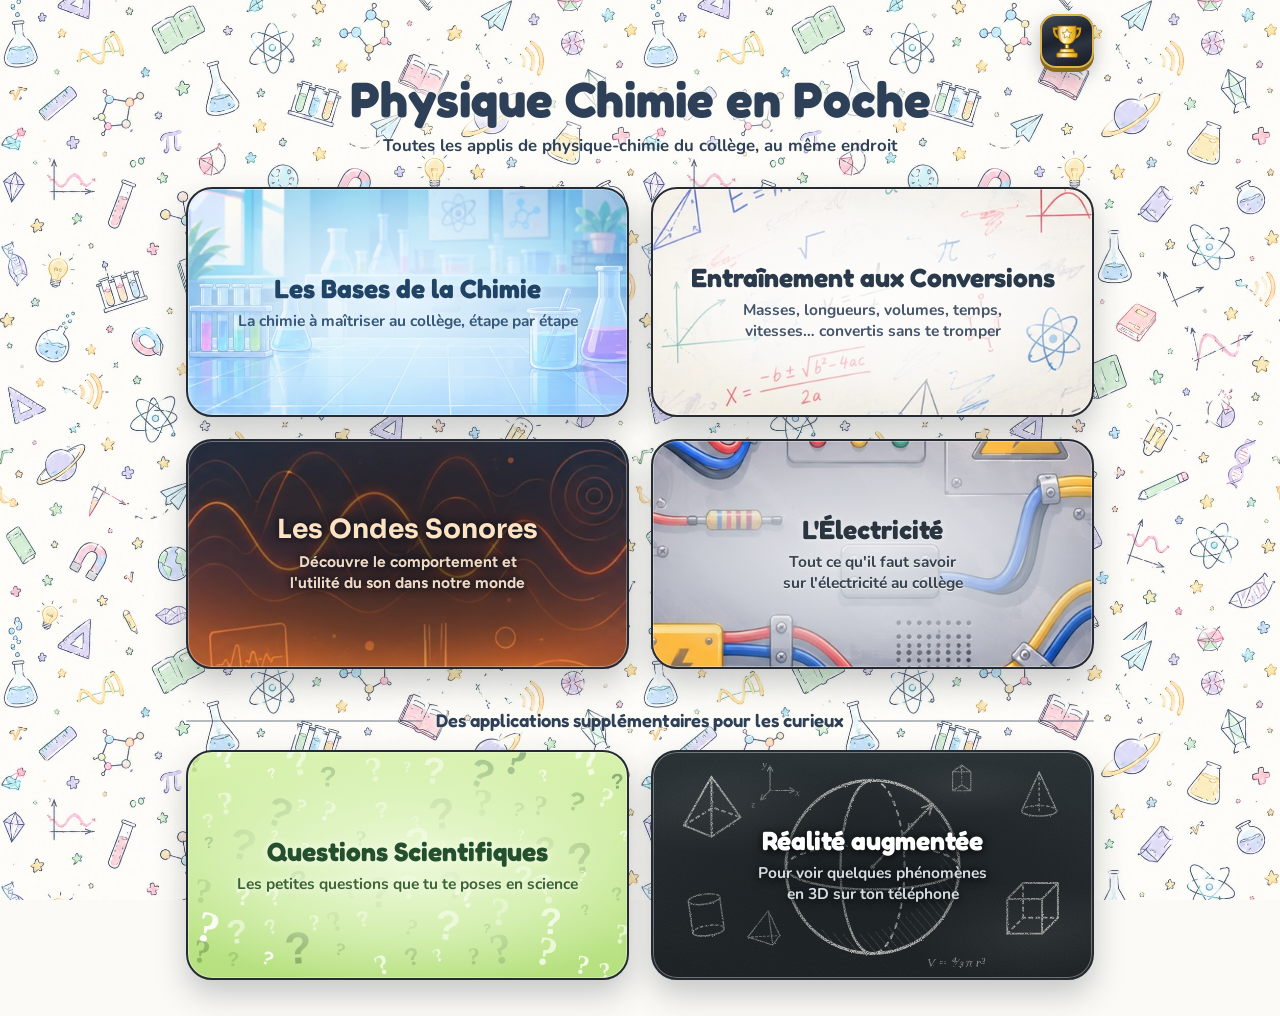
<file: index.html>
<!DOCTYPE html>
<html lang="fr">
<head>
<meta charset="UTF-8">
<meta name="viewport" content="width=device-width, initial-scale=1, viewport-fit=cover">
<meta name="theme-color" content="#FBFAF6">
<title>Physique Chimie en Poche</title>
<!-- Icône et nom quand l'appli est ajoutée à l'écran d'accueil du téléphone -->
<link rel="manifest" href="manifest.webmanifest">
<link rel="icon" href="portail/icone-32.png" type="image/png" sizes="32x32">
<link rel="apple-touch-icon" href="portail/icone-180.png">
<meta name="apple-mobile-web-app-capable" content="yes">
<meta name="mobile-web-app-capable" content="yes">
<meta name="apple-mobile-web-app-title" content="PC en Poche">
<meta name="apple-mobile-web-app-status-bar-style" content="default">
<link rel="stylesheet" href="portail/polices/polices.css">
<link rel="stylesheet" href="portail/style.css">
</head>
<body>
  <main class="portail">
    <!-- Bouton des trophées (accomplissements dans toutes les applis) : portail/trophees.js et portail/trophees-page.js -->
    <div class="barre">
      <button type="button" class="trophees-btn" id="trophees-btn" aria-label="Mes trophées" aria-controls="trophees"></button>
    </div>
    <header class="titre">
      <h1>Physique Chimie en Poche</h1>
      <p>Toutes les applis de physique-chimie du collège, au même endroit</p>
    </header>

    <!-- Chaque encadré a pour fond l'illustration de son appli (portail/encadre-*.jpg) et reprend sa police -->
    <nav class="applis" aria-label="Modules de cours">
      <a class="appli appli--chimie" href="apps/chimie/index.html?v=202610311205">
        <span class="appli__titre">Les Bases de la Chimie</span>
        <span class="appli__texte">La chimie à maîtriser au collège, étape par étape</span>
      </a>
      <a class="appli appli--conversions" href="apps/conversions/index.html?v=202610311205">
        <span class="appli__titre">Entraînement aux Conversions</span>
        <span class="appli__texte">Masses, longueurs, volumes, temps, vitesses… convertis sans te tromper</span>
      </a>
      <a class="appli appli--ondes" href="apps/ondes/index.html?v=202611101731">
        <span class="appli__titre">Les Ondes Sonores</span>
        <span class="appli__texte">Découvre le comportement et l'utilité du son dans notre monde</span>
      </a>
      <a class="appli appli--electricite" href="apps/electricite/index.html?v=202610311205">
        <span class="appli__titre">L'Électricité</span>
        <span class="appli__texte">Tout ce qu'il faut savoir sur l'électricité au collège</span>
      </a>
    </nav>

    <!-- Modules supplémentaires : toujours SOUS les modules de cours (ajouter les nouvelles applis de cours dans la liste au-dessus) -->
    <section class="bonus">
      <h2 class="bonus__titre">Des applications supplémentaires pour les curieux</h2>
      <nav class="applis" aria-label="Applications supplémentaires">
        <a class="appli appli--questions" href="apps/questions/index.html?v=202610311205">
          <span class="appli__titre">Questions Scientifiques</span>
          <span class="appli__texte">Les petites questions que tu te poses en science</span>
        </a>
        <a class="appli appli--realite" href="apps/realite/index.html?v=202610311205">
          <span class="appli__titre">Réalité augmentée</span>
          <span class="appli__texte">Pour voir quelques phénomènes en 3D sur ton téléphone</span>
        </a>
      </nav>
    </section>
  </main>

  <!-- Liste des trophées -->
  <div class="trophees" id="trophees" hidden role="dialog" aria-modal="true" aria-labelledby="trophees-titre">
    <div class="trophees__boite">
      <div class="trophees__tete">
        <div>
          <h2 id="trophees-titre">Mes trophées</h2>
          <p id="trophees-compte"></p>
        </div>
        <button type="button" class="trophees__fermer" id="trophees-fermer" aria-label="Fermer">✕</button>
      </div>
      <ul class="trophees__liste" id="trophees-liste"></ul>
    </div>
  </div>

  <script src="portail/stockage.js"></script>
  <script src="portail/trophees.js"></script>
  <script src="portail/trophees-page.js"></script>
</body>
</html>
</file>
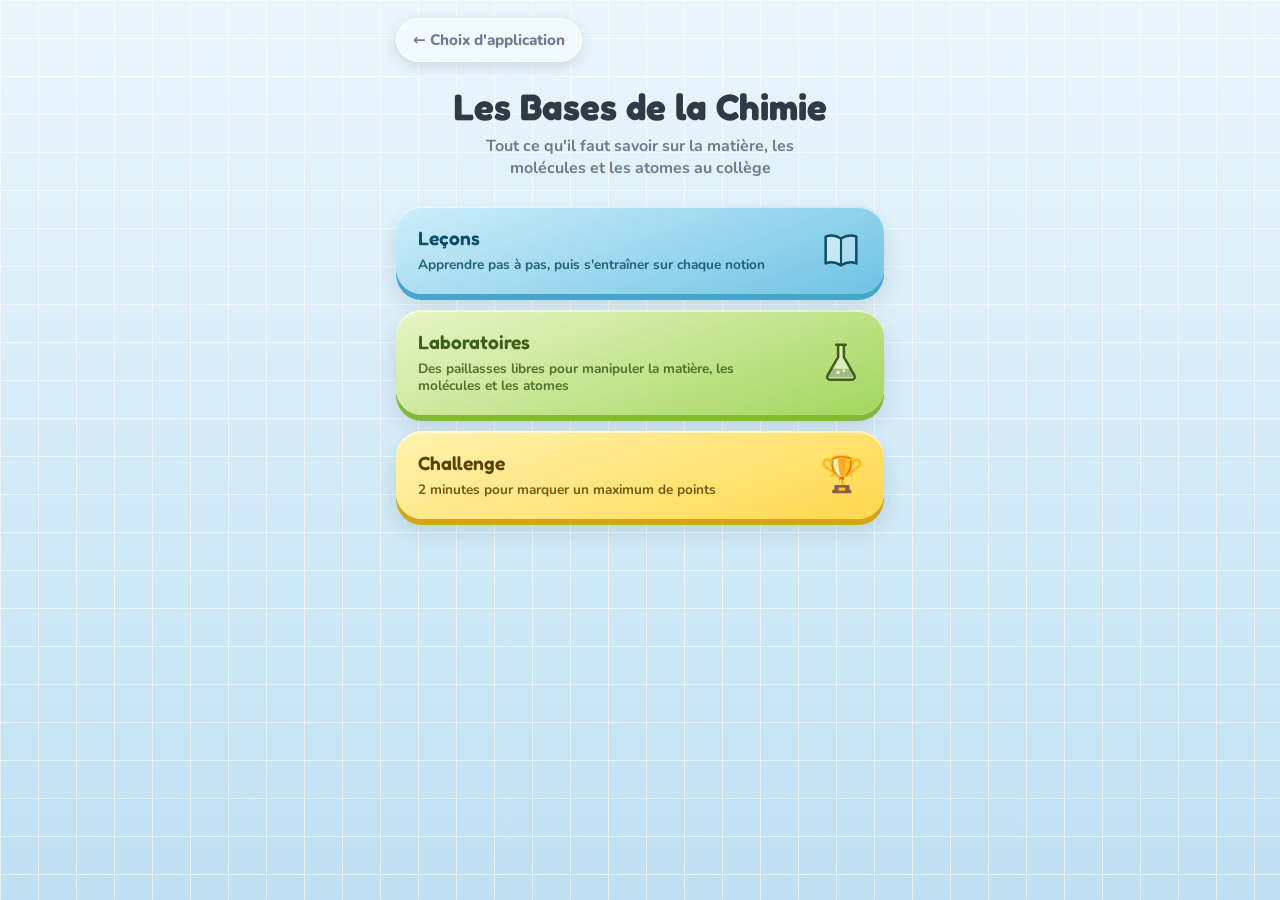
<file: apps/chimie/index.html>
<!DOCTYPE html>
<html lang="fr">
<head>
<meta charset="UTF-8">
<meta name="viewport" content="width=device-width, initial-scale=1, viewport-fit=cover">
<title>Les Bases de la Chimie</title>
<link rel="stylesheet" href="../../portail/polices/polices.css">
<link rel="stylesheet" href="style.css">
</head>
<body data-theme="home">

  <!-- ÉCRAN : ACCUEIL -->
  <section id="screen-home" class="screen active">
    <h1 class="app-title">Les Bases de la Chimie</h1>
    <p class="app-subtitle">Tout ce qu'il faut savoir sur la matière, les molécules et les atomes au collège</p>

    <div class="mode-list">
      <button type="button" id="btn-lessons" class="mode-btn mode-btn--blue mode-btn--icon">
        <span class="mode-btn__title">Leçons</span>
        <span class="mode-btn__subtitle">Apprendre pas à pas, puis s'entraîner sur chaque notion</span>
        <svg class="mode-btn__ico" viewBox="0 0 48 48" aria-hidden="true"><path d="M8 10q8-3 16 2v28q-8-5-16-2z" fill="#fff" fill-opacity=".55"/><path d="M40 10q-8-3-16 2v28q8-5 16-2z" fill="#fff" fill-opacity=".35"/><path d="M8 10q8-3 16 2 8-5 16-2v28q-8-3-16 2-8-5-16-2z" fill="none" stroke="currentColor" stroke-width="2.6" stroke-linejoin="round"/><path d="M24 12v28" stroke="currentColor" stroke-width="2.2"/></svg>
      </button>
      <button type="button" id="btn-labo" class="mode-btn mode-btn--green mode-btn--icon">
        <span class="mode-btn__title">Laboratoires</span>
        <span class="mode-btn__subtitle">Des paillasses libres pour manipuler la matière, les molécules et les atomes</span>
        <svg class="mode-btn__ico" viewBox="0 0 48 48" aria-hidden="true"><path d="M19 6h10M21 6v13L10 38a3 3 0 0 0 2.6 4.5h22.8A3 3 0 0 0 38 38L27 19V6" fill="#fff" fill-opacity=".5" stroke="currentColor" stroke-width="2.6" stroke-linejoin="round" stroke-linecap="round"/><path d="M14.5 31h19l3.3 6a2 2 0 0 1-1.8 3H13a2 2 0 0 1-1.8-3z" fill="currentColor" fill-opacity=".35"/><circle cx="21" cy="35" r="1.8" fill="#fff"/><circle cx="27" cy="33" r="1.3" fill="#fff"/></svg>
      </button>
      <button type="button" id="btn-challenge" class="mode-btn mode-btn--yellow mode-btn--trophy">
        <span class="mode-btn__title">Challenge</span>
        <span class="mode-btn__subtitle">2 minutes pour marquer un maximum de points</span>
        <span class="mode-btn__best" id="home-best" hidden></span>
        <span class="mode-btn__trophy" aria-hidden="true">🏆</span>
      </button>
    </div>
  </section>

  <!-- ÉCRAN : MENU DES LEÇONS (cartes générées par lessons.js) -->
  <section id="screen-lessons" class="screen">
    <button type="button" class="btn-back" id="btn-back-lessons">← Retour</button>
    <h1 class="app-title">Leçons</h1>
    <p class="app-subtitle">Choisis une leçon : suis-la pas à pas ou entraîne-toi</p>
    <div id="lessons-list"></div>
  </section>

  <!-- ÉCRAN : LABORATOIRE (choix d'une paillasse) -->
  <section id="screen-labo" class="screen">
    <button type="button" class="btn-back" id="btn-back-labo">← Retour</button>
    <h1 class="app-title">Laboratoires</h1>
    <p class="app-subtitle">Choisis une paillasse et manipule librement</p>
    <div class="mode-list" id="labo-list"></div>
  </section>

  <!-- ÉCRAN : LEÇON SUR LE pH (bécher des ions, puis labo du papier pH) -->
  <section id="screen-ph" class="screen screen--sandbox screen--k4">
    <button type="button" class="btn-back" id="btn-back-ph">← Retour</button>
    <h1 class="app-title app-title--small">Acides et bases</h1>
    <div class="ph-card" id="ph-ions-view">
      <div class="ph-ions">
        <div class="ph-beaker" id="ph-beaker"></div>
        <div class="ph-readout">
          <div class="ph-value"><span>pH =</span><b id="ph-num">7</b></div>
          <p class="ph-kind" id="ph-kind">Solution neutre</p>
        </div>
      </div>
      <div class="ph-scale" aria-hidden="true">
        <div class="ph-bar"></div>
        <div class="ph-ticks"><span>0</span><span>7</span><span>14</span></div>
        <div class="ph-zones"><span class="ph-z--acid">Acide</span><span class="ph-z--neutral">Neutre</span><span class="ph-z--base">Basique</span></div>
      </div>
      <input type="range" id="ph-range" class="ph-range" min="0" max="14" step="1" value="7" aria-label="Valeur du pH">
    </div>
    <div id="ph-lab-host"></div>
  </section>

  <!-- ÉCRANS : LABO DU PAPIER pH (paillasse, entraînement, question du Challenge ; générés par ph-lab.js) -->
  <section id="screen-phlab" class="screen screen--sandbox screen--k4"></section>
  <section id="screen-phlab-test" class="screen screen--sandbox screen--k4"></section>
  <section id="screen-phlab-ch" class="screen screen--sandbox screen--k4"></section>

  <!-- ÉCRAN : ENTRAÎNEMENT À CHOIX MULTIPLES (questions générées par qcm.js) -->
  <section id="screen-qcm" class="screen screen--sandbox">
    <button type="button" class="btn-back" id="btn-back-qcm">← Retour</button>
    <h1 class="app-title app-title--small" id="qcm-title">Entraînement</h1>
    <div class="exercise-topbar"><span class="ex-score" id="qcm-score">Score : 0 / 0</span></div>
    <div id="qcm-host"></div>
    <div class="ex-actions"><button type="button" class="btn-primary" id="btn-qcm-next" style="display:none;">Question suivante</button></div>
  </section>

  <!-- ÉCRAN : CHALLENGE (règles, meilleurs scores) -->
  <section id="screen-challenge" class="screen">
    <button type="button" class="btn-back" id="btn-back-challenge">← Retour</button>
    <h1 class="app-title">Challenge</h1>
    <p class="app-subtitle">2 minutes pour marquer un maximum de points !</p>
    <div class="ch-rules">
      <div class="ch-rule"><b>1 pt</b><span>Question à choix</span></div>
      <div class="ch-rule"><b>3 pts</b><span>Construire ou identifier un atome, un ion, une molécule</span></div>
      <div class="ch-rule"><b>5 pts</b><span>Expérience : équation, ion ou substance à trouver</span></div>
    </div>
    <p class="ch-rules__more">Chaque erreur fait perdre 1 point à la question en cours. Passer une question coûte 5 secondes.</p>
    <div class="ch-bests" id="ch-bests"></div>
    <!-- Solo : une silhouette ; Duel : deux silhouettes séparées par un éclair -->
    <div class="ch-modes">
      <button type="button" class="mode-btn mode-btn--yellow ch-mode" id="btn-ch-solo">
        <svg class="ch-mode__ico" viewBox="0 0 120 56" aria-hidden="true"><circle cx="60" cy="15" r="9" fill="currentColor"/><path d="M44 54v-8a16 16 0 0 1 32 0v8z" fill="currentColor"/></svg>
        <span class="mode-btn__title">Mode Solo</span>
        <span class="mode-btn__subtitle">Bats ton meilleur score</span>
      </button>
      <button type="button" class="mode-btn mode-btn--orange ch-mode" id="btn-ch-duel">
        <svg class="ch-mode__ico" viewBox="0 0 120 56" aria-hidden="true"><circle cx="24" cy="15" r="9" fill="currentColor"/><path d="M8 54v-8a16 16 0 0 1 32 0v8z" fill="currentColor"/><path d="M64 4L50 30h10l-6 22 18-30H61l7-18z" fill="#FFD84D" stroke="#B8860B" stroke-width="2" stroke-linejoin="round"/><circle cx="96" cy="15" r="9" fill="currentColor"/><path d="M80 54v-8a16 16 0 0 1 32 0v8z" fill="currentColor"/></svg>
        <span class="mode-btn__title">Mode Duel</span>
        <span class="mode-btn__subtitle">Les mêmes questions que ton adversaire</span>
      </button>
    </div>
  </section>

  <!-- ÉCRAN : QUESTION À CHOIX DU CHALLENGE -->
  <section id="screen-ch-qcm" class="screen screen--sandbox">
    <div id="ch-qcm-host"></div>
  </section>

  <!-- ÉCRAN : RÉSULTATS DU CHALLENGE -->
  <section id="screen-ch-results" class="screen">
    <div id="ch-results"></div>
  </section>

  <!-- ÉCRAN : MODE 1-1-COURS (bac à sable de construction moléculaire) -->
  <section id="screen-mode1-1" class="screen screen--sandbox screen--b1">
    <button type="button" class="btn-back" id="btn-back-to-mode1">← Retour</button>
    <h1 class="app-title app-title--small">Construire une molécule</h1>
    <p class="app-subtitle">Construis ta molécule atome par atome et trouve sa formule chimique</p>

    <div class="sandbox-layout">
      <div class="atoms-panel" id="atoms-panel" aria-label="Tableau des 20 premiers atomes"></div>
      <div class="drop-zone-wrapper">
        <div class="drop-zone" id="drop-zone" aria-label="Zone de dépôt"></div>
        <button type="button" class="btn-clear" id="btn-clear">Effacer</button>
      </div>
    </div>

    <div class="formula-display">
      <div class="formula-brute" id="formula-brute"></div>
      <div class="formula-name" id="formula-name"></div>
    </div>
  </section>

  <!-- ÉCRAN : MODE 1-1-EXERCICE (identifier / construire) -->
  <section id="screen-exercise1-2" class="screen screen--sandbox screen--b2">
    <button type="button" class="btn-back" id="btn-back-to-mode1-ex">← Retour</button>
    <h1 class="app-title app-title--small">S'exercer avec les formules</h1>

    <div class="exercise-topbar">
      <span class="ex-score" id="ex-score">Score : 0 / 0</span>
    </div>

    <div id="ex-identify-panel" class="ex-subpanel">
      <p class="app-subtitle">Quelle est la formule chimique de cette molécule ?</p>
      <div class="ex-preview-zone drop-zone" id="ex-preview-zone" aria-label="Molécule à identifier"></div>
      <div class="ex-formula-preview" id="ex-formula-preview"></div>
      <input type="text" id="ex-formula-input" class="ex-formula-input"
        autocomplete="off" autocapitalize="off" autocorrect="off" spellcheck="false" placeholder="Ex : H₂O">
    </div>

    <div id="ex-build-panel" class="ex-subpanel ex-build-panel">
      <p class="app-subtitle">Construis la molécule suivante</p>
      <div class="ex-target-formula" id="ex-target-formula"></div>
      <div class="ex-formula-preview ex-build-name" id="ex-build-name"></div>
      <div class="sandbox-layout sandbox-layout--compact">
        <div class="atoms-panel" id="atoms-panel-ex" aria-label="Tableau des 20 premiers atomes"></div>
        <div class="drop-zone-wrapper">
          <div class="drop-zone" id="drop-zone-ex" aria-label="Zone de dépôt"></div>
          <button type="button" class="btn-clear" id="btn-clear-ex">Effacer</button>
        </div>
      </div>
    </div>

    <p class="ex-feedback" id="ex-feedback"></p>

    <div class="ex-actions">
      <button type="button" class="btn-primary" id="btn-ex-validate">Valider</button>
      <button type="button" class="btn-primary btn-primary--alt" id="btn-ex-skip">Molécule suivante</button>
    </div>
  </section>

  <!-- ÉCRAN : MODE 1-2-COURS (Décrire une transformation chimique) -->
  <section id="screen-equations-cours" class="screen screen--sandbox screen--b3">
    <button type="button" class="btn-back" id="btn-back-to-mode1-eqc">← Retour</button>
    <h1 class="app-title app-title--small">Décrire une transformation</h1>
    <p class="eq-instruction-main" id="eqc-instruction-main"></p>
    <p class="eq-instruction-sub" id="eqc-instruction-sub"></p>

    <div class="eq-phrase" id="eqc-phrase"></div>
    <div class="eq-equation" id="eqc-equation" style="display:none;"></div>

    <p class="ex-feedback" id="eqc-feedback"></p>

    <div class="ex-actions">
      <button type="button" class="btn-secondary" id="btn-eqc-catalog">Voir le catalogue</button>
      <button type="button" class="btn-primary" id="btn-eqc-next-step" style="display:none;">Suivant</button>
      <button type="button" class="btn-primary" id="btn-eqc-validate" style="display:none;">Valider</button>
      <button type="button" class="btn-primary btn-primary--alt" id="btn-eqc-new" style="display:none;">Nouvelle transformation</button>
    </div>

    <div class="eq-catalog-overlay" id="eqc-catalog-overlay">
      <div class="eq-catalog-panel">
        <h2 class="eq-catalog-title">Catalogue des substances</h2>
        <input type="text" id="eqc-catalog-search" class="eq-catalog-search" placeholder="Rechercher un nom ou une formule…">
        <div class="eq-catalog-list" id="eqc-catalog-list"></div>
        <button type="button" class="btn-primary" id="btn-eqc-catalog-close">Fermer</button>
      </div>
    </div>
  </section>

  <!-- ÉCRAN : MODE 1-2-EXERCICE (équations à compléter) -->
  <section id="screen-equations-exercice" class="screen screen--sandbox screen--yellow">
    <button type="button" class="btn-back" id="btn-back-to-mode1-eqx">← Retour</button>
    <h1 class="app-title app-title--small">Écrire une équation chimique</h1>

    <div class="exercise-topbar">
      <span class="ex-score" id="eqx-score">Score : 0 / 0</span>
    </div>

    <div class="eq-phrase" id="eqx-phrase"></div>
    <div class="eq-equation" id="eqx-equation"></div>

    <p class="ex-feedback" id="eqx-feedback"></p>

    <div class="ex-actions">
      <button type="button" class="btn-secondary" id="btn-eqx-catalog">Voir le catalogue</button>
      <button type="button" class="btn-primary" id="btn-eqx-validate">Valider</button>
      <button type="button" class="btn-primary btn-primary--alt" id="btn-eqx-skip">Résoudre et passer</button>
    </div>

    <div class="eq-catalog-overlay" id="eqx-catalog-overlay">
      <div class="eq-catalog-panel">
        <h2 class="eq-catalog-title">Catalogue des substances</h2>
        <input type="text" id="eqx-catalog-search" class="eq-catalog-search" placeholder="Rechercher un nom ou une formule…">
        <div class="eq-catalog-list" id="eqx-catalog-list"></div>
        <button type="button" class="btn-primary" id="btn-eqx-catalog-close">Fermer</button>
      </div>
    </div>
  </section>

  <!-- ÉCRAN : ENTRAÎNEMENT « Équilibrer une équation » -->
  <section id="screen-balance-exercice" class="screen screen--sandbox screen--orange">
    <button type="button" class="btn-back" id="btn-back-to-practice-bx">← Retour</button>
    <h1 class="app-title app-title--small">Équilibrer une équation</h1>
    <div class="exercise-topbar">
      <span class="ex-score" id="bx-score">Score : 0 / 0</span>
    </div>
    <p class="app-subtitle">Équilibre l'équation chimique pour la rendre correcte</p>

    <div class="bal-scene">
      <div class="bal-row" id="bx-row"></div>
      <div class="bal-chips" id="bx-chips"></div>
    </div>
    <div class="bal-equation bal-equation--fit" id="bx-equation"></div>

    <p class="ex-feedback" id="bx-feedback"></p>

    <div class="ex-actions">
      <button type="button" class="btn-primary" id="btn-bx-validate">Valider</button>
      <button type="button" class="btn-primary btn-primary--alt" id="btn-bx-skip" style="display:none;">Résoudre et passer</button>
    </div>
  </section>

  <!-- ÉCRAN : QUESTION D'ÉQUATION DU CHALLENGE (écrire ou équilibrer, géré par expert-app.js) -->
  <section id="screen-expert" class="screen screen--sandbox screen--red">
    <h1 class="exp-instruction" id="exp-instruction"></h1>

    <div id="exp-run">
      <div class="eq-phrase" id="exp-phrase"></div>

      <div class="bal-scene" id="exp-scene">
        <div class="bal-row" id="exp-row"></div>
        <div class="exp-scene-foot" id="exp-scene-foot"></div>
      </div>

      <div class="eq-equation" id="exp-equation"></div>
      <div class="exp-cat-q1" id="exp-cat-q1">
        <button type="button" class="btn-secondary" id="btn-exp-catalog">Voir le catalogue</button>
      </div>

      <p class="ex-feedback" id="exp-feedback"></p>

      <div class="ex-actions">
        <button type="button" class="btn-primary" id="btn-exp-validate">Valider</button>
      </div>
    </div>

    <div class="eq-catalog-overlay" id="exp-catalog-overlay">
      <div class="eq-catalog-panel">
        <h2 class="eq-catalog-title">Catalogue des substances</h2>
        <input type="text" id="exp-catalog-search" class="eq-catalog-search" placeholder="Rechercher un nom ou une formule…">
        <div class="eq-catalog-list" id="exp-catalog-list"></div>
        <button type="button" class="btn-primary" id="btn-exp-catalog-close">Fermer</button>
      </div>
    </div>
  </section>

  <!-- ÉCRAN : MODE 1-2-ÉQUILIBRER (tuto pas à pas) -->
  <section id="screen-balance" class="screen screen--sandbox screen--b4">
    <button type="button" class="btn-back" id="btn-back-to-mode1-bal">← Retour</button>
    <h1 class="app-title app-title--small">Équilibrer une équation chimique</h1>
    <p class="bal-text" id="bal-text"></p>

    <div class="bal-scene">
      <div class="bal-row" id="bal-row"></div>
      <div class="bal-chips" id="bal-chips"></div>
    </div>
    <div class="bal-equation" id="bal-equation"></div>

    <p class="ex-feedback" id="bal-feedback"></p>

    <div class="ex-actions">
      <button type="button" class="btn-secondary" id="btn-bal-prev">Précédent</button>
      <button type="button" class="btn-primary" id="btn-bal-next">Suivant</button>
      <button type="button" class="btn-primary btn-primary--alt" id="btn-bal-redo" style="display:none;">Refaire le tuto</button>
      <button type="button" class="btn-primary" id="btn-bal-menu" style="display:none;">Retour aux leçons</button>
    </div>
  </section>

  <!-- ÉCRAN : MODE 2-1-COURS (Construis ton atome) -->
  <section id="screen-atom-cours" class="screen screen--sandbox screen--g1">
    <button type="button" class="btn-back" id="btn-back-to-mode2">← Retour</button>
    <h1 class="app-title app-title--small">Construire un atome</h1>
    <p class="app-subtitle">Clique sur des protons, neutrons et électrons pour construire ton atome.</p>

    <div class="atom-layout">
      <div class="atom-schema">
        <div class="atom-spin">
          <div class="atom-nucleus-wrap" id="atom-nucleus-wrap"></div>
          <div class="atom-electrons-wrap" id="atom-electrons-wrap"></div>
        </div>
      </div>
      <div class="atom-info">
        <div class="atom-cell" id="atom-cell">
          <span class="element-mass" id="atom-info-mass"></span>
          <span class="element-number" id="atom-info-number"></span>
          <span class="element-symbol" id="atom-info-symbol">?</span>
          <span class="element-name" id="atom-info-name"></span>
        </div>
        <p class="atom-proton-msg" id="atom-proton-msg"></p>
        <p class="atom-neutral-msg" id="atom-neutral-msg"></p>
      </div>
    </div>

    <p class="atom-limit-msg" id="atom-limit-msg"></p>

    <div class="atom-particle-bar">
      <button type="button" class="atom-particle-btn atom-particle-btn--proton" id="btn-add-proton">+ Proton (0)</button>
      <button type="button" class="atom-particle-btn atom-particle-btn--neutron" id="btn-add-neutron">+ Neutron (0)</button>
      <button type="button" class="atom-particle-btn atom-particle-btn--electron" id="btn-add-electron">+ Électron (0)</button>
    </div>

    <div class="ex-actions">
      <button type="button" class="btn-secondary" id="btn-atom-select">Sélectionner un atome</button>
      <button type="button" class="btn-clear btn-clear--static" id="btn-atom-clear">Effacer</button>
    </div>

    <div class="eq-catalog-overlay" id="atom-picker-overlay">
      <div class="eq-catalog-panel atom-picker-panel">
        <h2 class="eq-catalog-title">Choisis un atome</h2>
        <div class="atoms-panel atom-picker-grid" id="atom-picker-grid"></div>
        <button type="button" class="btn-primary" id="btn-atom-picker-close">Fermer</button>
      </div>
    </div>
  </section>

  <!-- ÉCRAN : S'EXERCER AVEC LES ATOMES (contenu généré par ions-app.js) -->
  <section id="screen-atom-exercice" class="screen screen--sandbox screen--g2"></section>

  <!-- ÉCRAN : TUTO DES IONS (Découvrir les ions) -->
  <section id="screen-ion-cours" class="screen screen--sandbox screen--g3">
    <button type="button" class="btn-back" id="btn-back-to-mode2-ion">← Retour</button>
    <h1 class="app-title app-title--small">Découvrir les ions</h1>

    <div id="ionc-main">
      <p class="ion-text" id="ionc-text"></p>
      <p class="ion-instruction" id="ionc-instruction"></p>
      <p class="ion-tip" id="ionc-tip"></p>
      <div class="atom-cell atom-cell--target" id="ionc-target"></div>

      <div class="atom-layout">
        <div class="atom-schema">
          <div class="atom-spin">
            <div class="atom-nucleus-wrap" id="ionc-nucleus-wrap"></div>
            <div class="atom-electrons-wrap" id="ionc-electrons-wrap"></div>
          </div>
        </div>
        <div class="atom-info">
          <div class="atom-cell">
            <span class="element-mass" id="ionc-info-mass"></span>
            <span class="element-number" id="ionc-info-number"></span>
            <span class="element-symbol" id="ionc-info-symbol">?</span>
            <span class="element-name" id="ionc-info-name"></span>
          </div>
          <p class="atom-neutral-msg" id="ionc-neutral"></p>
        </div>
      </div>
      <p class="atom-limit-msg" id="ionc-limit"></p>

      <div class="atom-particle-bar">
        <button type="button" class="atom-particle-btn atom-particle-btn--proton" id="btn-ionc-add-proton">+ Proton (0)</button>
        <button type="button" class="atom-particle-btn atom-particle-btn--neutron" id="btn-ionc-add-neutron">+ Neutron (0)</button>
        <button type="button" class="atom-particle-btn atom-particle-btn--electron" id="btn-ionc-add-electron">+ Électron (0)</button>
      </div>

      <p class="ex-feedback" id="ionc-feedback"></p>

      <div class="ex-actions">
        <button type="button" class="btn-clear btn-clear--static" id="btn-ionc-clear">Effacer</button>
        <button type="button" class="btn-secondary" id="btn-ionc-prev">Précédent</button>
        <button type="button" class="btn-primary" id="btn-ionc-next">Suivant</button>
      </div>
    </div>

    <div id="ionc-recap" style="display:none;">
      <div class="ion-recap-card">
        <h2 class="ion-recap-title">À retenir</h2>
        <p class="ion-text">Un ion est un atome qui a gagné ou perdu des électrons, on indique ce changement par un signe et un chiffre en haut du symbole</p>
        <p class="ion-recap-bold">Il y a deux cas possibles</p>
        <div class="ion-cases">
          <div class="ion-case">
            <p>Un ion avec un « <span class="ion-pos">+</span> » est <span class="ion-pos">positif</span>, il a <span class="ion-pos">perdu</span> 1, 2, 3… électrons.</p>
            <div class="ion-examples ion-pos"><span>Na<sup class="ion-charge">+</sup></span><span>Fe<sup class="ion-charge">2+</sup></span><span>Al<sup class="ion-charge">3+</sup></span></div>
          </div>
          <div class="ion-case ion-case--right">
            <p>Un ion avec un « <span class="ion-neg">&minus;</span> » est <span class="ion-neg">négatif</span>, il a <span class="ion-neg">gagné</span> 1, 2, 3… électrons.</p>
            <div class="ion-examples ion-neg"><span>Cl<sup class="ion-charge">&minus;</sup></span><span>O<sup class="ion-charge">2&minus;</sup></span><span>N<sup class="ion-charge">3&minus;</sup></span></div>
          </div>
        </div>
        <div class="ex-actions">
          <button type="button" class="btn-primary btn-primary--alt" id="btn-ionc-again">Essayer un autre ion</button>
          <button type="button" class="btn-primary" id="btn-ionc-menu">Retour aux leçons</button>
        </div>
      </div>
    </div>
  </section>

  <!-- ÉCRAN : exercice ions (contenu généré par ions-app.js) -->
  <section id="screen-ion-exercice" class="screen screen--sandbox screen--g4"></section>

  <!-- ÉCRANS : LABO D'IDENTIFICATION DES IONS (contenu généré par lab-app.js) -->
  <section id="screen-lab" class="screen screen--sandbox screen--g5"></section>
  <section id="screen-lab-test" class="screen screen--sandbox screen--g5"></section>

  <!-- ÉCRANS : QUESTIONS ATOMES, IONS ET LABO DU CHALLENGE (générés par ions-app.js / lab-app.js) -->
  <section id="screen-atom-expert-q" class="screen screen--sandbox screen--g2"></section>
  <section id="screen-atom-expert-lab" class="screen screen--sandbox screen--g5"></section>

  <!-- ÉCRAN : CHANGEMENTS D'ÉTATS (laboratoire : l'eau) -->
  <section id="screen-states" class="screen screen--sandbox screen--r1">
    <button type="button" class="btn-back" id="btn-back-to-mode3">← Retour</button>
    <h1 class="app-title app-title--small">Changements d'états</h1>

    <div class="st-name" id="st-name" aria-live="polite"></div>

    <div class="st-stagewrap">
    <div class="st-stage">
      <svg viewBox="0 0 300 300" class="st-svg" id="st-svg" role="img" aria-label="Un bécher d'eau posé sur un réchaud à gaz">
        <defs>
          <clipPath id="st-clip"><rect x="92" y="38" width="116" height="146"/></clipPath>
          <linearGradient id="st-wg" x1="0" y1="0" x2="0" y2="1"><stop offset="0" stop-color="#8ED3F5"/><stop offset="1" stop-color="#4FA9DC"/></linearGradient>
          <radialGradient id="st-gg"><stop offset="0" stop-color="#fff" stop-opacity=".95"/><stop offset="1" stop-color="#fff" stop-opacity="0"/></radialGradient>
          <linearGradient id="st-fg" x1="0" y1="1" x2="0" y2="0"><stop offset="0" stop-color="#FF9F1C"/><stop offset="1" stop-color="#FFE066"/></linearGradient>
          <filter id="st-blur"><feGaussianBlur stdDeviation="2.5"/></filter>
        </defs>

        <!-- Réchaud -->
        <path d="M126 262h48l8 18h-64z" fill="#6B7886"/>
        <rect x="142" y="250" width="16" height="14" fill="#8996A3"/>
        <rect x="122" y="240" width="56" height="11" rx="5" fill="#59656F" id="st-head"/>
        <path d="M178 272h40q12 0 12-12" fill="none" stroke="#59656F" stroke-width="4" stroke-linecap="round"/>
        <!-- Trépied -->
        <path d="M100 190h100M106 190l-6 52M194 190l6 52" stroke="#7A8794" stroke-width="4" stroke-linecap="round" fill="none"/>

        <!-- Flamme -->
        <g id="st-flame" class="st-flame">
          <path class="st-f f1" d="M132 240c-8-8-7-18 0-30 7 12 8 22 0 30z" fill="url(#st-fg)"/>
          <path class="st-f f2" d="M150 240c-10-10-9-24 0-42 9 18 10 32 0 42z" fill="url(#st-fg)"/>
          <path class="st-f f3" d="M168 240c-8-8-7-18 0-30 7 12 8 22 0 30z" fill="url(#st-fg)"/>
          <path class="st-f f4" d="M141 240c-4-5-3-10 0-17 3 7 4 12 0 17z" fill="#FFF3B0"/>
          <path class="st-f f5" d="M159 240c-4-5-3-10 0-17 3 7 4 12 0 17z" fill="#FFF3B0"/>
        </g>

        <!-- Fond du bécher -->
        <rect x="92" y="38" width="116" height="146" fill="rgba(215,235,247,.35)"/>

        <!-- Contenu -->
        <g clip-path="url(#st-clip)">
          <g id="st-water" class="st-item" style="display:none">
            <path d="M92 139q14-8 29 0t29 0 29 0 29 0V184H92z" fill="url(#st-wg)" opacity=".9"/>
            <path d="M92 139q14-8 29 0t29 0 29 0 29 0" fill="none" stroke="#fff" stroke-width="2" opacity=".6"/>
          </g>
          <g id="st-gas" class="st-item" style="display:none" filter="url(#st-blur)">
            <circle class="st-g g1" cx="125" cy="150" r="22" fill="url(#st-gg)"/>
            <circle class="st-g g2" cx="170" cy="130" r="26" fill="url(#st-gg)"/>
            <circle class="st-g g3" cx="140" cy="95" r="22" fill="url(#st-gg)"/>
            <circle class="st-g g4" cx="180" cy="168" r="18" fill="url(#st-gg)"/>
            <circle class="st-g g5" cx="115" cy="68" r="16" fill="url(#st-gg)"/>
            <circle class="st-g g6" cx="165" cy="70" r="20" fill="url(#st-gg)"/>
          </g>
        </g>
        <rect id="st-stream" x="146" y="0" width="8" height="120" rx="4" fill="#6FC0EC" style="display:none"/>
        <g id="st-ice" class="st-item" style="display:none">
          <rect x="121" y="122" width="58" height="62" rx="9" fill="#D4F0FF" stroke="#8CC7E6" stroke-width="2.5" opacity=".95"/>
          <path d="M130 133h14M130 133v16" stroke="#fff" stroke-width="4" stroke-linecap="round"/>
        </g>
        <!-- Représentation microscopique -->
        <g id="st-micro"></g>

        <!-- Verre -->
        <path d="M86 38h10M204 38h10M92 38V176q0 8 8 8h100q8 0 8-8V38" fill="none" stroke="#7F9DB3" stroke-width="4" stroke-linecap="round" stroke-linejoin="round"/>
        <path d="M188 80h16M194 105h10M188 130h16M194 155h10" stroke="#7F9DB3" stroke-width="2" stroke-linecap="round" opacity=".7"/>
      </svg>
    </div>
    <div class="st-side" id="st-side" style="visibility:hidden">
      <div class="st-lens" id="st-lens">
        <svg id="st-ico-lens" viewBox="0 0 24 24" fill="none" stroke="#8A2A20" stroke-width="2.4" stroke-linecap="round"><circle cx="10" cy="10" r="6.5" fill="#fff" fill-opacity=".6"/><path d="M15 15l6 6"/></svg>
        <svg id="st-ico-eye" viewBox="0 0 24 24" fill="none" stroke="#8A2A20" stroke-width="2.2" stroke-linecap="round" stroke-linejoin="round" style="display:none"><path d="M2 12c3-5 6-7 10-7s7 2 10 7c-3 5-6 7-10 7s-7-2-10-7z" fill="#fff" fill-opacity=".6"/><circle cx="12" cy="12" r="3" fill="#8A2A20"/></svg>
      </div>
      <button type="button" class="st-micro-btn" id="btn-st-micro">Mode Microscopique</button>
      <p class="st-legend" id="st-legend" style="display:none"><svg viewBox="0 0 24 22" aria-hidden="true"><polygon points="12,2 2,19 22,19" class="st-tri"/></svg><span>Un triangle : une molécule</span></p>
    </div>
    </div>

    <p class="st-prompt" id="st-prompt">Dans quel état veux-tu mettre l'eau ?</p>
    <div class="st-row" id="st-picks">
      <button type="button" class="st-btn st-pick st-pick--solid" data-state="solid">Solide</button>
      <button type="button" class="st-btn st-pick st-pick--liquid" data-state="liquid">Liquide</button>
      <button type="button" class="st-btn st-pick st-pick--gas" data-state="gas">Gaz</button>
    </div>

    <div class="st-row" id="st-actions" style="display:none">
      <button type="button" class="st-btn st-heat" id="btn-st-heat"><svg class="st-ico" viewBox="0 0 24 24" aria-hidden="true"><path d="M12 2c1 4 6 6 6 12a6 6 0 0 1-12 0c0-3 2-4 3-7 1 1 1 2 2 3 1-2 1-5 1-8z" fill="#E8590C" stroke="#B3400A" stroke-width="1" stroke-linejoin="round"/><path d="M12 22a3 3 0 0 1-3-3c0-2 2-3 3-5 1 2 3 3 3 5a3 3 0 0 1-3 3z" fill="#FFD43B"/></svg> Chauffer</button>
      <button type="button" class="st-btn st-cool" id="btn-st-cool"><svg class="st-ico" viewBox="0 0 24 24" aria-hidden="true" fill="none" stroke="#fff" stroke-width="2" stroke-linecap="round"><g id="sf"><path d="M12 2v20M9 4l3 3 3-3M9 20l3-3 3 3"/></g><use href="#sf" transform="rotate(60 12 12)"/><use href="#sf" transform="rotate(120 12 12)"/></svg> Refroidir</button>
    </div>

    <div class="st-retenir-wrap" id="st-retenir-wrap" style="display:none">
      <button type="button" class="mode-btn mode-btn--r st-retenir" id="btn-st-retenir"><span class="mode-btn__title">À retenir</span></button>
    </div>

    <div class="eq-catalog-overlay" id="st-overlay">
      <div class="eq-catalog-panel">
        <h2 class="eq-catalog-title">À retenir</h2>
        <div class="st-memo">
          <h3 class="st-memo__h">Les changements d'état</h3>
          <p>La <b class="st-red">fusion</b> est le passage de l'état solide à l'état liquide (la température augmente).</p>
          <p>La <b class="st-red">vaporisation</b> est le passage de l'état liquide à l'état gazeux (la température augmente).</p>
          <p>La <b class="st-blue">solidification</b> est le passage de l'état liquide à l'état solide (la température diminue).</p>
          <p>La <b class="st-blue">liquéfaction</b> est le passage de l'état gazeux à l'état liquide (la température diminue).</p>
        </div>
        <div class="st-memo">
          <h3 class="st-memo__h">La représentation microscopique</h3>
          <div class="st-micro-row"><svg class="st-illu" viewBox="0 0 100 60" aria-hidden="true"><polygon transform="translate(42.8 52.4) rotate(0)" points="0,-5.2 -4.5,2.6 4.5,2.6" class="st-tri"/><polygon transform="translate(47.6 49.8) rotate(180)" points="0,-5.2 -4.5,2.6 4.5,2.6" class="st-tri"/><polygon transform="translate(52.4 52.4) rotate(0)" points="0,-5.2 -4.5,2.6 4.5,2.6" class="st-tri"/><polygon transform="translate(57.2 49.8) rotate(180)" points="0,-5.2 -4.5,2.6 4.5,2.6" class="st-tri"/><polygon transform="translate(42.8 41.6) rotate(180)" points="0,-5.2 -4.5,2.6 4.5,2.6" class="st-tri"/><polygon transform="translate(47.6 44.2) rotate(0)" points="0,-5.2 -4.5,2.6 4.5,2.6" class="st-tri"/><polygon transform="translate(52.4 41.6) rotate(180)" points="0,-5.2 -4.5,2.6 4.5,2.6" class="st-tri"/><polygon transform="translate(57.2 44.2) rotate(0)" points="0,-5.2 -4.5,2.6 4.5,2.6" class="st-tri"/><polygon transform="translate(42.8 36.0) rotate(0)" points="0,-5.2 -4.5,2.6 4.5,2.6" class="st-tri"/><polygon transform="translate(47.6 33.4) rotate(180)" points="0,-5.2 -4.5,2.6 4.5,2.6" class="st-tri"/><polygon transform="translate(52.4 36.0) rotate(0)" points="0,-5.2 -4.5,2.6 4.5,2.6" class="st-tri"/><polygon transform="translate(57.2 33.4) rotate(180)" points="0,-5.2 -4.5,2.6 4.5,2.6" class="st-tri"/></svg><p><b>État solide :</b> les molécules sont serrées, ordonnées et immobiles.</p></div>
          <div class="st-micro-row"><svg class="st-illu" viewBox="0 0 100 60" aria-hidden="true"><polygon transform="translate(14 50) rotate(40)" points="0,-5.2 -4.5,2.6 4.5,2.6" class="st-tri"/><polygon transform="translate(27 52) rotate(200)" points="0,-5.2 -4.5,2.6 4.5,2.6" class="st-tri"/><polygon transform="translate(40 49) rotate(100)" points="0,-5.2 -4.5,2.6 4.5,2.6" class="st-tri"/><polygon transform="translate(53 52) rotate(300)" points="0,-5.2 -4.5,2.6 4.5,2.6" class="st-tri"/><polygon transform="translate(66 50) rotate(160)" points="0,-5.2 -4.5,2.6 4.5,2.6" class="st-tri"/><polygon transform="translate(79 52) rotate(10)" points="0,-5.2 -4.5,2.6 4.5,2.6" class="st-tri"/><polygon transform="translate(21 41) rotate(250)" points="0,-5.2 -4.5,2.6 4.5,2.6" class="st-tri"/><polygon transform="translate(35 40) rotate(70)" points="0,-5.2 -4.5,2.6 4.5,2.6" class="st-tri"/><polygon transform="translate(48 41) rotate(330)" points="0,-5.2 -4.5,2.6 4.5,2.6" class="st-tri"/><polygon transform="translate(61 40) rotate(120)" points="0,-5.2 -4.5,2.6 4.5,2.6" class="st-tri"/><polygon transform="translate(74 41) rotate(220)" points="0,-5.2 -4.5,2.6 4.5,2.6" class="st-tri"/><polygon transform="translate(88 50) rotate(280)" points="0,-5.2 -4.5,2.6 4.5,2.6" class="st-tri"/></svg><p><b>État liquide :</b> les molécules sont serrées mais désordonnées, elles glissent les unes sur les autres.</p></div>
          <div class="st-micro-row"><svg class="st-illu" viewBox="0 0 100 60" aria-hidden="true"><polygon transform="translate(12 12) rotate(30)" points="0,-5.2 -4.5,2.6 4.5,2.6" class="st-tri"/><polygon transform="translate(40 9) rotate(200)" points="0,-5.2 -4.5,2.6 4.5,2.6" class="st-tri"/><polygon transform="translate(70 14) rotate(110)" points="0,-5.2 -4.5,2.6 4.5,2.6" class="st-tri"/><polygon transform="translate(90 8) rotate(300)" points="0,-5.2 -4.5,2.6 4.5,2.6" class="st-tri"/><polygon transform="translate(25 30) rotate(250)" points="0,-5.2 -4.5,2.6 4.5,2.6" class="st-tri"/><polygon transform="translate(55 27) rotate(60)" points="0,-5.2 -4.5,2.6 4.5,2.6" class="st-tri"/><polygon transform="translate(82 32) rotate(160)" points="0,-5.2 -4.5,2.6 4.5,2.6" class="st-tri"/><polygon transform="translate(10 48) rotate(340)" points="0,-5.2 -4.5,2.6 4.5,2.6" class="st-tri"/><polygon transform="translate(38 44) rotate(90)" points="0,-5.2 -4.5,2.6 4.5,2.6" class="st-tri"/><polygon transform="translate(63 47) rotate(210)" points="0,-5.2 -4.5,2.6 4.5,2.6" class="st-tri"/><polygon transform="translate(88 52) rotate(20)" points="0,-5.2 -4.5,2.6 4.5,2.6" class="st-tri"/><polygon transform="translate(48 18) rotate(140)" points="0,-5.2 -4.5,2.6 4.5,2.6" class="st-tri"/></svg><p><b>État gazeux :</b> les molécules sont très écartées, désordonnées et très agitées.</p></div>
          <p class="st-memo__note">Dans les trois états, le nombre de molécules ne change pas.</p>
        </div>
        <button type="button" class="mode-btn mode-btn--r st-retenir" id="btn-st-close"><span class="mode-btn__title">Fermer</span></button>
      </div>
    </div>
  </section>

  <!-- ÉCRAN : TEMPÉRATURE DE CHANGEMENT D'ÉTAT (labo expérimental) -->
  <section id="screen-temp" class="screen screen--sandbox screen--r2">
    <button type="button" class="btn-back" id="btn-back-to-mode3-tp">← Retour</button>
    <h1 class="app-title app-title--small" id="tp-title">Température de changement d'état</h1>
    <p class="app-subtitle" id="tp-sub">Étudie les changements d'états de différentes substances en manipulant la température.</p>
    <div class="tp-exp-only tp-tablewrap" id="tp-table"></div>
    <div class="tp-toprow">
      <button type="button" class="st-btn tp-choose tp-free-only" id="btn-tp-choose">Choisir une substance</button>
      <button type="button" class="st-btn tp-reset" id="btn-tp-reset">Réinitialiser</button>
    </div>
    <p class="tp-read" id="tp-read"></p>
    <div class="st-stagewrap">
      <div class="st-stage" id="tp-stage"></div>
      <div class="st-side" id="tp-side">
        <div class="st-lens">
          <svg id="tp-ico-lens" viewBox="0 0 24 24" fill="none" stroke="#8A2A20" stroke-width="2.4" stroke-linecap="round"><circle cx="10" cy="10" r="6.5" fill="#fff" fill-opacity=".6"/><path d="M15 15l6 6"/></svg>
          <svg id="tp-ico-eye" viewBox="0 0 24 24" fill="none" stroke="#8A2A20" stroke-width="2.2" stroke-linecap="round" stroke-linejoin="round" style="display:none"><path d="M2 12c3-5 6-7 10-7s7 2 10 7c-3 5-6 7-10 7s-7-2-10-7z" fill="#fff" fill-opacity=".6"/><circle cx="12" cy="12" r="3" fill="#8A2A20"/></svg>
        </div>
        <button type="button" class="st-micro-btn" id="btn-tp-micro">Mode Microscopique</button>
        <p class="st-legend" id="tp-legend" style="display:none"><svg viewBox="0 0 24 22" aria-hidden="true"><polygon points="12,2 2,19 22,19" class="st-tri"/></svg><span id="tp-legend-txt"></span></p>
      </div>
    </div>
    <div class="tp-slider" id="tp-slider" aria-label="Curseur froid / chaud"><div class="tp-thumb" id="tp-thumb"></div></div>
    <p class="tp-hint">Glisse le curseur : côté bleu, on refroidit ; côté rouge, on chauffe ; au centre, on arrête.</p>
    <canvas id="tp-graph" class="tp-graph"></canvas>
    <p class="ex-feedback tp-exp-only" id="tp-msg"></p>
    <div class="st-retenir-wrap tp-exp-only">
      <button type="button" class="mode-btn mode-btn--r st-retenir" id="btn-tp-ident"><span class="mode-btn__title">Identifier la substance</span></button>
      <button type="button" class="st-btn tp-skip" id="btn-tp-skip" style="display:none">Résoudre et passer</button>
      <button type="button" class="mode-btn mode-btn--r st-retenir" id="btn-tp-next" style="display:none"><span class="mode-btn__title">Essayer une autre substance</span></button>
    </div>
    <div class="st-retenir-wrap tp-free-only"><button type="button" class="mode-btn mode-btn--r st-retenir" id="btn-tp-retenir"><span class="mode-btn__title">À retenir</span></button></div>

    <div class="eq-catalog-overlay" id="tp-pick">
      <div class="eq-catalog-panel">
        <h2 class="eq-catalog-title" id="tp-pick-title">Choisis une substance</h2>
        <div id="tp-pick-body">
          <div class="tp-tabs"><button type="button" class="tp-tab on">Corps purs</button><button type="button" class="tp-tab">Mélanges</button></div>
          <div class="tp-cards" id="tp-cards"></div>
          <button type="button" class="mode-btn mode-btn--r st-retenir" id="btn-tp-pick-close"><span class="mode-btn__title">Fermer</span></button>
        </div>
        <div id="tp-fail" style="display:none">
          <p class="tp-failtxt">Ce n'est pas la bonne substance.</p>
          <button type="button" class="mode-btn mode-btn--r st-retenir" id="btn-tp-retry"><span class="mode-btn__title">Réessayer</span></button>
        </div>
      </div>
    </div>
    <div class="eq-catalog-overlay" id="tp-memo">
      <div class="eq-catalog-panel">
        <h2 class="eq-catalog-title">À retenir</h2>
        <div class="st-memo">
          <h3 class="st-memo__h">Corps pur : un palier</h3>
          <div class="st-micro-row"><svg class="st-illu tp-curve" viewBox="0 0 100 60"><path d="M8 52L35 30H65L92 8" fill="none" stroke="#1F2E48" stroke-width="3" stroke-linejoin="round"/></svg>
          <p>Un <b>corps pur</b> change d'état à une <b>température constante</b> : la courbe présente un <b>palier</b> horizontal.</p></div>
        </div>
        <div class="st-memo">
          <h3 class="st-memo__h">Mélange : pas de palier</h3>
          <div class="st-micro-row"><svg class="st-illu tp-curve" viewBox="0 0 100 60"><path d="M8 52L30 34L68 22L92 8" fill="none" stroke="#1F2E48" stroke-width="3" stroke-linejoin="round"/></svg>
          <p>Pendant le changement d'état d'un <b>mélange</b>, la température <b>continue de varier</b> : il n'y a <b>pas de palier</b>.</p></div>
          <p class="st-memo__note">Le palier permet donc de reconnaître un corps pur.</p>
        </div>
        <button type="button" class="mode-btn mode-btn--r st-retenir" id="btn-tp-memo-close"><span class="mode-btn__title">Fermer</span></button>
      </div>
    </div>
  </section>

  <!-- ÉCRAN : PROPRIÉTÉS DE LA MATIÈRE (labo à piston) -->
  <section id="screen-piston" class="screen screen--sandbox screen--r4">
    <button type="button" class="btn-back" id="btn-back-to-mode3-pi">← Retour</button>
    <h1 class="app-title app-title--small">Propriétés de la matière</h1>
    <p class="app-subtitle">Chauffe, refroidis, comprime ou étire : observe comment le volume change selon l'état de la matière.</p>
    <div class="pi-toprow">
      <button type="button" class="st-btn pi-btn st-pick--solid" data-pisub="solid">Solide</button>
      <button type="button" class="st-btn pi-btn st-pick--liquid" data-pisub="liquid">Liquide</button>
      <button type="button" class="st-btn pi-btn st-pick--gas" data-pisub="gas">Gaz</button>
    </div>
    <div class="st-stagewrap pi-wrap">
      <div class="pi-slider" id="pi-slider" aria-label="Curseur chaud en haut, froid en bas"><div class="pi-thumb" id="pi-thumb"></div></div>
      <div class="st-stage" id="pi-stage"></div>
      <div class="st-side" id="pi-side">
        <div class="st-lens">
          <svg id="pi-ico-lens" viewBox="0 0 24 24" fill="none" stroke="#8A2A20" stroke-width="2.4" stroke-linecap="round"><circle cx="10" cy="10" r="6.5" fill="#fff" fill-opacity=".6"/><path d="M15 15l6 6"/></svg>
          <svg id="pi-ico-eye" viewBox="0 0 24 24" fill="none" stroke="#8A2A20" stroke-width="2.2" stroke-linecap="round" stroke-linejoin="round" style="display:none"><path d="M2 12c3-5 6-7 10-7s7 2 10 7c-3 5-6 7-10 7s-7-2-10-7z" fill="#fff" fill-opacity=".6"/><circle cx="12" cy="12" r="3" fill="#8A2A20"/></svg>
        </div>
        <button type="button" class="st-micro-btn" id="btn-pi-micro">Mode Microscopique</button>
        <p class="st-legend" id="pi-legend" style="display:none"><svg viewBox="0 0 24 22" aria-hidden="true"><polygon points="12,2 2,19 22,19" class="st-tri"/></svg><span>Un triangle : une molécule</span></p>
        <button type="button" class="st-micro-btn pi-amb" id="btn-pi-amb">Température ambiante</button>
      </div>
    </div>
    <p class="ex-feedback" id="pi-msg"></p>
    <div class="st-retenir-wrap"><button type="button" class="mode-btn mode-btn--r st-retenir" id="btn-pi-retenir"><span class="mode-btn__title">À retenir</span></button></div>

    <div class="eq-catalog-overlay" id="pi-memo">
      <div class="eq-catalog-panel">
        <h2 class="eq-catalog-title">À retenir</h2>
        <div id="pi-memo-body"></div>
        <button type="button" class="mode-btn mode-btn--r st-retenir" id="btn-pi-memo-close"><span class="mode-btn__title">Fermer</span></button>
      </div>
    </div>
  </section>

  <!-- Ambiance froide (vent et flocons) -->
  <div class="st-cold" id="st-cold" aria-hidden="true"></div>
  <div class="st-cold-tint" id="st-cold-tint" aria-hidden="true"></div>

  <!-- Bandeau du challenge : visible par-dessus l'écran de chaque question -->
  <div class="ch-hud" id="ch-hud" hidden>
    <button type="button" class="ch-hud__quit" id="ch-quit" aria-label="Quitter la partie">✕</button>
    <div class="ch-hud__time" id="ch-time" aria-live="off">3:00</div>
    <div class="ch-hud__score"><small>Score</small><b id="ch-score">0</b></div>
    <div class="ch-hud__stake" id="ch-stake" title="Points en jeu sur cette question"></div>
    <button type="button" class="ch-hud__pass" id="ch-pass">Passer <small>−5 s</small></button>
    <span class="ch-hud__pop" id="ch-pop" aria-hidden="true"></span>
  </div>

  <!-- Fenêtre partagée des leçons et du challenge -->
  <div class="eq-catalog-overlay pop-overlay" id="pop-overlay">
    <div class="eq-catalog-panel pop-card" id="pop-card" role="dialog" aria-modal="true"></div>
  </div>

  <canvas id="confetti-canvas"></canvas>

  <script src="js/units.js"></script>
  <script src="js/molecules.js"></script>
  <script src="js/molecule-builder.js"></script>
  <script src="js/sandbox.js"></script>
  <script src="js/generator.js"></script>
  <script src="js/confetti.js"></script>
  <script src="js/exercise.js"></script>
  <script src="js/equations-data.js"></script>
  <script src="js/equations-app.js"></script>
  <script src="js/balance-app.js"></script>
  <script src="js/balance-exercise.js"></script>
  <script src="js/balance-scene.js"></script>
  <script src="js/expert-app.js"></script>
  <script src="js/periodic-table.js"></script>
  <script src="js/atoms-app.js"></script>
  <script src="js/ions-app.js"></script>
  <script src="js/lab-app.js"></script>
  <script src="js/ph-lab.js"></script>
  <script src="js/states-app.js"></script>
  <script src="js/temp-app.js"></script>
  <script src="js/piston-app.js"></script>
  <script src="js/pop.js"></script>
  <script src="js/qcm.js"></script>
  <script src="js/lessons-data.js"></script>
  <script src="js/lessons.js"></script>
  <script src="js/challenge.js"></script>
  <script src="js/app.js"></script>
<script src="../../portail/clavier.js"></script>
<script src="../../portail/retour.js" data-home="#screen-home" data-class="btn-back"></script>
<script src="../../portail/trophees.js" data-app="chimie"></script>
<script src="../../portail/trophees/chimie.js"></script>
</body>
</html>
</file>
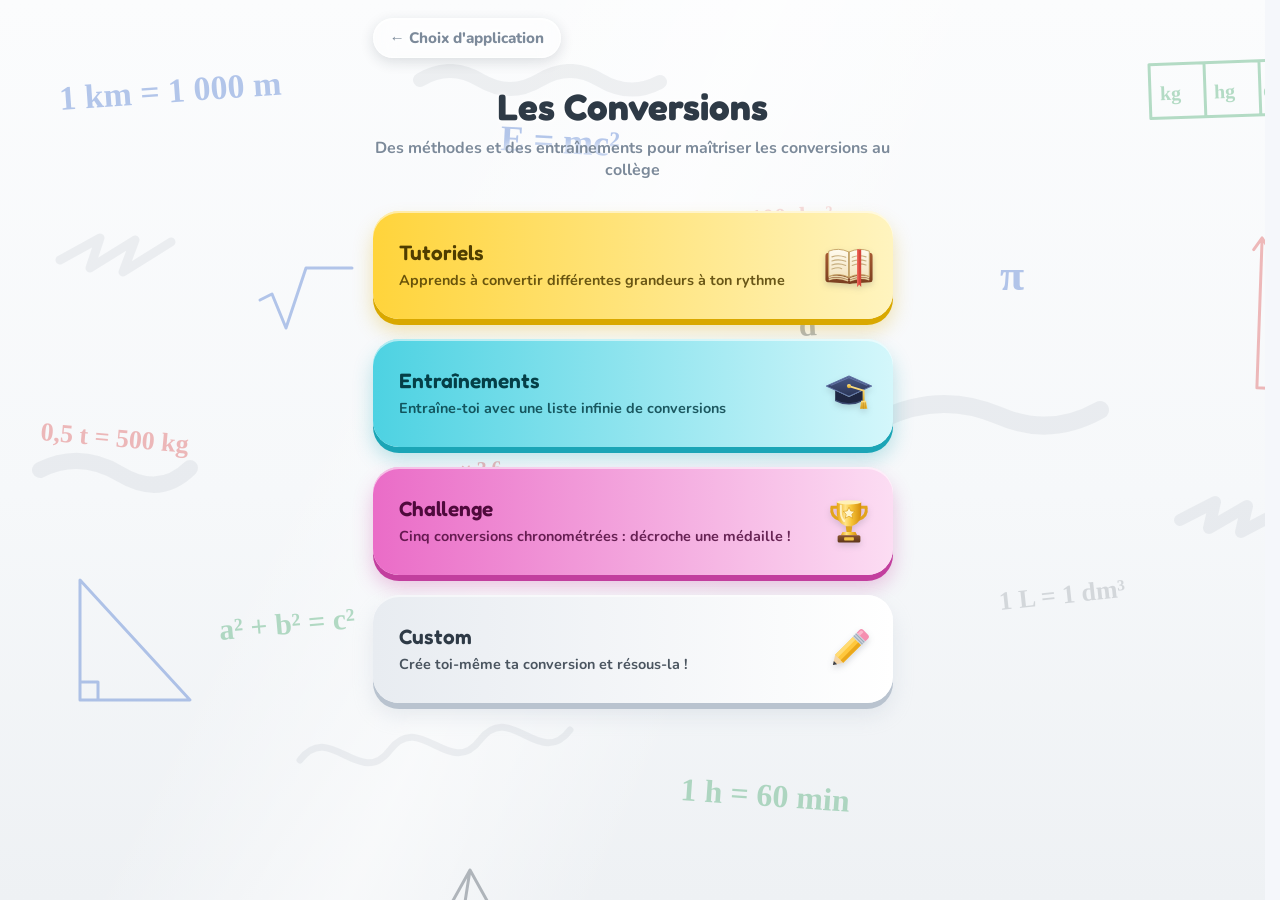
<file: apps/conversions/index.html>
<!doctype html>
<html lang="fr">
<head>
<meta charset="UTF-8" />
<meta name="viewport" content="width=device-width, initial-scale=1.0" />
<title>Les Conversions</title>
<link rel="stylesheet" href="../../portail/polices/polices.css">
<link rel="stylesheet" href="style.css" />
</head>
<body>

  <div class="bg-science" aria-hidden="true"></div>

  <main id="app">

    <section id="screen-home" class="screen active">
      <div class="home-inner">
        <h1>Les Conversions</h1>
        <p class="subtitle">Des méthodes et des entraînements pour maîtriser les conversions au collège</p>

        <div class="menu-list">
          <button class="diff-card diff-card--icon btn-tutoriels" data-nav="tutoMenu" type="button">
            <span class="diff-name">Tutoriels</span>
            <span class="diff-desc">Apprends à convertir différentes grandeurs à ton rythme</span>
            <svg class="diff-ico" viewBox="0 0 64 64" aria-hidden="true">
              <defs>
                <linearGradient id="ico-page" x1="0" y1="0" x2="0" y2="1"><stop offset="0" stop-color="#FFFBEF"/><stop offset="1" stop-color="#F3E3BE"/></linearGradient>
                <linearGradient id="ico-cover" x1="0" y1="0" x2="0" y2="1"><stop offset="0" stop-color="#A65A32"/><stop offset="1" stop-color="#7A3E1F"/></linearGradient>
              </defs>
              <!-- couverture en cuir -->
              <path d="M3 21q0-4 4-4l22 2q3 .6 6 0l22-2q4 0 4 4v29q0 3-3 3.3l-22 1.4q-3 1.2-6 0l-22-1.4Q3 53 3 50z" fill="url(#ico-cover)"/>
              <!-- tranches des pages -->
              <path d="M7 50q12-4 24 1.5M57 50q-12-4-24 1.5" fill="none" stroke="#E2CC9C" stroke-width="2"/>
              <path d="M7 47.5q12-4 24 1.5M57 47.5q-12-4-24 1.5" fill="none" stroke="#EAD8AE" stroke-width="2"/>
              <!-- pages ouvertes -->
              <path d="M7 15q12-5 25 1v31q-13-6-25-1z" fill="url(#ico-page)" stroke="#C9A86A" stroke-width="1.2" stroke-linejoin="round"/>
              <path d="M57 15q-12-5-25 1v31q13-6 25-1z" fill="url(#ico-page)" stroke="#C9A86A" stroke-width="1.2" stroke-linejoin="round"/>
              <!-- lignes d'écriture -->
              <path d="M11 22q8-3 17 .5M11 27q8-3 17 .5M11 32q8-3 17 .5M11 37q8-3 12-.5M36 22.5q8-3.5 17-.5M36 27.5q8-3.5 17-.5M36 32.5q8-3.5 17-.5" fill="none" stroke="#C7AE7E" stroke-width="1.4" stroke-linecap="round"/>
              <!-- pli central -->
              <path d="M32 16v31" stroke="#B89558" stroke-width="1.4"/>
              <!-- marque-page en ruban -->
              <path d="M42 13h5v46l-2.5-3-2.5 3z" fill="#D6453A"/>
              <path d="M42 13h1.6v43.2l-1.6 2z" fill="#F06A5E"/>
            </svg>
          </button>
          <button class="diff-card diff-card--icon btn-entrainements" data-nav="trainMenu" type="button">
            <span class="diff-name">Entraînements</span>
            <span class="diff-desc">Entraîne-toi avec une liste infinie de conversions</span>
            <svg class="diff-ico" viewBox="0 0 64 64" aria-hidden="true">
              <defs>
                <linearGradient id="ico-board" x1="0" y1="0" x2="0" y2="1"><stop offset="0" stop-color="#4A5A86"/><stop offset="1" stop-color="#2A3557"/></linearGradient>
                <linearGradient id="ico-gold" x1="0" y1="0" x2="0" y2="1"><stop offset="0" stop-color="#FFE38A"/><stop offset="1" stop-color="#E0A81E"/></linearGradient>
              </defs>
              <!-- calotte -->
              <path d="M15 29v12q17 9 34 0V29l-17 8z" fill="#1F2742"/>
              <path d="M15 41q17 9 34 0" fill="none" stroke="#3B4870" stroke-width="1.6"/>
              <!-- plateau -->
              <path d="M32 11l28 12.5L32 36 4 23.5z" fill="url(#ico-board)"/>
              <path d="M32 11l28 12.5L32 36 4 23.5z" fill="none" stroke="#5E70A3" stroke-width="1.2" stroke-linejoin="round"/>
              <path d="M10 22.5L32 13l22 9.5" fill="none" stroke="#7184B8" stroke-width="1.3" stroke-linecap="round" opacity=".7"/>
              <!-- pompon -->
              <path d="M32 23.5l18 5.5v13" fill="none" stroke="url(#ico-gold)" stroke-width="2.2" stroke-linecap="round" stroke-linejoin="round"/>
              <circle cx="32" cy="23.5" r="2.6" fill="url(#ico-gold)"/>
              <path d="M47 41.5h6l1.5 10h-9z" fill="url(#ico-gold)"/>
              <path d="M48 43.5v7.5M50 43.5v8M52 43.5v7.5" stroke="#C8901A" stroke-width="1"/>
            </svg>
          </button>
          <button class="diff-card diff-card--icon btn-challenge" data-nav="challenge" type="button">
            <span class="diff-name">Challenge</span>
            <span class="diff-desc">Cinq conversions chronométrées : décroche une médaille !</span>
            <svg class="diff-ico" viewBox="0 0 64 64" aria-hidden="true">
              <defs>
                <linearGradient id="ico-cup" x1="0" y1="0" x2="1" y2="0"><stop offset="0" stop-color="#E9A514"/><stop offset=".35" stop-color="#FFE48A"/><stop offset=".6" stop-color="#F7C437"/><stop offset="1" stop-color="#D48D0C"/></linearGradient>
                <linearGradient id="ico-wood" x1="0" y1="0" x2="0" y2="1"><stop offset="0" stop-color="#8A5530"/><stop offset="1" stop-color="#5E3519"/></linearGradient>
              </defs>
              <!-- anses -->
              <path d="M19 15h-8q-2 11 9 15M45 15h8q2 11-9 15" fill="none" stroke="#E2A41C" stroke-width="3.6" stroke-linecap="round"/>
              <!-- coupe -->
              <path d="M17 9h30v12q0 16-15 18Q17 37 17 21z" fill="url(#ico-cup)"/>
              <ellipse cx="32" cy="9" rx="15" ry="2.6" fill="#FFF0B8"/>
              <path d="M22 13v8q0 7 4 11" fill="none" stroke="#FFF7D6" stroke-width="2.4" stroke-linecap="round" opacity=".85"/>
              <!-- étoile -->
              <path d="M32 15l2.2 4.6 5 .6-3.7 3.4 1 5-4.5-2.5-4.5 2.5 1-5-3.7-3.4 5-.6z" fill="#FFF6CF" stroke="#D99A17" stroke-width=".8" stroke-linejoin="round"/>
              <!-- pied -->
              <path d="M28 38.5h8l-1 7h-6z" fill="#E0A51E"/>
              <path d="M24 45.5h16l2 4H22z" fill="url(#ico-cup)"/>
              <!-- socle -->
              <rect x="18" y="49.5" width="28" height="9" rx="2" fill="url(#ico-wood)"/>
              <rect x="26" y="52" width="12" height="4" rx="1" fill="#F2C445"/>
            </svg>
          </button>
          <button class="diff-card diff-card--icon btn-custom" data-diff="custom" type="button">
            <span class="diff-name">Custom</span>
            <span class="diff-desc">Crée toi-même ta conversion et résous-la !</span>
            <svg class="diff-ico" viewBox="0 0 64 64" aria-hidden="true">
              <g transform="rotate(-45 32 32)">
                <!-- bois taillé et mine -->
                <path d="M4 32l11-7v14z" fill="#F4D5A6"/>
                <path d="M4 32l4.4-2.8v5.6z" fill="#3A3F4A"/>
                <!-- corps à pans -->
                <rect x="15" y="25" width="31" height="14" fill="#FFC83D"/>
                <rect x="15" y="25" width="31" height="4.6" fill="#FFDB73"/>
                <rect x="15" y="34.4" width="31" height="4.6" fill="#EBA81B"/>
                <!-- virole -->
                <rect x="46" y="24.5" width="7" height="15" fill="#C9D2DC"/>
                <path d="M48 24.5v15M51 24.5v15" stroke="#9AA6B4" stroke-width="1.2"/>
                <!-- gomme -->
                <path d="M53 24.5h4.5q3.5 0 3.5 3.5v8q0 3.5-3.5 3.5H53z" fill="#F58FB0"/>
                <path d="M53 26h4q2.4 0 2.4 2.4v1.6H53z" fill="#FBB7CC"/>
              </g>
            </svg>
          </button>
        </div>
      </div>
    </section>

    <section id="screen-tuto-menu" class="screen">
      <div class="home-inner">
        <button class="btn-text home-back" data-back="home" type="button">&larr; Retour</button>
        <h1>Tutoriels</h1>
        <p class="subtitle">Apprends à convertir différentes grandeurs à ton rythme</p>

        <div id="tuto-menu-list" class="menu-list menu-list--braced">
          <button class="diff-card btn-tuto-classique" data-diff="tuto-classique" type="button">
            <span class="diff-name">Conversions classiques</span>
            <span class="diff-desc">Apprends à convertir les mètres, les grammes, les litres... avec un tableau de conversion</span>
          </button>
          <button class="diff-card btn-tuto-temps" data-diff="tuto-temps" type="button">
            <span class="diff-name">Conversions de temps</span>
            <span class="diff-desc">Apprends à convertir le temps : passer des heures aux secondes, et bien d'autres</span>
          </button>
          <button class="diff-card btn-tuto-vitesse" data-diff="tuto-vitesse" type="button">
            <span class="diff-name">Conversions de vitesse</span>
            <span class="diff-desc">La conversion la plus difficile : passer des m/s aux km/h</span>
          </button>
        </div>
      </div>
    </section>

    <section id="screen-train-menu" class="screen">
      <div class="home-inner">
        <button class="btn-text home-back" data-back="home" type="button">&larr; Retour</button>
        <h1>Entraînements</h1>
        <p class="subtitle">Entraîne-toi avec une liste infinie de conversions</p>

        <div id="train-menu-list" class="menu-list menu-list--braced menu-list--braced-2">
          <button class="diff-card btn-train-n1" data-diff="train-n1" type="button">
            <span class="diff-name">Entraînement simple</span>
            <span class="diff-desc">Masse, distance, volume : unités proches, nombres simples, avec indice</span>
          </button>
          <button class="diff-card btn-train-classique" data-diff="train-classique" type="button">
            <span class="diff-name">Entraînement classique</span>
            <span class="diff-desc">Masse, distance, volume, Ampère, Volt, avec décimales</span>
          </button>
          <button class="diff-card btn-train-tv" data-diff="train-tv" type="button">
            <span class="diff-name">Entraînement temps et vitesse</span>
            <span class="diff-desc">Conversions de temps et de vitesse mélangées</span>
          </button>
        </div>
      </div>
    </section>

    <section id="screen-challenge" class="screen">
      <div class="home-inner">
        <button class="btn-text home-back" data-back="home" type="button">&larr; Retour</button>
        <h1>Challenge</h1>
        <p class="subtitle">Réussis 5 conversions le plus vite possible. Passer une conversion te coûte 5 secondes !</p>

        <div class="menu-list">
          <button class="diff-card metal metal--silver" data-diff="eval4e" type="button">
            <span class="diff-name">Évaluation 4e</span>
            <span class="diff-desc">Cinq conversions classiques chronométrées</span>
            <span class="diff-best" hidden></span>
          </button>
          <button class="diff-card marble" data-diff="eval3e" type="button">
            <span class="diff-name">Évaluation 3e</span>
            <span class="diff-desc">Cinq conversions chronométrées parmi toutes les méthodes possibles</span>
            <span class="diff-best" hidden></span>
          </button>
          <!-- Duel : obsidienne bordée d'or, deux silhouettes séparées par un éclair -->
          <button id="btn-duel" class="diff-card diff-card--icon metal metal--obsidian" type="button">
            <span class="diff-name">Duel de conversions</span>
            <span class="diff-desc">Les mêmes conversions que ton adversaire, grâce à un code</span>
            <svg class="diff-ico duel-ico" viewBox="0 0 120 56" aria-hidden="true"><circle cx="24" cy="15" r="9" fill="currentColor"/><path d="M8 54v-8a16 16 0 0 1 32 0v8z" fill="currentColor"/><path d="M64 4L50 30h10l-6 22 18-30H61l7-18z" fill="#FFD84D" stroke="#B8860B" stroke-width="2" stroke-linejoin="round"/><circle cx="96" cy="15" r="9" fill="currentColor"/><path d="M80 54v-8a16 16 0 0 1 32 0v8z" fill="currentColor"/></svg>
          </button>
        </div>
      </div>
    </section>

    <section id="screen-mixed-ready" class="screen">
      <div class="exercise-topbar">
        <button id="btn-back-mixed-ready" class="btn-text" type="button">&larr; Retour</button>
      </div>
      <div class="exercise-card">
        <p class="exercise-label">La calculatrice peut être nécessaire dans ce mode</p>
        <div class="exercise-actions">
          <button id="btn-mixed-ready" class="btn-primary" type="button">Prêt</button>
        </div>
      </div>
    </section>

    <section id="screen-mixed" class="screen">
      <div class="exercise-topbar">
        <button id="btn-back-mixed" class="btn-text" type="button">&larr; Retour</button>
        <div id="mixed-eval-progress" class="chrono hidden">✓ <span id="mixed-eval-progress-value">0/5</span></div>
        <div id="mixed-chrono" class="chrono hidden">⏱ <span id="mixed-chrono-value">0,0 s</span></div>
        <div id="mixed-score-display" class="chrono hidden">Score : <span id="mixed-score-value">0/0</span></div>
      </div>

      <div class="exercise-card">
        <p class="exercise-label">Convertis :</p>
        <div class="conversion-stack">
          <div class="conv-row conv-row-from">
            <span id="mixed-from-value" class="conv-value">12,4</span>
            <span id="mixed-from-unit" class="conv-unit">km</span>
          </div>
          <span class="conv-arrow-down">&darr;</span>
          <div class="conv-row conv-row-to">
            <input id="mixed-answer-input" class="answer-input" type="text" inputmode="decimal" autocomplete="off" spellcheck="false" aria-label="Ta réponse" />
            <span id="mixed-to-unit" class="conv-unit">dm</span>
          </div>
        </div>

        <div id="mixed-time-diagram" class="time-diagram hidden"></div>

        <div id="mixed-speed-diagram" class="speed-diagram hidden">
          <span class="td-unit-static">m/s</span>
          <div class="speed-arrows">
            <span class="speed-arrow-top">× 3,6 &rarr;</span>
            <span class="speed-arrow-bottom">&larr; ÷ 3,6</span>
          </div>
          <span class="td-unit-static">km/h</span>
        </div>

        <div class="exercise-actions">
          <button id="btn-mixed-validate" class="btn-primary" type="button">Valider</button>
          <button id="btn-mixed-next" class="btn-secondary hidden" type="button">Conversion suivante</button>
        </div>

        <div id="mixed-feedback" class="feedback" role="status" aria-live="polite"></div>
      </div>
    </section>

    <section id="screen-tuto-temps" class="screen">
      <div class="exercise-topbar">
        <button id="btn-back-tuto-temps" class="btn-text" type="button">&larr; Retour</button>
      </div>

      <div class="exercise-card tuto-card">
        <div class="conversion-stack">
          <div class="conv-row conv-row-from">
            <span id="tt-from-value" class="conv-value">12</span>
            <span id="tt-from-unit" class="conv-unit">j</span>
          </div>
          <span class="conv-arrow-down">&darr;</span>
          <div class="conv-row conv-row-to">
            <input id="tt-answer-input" class="answer-input hidden" type="text" inputmode="decimal" autocomplete="off" spellcheck="false" aria-label="Ta réponse finale" />
            <span id="tt-to-unit" class="conv-unit">h</span>
          </div>
        </div>

        <div id="tt-step-text" class="tuto-step"></div>

        <div id="tt-diagram" class="time-diagram"></div>

        <div id="tt-keypad" class="tt-keypad hidden">
          <button class="tt-op-btn" data-op="×" data-factor="365" type="button">× 365</button>
          <button class="tt-op-btn" data-op="×" data-factor="24" type="button">× 24</button>
          <button class="tt-op-btn" data-op="×" data-factor="60" type="button">× 60</button>
          <button class="tt-op-btn" data-op="÷" data-factor="365" type="button">÷ 365</button>
          <button class="tt-op-btn" data-op="÷" data-factor="24" type="button">÷ 24</button>
          <button class="tt-op-btn" data-op="÷" data-factor="60" type="button">÷ 60</button>
        </div>
        <p id="tt-expression" class="tt-expression hidden"></p>
        <p id="tt-final-hint" class="tuto-substep hidden">Tape ici la réponse finale</p>

        <div class="exercise-actions">
          <button id="btn-tt-erase" class="btn-text hidden" type="button">Effacer le dernier calcul</button>
        </div>
        <div class="exercise-actions">
          <button id="btn-tt-prev" class="btn-secondary hidden" type="button">Précédent</button>
          <button id="btn-tt-next" class="btn-primary" type="button" disabled>Suivant</button>
          <button id="btn-tt-validate" class="btn-primary hidden" type="button">Valider</button>
        </div>

        <div id="tt-feedback" class="feedback" role="status" aria-live="polite"></div>

        <div id="tt-success" class="tuto-success hidden">
          <p class="tuto-success-message">Bravo, maintenant tu peux réessayer un tuto expliqué ou bien aller t'entraîner dans les Entraînements !</p>
          <div class="recap-actions">
            <button id="btn-tt-retry" class="btn-primary" type="button">Réessayer</button>
            <button id="btn-tt-home" class="btn-secondary" type="button">Autres tutoriels</button>
          </div>
        </div>
      </div>
    </section>

    <section id="screen-tuto-vitesse" class="screen">
      <div class="exercise-topbar">
        <button id="btn-back-tuto-vitesse" class="btn-text" type="button">&larr; Retour</button>
      </div>

      <div class="exercise-card tuto-card">
        <div class="conversion-stack">
          <div class="conv-row conv-row-from">
            <span id="tv-from-value" class="conv-value">12</span>
            <span id="tv-from-unit" class="conv-unit">m/s</span>
          </div>
          <span class="conv-arrow-down">&darr;</span>
          <div class="conv-row conv-row-to">
            <input id="tv-answer-input" class="answer-input hidden" type="text" inputmode="decimal" autocomplete="off" spellcheck="false" aria-label="Ta réponse finale" />
            <span id="tv-to-unit" class="conv-unit">km/h</span>
          </div>
        </div>

        <div id="tv-step-text" class="tuto-step"></div>

        <div id="tv-choice" class="exercise-actions hidden">
          <button id="btn-tv-mult" class="btn-secondary" type="button">× 3,6</button>
          <button id="btn-tv-div" class="btn-secondary" type="button">÷ 3,6</button>
        </div>
        <p id="tv-expression" class="tt-expression hidden"></p>
        <p id="tv-final-hint" class="tuto-substep hidden">Tape ici la réponse finale</p>

        <div class="exercise-actions">
          <button id="btn-tv-prev" class="btn-secondary hidden" type="button">Précédent</button>
          <button id="btn-tv-next" class="btn-primary hidden" type="button">Suivant</button>
          <button id="btn-tv-validate" class="btn-primary hidden" type="button">Valider</button>
        </div>

        <div id="tv-feedback" class="feedback" role="status" aria-live="polite"></div>

        <div id="tv-success" class="tuto-success hidden">
          <p class="tuto-success-message">Bravo, maintenant tu peux réessayer un tuto expliqué ou bien aller t'entraîner dans les Entraînements !</p>
          <div class="recap-actions">
            <button id="btn-tv-retry" class="btn-primary" type="button">Réessayer</button>
            <button id="btn-tv-home" class="btn-secondary" type="button">Autres tutoriels</button>
          </div>
        </div>
      </div>
    </section>

    <section id="screen-exercise" class="screen">
      <div class="exercise-topbar">
        <button id="btn-back" class="btn-text" type="button">&larr; Retour</button>
        <div id="eval-progress" class="chrono hidden">✓ <span id="eval-progress-value">0/5</span></div>
        <div id="chrono" class="chrono hidden">⏱ <span id="chrono-value">0,0 s</span></div>
        <div id="score-display" class="chrono hidden">Score : <span id="score-value">0/0</span></div>
      </div>

      <div class="exercise-card">
        <p class="exercise-label" id="exercise-label">Convertis :</p>
        <div class="conversion-stack">
          <div class="conv-row conv-row-from">
            <span id="from-value" class="conv-value">12,4</span>
            <span id="from-unit" class="conv-unit">km</span>
          </div>
          <span class="conv-arrow-down">&darr;</span>
          <div class="conv-row conv-row-to">
            <input id="answer-input" class="answer-input" type="text" inputmode="decimal" autocomplete="off" spellcheck="false" aria-label="Ta réponse" />
            <span id="to-unit" class="conv-unit">dm</span>
          </div>
        </div>

        <div class="exercise-actions">
          <button id="btn-hint" class="btn-secondary hidden" type="button">Indice</button>
          <button id="btn-validate" class="btn-primary" type="button">Valider</button>
          <button id="btn-next" class="btn-secondary hidden" type="button">Conversion suivante</button>
        </div>

        <div id="feedback" class="feedback" role="status" aria-live="polite"></div>
      </div>
    </section>

    <section id="screen-custom" class="screen">
      <div class="exercise-topbar">
        <button id="btn-back-custom" class="btn-text" type="button">&larr; Retour</button>
      </div>

      <div class="exercise-card custom-card">
        <p class="exercise-label">Crée ta conversion :</p>

        <div class="custom-line">
          <div class="custom-pair">
            <input id="custom-from-value" class="answer-input custom-value-input" type="text" inputmode="decimal" autocomplete="off" spellcheck="false" placeholder="Valeur" aria-label="Valeur de départ" />
            <select id="custom-from-unit" class="custom-select" aria-label="Unité de départ">
              <option value="" disabled selected>Unité...</option>
            </select>
          </div>

          <span class="conv-arrow custom-arrow">&rarr;</span>

          <div class="custom-pair">
            <input id="custom-to-value" class="answer-input custom-value-input" type="text" inputmode="decimal" autocomplete="off" spellcheck="false" placeholder="Résultat" aria-label="Ta réponse" disabled />
            <select id="custom-to-unit" class="custom-select" aria-label="Unité d'arrivée" disabled>
              <option value="" disabled selected>Unité...</option>
            </select>
          </div>
        </div>

        <div class="exercise-actions">
          <button id="btn-custom-validate" class="btn-primary" type="button" disabled>Valider</button>
          <button id="btn-custom-solve" class="btn-secondary" type="button" disabled>Résoudre</button>
        </div>

        <div id="custom-feedback" class="feedback" role="status" aria-live="polite"></div>
      </div>
    </section>

    <section id="screen-tuto" class="screen">
      <div class="exercise-topbar">
        <button id="btn-back-tuto" class="btn-text" type="button">&larr; Retour</button>
      </div>

      <div class="exercise-card tuto-card">
        <div class="conversion-stack">
          <div class="conv-row conv-row-from">
            <span id="tuto-from-value" class="conv-value">12,4</span>
            <span id="tuto-from-unit" class="conv-unit circle-target">mm</span>
          </div>
          <span class="conv-arrow-down">&darr;</span>
          <div class="conv-row conv-row-to">
            <input id="tuto-answer-input" class="answer-input hidden" type="text" inputmode="decimal" autocomplete="off" spellcheck="false" aria-label="Ta réponse finale" />
            <span id="tuto-to-unit" class="conv-unit circle-target">m</span>
          </div>
        </div>

        <div id="tuto-step-text" class="tuto-step"></div>

        <div class="exercise-actions">
          <button id="btn-tuto-prev" class="btn-secondary hidden" type="button">Précédent</button>
          <button id="btn-tuto-next" class="btn-primary" type="button" disabled>Suivant</button>
          <button id="btn-tuto-validate" class="btn-primary hidden" type="button">Valider</button>
        </div>

        <div id="tuto-feedback" class="feedback" role="status" aria-live="polite"></div>

        <div id="tuto-success" class="tuto-success hidden">
          <p class="tuto-success-message">Bravo, maintenant tu peux réessayer un tuto expliqué ou bien aller t'entraîner dans les Entraînements !</p>
          <div class="recap-actions">
            <button id="btn-tuto-retry" class="btn-primary" type="button">Réessayer</button>
            <button id="btn-tuto-home" class="btn-secondary" type="button">Autres tutoriels</button>
          </div>
        </div>
      </div>
    </section>

    <section id="screen-results" class="screen">
      <div id="results" class="results"></div>
    </section>

    <section id="draft-table-wrap" class="draft-wrap hidden">
      <h3 class="draft-title">Brouillon — tableau de conversion</h3>
      <div id="draft-table" class="draft-table"></div>
    </section>

    <!-- Fenêtre du Duel (comme dans Les Bases de la chimie) : créer ou rejoindre, choix 4e / 3e réservé à celui qui crée,
         puis le code. Un code de 4 caractères donne les mêmes conversions aux deux joueurs (il contient le choix 4e / 3e). -->
    <div id="duel-pop" class="duel-pop" hidden role="dialog" aria-modal="true" aria-labelledby="duel-pop-title">
      <div class="duel-pop__card">
        <h2 id="duel-pop-title" class="duel-pop__title">Mode Duel</h2>
        <svg class="duel-pop__duo" viewBox="0 0 120 56" aria-hidden="true"><circle cx="24" cy="15" r="9" fill="currentColor"/><path d="M8 54v-8a16 16 0 0 1 32 0v8z" fill="currentColor"/><path d="M64 4L50 30h10l-6 22 18-30H61l7-18z" fill="#FFD84D" stroke="#B8860B" stroke-width="2" stroke-linejoin="round"/><circle cx="96" cy="15" r="9" fill="currentColor"/><path d="M80 54v-8a16 16 0 0 1 32 0v8z" fill="currentColor"/></svg>

        <div class="duel-step" data-step="choice">
          <p class="duel-pop__text">Un joueur crée le duel et donne le code à l'autre : vous aurez exactement les mêmes conversions. À la fin, comparez vos temps&nbsp;!</p>
          <div class="duel-pop__choices">
          <button class="diff-card metal duel-choice duel-choice--create" data-duel-step="create" type="button">
            <span class="diff-name">Créer un duel</span>
            <span class="diff-desc">Choisis les conversions et obtiens un code</span>
          </button>
          <button class="diff-card metal duel-choice duel-choice--join" data-duel-step="join" type="button">
            <span class="diff-name">Rejoindre un duel</span>
            <span class="diff-desc">Tape le code de ton adversaire</span>
          </button>
          </div>
          <div class="duel-pop__actions"><button class="btn-secondary" data-duel-close type="button">Annuler</button></div>
        </div>

        <div class="duel-step" data-step="create" hidden>
          <p class="duel-pop__text">Choisis les conversions du duel : ton adversaire aura exactement les mêmes.</p>
          <div class="duel-pop__choices">
          <button class="diff-card metal duel-choice duel-choice--eval4e" data-duel-create="eval4e" type="button">
            <span class="diff-name">Évaluation 4e</span>
            <span class="diff-desc">Cinq conversions classiques chronométrées</span>
          </button>
          <button class="diff-card metal duel-choice duel-choice--eval3e" data-duel-create="eval3e" type="button">
            <span class="diff-name">Évaluation 3e</span>
            <span class="diff-desc">Cinq conversions parmi toutes les méthodes possibles</span>
          </button>
          </div>
          <div class="duel-pop__actions"><button class="btn-secondary" data-duel-step="choice" type="button">&larr; Retour</button></div>
        </div>

        <div class="duel-step" data-step="join" hidden>
          <p class="duel-pop__text">Tape le code à 4 caractères de ton adversaire.</p>
          <input id="duel-code-in" class="duel-code-in" maxlength="4" autocomplete="off" autocapitalize="characters" spellcheck="false" aria-label="Code du duel" />
          <p id="duel-err" class="duel-err" hidden>Ce code n'existe pas : vérifie les 4 caractères avec ton adversaire.</p>
          <div class="duel-pop__actions">
            <button class="btn-secondary" data-duel-step="choice" type="button">&larr; Retour</button>
            <button id="duel-join" class="btn-primary" type="button">Valider</button>
          </div>
        </div>

        <div class="duel-step" data-step="ready" hidden>
          <p id="duel-code" class="duel-code"></p>
          <p id="duel-level" class="duel-level"></p>
          <p id="duel-tip" class="duel-pop__text"></p>
          <div class="duel-pop__actions">
            <button class="btn-secondary" data-duel-close type="button">Annuler</button>
            <button id="duel-launch" class="btn-primary" type="button">Lancer le duel</button>
          </div>
        </div>
      </div>
    </div>
  </main>

  <canvas id="confetti-canvas"></canvas>

  <script src="js/units.js"></script>
  <script src="js/generator.js"></script>
  <script src="js/table.js"></script>
  <script src="js/confetti.js"></script>
  <script src="js/app.js"></script>
<script src="../../portail/clavier.js"></script>
<script src="../../portail/retour.js" data-home="#screen-home .home-inner" data-class="btn-text home-back"></script>
<script src="../../portail/trophees.js" data-app="conversions"></script>
<script src="../../portail/trophees/conversions.js"></script>
</body>
</html>
</file>
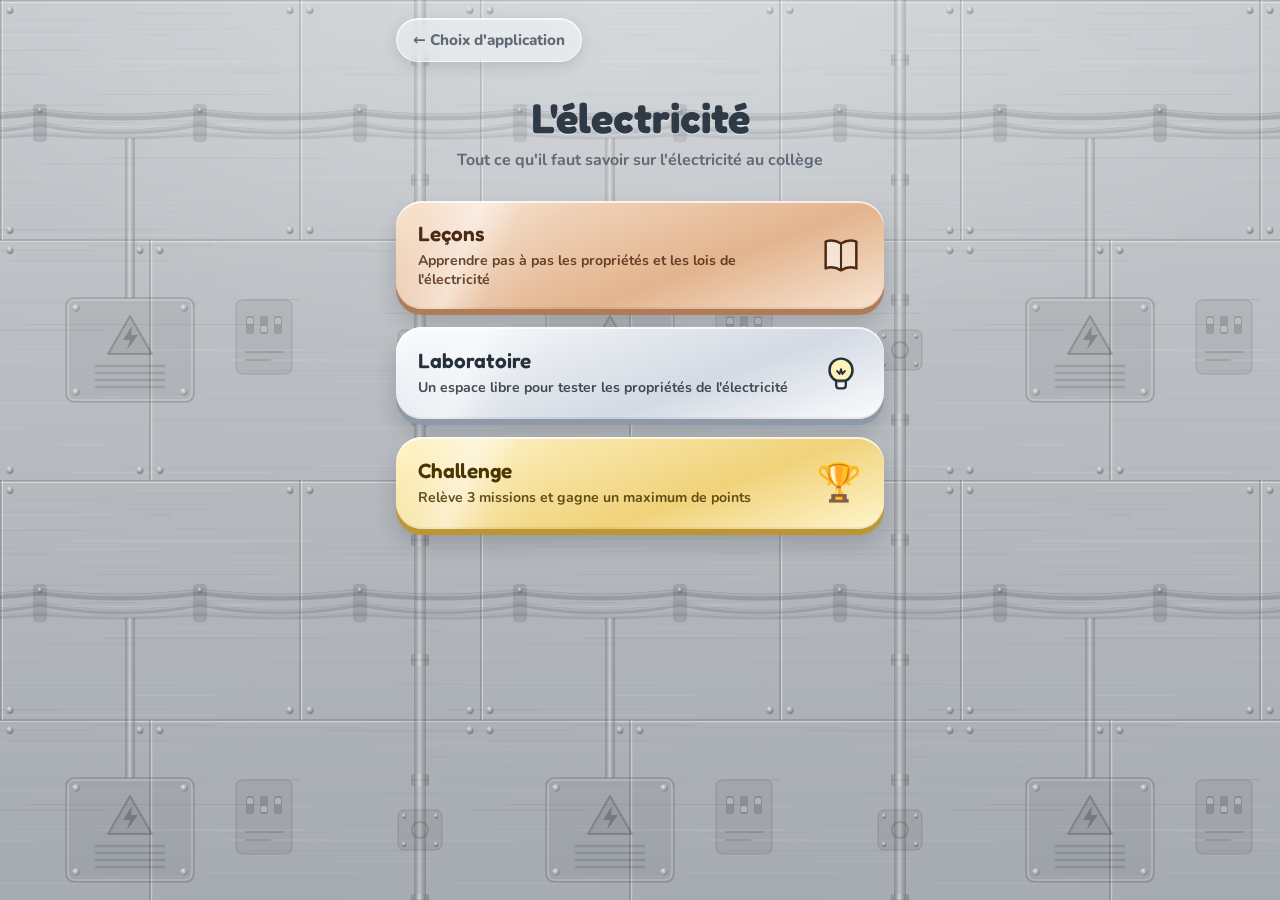
<file: apps/electricite/index.html>
<!DOCTYPE html>
<html lang="fr">
<head>
<meta charset="UTF-8">
<meta name="viewport" content="width=device-width, initial-scale=1, viewport-fit=cover">
<meta name="theme-color" content="#B9BDC2">
<title>L'électricité</title>
<link rel="stylesheet" href="../../portail/polices/polices.css">
<link rel="stylesheet" href="css/style.css">
<link rel="stylesheet" href="css/lessons.css">
<link rel="stylesheet" href="css/oxidation.css">
<link rel="stylesheet" href="css/challenge.css">
</head>
<body data-theme="home">

  <!-- ÉCRAN : ACCUEIL -->
  <section id="screen-home" class="screen active">
    <h1 class="app-title">L'électricité</h1>
    <p class="app-subtitle">Tout ce qu'il faut savoir sur l'électricité au collège</p>

    <div class="mode-list">
      <button type="button" id="btn-lessons" class="mode-btn mode-btn--bronze mode-btn--icon">
        <span class="mode-btn__title">Leçons</span>
        <span class="mode-btn__subtitle">Apprendre pas à pas les propriétés et les lois de l'électricité</span>
        <svg class="mode-btn__ico" viewBox="0 0 48 48" aria-hidden="true"><path d="M8 10q8-3 16 2v28q-8-5-16-2z" fill="#fff" fill-opacity=".55"/><path d="M40 10q-8-3-16 2v28q8-5 16-2z" fill="#fff" fill-opacity=".35"/><path d="M8 10q8-3 16 2 8-5 16-2v28q-8-3-16 2-8-5-16-2z" fill="none" stroke="currentColor" stroke-width="2.6" stroke-linejoin="round"/><path d="M24 12v28" stroke="currentColor" stroke-width="2.2"/></svg>
      </button>
      <button type="button" id="btn-lab" class="mode-btn mode-btn--silver mode-btn--icon">
        <span class="mode-btn__title">Laboratoire</span>
        <span class="mode-btn__subtitle">Un espace libre pour tester les propriétés de l'électricité</span>
        <svg class="mode-btn__ico" viewBox="0 0 48 48" aria-hidden="true"><circle cx="24" cy="21" r="12" fill="#FFF3B8" stroke="currentColor" stroke-width="2.6"/><path d="M19 32h10v5a3 3 0 0 1-3 3h-4a3 3 0 0 1-3-3z" fill="#fff" fill-opacity=".55" stroke="currentColor" stroke-width="2.4" stroke-linejoin="round"/><path d="M20 22l2.5 3 1.5-5 1.5 5 2.5-3" fill="none" stroke="currentColor" stroke-width="2" stroke-linecap="round" stroke-linejoin="round"/></svg>
      </button>
      <button type="button" id="btn-challenge" class="mode-btn mode-btn--gold mode-btn--icon">
        <span class="mode-btn__title">Challenge</span>
        <span class="mode-btn__subtitle">Relève 3 missions et gagne un maximum de points</span>
        <span class="mode-btn__best" hidden></span>
        <span class="mode-btn__trophy" aria-hidden="true">🏆</span>
      </button>
    </div>
  </section>

  <!-- ÉCRAN : MENU DES LEÇONS -->
  <section id="screen-lessons" class="screen">
    <button type="button" class="btn-back" id="btn-back-lessons">← Retour</button>
    <h1 class="app-title">Mode Leçon</h1>
    <p class="app-subtitle">Choisis un cours et suis les instructions</p>
    <div class="mode-list" id="lessons-list"></div>
    <div class="pop-overlay" id="level-modal" hidden>
      <div class="pop-card" id="level-card" role="dialog" aria-modal="true"></div>
    </div>
  </section>

  <!-- ÉCRAN : UNE LEÇON (consignes au-dessus d'un plan de travail) -->
  <section id="screen-lesson" class="screen screen--lab">
    <div class="lab-head">
      <button type="button" class="btn-back btn-quit" id="btn-quit-lesson">✕ Quitter</button>
      <div class="lab-head__titles">
        <p class="lesson-kicker" id="lesson-kicker"></p>
        <h1 class="app-title app-title--small" id="lesson-title"></h1>
      </div>
    </div>
    <div class="lesson-bar" id="lesson-bar">
      <button type="button" class="lesson-bar__step" id="lesson-step" aria-haspopup="true" aria-expanded="false" aria-label="Liste des étapes"></button>
      <button type="button" class="lesson-bar__goal" id="lesson-goal" aria-label="Revoir la consigne">
        <span class="lesson-bar__text" id="lesson-task"></span>
      </button>
      <div class="lesson-steps" id="lesson-steps" hidden></div>
      <button type="button" class="btn-primary lesson-bar__next" id="lesson-next" hidden>Consigne suivante</button>
    </div>
    <div class="lesson-work">
      <div id="lesson-host"></div>
      <!-- Fenêtre de travail : schéma à réaliser ou mesures à noter -->
      <div class="lesson-panel" id="lesson-panel" hidden></div>
    </div>
    <div class="pop-overlay lesson-modal" id="lesson-modal" hidden>
      <div class="pop-card" id="lesson-card" role="dialog" aria-modal="true"></div>
    </div>
    <div class="lesson-badge" id="lesson-badge" hidden aria-hidden="true">
      <svg viewBox="0 0 64 64"><circle cx="32" cy="32" r="30" fill="#3FAE6B"/><circle cx="32" cy="32" r="30" fill="none" stroke="#fff" stroke-opacity=".5" stroke-width="3"/><path d="M19 33l9 9 17-19" fill="none" stroke="#fff" stroke-width="6" stroke-linecap="round" stroke-linejoin="round"/></svg>
    </div>
  </section>

  <!-- ÉCRAN : CHOIX DES MISSIONS DU CHALLENGE -->
  <section id="screen-challenge" class="screen screen--challenge">
    <button type="button" class="btn-back" id="btn-back-challenge">← Retour</button>
    <h1 class="app-title">Challenge</h1>
    <p class="app-subtitle ch-intro">Choisis 3 missions à réaliser pour totaliser un maximum de points, attention les échecs t'en coûteront</p>
    <p class="ch-best" id="ch-best" hidden></p>
    <div id="ch-groups"></div>
    <div class="pop-overlay lesson-modal" id="chp-modal" hidden>
      <div class="pop-card" id="chp-card" role="dialog" aria-modal="true"></div>
    </div>
  </section>

  <!-- ÉCRAN : UNE MISSION DU CHALLENGE -->
  <section id="screen-mission" class="screen screen--lab">
    <div class="lab-head lab-head--3">
      <button type="button" class="btn-back btn-quit" id="btn-quit-ch">✕ Quitter</button>
      <div class="lab-head__titles">
        <p class="lesson-kicker" id="ch-kicker"></p>
        <h1 class="app-title app-title--small" id="ch-title"></h1>
      </div>
      <div class="ch-score" id="ch-score" aria-live="polite"></div>
    </div>
    <div class="lesson-bar ch-bar" id="ch-bar">
      <span class="lesson-bar__step ch-bar__n" id="ch-n"></span>
      <button type="button" class="lesson-bar__goal" id="ch-goal" aria-label="Revoir la mission">
        <span class="lesson-bar__text" id="ch-task"></span>
      </button>
      <span class="ch-stake" id="ch-stake" title="Points en jeu"></span>
      <button type="button" class="btn-clear ch-switch-btn" id="ch-switch" aria-label="Changer de mission"><svg viewBox="0 0 24 24" aria-hidden="true"><path d="M4 8h13l-3-3M20 16H7l3 3" fill="none" stroke="currentColor" stroke-width="2" stroke-linecap="round" stroke-linejoin="round"/></svg><span>Changer</span></button>
      <button type="button" class="btn-primary ch-verify" id="ch-verify">Vérifier<span class="ch-verify__more"> la réponse</span></button>
      <button type="button" class="btn-primary lesson-bar__next" id="ch-next" hidden>Mission suivante</button>
    </div>
    <div class="lesson-work">
      <div id="ch-host"></div>
      <!-- Fenêtre de travail : schéma, cahier des charges ou tableau de valeurs -->
      <div class="lesson-panel" id="ch-panel" hidden></div>
    </div>
    <div class="pop-overlay lesson-modal" id="ch-modal" hidden>
      <div class="pop-card" id="ch-card" role="dialog" aria-modal="true"></div>
    </div>
    <div class="lesson-badge" id="ch-badge" hidden aria-hidden="true">
      <svg viewBox="0 0 64 64"><circle cx="32" cy="32" r="30" fill="#3FAE6B"/><circle cx="32" cy="32" r="30" fill="none" stroke="#fff" stroke-opacity=".5" stroke-width="3"/><path d="M19 33l9 9 17-19" fill="none" stroke="#fff" stroke-width="6" stroke-linecap="round" stroke-linejoin="round"/></svg>
    </div>
  </section>

  <!-- ÉCRAN : RÉSULTATS DU CHALLENGE -->
  <section id="screen-ch-results" class="screen screen--challenge">
    <div id="ch-results"></div>
  </section>

  <!-- ÉCRAN : LABORATOIRE -->
  <section id="screen-lab" class="screen screen--lab">
    <div class="lab-head">
      <button type="button" class="btn-back" id="btn-back-lab">← Retour</button>
      <div class="lab-head__titles">
        <h1 class="app-title app-title--small">Laboratoire</h1>
        <p class="app-subtitle app-subtitle--tight">Un espace libre pour tester les propriétés de l'électricité</p>
      </div>
    </div>

    <!-- Plan de travail construit par Lab.create (js/lab.js) -->
    <div id="lab-host"></div>
  </section>

  <script src="js/components.js"></script>
  <script src="js/solver.js"></script>
  <script src="js/lab.js"></script>
<script src="../../portail/trophees.js" data-app="electricite"></script>
<script src="../../portail/trophees/electricite.js"></script>
  <script src="js/confetti.js"></script>
  <script src="js/ohm-anim.js"></script>
  <script src="js/lessons-data.js"></script>
  <script src="js/lessons.js"></script>
  <script src="js/challenge-data.js"></script>
  <script src="js/challenge.js"></script>
  <script src="js/app.js"></script>
<script src="../../portail/clavier.js"></script>
<script src="../../portail/retour.js" data-home="#screen-home" data-class="btn-back"></script>
</body>
</html>
</file>
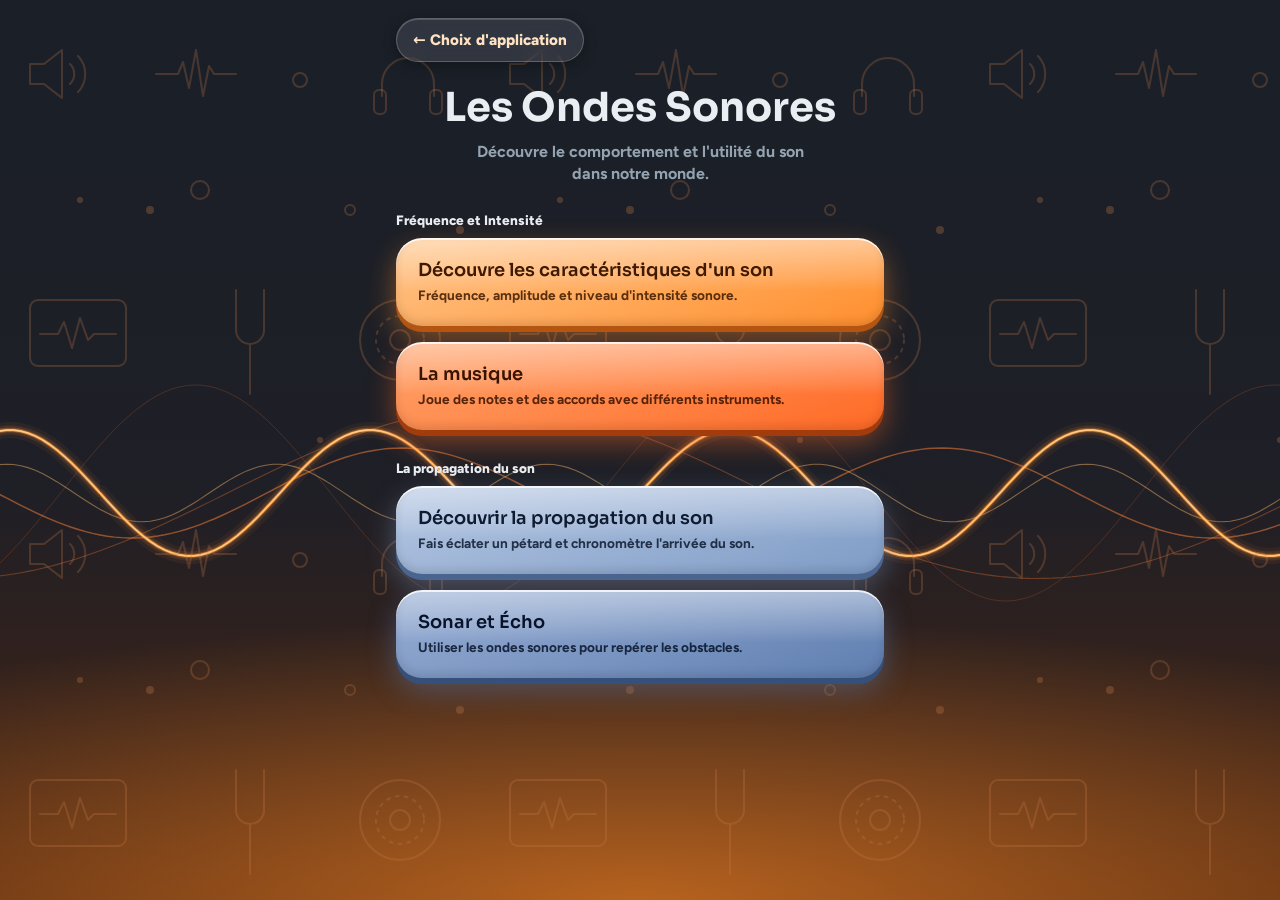
<file: apps/ondes/index.html>
<!DOCTYPE html>
<html lang="fr">
<head>
<meta charset="utf-8">
<meta name="viewport" content="width=device-width, initial-scale=1, viewport-fit=cover">
<meta name="color-scheme" content="dark">
<meta name="theme-color" content="#1A1F28">
<meta name="mobile-web-app-capable" content="yes">
<title>Les Ondes Sonores</title>
<link rel="stylesheet" href="../../portail/polices/polices.css">
<link rel="stylesheet" href="css/style.css">
<link rel="stylesheet" href="css/sonar.css">
</head>
<body data-theme="home">

<section class="screen active" id="screen-home">
  <h1 class="app-title">Les Ondes Sonores</h1>
  <p class="app-subtitle">Découvre le comportement et l'utilité du son dans notre monde.</p>
  <div class="mode-caption">Fréquence et Intensité</div>
  <div class="mode-list">
    <button class="mode-btn mode-btn--orange" id="go-freq" aria-label="Découvre les caractéristiques d'un son"><span class="mode-btn__title">Découvre les caractéristiques d'un son</span><span class="mode-btn__subtitle">Fréquence, amplitude et niveau d'intensité sonore.</span></button>
    <button class="mode-btn mode-btn--music" id="go-music" aria-label="La musique"><span class="mode-btn__title">La musique</span><span class="mode-btn__subtitle">Joue des notes et des accords avec différents instruments.</span></button>
  </div>
  <div class="mode-caption" style="margin-top:30px">La propagation du son</div>
  <div class="mode-list">
    <button class="mode-btn mode-btn--blue" id="go-prop" aria-label="Découvrir la propagation du son"><span class="mode-btn__title">Découvrir la propagation du son</span><span class="mode-btn__subtitle">Fais éclater un pétard et chronomètre l'arrivée du son.</span></button>
    <button class="mode-btn mode-btn--sonar" id="go-sonar" aria-label="Sonar et Écho"><span class="mode-btn__title">Sonar et Écho</span><span class="mode-btn__subtitle">Utiliser les ondes sonores pour repérer les obstacles.</span></button>
  </div>

</section>

<section class="screen screen--wide screen--blue" id="screen-prop">
  <button class="btn-back" data-go="screen-home" aria-label="Retour au menu">← Retour</button>
  <h2 class="app-title app-title--small">La propagation du son</h2>
  <p class="app-subtitle" style="margin-bottom:14px">Règle la distance et le milieu, puis déclenche le pétard.</p>
  <div id="lab-free"></div>
  <div class="mode-list" id="calc-wrap" style="margin-top:16px"><button class="mode-btn mode-btn--blue" id="go-calc" aria-label="Calculer la vitesse du son"><span class="mode-btn__title">Calculer la vitesse du son</span><span class="mode-btn__subtitle">Même expérience, guidée pas à pas.</span></button></div>
</section>

<section class="screen screen--wide screen--blue" id="screen-calc">
  <button class="btn-back" data-go="screen-prop" aria-label="Retour au bac à sable">← Retour</button>
  <h2 class="app-title app-title--small">Calculer la vitesse du son</h2>
  <div class="exp-progress" id="g-prog"></div>
  <p class="exp-instruction" id="g-instr"></p>
  <div id="lab-guided"></div>
  <div class="ex-actions" id="g-s1"><button class="btn-primary" id="g-next1" disabled>Suivant</button></div>
  <div class="card pop" id="g-s3" style="margin-top:12px">
    <p class="panel-text">Pour connaître la vitesse de l'onde sonore, on utilise la formule de la vitesse <b>v = d / t</b></p>
    <p class="small">Complète la fraction avec la distance et le temps mesurés.</p>
    <div class="eqn">v =<span class="frac"><input class="field" id="f-d" inputmode="decimal" autocomplete="off" aria-label="Distance"><hr><input class="field" id="f-t" inputmode="decimal" autocomplete="off" aria-label="Temps"></span></div>
    <div class="ex-feedback" id="f-hint" style="min-height:1.6em"></div>
    <div class="ex-actions" style="margin-top:4px"><button class="btn-primary" id="f-go" disabled>Calculer</button></div>
  </div>
  <div class="card pop" id="g-space" style="margin-top:12px">
    <p class="result">Pas de matière, pas de son : il n'y a donc aucune vitesse à calculer ici.</p>
    <div class="ex-actions"><button class="btn-primary" id="sp-other">Essayer un autre milieu de propagation</button></div>
  </div>
  <div class="card pop" id="g-s4" style="margin-top:12px">
    <p class="result" id="g-res"></p><p class="small" id="g-calc"></p>
    <table id="g-table"></table>
    <div class="ex-actions"><button class="btn-primary" id="g-retry"></button><button class="btn-secondary" id="g-other">Essayer un autre milieu de propagation</button><button class="btn-secondary" id="g-retain">À retenir</button></div>
  </div>
</section>

<!-- Sonar et Écho : repris de l'appli Sonar (js/sonar/, css/sonar.css). data-milieu : décor (eau / air) ;
     data-scen : mode libre ou n° du scénario (mis à jour par js/sonar/sonar-app.js) -->
<section class="screen screen--sonar" id="screen-sonar" data-milieu="eau" data-scen="libre">
  <div class="app">
    <header class="top">
      <button class="btn" data-go="screen-home" aria-label="Retour au menu">← Retour</button>
      <h1 class="titre" id="titre">Sonar <span>et Écho</span></h1>
      <div class="infos">
        <span class="pastille" id="i-milieu"></span>
        <span class="pastille" id="i-portee"></span>
        <span class="pastille pastille-scen" id="i-scen"></span>
        <span class="pastille pastille-prof" id="i-prof" hidden>Mode professeur</span>
      </div>
      <div class="outils">
        <button class="btn" id="b-scen" title="Choisir l'un des scénarios préparés">Scénarios</button>
        <button class="btn btn-icone" id="b-son" title="Couper le son" aria-label="Son" aria-pressed="true"></button>
        <button class="btn" id="b-reset" title="Efface l'historique et remet tout en place">Réinitialiser</button>
        <button class="btn btn-icone bascule" id="b-admin" title="Réglages" aria-label="Réglages" aria-pressed="false">
          <svg viewBox="0 0 24 24" fill="none" stroke="currentColor" stroke-width="2" stroke-linecap="round" stroke-linejoin="round"><circle cx="12" cy="12" r="3"/><path d="M19.4 15a1.65 1.65 0 0 0 .33 1.82l.06.06a2 2 0 1 1-2.83 2.83l-.06-.06a1.65 1.65 0 0 0-1.82-.33 1.65 1.65 0 0 0-1 1.51V21a2 2 0 1 1-4 0v-.09A1.65 1.65 0 0 0 9 19.4a1.65 1.65 0 0 0-1.82.33l-.06.06a2 2 0 1 1-2.83-2.83l.06-.06A1.65 1.65 0 0 0 4.68 15a1.65 1.65 0 0 0-1.51-1H3a2 2 0 1 1 0-4h.09A1.65 1.65 0 0 0 4.6 9a1.65 1.65 0 0 0-.33-1.82l-.06-.06a2 2 0 1 1 2.83-2.83l.06.06A1.65 1.65 0 0 0 9 4.68a1.65 1.65 0 0 0 1-1.51V3a2 2 0 1 1 4 0v.09a1.65 1.65 0 0 0 1 1.51 1.65 1.65 0 0 0 1.82-.33l.06-.06a2 2 0 1 1 2.83 2.83l-.06.06A1.65 1.65 0 0 0 19.4 9a1.65 1.65 0 0 0 1.51 1H21a2 2 0 1 1 0 4h-.09a1.65 1.65 0 0 0-1.51 1z"/></svg>
        </button>
      </div>
    </header>

    <!-- Identifier les obstacles : un bouton par obstacle placé, qui ouvre la fenêtre de réponse -->
    <div class="ident" id="ident" hidden>
      <span class="ident__lbl">Identifier :</span>
      <div class="ident__btns" id="ident-btns"></div>
    </div>

    <main class="corps">
      <section class="scene" aria-label="Sonar">
        <canvas id="c-sonar"></canvas>
        <div class="etat" id="etat"></div>
        <div class="badge-admin" id="badge-admin" hidden>Réglages : obstacles visibles</div>
      </section>

      <aside class="cote">
        <div class="carte chrono-carte">
          <div class="chrono-bloc">
            <div class="etiquette">Chronomètre</div>
            <div class="chrono" id="chrono">0,000 s</div>
            <div class="progression"><i id="prog"></i></div>
          </div>
          <button class="btn-emettre" id="b-emettre">Émettre</button>
        </div>

        <div class="carte graphe-carte" id="p-graphe">
          <div class="carte-tete">
            <h2>Signal reçu par le sonar</h2>
            <button class="btn btn-mini" id="b-zoom" disabled>Zoom sur les échos</button>
          </div>
          <div class="zone"><canvas id="c-graphe"></canvas></div>
        </div>

        <div class="carte panneau" id="p-histo">
          <h2>Historique des émissions</h2>
          <p class="aide" id="histo-aide" hidden>Vitesse d'un obstacle : compare deux échos de la même lettre. La durée indiquée est celle du déplacement de l'obstacle : elle se compte à partir des instants où l'onde <b>touche l'obstacle</b>, ni entre les deux émissions, ni entre les deux réceptions.</p>
          <ol id="histo"></ol>
        </div>

        <div class="carte panneau admin" id="p-admin" hidden>
          <div class="carte-tete">
            <h2>Réglages</h2>
            <button class="btn btn-mini" id="a-fermer">Fermer</button>
          </div>
          <p class="aide">Clique dans la zone du sonar pour placer un obstacle, puis glisse-le pour le déplacer sur son arc. Une fois les réglages fermés, les obstacles sont invisibles.</p>
          <div class="sel" id="a-sel"></div>
          <div class="champ"><span>Milieu</span>
            <div class="segment" id="a-milieu">
              <button data-m="air">Air · 340 m/s</button><button data-m="eau">Eau · 1 500 m/s</button>
            </div>
          </div>
          <label class="champ"><span>Portée maximale (m)</span><input type="number" id="a-portee" min="10" max="100000" step="10"></label>
          <label class="champ"><span>Ouverture du cône (°)</span><input type="number" id="a-angle" min="10" max="180" step="5"></label>
          <label class="champ"><span>Distances affichées sur le sonar</span><input type="checkbox" id="a-grad"></label>
          <label class="champ"><span>Durées de déplacement dans l'historique</span><input type="checkbox" id="a-duree"></label>
          <div class="rangee">
            <button class="btn btn-mini btn-danger" id="a-vider">Supprimer tous les obstacles</button>
          </div>

          <div id="a-prof" hidden>
          <h3 class="sous-titre">Emplacements des scénarios (mode professeur)</h3>
          <p class="aide">« Enregistrer » range les réglages actuels dans l'emplacement, « Charger » les reprend. Les emplacements sont gardés dans ce navigateur (jusqu'à la publication de nouveaux scénarios dans l'appli) ; « Exporter » crée le fichier <b>sonar-scenarios.json</b> (dans Téléchargements) qui sert à en faire les scénarios de l'appli pour tous les élèves.</p>
          <div id="a-empl" class="empl-liste"></div>
          <div class="rangee">
            <button class="btn btn-mini" id="a-exporter">Exporter les emplacements</button>
            <button class="btn btn-mini" id="a-qr">QR code de l'appli</button>
          </div>
          </div>
        </div>
      </aside>
    </main>
  </div>

  <div class="voile" id="sc-voile" hidden>
    <div class="qr-boite sc-boite" role="dialog" aria-label="Choisir un scénario">
      <h2>Choisir un scénario</h2>
      <div class="sc-liste" id="sc-liste"></div>
      <button class="btn" id="sc-fermer">Fermer</button>
    </div>
  </div>

  <div class="voile" id="qr-voile" hidden>
    <div class="qr-boite" role="dialog" aria-label="QR code de l'appli">
      <h2>Scanne pour ouvrir l'appli</h2>
      <canvas id="qr"></canvas>
      <p class="aide" id="qr-alerte">Attention : l'appli est ouverte depuis cet ordinateur. Ce QR code ne fonctionnera sur les téléphones qu'une fois l'appli mise en ligne.</p>
      <p class="qr-url" id="qr-url"></p>
      <button class="btn" id="qr-fermer">Fermer</button>
    </div>
  </div>

  <div class="voile" id="id-voile" hidden>
    <div class="qr-boite id-boite" role="dialog" aria-labelledby="id-titre">
      <h2 id="id-titre"></h2>
      <p class="aide" id="id-consigne"></p>
      <label class="id-champ"><span id="id-label"></span>
        <input type="text" id="id-val" inputmode="decimal" autocomplete="off" spellcheck="false"></label>
      <button class="btn-emettre id-valider" id="id-valider">Valider</button>
      <p class="id-res" id="id-res" role="status" hidden></p>
      <button class="btn" id="id-fermer">Fermer</button>
    </div>
  </div>

  <div class="toast" id="toast" role="status" aria-live="polite"></div>
</section>

<section class="screen screen--wide screen--orange" id="screen-freq">
  <button class="btn-back" data-go="screen-home" aria-label="Retour au menu">← Retour</button>
  <h2 class="app-title app-title--small">Les caractéristiques d'un son</h2>
  <p class="app-subtitle" style="margin-bottom:14px;max-width:44ch">Teste les différents paramètres d'un son, sa fréquence, son amplitude et son niveau d'intensité sonore. Pour plus d'informations, chaque grandeur peut être détaillée, tu n'as qu'à cliquer sur les <span class="qbtn qbtn--inline" aria-hidden="true">?</span></p>
  <div class="rd-row">
    <div class="card rd" id="fq-box"><div class="rd__head"><span>Fréquence</span><button class="qbtn" data-help="freq" aria-label="Explication : la fréquence">?</button></div><div class="rd__val" id="fq-val">440 Hz</div><div class="rd__tag" id="fq-tag"></div></div>
    <div class="card rd rd--ok" id="db-box"><div class="rd__head"><span>Niveau d'intensité sonore</span><button class="qbtn" data-help="db" aria-label="Explication : le niveau d'intensité sonore">?</button></div><div class="rd__val" id="db-val">≈ 60 dB</div><div class="rd__tag" id="db-tag"></div></div>
  </div>
  <div class="card">
    <div class="scene-row">
      <canvas id="fq-scene" role="img" aria-label="Molécules d'air traversées par une onde sonore"></canvas>
      <div class="vs-col"><div class="vs" id="amp-sl" role="slider" tabindex="0" aria-label="Amplitude" aria-orientation="vertical" aria-valuemin="0" aria-valuemax="120" aria-valuenow="60"><div class="vs__track"><div class="vs__fill" id="amp-fill"></div></div><div class="vs__thumb" id="amp-thumb"></div></div><div class="vs-cap">Amplitude</div></div>
    </div>
    <div class="fq-ctl">
      <input type="range" class="thin" id="fq-range" min="0" max="1000" aria-label="Fréquence">
      <div class="fq-scale"><span style="left:8.7%">20 Hz</span><span style="left:94.9%;transform:translateX(-82%)">20 000 Hz</span></div>
      <div class="fq-fine"><button class="btn-secondary btn-mini" id="fq-minus" aria-label="Fréquence moins">−</button><label class="fq-field"><input class="field" id="fq-input" inputmode="numeric" autocomplete="off" aria-label="Fréquence en hertz">Hz</label><button class="btn-secondary btn-mini" id="fq-plus" aria-label="Fréquence plus">+</button></div>
      <div class="tune" id="fq-tune" style="display:none">
        <div class="tune__row">
          <div class="tune__cell"><small>Fréquence captée</small><b id="tn-f">— Hz</b></div>
          <div class="tune__cell"><small>Note la plus proche</small><b id="tn-n">—</b></div>
        </div>
        <div class="tg" id="tn-g" role="img" aria-label="Écart avec la note la plus proche"><div class="tg__ok" id="tn-ok"></div><div class="tg__mid"></div><div class="tg__needle" id="tn-nd"></div></div>
        <div class="tg__lab"><span>plus grave</span><b id="tn-s">—</b><span>plus aigu</span></div>
      </div>
    </div>
  </div>
  <div class="card graph-card"><div class="rd__head"><span>Graphique des molécules</span><button class="qbtn" data-help="graph" aria-label="Explication : le graphique">?</button></div><canvas id="fq-graph" role="img" aria-label="Graphique sinusoïdal"></canvas><p class="small" style="margin:6px 0 0">Nombre de vagues non réel : seule la tendance compte.</p></div>
  <div class="ex-actions"><button class="btn-primary" id="fq-analyze" aria-pressed="false">Analyser</button><button class="btn-primary btn-primary--alt" id="fq-audio" aria-pressed="false">Écouter</button></div>
  <div class="mu-sel" id="fq-meas" style="display:none;margin-top:8px"></div>
  <div class="ex-feedback" id="fq-msg" aria-live="polite"></div>
</section>

<section class="screen screen--wide screen--music" id="screen-music">
  <button class="btn-back" data-go="screen-home" aria-label="Retour au menu">← Retour</button>
  <h2 class="app-title app-title--small">La musique</h2>
  <p class="app-subtitle" style="margin-bottom:12px;max-width:44ch">Choisis un instrument, puis touche le clavier ou un accord.</p>
  <div class="seg seg3" id="mu-inst" style="margin-bottom:10px"><button data-i="piano" aria-pressed="true">Piano</button><button data-i="organ" aria-pressed="false">Orgue</button><button data-i="xylo" aria-pressed="false">Xylophone</button></div>
  <div class="mu-song"><select id="mu-song" aria-label="Choisir un morceau"><option value="">Choisir un morceau…</option></select><select id="mu-spd" aria-label="Vitesse"><option value="slow">Lent</option><option value="normal" selected>Normal</option><option value="fast">Rapide</option></select><button class="btn-secondary btn-mini" id="mu-go" disabled aria-label="Rejouer le morceau">▶</button></div>
  <div class="card" style="padding:8px"><div class="kb kb--piano" id="kb" role="group" aria-label="Clavier"></div></div>
  <div class="card" style="margin-top:10px;padding:10px 12px">
    <div class="row-label" id="mu-wtitle" style="font-size:.9rem;margin-bottom:4px">La forme de l'onde (piano)</div>
    <canvas id="mu-wave" class="wv" role="img" aria-label="Forme de l'onde des notes qui sonnent"></canvas>
    <p class="small mu-cap" id="mu-wcap" style="margin:6px 0 0;min-height:2.6em"></p>
  </div>
  <div class="card ch-card">
    <div class="ch-wrap">
      <div><div class="row-label t-joy">Joyeux</div><div class="ch-grid" id="ch-maj"></div></div>
      <div class="ch-right"><div class="row-label t-sad">Triste</div><div class="ch-grid" id="ch-min"></div></div>
    </div>
  </div>
</section>

<section class="screen screen--blue" id="screen-retain">
  <button class="btn-back" data-go="screen-calc" aria-label="Retour">← Retour</button>
  <h2 class="app-title app-title--small">À retenir</h2>
  <div class="card pop" style="padding:24px 16px">
    <p class="key">Le son est une onde qui se propage de molécule en molécule</p>
    <div class="cases"><div class="case">Il n'y a pas de matière dans l'espace, donc pas de son !</div>
    <div class="case case--right">La vitesse de l'onde dépend de la nature de l'environnement traversé. En calculant, on peut trouver la vitesse du son <span class="c-air">dans l'air : 340&nbsp;m/s</span>, <span class="c-water">dans l'eau : 1&nbsp;500&nbsp;m/s</span> ou <span class="c-rock">dans la roche : 5&nbsp;000&nbsp;m/s</span>.</div></div>
  </div>
  <div class="ex-actions"><button class="btn-primary" data-go="screen-home">Menu principal</button></div>
</section>

<div class="ov" id="modal" role="dialog" aria-modal="true" aria-labelledby="md-t"><div class="ov-panel screen--orange"><h3 id="md-t"></h3><div id="md-b"></div><div class="ex-actions" style="margin:6px 0 0"><button class="btn-primary" id="md-x">Compris</button></div></div></div>

<script src="js/utils.js"></script>
<script src="js/sound.js"></script>
<script src="js/tone.js"></script>
<script src="js/mic.js"></script>
<script src="js/sprites.js"></script>
<script src="js/backgrounds.js"></script>
<script src="js/lab.js"></script>
<script src="js/guided.js"></script>
<script src="js/frequency.js"></script>
<script src="js/songs.js"></script>
<script src="js/instruments.js"></script>
<script src="js/music.js"></script>
<script src="js/sonar/qrcode.min.js"></script>
<script src="js/sonar/outils.js"></script>
<script src="js/sonar/scenarios.js"></script>
<script src="js/sonar/simulation.js"></script>
<script src="js/sonar/sonar.js"></script>
<script src="js/sonar/graphe.js"></script>
<script src="js/sonar/sonar-app.js"></script>
<script src="js/app.js"></script>
<script src="../../portail/clavier.js"></script>
<script src="../../portail/retour.js" data-home="#screen-home" data-class="btn-back" data-style="color:#FFE2C2;background:rgba(255,255,255,.1);border-color:rgba(255,255,255,.22);box-shadow:0 4px 14px rgba(0,0,0,.3),inset 0 1px 0 rgba(255,255,255,.18)"></script>
<script src="../../portail/trophees.js" data-app="ondes"></script>
<script src="../../portail/trophees/ondes.js"></script>
</body>
</html>
</file>
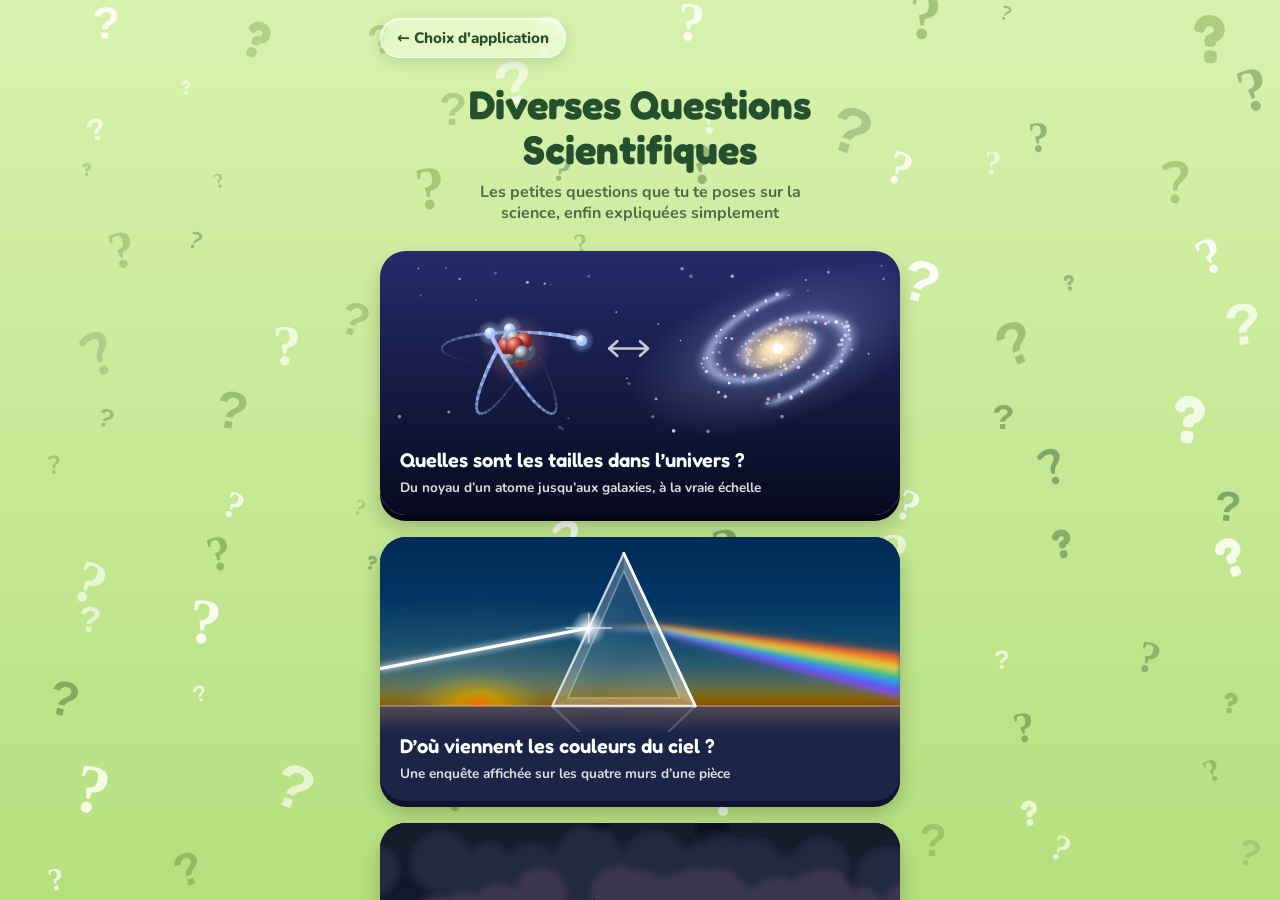
<file: apps/questions/index.html>
<!DOCTYPE html>
<html lang="fr"><head><meta charset="utf-8">
<meta name="viewport" content="width=device-width,initial-scale=1,viewport-fit=cover">
<title>Diverses Questions Scientifiques</title>
<link rel="stylesheet" href="../../portail/polices/polices.css">
<link rel="stylesheet" href="css/style.css">
<link rel="stylesheet" href="css/room.css">
<link rel="stylesheet" href="css/theatre.css">
</head><body>
<canvas id="c"></canvas>

<section id="start">
  <div id="qbg" aria-hidden="true"></div>
  <div class="start-in">
    <h1 class="app-title">Diverses Questions Scientifiques</h1>
    <p class="app-subtitle">Les petites questions que tu te poses sur la science, enfin expliquées simplement</p>

    <button type="button" id="go" class="q-card q-card--sizes">
      <svg class="q-card__art" viewBox="0 0 320 120" aria-hidden="true">
        <defs>
          <radialGradient id="g-p" cx=".35" cy=".3"><stop offset="0" stop-color="#f6b3a6"/><stop offset=".55" stop-color="#d1564a"/><stop offset="1" stop-color="#7d2a26"/></radialGradient>
          <radialGradient id="g-n" cx=".35" cy=".3"><stop offset="0" stop-color="#eef1f6"/><stop offset=".55" stop-color="#9aa6b8"/><stop offset="1" stop-color="#4b5568"/></radialGradient>
          <radialGradient id="g-e" cx=".35" cy=".3"><stop offset="0" stop-color="#fff"/><stop offset="1" stop-color="#9fc2ff"/></radialGradient>
          <radialGradient id="g-eh"><stop offset="0" stop-color="#bcd4ff" stop-opacity=".7"/><stop offset="1" stop-color="#bcd4ff" stop-opacity="0"/></radialGradient>
          <radialGradient id="g-nh"><stop offset="0" stop-color="#ff9c84" stop-opacity=".35"/><stop offset="1" stop-color="#ff9c84" stop-opacity="0"/></radialGradient>
          <radialGradient id="g-bulge"><stop offset="0" stop-color="#fffaf0"/><stop offset=".3" stop-color="#ffe7b0" stop-opacity=".9"/><stop offset=".7" stop-color="#e8b878" stop-opacity=".3"/><stop offset="1" stop-color="#e8b878" stop-opacity="0"/></radialGradient>
          <radialGradient id="g-disk"><stop offset="0" stop-color="#b9c6ff" stop-opacity=".35"/><stop offset="1" stop-color="#b9c6ff" stop-opacity="0"/></radialGradient>
          <filter id="f-soft" x="-20%" y="-20%" width="140%" height="140%"><feGaussianBlur stdDeviation="2"/></filter>
        </defs>
        <g fill="#fff"><circle cx="105" cy="20.9" r="0.5" fill-opacity="0.29"/><circle cx="171.2" cy="45" r="0.5" fill-opacity="0.75"/><circle cx="71" cy="13.6" r="0.9" fill-opacity="0.29"/><circle cx="262" cy="17.9" r="0.6" fill-opacity="0.60"/><circle cx="185.9" cy="10.9" r="1.1" fill-opacity="0.47"/><circle cx="308.6" cy="9.2" r="0.6" fill-opacity="0.41"/><circle cx="49" cy="17.2" r="0.7" fill-opacity="0.56"/><circle cx="216.8" cy="15.5" r="1.1" fill-opacity="0.60"/><circle cx="23.6" cy="10.7" r="0.6" fill-opacity="0.52"/><circle cx="169.9" cy="91" r="0.9" fill-opacity="0.57"/><circle cx="145.4" cy="37.6" r="0.6" fill-opacity="0.63"/><circle cx="167.9" cy="102" r="0.9" fill-opacity="0.41"/><circle cx="309.8" cy="17.2" r="0.9" fill-opacity="0.34"/><circle cx="110.7" cy="108.5" r="0.9" fill-opacity="0.27"/><circle cx="212.5" cy="89.6" r="1.1" fill-opacity="0.68"/><circle cx="259.3" cy="42.1" r="0.7" fill-opacity="0.58"/><circle cx="184.9" cy="55.1" r="0.5" fill-opacity="0.77"/><circle cx="151.9" cy="78.4" r="0.5" fill-opacity="0.65"/><circle cx="216.5" cy="53.9" r="0.9" fill-opacity="0.74"/><circle cx="112.3" cy="109.4" r="0.7" fill-opacity="0.34"/><circle cx="40.5" cy="10.6" r="0.7" fill-opacity="0.32"/><circle cx="275.9" cy="13" r="0.9" fill-opacity="0.47"/><circle cx="90.7" cy="19.3" r="0.9" fill-opacity="0.73"/><circle cx="115.9" cy="103" r="0.6" fill-opacity="0.33"/><circle cx="59" cy="30" r="0.6" fill-opacity="0.26"/><circle cx="263.3" cy="24.4" r="0.7" fill-opacity="0.25"/><circle cx="180.7" cy="110.7" r="1.1" fill-opacity="0.77"/><circle cx="208.3" cy="86.9" r="0.9" fill-opacity="0.74"/><circle cx="247.4" cy="101.9" r="1.1" fill-opacity="0.47"/><circle cx="128.5" cy="15.6" r="0.9" fill-opacity="0.28"/><circle cx="25" cy="27.4" r="0.6" fill-opacity="0.31"/><circle cx="191.4" cy="15.5" r="1.1" fill-opacity="0.33"/><circle cx="12" cy="101.9" r="1.1" fill-opacity="0.46"/><circle cx="201.9" cy="111" r="1.1" fill-opacity="0.45"/><circle cx="42.3" cy="99.1" r="0.9" fill-opacity="0.51"/><circle cx="101.3" cy="20.1" r="0.7" fill-opacity="0.66"/><circle cx="153.3" cy="81.5" r="1.1" fill-opacity="0.26"/><circle cx="300.7" cy="63.2" r="0.6" fill-opacity="0.63"/></g>
        <circle cx="84" cy="60" r="22" fill="url(#g-nh)"/>
        <g id="orb-back" fill="none" stroke="#a9c6ff" stroke-linecap="round"></g>
        <g id="el-back"></g>
        <g><circle cx="90.2" cy="61.7" r="5.4" fill="url(#g-n)"/><circle cx="85.7" cy="66.2" r="5.4" fill="url(#g-p)"/><circle cx="79.5" cy="64.5" r="5.4" fill="url(#g-n)"/><circle cx="77.8" cy="58.3" r="5.4" fill="url(#g-p)"/><circle cx="82.3" cy="53.8" r="5.4" fill="url(#g-n)"/><circle cx="88.5" cy="55.5" r="5.4" fill="url(#g-p)"/><circle cx="83" cy="58.5" r="5.8" fill="url(#g-p)"/><circle cx="87.6" cy="63.2" r="5" fill="url(#g-n)"/></g>
        <g id="orb-front" fill="none" stroke="#a9c6ff" stroke-linecap="round"></g>
        <g id="el-front"></g>
        <path d="M141 60h24M146 55.5l-5 4.5 5 4.5M160 55.5l5 4.5-5 4.5" fill="none" stroke="#fff" stroke-opacity=".75" stroke-width="1.6" stroke-linecap="round" stroke-linejoin="round"/>
        <g transform="translate(245 60) rotate(-20) scale(1 .48)"><g id="gx-spin">
          <circle r="96" fill="url(#g-disk)"/>
          <g fill="none" stroke="#c4d0ff" stroke-linecap="round" stroke-linejoin="round" filter="url(#f-soft)"><path d="M9 0L9.2 1.1L9.3 2.2L9.2 3.4L9 4.6L8.6 5.8L8.1 7L7.4 8.1L6.6 9.2L5.6 10.2L4.5 11.1L3.3 11.9L1.9 12.5L0.4 13L-1.2 13.3L-2.8 13.5L-4.5 13.4L-6.2 13.2L-8 12.7L-9.7 12L-11.4 11.1L-13 10L-14.4 8.6L-15.8 7L-17 5.3L-18 3.3L-18.8 1.2L-19.4 -1.1L-19.6 -3.4L-19.6 -5.9L-19.4 -8.4L-18.8 -10.9L-17.8 -13.5L-16.6 -15.9L-15 -18.3L-13.1 -20.5L-10.9 -22.5L-8.4 -24.3L-5.6 -25.9L-2.6 -27.1L0.6 -28L4.1 -28.6L7.6 -28.7L11.3 -28.4L15 -27.6L18.6 -26.4L22.3 -24.7L25.7 -22.5L29 -19.9L32.1 -16.8L34.8 -13.3L37.2 -9.3L39.1 -5L40.6 -0.4L41.5 4.6L41.8 9.7L41.6 15L40.6 20.4L39 25.7L36.8 31L33.8 36.2L30.1 41.1L25.8 45.6L20.8 49.7L15.2 53.3L9.1 56.3L2.4 58.6L-4.7 60.2L-12.1 60.9L-19.8 60.8" stroke-width="15" stroke-opacity="0.16"/><path d="M9 0L9.2 1.1L9.3 2.2L9.2 3.4L9 4.6L8.6 5.8L8.1 7L7.4 8.1L6.6 9.2L5.6 10.2L4.5 11.1L3.3 11.9L1.9 12.5L0.4 13L-1.2 13.3L-2.8 13.5L-4.5 13.4L-6.2 13.2L-8 12.7L-9.7 12L-11.4 11.1L-13 10L-14.4 8.6L-15.8 7L-17 5.3L-18 3.3L-18.8 1.2L-19.4 -1.1L-19.6 -3.4L-19.6 -5.9L-19.4 -8.4L-18.8 -10.9L-17.8 -13.5L-16.6 -15.9L-15 -18.3L-13.1 -20.5L-10.9 -22.5L-8.4 -24.3L-5.6 -25.9L-2.6 -27.1L0.6 -28L4.1 -28.6L7.6 -28.7L11.3 -28.4L15 -27.6L18.6 -26.4L22.3 -24.7L25.7 -22.5L29 -19.9L32.1 -16.8L34.8 -13.3L37.2 -9.3L39.1 -5L40.6 -0.4L41.5 4.6L41.8 9.7L41.6 15L40.6 20.4L39 25.7L36.8 31L33.8 36.2L30.1 41.1L25.8 45.6L20.8 49.7L15.2 53.3L9.1 56.3L2.4 58.6L-4.7 60.2L-12.1 60.9L-19.8 60.8" stroke-width="7.5" stroke-opacity="0.32"/><path d="M9 0L9.2 1.1L9.3 2.2L9.2 3.4L9 4.6L8.6 5.8L8.1 7L7.4 8.1L6.6 9.2L5.6 10.2L4.5 11.1L3.3 11.9L1.9 12.5L0.4 13L-1.2 13.3L-2.8 13.5L-4.5 13.4L-6.2 13.2L-8 12.7L-9.7 12L-11.4 11.1L-13 10L-14.4 8.6L-15.8 7L-17 5.3L-18 3.3L-18.8 1.2L-19.4 -1.1L-19.6 -3.4L-19.6 -5.9L-19.4 -8.4L-18.8 -10.9L-17.8 -13.5L-16.6 -15.9L-15 -18.3L-13.1 -20.5L-10.9 -22.5L-8.4 -24.3L-5.6 -25.9L-2.6 -27.1L0.6 -28L4.1 -28.6L7.6 -28.7L11.3 -28.4L15 -27.6L18.6 -26.4L22.3 -24.7L25.7 -22.5L29 -19.9L32.1 -16.8L34.8 -13.3L37.2 -9.3L39.1 -5L40.6 -0.4L41.5 4.6L41.8 9.7L41.6 15L40.6 20.4L39 25.7L36.8 31L33.8 36.2L30.1 41.1L25.8 45.6L20.8 49.7L15.2 53.3L9.1 56.3L2.4 58.6L-4.7 60.2L-12.1 60.9L-19.8 60.8" stroke-width="2.8" stroke-opacity="0.6"/><path d="M-9 0L-9.2 -1.1L-9.3 -2.2L-9.2 -3.4L-9 -4.6L-8.6 -5.8L-8.1 -7L-7.4 -8.1L-6.6 -9.2L-5.6 -10.2L-4.5 -11.1L-3.3 -11.9L-1.9 -12.5L-0.4 -13L1.2 -13.3L2.8 -13.5L4.5 -13.4L6.2 -13.2L8 -12.7L9.7 -12L11.4 -11.1L13 -10L14.4 -8.6L15.8 -7L17 -5.3L18 -3.3L18.8 -1.2L19.4 1.1L19.6 3.4L19.6 5.9L19.4 8.4L18.8 10.9L17.8 13.5L16.6 15.9L15 18.3L13.1 20.5L10.9 22.5L8.4 24.3L5.6 25.9L2.6 27.1L-0.6 28L-4.1 28.6L-7.6 28.7L-11.3 28.4L-15 27.6L-18.6 26.4L-22.3 24.7L-25.7 22.5L-29 19.9L-32.1 16.8L-34.8 13.3L-37.2 9.3L-39.1 5L-40.6 0.4L-41.5 -4.6L-41.8 -9.7L-41.6 -15L-40.6 -20.4L-39 -25.7L-36.8 -31L-33.8 -36.2L-30.1 -41.1L-25.8 -45.6L-20.8 -49.7L-15.2 -53.3L-9.1 -56.3L-2.4 -58.6L4.7 -60.2L12.1 -60.9L19.8 -60.8" stroke-width="15" stroke-opacity="0.16"/><path d="M-9 0L-9.2 -1.1L-9.3 -2.2L-9.2 -3.4L-9 -4.6L-8.6 -5.8L-8.1 -7L-7.4 -8.1L-6.6 -9.2L-5.6 -10.2L-4.5 -11.1L-3.3 -11.9L-1.9 -12.5L-0.4 -13L1.2 -13.3L2.8 -13.5L4.5 -13.4L6.2 -13.2L8 -12.7L9.7 -12L11.4 -11.1L13 -10L14.4 -8.6L15.8 -7L17 -5.3L18 -3.3L18.8 -1.2L19.4 1.1L19.6 3.4L19.6 5.9L19.4 8.4L18.8 10.9L17.8 13.5L16.6 15.9L15 18.3L13.1 20.5L10.9 22.5L8.4 24.3L5.6 25.9L2.6 27.1L-0.6 28L-4.1 28.6L-7.6 28.7L-11.3 28.4L-15 27.6L-18.6 26.4L-22.3 24.7L-25.7 22.5L-29 19.9L-32.1 16.8L-34.8 13.3L-37.2 9.3L-39.1 5L-40.6 0.4L-41.5 -4.6L-41.8 -9.7L-41.6 -15L-40.6 -20.4L-39 -25.7L-36.8 -31L-33.8 -36.2L-30.1 -41.1L-25.8 -45.6L-20.8 -49.7L-15.2 -53.3L-9.1 -56.3L-2.4 -58.6L4.7 -60.2L12.1 -60.9L19.8 -60.8" stroke-width="7.5" stroke-opacity="0.32"/><path d="M-9 0L-9.2 -1.1L-9.3 -2.2L-9.2 -3.4L-9 -4.6L-8.6 -5.8L-8.1 -7L-7.4 -8.1L-6.6 -9.2L-5.6 -10.2L-4.5 -11.1L-3.3 -11.9L-1.9 -12.5L-0.4 -13L1.2 -13.3L2.8 -13.5L4.5 -13.4L6.2 -13.2L8 -12.7L9.7 -12L11.4 -11.1L13 -10L14.4 -8.6L15.8 -7L17 -5.3L18 -3.3L18.8 -1.2L19.4 1.1L19.6 3.4L19.6 5.9L19.4 8.4L18.8 10.9L17.8 13.5L16.6 15.9L15 18.3L13.1 20.5L10.9 22.5L8.4 24.3L5.6 25.9L2.6 27.1L-0.6 28L-4.1 28.6L-7.6 28.7L-11.3 28.4L-15 27.6L-18.6 26.4L-22.3 24.7L-25.7 22.5L-29 19.9L-32.1 16.8L-34.8 13.3L-37.2 9.3L-39.1 5L-40.6 0.4L-41.5 -4.6L-41.8 -9.7L-41.6 -15L-40.6 -20.4L-39 -25.7L-36.8 -31L-33.8 -36.2L-30.1 -41.1L-25.8 -45.6L-20.8 -49.7L-15.2 -53.3L-9.1 -56.3L-2.4 -58.6L4.7 -60.2L12.1 -60.9L19.8 -60.8" stroke-width="2.8" stroke-opacity="0.6"/></g>
        </g></g>
        <g id="gx-dots"><circle data-p="6.7 11.1" cx="253.2" cy="62.7" r="0.6" fill="#cfdcff" fill-opacity="0.73"/><circle data-p="3.4 7.6" cx="249.5" cy="62.2" r="1.1" fill="#cfdcff" fill-opacity="0.79"/><circle data-p="6.2 13.7" cx="253.1" cy="64.1" r="0.6" fill="#dfe8ff" fill-opacity="0.87"/><circle data-p="3.7 11.6" cx="250.4" cy="64" r="0.8" fill="#fff" fill-opacity="0.95"/><circle data-p="1.6 8.5" cx="247.9" cy="63.3" r="1.1" fill="#cfdcff" fill-opacity="0.70"/><circle data-p="-0.5 9.7" cx="246.1" cy="64.5" r="0.6" fill="#ffc6dc" fill-opacity="0.59"/><circle data-p="-2.5 14.7" cx="245.1" cy="67.5" r="1.1" fill="#fff" fill-opacity="0.72"/><circle data-p="-2.8 16.8" cx="245.1" cy="68.5" r="0.6" fill="#fff" fill-opacity="0.91"/><circle data-p="-4.1 9.5" cx="242.8" cy="65.7" r="1.1" fill="#cfdcff" fill-opacity="0.54"/><circle data-p="-8.7 15.2" cx="239.3" cy="69.8" r="0.6" fill="#dfe8ff" fill-opacity="0.58"/><circle data-p="-6.5 8.7" cx="240.4" cy="66.1" r="0.8" fill="#dfe8ff" fill-opacity="0.78"/><circle data-p="-8.8 11.8" cx="238.7" cy="68.3" r="0.8" fill="#dfe8ff" fill-opacity="0.75"/><circle data-p="-6.6 7" cx="239.9" cy="65.4" r="1.1" fill="#fff" fill-opacity="0.74"/><circle data-p="-15.6 13" cx="232.4" cy="71.2" r="0.6" fill="#fff" fill-opacity="0.61"/><circle data-p="-9.8 8.2" cx="237.1" cy="67" r="1.1" fill="#cfdcff" fill-opacity="0.62"/><circle data-p="-10 6.5" cx="236.7" cy="66.3" r="1.1" fill="#cfdcff" fill-opacity="0.90"/><circle data-p="-16.9 11" cx="230.9" cy="70.7" r="1.1" fill="#ffc6dc" fill-opacity="0.87"/><circle data-p="-11.3 5.6" cx="235.3" cy="66.4" r="1.1" fill="#fff" fill-opacity="0.89"/><circle data-p="-19.4 6.9" cx="227.9" cy="69.7" r="0.6" fill="#dfe8ff" fill-opacity="0.56"/><circle data-p="-12.9 2.9" cx="233.3" cy="65.7" r="0.6" fill="#cfdcff" fill-opacity="0.81"/><circle data-p="-17.2 3.8" cx="229.5" cy="67.6" r="0.6" fill="#fff" fill-opacity="0.61"/><circle data-p="-21.5 2.2" cx="225.2" cy="68.3" r="1.1" fill="#ffc6dc" fill-opacity="0.75"/><circle data-p="-20.2 -0.3" cx="226" cy="66.8" r="1.1" fill="#dfe8ff" fill-opacity="0.81"/><circle data-p="-19.6 -2.7" cx="226.1" cy="65.5" r="0.8" fill="#dfe8ff" fill-opacity="0.81"/><circle data-p="-20 -5.2" cx="225.4" cy="64.5" r="0.6" fill="#ffc6dc" fill-opacity="0.56"/><circle data-p="-18.5 -7.2" cx="226.5" cy="63.1" r="0.6" fill="#dfe8ff" fill-opacity="0.69"/><circle data-p="-16.9 -6.6" cx="228" cy="62.8" r="0.6" fill="#dfe8ff" fill-opacity="0.92"/><circle data-p="-17.2 -9.2" cx="227.3" cy="61.7" r="0.8" fill="#dfe8ff" fill-opacity="0.94"/><circle data-p="-23.4 -12.5" cx="220.9" cy="62.4" r="0.8" fill="#ffc6dc" fill-opacity="0.57"/><circle data-p="-15.1 -10.5" cx="229.1" cy="60.4" r="1.1" fill="#ffc6dc" fill-opacity="0.95"/><circle data-p="-17 -11.9" cx="227" cy="60.5" r="0.8" fill="#cfdcff" fill-opacity="0.54"/><circle data-p="-15.2 -13.5" cx="228.4" cy="59.1" r="0.8" fill="#ffc6dc" fill-opacity="0.82"/><circle data-p="-16.9 -15" cx="226.7" cy="59" r="0.8" fill="#fff" fill-opacity="0.55"/><circle data-p="-18.3 -20.6" cx="224.5" cy="57" r="0.6" fill="#cfdcff" fill-opacity="0.62"/><circle data-p="-15.2 -21.9" cx="227.1" cy="55.3" r="0.8" fill="#cfdcff" fill-opacity="0.68"/><circle data-p="-11.5 -21.6" cx="230.6" cy="54.2" r="0.8" fill="#cfdcff" fill-opacity="0.54"/><circle data-p="-12.5 -23.5" cx="229.4" cy="53.7" r="0.8" fill="#fff" fill-opacity="0.62"/><circle data-p="-7.3 -18.7" cx="235.1" cy="54" r="0.8" fill="#fff" fill-opacity="0.77"/><circle data-p="-8 -20.7" cx="234" cy="53.4" r="0.6" fill="#ffc6dc" fill-opacity="0.51"/><circle data-p="-7.7 -29.8" cx="232.9" cy="49.2" r="1.1" fill="#dfe8ff" fill-opacity="0.52"/><circle data-p="-0.4 -23.4" cx="240.8" cy="49.6" r="0.8" fill="#cfdcff" fill-opacity="0.74"/><circle data-p="2.8 -27.2" cx="243.2" cy="46.8" r="1.1" fill="#dfe8ff" fill-opacity="0.62"/><circle data-p="5.1 -22.5" cx="246.1" cy="48.1" r="1.1" fill="#dfe8ff" fill-opacity="0.73"/><circle data-p="9.7 -27.4" cx="249.6" cy="44.3" r="1.1" fill="#ffc6dc" fill-opacity="0.80"/><circle data-p="11.4 -32.4" cx="250.4" cy="41.5" r="1.1" fill="#cfdcff" fill-opacity="0.81"/><circle data-p="15.3 -31" cx="254.3" cy="40.8" r="1.1" fill="#dfe8ff" fill-opacity="0.68"/><circle data-p="14.2 -21.9" cx="254.8" cy="45.3" r="0.6" fill="#fff" fill-opacity="0.53"/><circle data-p="18.1 -21.7" cx="258.4" cy="44" r="0.6" fill="#ffc6dc" fill-opacity="0.89"/><circle data-p="19 -22.8" cx="259.1" cy="43.2" r="0.6" fill="#cfdcff" fill-opacity="0.52"/><circle data-p="22.1 -20.9" cx="262.4" cy="43" r="0.6" fill="#cfdcff" fill-opacity="0.66"/><circle data-p="28.4 -26.9" cx="267.3" cy="38.2" r="0.8" fill="#dfe8ff" fill-opacity="0.52"/><circle data-p="24.4 -18.1" cx="264.9" cy="43.5" r="0.8" fill="#ffc6dc" fill-opacity="0.54"/><circle data-p="32.2 -18.5" cx="272.2" cy="40.7" r="0.6" fill="#fff" fill-opacity="0.54"/><circle data-p="34.3 -14.6" cx="274.8" cy="41.7" r="0.8" fill="#fff" fill-opacity="0.63"/><circle data-p="28.7 -12.2" cx="270" cy="44.7" r="1.1" fill="#dfe8ff" fill-opacity="0.80"/><circle data-p="35.7 -6" cx="277.6" cy="45.1" r="0.8" fill="#dfe8ff" fill-opacity="0.63"/><circle data-p="33.6 -5.6" cx="275.6" cy="46" r="1.1" fill="#ffc6dc" fill-opacity="0.83"/><circle data-p="39.7 -1.9" cx="282" cy="45.6" r="1.1" fill="#fff" fill-opacity="0.87"/><circle data-p="45.2 3.2" cx="288" cy="46" r="1.1" fill="#dfe8ff" fill-opacity="0.54"/><circle data-p="42.1 3" cx="285.1" cy="46.9" r="0.6" fill="#ffc6dc" fill-opacity="0.88"/><circle data-p="42.5 8.1" cx="286.3" cy="49.1" r="1.1" fill="#dfe8ff" fill-opacity="0.72"/><circle data-p="44.5 8.5" cx="288.2" cy="48.6" r="1.1" fill="#fff" fill-opacity="0.80"/><circle data-p="43.6 13.9" cx="288.3" cy="51.3" r="0.8" fill="#fff" fill-opacity="0.88"/><circle data-p="43.9 13.9" cx="288.5" cy="51.3" r="0.6" fill="#ffc6dc" fill-opacity="0.72"/><circle data-p="40 18.2" cx="285.6" cy="54.5" r="1.1" fill="#cfdcff" fill-opacity="0.85"/><circle data-p="41.8 19" cx="287.4" cy="54.3" r="0.6" fill="#dfe8ff" fill-opacity="0.65"/><circle data-p="40.9 24.7" cx="287.5" cy="57.2" r="1.1" fill="#dfe8ff" fill-opacity="0.51"/><circle data-p="36.5 22.1" cx="282.9" cy="57.5" r="1.1" fill="#fff" fill-opacity="0.81"/><circle data-p="34.9 27.2" cx="282.2" cy="60.4" r="1.1" fill="#cfdcff" fill-opacity="0.71"/><circle data-p="33.3 26" cx="280.5" cy="60.3" r="1.1" fill="#dfe8ff" fill-opacity="0.64"/><circle data-p="33.9 33.6" cx="282.4" cy="63.6" r="0.8" fill="#ffc6dc" fill-opacity="0.53"/><circle data-p="38.4 38.1" cx="287.3" cy="64" r="0.8" fill="#ffc6dc" fill-opacity="0.59"/><circle data-p="31.4 39.5" cx="281" cy="67.1" r="0.6" fill="#cfdcff" fill-opacity="0.93"/><circle data-p="28.8 46.6" cx="279.7" cy="71.2" r="1.1" fill="#cfdcff" fill-opacity="0.90"/><circle data-p="24.1 51.9" cx="276.1" cy="75.2" r="0.8" fill="#ffc6dc" fill-opacity="0.51"/><circle data-p="22 47.4" cx="273.5" cy="73.9" r="0.8" fill="#ffc6dc" fill-opacity="0.64"/><circle data-p="16.2 49.4" cx="268.3" cy="76.8" r="0.8" fill="#fff" fill-opacity="0.88"/><circle data-p="17.7 54.1" cx="270.5" cy="78.3" r="0.8" fill="#fff" fill-opacity="0.92"/><circle data-p="9.7 48.6" cx="262.1" cy="78.6" r="1.1" fill="#cfdcff" fill-opacity="0.61"/><circle data-p="10.6 53.1" cx="263.7" cy="80.3" r="1.1" fill="#fff" fill-opacity="0.66"/><circle data-p="4.3 54.2" cx="257.9" cy="83" r="0.6" fill="#cfdcff" fill-opacity="0.55"/><circle data-p="-2.5 63.9" cx="253.1" cy="89.7" r="0.6" fill="#cfdcff" fill-opacity="0.70"/><circle data-p="-2.4 61.9" cx="252.9" cy="88.8" r="0.8" fill="#fff" fill-opacity="0.87"/><circle data-p="-10.2 64.5" cx="246" cy="92.6" r="1.1" fill="#dfe8ff" fill-opacity="0.82"/><circle data-p="-9.9 62.4" cx="245.9" cy="91.5" r="0.8" fill="#dfe8ff" fill-opacity="0.79"/><circle data-p="-15.4 54.6" cx="239.4" cy="89.9" r="1.1" fill="#dfe8ff" fill-opacity="0.58"/><circle data-p="-16.2 57.3" cx="239.2" cy="91.4" r="0.8" fill="#cfdcff" fill-opacity="0.68"/><circle data-p="-24.5 58.8" cx="231.7" cy="94.9" r="1.1" fill="#ffc6dc" fill-opacity="0.55"/><circle data-p="-22.6 54.3" cx="232.7" cy="92.2" r="1.1" fill="#ffc6dc" fill-opacity="0.75"/><circle data-p="-5.5 -7.1" cx="238.7" cy="58.7" r="0.8" fill="#ffc6dc" fill-opacity="0.56"/><circle data-p="-3.7 -4.8" cx="240.7" cy="59.1" r="0.8" fill="#fff" fill-opacity="0.64"/><circle data-p="-7.8 -12.8" cx="235.6" cy="56.9" r="0.6" fill="#fff" fill-opacity="0.84"/><circle data-p="-5.3 -8.8" cx="238.6" cy="57.9" r="1.1" fill="#dfe8ff" fill-opacity="0.67"/><circle data-p="-2.6 -5.8" cx="241.6" cy="58.3" r="0.8" fill="#cfdcff" fill-opacity="0.56"/><circle data-p="-5.4 -12" cx="237.9" cy="56.4" r="0.6" fill="#fff" fill-opacity="0.62"/><circle data-p="-3.3 -10.3" cx="240.3" cy="56.5" r="0.8" fill="#ffc6dc" fill-opacity="0.93"/><circle data-p="-1.3 -6.6" cx="242.7" cy="57.5" r="1.1" fill="#ffc6dc" fill-opacity="0.94"/><circle data-p="-0.5 -7.5" cx="243.3" cy="56.8" r="1.1" fill="#ffc6dc" fill-opacity="0.94"/><circle data-p="-0.6 -7.9" cx="243.2" cy="56.6" r="0.6" fill="#dfe8ff" fill-opacity="0.74"/><circle data-p="0.9 -18.3" cx="242.8" cy="51.4" r="1.1" fill="#ffc6dc" fill-opacity="0.54"/><circle data-p="1.5 -8.8" cx="244.9" cy="55.5" r="1.1" fill="#fff" fill-opacity="0.79"/><circle data-p="1.5 -8.8" cx="244.9" cy="55.5" r="0.8" fill="#ffc6dc" fill-opacity="0.81"/><circle data-p="2.4 -8.3" cx="245.9" cy="55.4" r="1.1" fill="#dfe8ff" fill-opacity="0.67"/><circle data-p="4.2 -14.4" cx="246.6" cy="52.1" r="0.6" fill="#cfdcff" fill-opacity="0.95"/><circle data-p="4.7 -11" cx="247.6" cy="53.4" r="0.6" fill="#ffc6dc" fill-opacity="0.74"/><circle data-p="3.3 -7.8" cx="246.9" cy="55.3" r="0.8" fill="#cfdcff" fill-opacity="0.52"/><circle data-p="9.6 -16.7" cx="251.3" cy="49.2" r="1.1" fill="#ffc6dc" fill-opacity="0.54"/><circle data-p="6.8 -11.9" cx="249.5" cy="52.3" r="0.8" fill="#dfe8ff" fill-opacity="0.72"/><circle data-p="10.5 -14.1" cx="252.6" cy="50" r="0.8" fill="#ffc6dc" fill-opacity="0.59"/><circle data-p="8.2 -8.6" cx="251.3" cy="53.3" r="0.6" fill="#cfdcff" fill-opacity="0.84"/><circle data-p="11.9 -9.9" cx="254.5" cy="51.5" r="0.8" fill="#cfdcff" fill-opacity="0.55"/><circle data-p="13.2 -11" cx="255.6" cy="50.5" r="0.6" fill="#ffc6dc" fill-opacity="0.69"/><circle data-p="18.2 -11.8" cx="260.2" cy="48.4" r="0.6" fill="#ffc6dc" fill-opacity="0.52"/><circle data-p="14.7 -9.5" cx="257.2" cy="50.7" r="0.8" fill="#fff" fill-opacity="0.82"/><circle data-p="14.5 -7.2" cx="257.5" cy="51.8" r="1.1" fill="#cfdcff" fill-opacity="0.83"/><circle data-p="12.8 -4.5" cx="256.2" cy="53.6" r="1.1" fill="#ffc6dc" fill-opacity="0.51"/><circle data-p="15.9 -3.6" cx="259.4" cy="52.9" r="0.8" fill="#cfdcff" fill-opacity="0.70"/><circle data-p="12.4 -2.8" cx="256.2" cy="54.5" r="0.6" fill="#cfdcff" fill-opacity="0.69"/><circle data-p="21.3 -2.2" cx="264.7" cy="51.7" r="0.8" fill="#cfdcff" fill-opacity="0.85"/><circle data-p="22.5 0.4" cx="266.2" cy="52.5" r="0.6" fill="#fff" fill-opacity="0.82"/><circle data-p="19.3 0.3" cx="263.2" cy="53.5" r="0.8" fill="#dfe8ff" fill-opacity="0.65"/><circle data-p="20.8 2.8" cx="265" cy="54.2" r="0.6" fill="#ffc6dc" fill-opacity="0.52"/><circle data-p="14.2 3.7" cx="259" cy="56.8" r="0.6" fill="#cfdcff" fill-opacity="0.59"/><circle data-p="20.5 5.3" cx="265.2" cy="55.4" r="0.8" fill="#cfdcff" fill-opacity="0.65"/><circle data-p="21.9 8.5" cx="267" cy="56.4" r="1.1" fill="#cfdcff" fill-opacity="0.92"/><circle data-p="21 11.2" cx="266.5" cy="57.9" r="1.1" fill="#fff" fill-opacity="0.51"/><circle data-p="18.4 9.8" cx="263.9" cy="58.1" r="0.8" fill="#ffc6dc" fill-opacity="0.86"/><circle data-p="16.7 14.8" cx="263.1" cy="61" r="0.6" fill="#cfdcff" fill-opacity="0.87"/><circle data-p="13.9 15.6" cx="260.6" cy="62.3" r="0.8" fill="#ffc6dc" fill-opacity="0.66"/><circle data-p="11.4 16.4" cx="258.4" cy="63.5" r="0.6" fill="#dfe8ff" fill-opacity="0.68"/><circle data-p="13.4 19.2" cx="260.7" cy="64.1" r="1.1" fill="#cfdcff" fill-opacity="0.57"/><circle data-p="9.2 17.3" cx="256.5" cy="64.7" r="0.6" fill="#cfdcff" fill-opacity="0.78"/><circle data-p="11 20.6" cx="258.7" cy="65.6" r="1.1" fill="#ffc6dc" fill-opacity="0.58"/><circle data-p="8.9 22.9" cx="257.1" cy="67.3" r="1.1" fill="#dfe8ff" fill-opacity="0.84"/><circle data-p="5.3 20.5" cx="253.3" cy="67.5" r="0.8" fill="#cfdcff" fill-opacity="0.63"/><circle data-p="5.7 22.1" cx="254" cy="68" r="0.8" fill="#dfe8ff" fill-opacity="0.70"/><circle data-p="3.1 23.1" cx="251.7" cy="69.4" r="0.8" fill="#dfe8ff" fill-opacity="0.65"/><circle data-p="4.3 32.1" cx="254.3" cy="73" r="1.1" fill="#dfe8ff" fill-opacity="0.79"/><circle data-p="0.4 26.8" cx="249.8" cy="72" r="0.6" fill="#fff" fill-opacity="0.50"/><circle data-p="-2.8 27.3" cx="246.8" cy="73.3" r="0.8" fill="#fff" fill-opacity="0.89"/><circle data-p="-2.3 22.5" cx="246.5" cy="71" r="1.1" fill="#dfe8ff" fill-opacity="0.92"/><circle data-p="-7.3 32.4" cx="243.5" cy="77.1" r="0.8" fill="#cfdcff" fill-opacity="0.85"/><circle data-p="-5 22.4" cx="243.9" cy="71.8" r="1.1" fill="#cfdcff" fill-opacity="0.60"/><circle data-p="-8.5 23.9" cx="241" cy="73.7" r="0.6" fill="#cfdcff" fill-opacity="0.52"/><circle data-p="-16.3 25.1" cx="233.8" cy="76.9" r="1.1" fill="#cfdcff" fill-opacity="0.54"/><circle data-p="-20.7 24.8" cx="229.7" cy="78.2" r="0.8" fill="#fff" fill-opacity="0.68"/><circle data-p="-21.1 20" cx="228.4" cy="76.3" r="1.1" fill="#fff" fill-opacity="0.79"/><circle data-p="-22.2 21" cx="227.6" cy="77" r="0.8" fill="#cfdcff" fill-opacity="0.69"/><circle data-p="-29.8 22.2" cx="220.6" cy="80.2" r="0.8" fill="#ffc6dc" fill-opacity="0.69"/><circle data-p="-27.4 15.7" cx="221.9" cy="76.4" r="1.1" fill="#ffc6dc" fill-opacity="0.59"/><circle data-p="-37.7 16.1" cx="212.2" cy="80.2" r="0.8" fill="#fff" fill-opacity="0.87"/><circle data-p="-37.5 16" cx="212.3" cy="80.1" r="0.8" fill="#dfe8ff" fill-opacity="0.56"/><circle data-p="-31.6 9.2" cx="216.8" cy="75" r="0.8" fill="#fff" fill-opacity="0.76"/><circle data-p="-36 6" cx="212.2" cy="75" r="0.6" fill="#dfe8ff" fill-opacity="0.92"/><circle data-p="-39.3 1.9" cx="208.4" cy="74.3" r="0.6" fill="#cfdcff" fill-opacity="0.56"/><circle data-p="-35.1 -2.5" cx="211.6" cy="70.9" r="1.1" fill="#ffc6dc" fill-opacity="0.54"/><circle data-p="-45.6 -8.7" cx="200.7" cy="71.7" r="1.1" fill="#dfe8ff" fill-opacity="0.78"/><circle data-p="-37.4 -11.9" cx="207.9" cy="67.4" r="0.8" fill="#dfe8ff" fill-opacity="0.75"/><circle data-p="-45.9 -14.6" cx="199.4" cy="69.1" r="0.6" fill="#ffc6dc" fill-opacity="0.66"/><circle data-p="-45.4 -20.6" cx="199" cy="66.2" r="0.6" fill="#fff" fill-opacity="0.90"/><circle data-p="-40.6 -24.6" cx="202.8" cy="62.8" r="0.8" fill="#fff" fill-opacity="0.68"/><circle data-p="-42.5 -25.7" cx="200.9" cy="62.9" r="0.8" fill="#ffc6dc" fill-opacity="0.64"/><circle data-p="-35.8 -28" cx="206.8" cy="59.6" r="0.8" fill="#ffc6dc" fill-opacity="0.73"/><circle data-p="-32.2 -25.1" cx="210.7" cy="59.7" r="0.8" fill="#ffc6dc" fill-opacity="0.61"/><circle data-p="-28.4 -35.7" cx="212.5" cy="53.6" r="0.8" fill="#ffc6dc" fill-opacity="0.55"/><circle data-p="-30.3 -38.1" cx="210.3" cy="53.2" r="0.6" fill="#ffc6dc" fill-opacity="0.73"/><circle data-p="-23.8 -38.6" cx="216.2" cy="50.7" r="0.6" fill="#fff" fill-opacity="0.91"/><circle data-p="-28.1 -45.6" cx="211.1" cy="49.1" r="0.6" fill="#fff" fill-opacity="0.84"/><circle data-p="-23.5 -50.6" cx="214.6" cy="45.2" r="0.6" fill="#fff" fill-opacity="0.95"/><circle data-p="-12 -60" cx="223.8" cy="37" r="0.8" fill="#cfdcff" fill-opacity="0.93"/><circle data-p="-4.8 -60.3" cx="230.6" cy="34.4" r="0.6" fill="#fff" fill-opacity="0.87"/><circle data-p="-4.3 -53.9" cx="232.1" cy="37.2" r="0.8" fill="#cfdcff" fill-opacity="0.91"/><circle data-p="2.2 -55.7" cx="237.9" cy="34.1" r="0.8" fill="#dfe8ff" fill-opacity="0.77"/><circle data-p="2.2 -55.5" cx="237.9" cy="34.2" r="0.8" fill="#fff" fill-opacity="0.59"/><circle data-p="9.7 -61.3" cx="244.1" cy="29" r="0.8" fill="#cfdcff" fill-opacity="0.90"/><circle data-p="10 -63" cx="244.1" cy="28.2" r="0.6" fill="#fff" fill-opacity="0.79"/><circle data-p="18.1 -64.1" cx="251.5" cy="24.9" r="1.1" fill="#fff" fill-opacity="0.61"/><circle data-p="18.1 -63.9" cx="251.5" cy="25" r="1.1" fill="#cfdcff" fill-opacity="0.62"/><circle data-p="23.9 -57.5" cx="258" cy="25.9" r="0.6" fill="#ffc6dc" fill-opacity="0.60"/></g>
        <ellipse cx="245" cy="60" rx="27" ry="17" transform="rotate(-20 245 60)" fill="url(#g-bulge)"/>
        <circle cx="245" cy="60" r="3.4" fill="#fffdf6"/>
      </svg>
      <span class="q-card__title">Quelles sont les tailles dans l’univers ?</span>
      <span class="q-card__sub">Du noyau d’un atome jusqu’aux galaxies, à la vraie échelle</span>
    </button>

    <button type="button" id="go-sky" class="q-card q-card--sky">
      <svg class="q-card__art" viewBox="0 0 320 120" aria-hidden="true">
        <defs>
          <linearGradient id="g-sky" x1="0" y1="0" x2="0" y2="1"><stop offset="0" stop-color="#44587a"/><stop offset="0.378" stop-color="#55687d"/><stop offset="0.616" stop-color="#6b797e"/><stop offset="0.756" stop-color="#85866f"/><stop offset="0.852" stop-color="#a28c48"/><stop offset="0.919" stop-color="#bf8500"/><stop offset="0.96" stop-color="#cd7200"/><stop offset="1" stop-color="#c95900"/></linearGradient>
          <radialGradient id="g-sun" gradientUnits="userSpaceOnUse" cx="60" cy="104" r="130" gradientTransform="translate(0 104) scale(1 .55) translate(0 -104)"><stop offset="0" stop-color="#ff6800" stop-opacity="0.9"/><stop offset="0.12" stop-color="#efa900" stop-opacity="0.6"/><stop offset="0.33" stop-color="#b0a87b" stop-opacity="0.22"/><stop offset="0.6" stop-color="#b0a87b" stop-opacity="0.08"/><stop offset="1" stop-color="#b0a87b" stop-opacity="0"/></radialGradient>
          <radialGradient id="g-rays" gradientUnits="userSpaceOnUse" cx="60" cy="110" r="170"><stop offset="0" stop-color="#ffd27a" stop-opacity=".9"/><stop offset=".45" stop-color="#ffd27a" stop-opacity=".3"/><stop offset="1" stop-color="#ffd27a" stop-opacity="0"/></radialGradient>
          <linearGradient id="g-floor" x1="0" y1="0" x2="0" y2="1"><stop offset="0" stop-color="#3b4777"/><stop offset="1" stop-color="#1c2547"/></linearGradient>
          <linearGradient id="g-glass" x1="0" y1="0" x2="1" y2="1"><stop offset="0" stop-color="#fff" stop-opacity=".22"/><stop offset=".6" stop-color="#dff1ff" stop-opacity=".07"/><stop offset="1" stop-color="#fff" stop-opacity=".16"/></linearGradient>
          <radialGradient id="g-flare"><stop offset="0" stop-color="#fff"/><stop offset=".25" stop-color="#fff" stop-opacity=".7"/><stop offset="1" stop-color="#fff" stop-opacity="0"/></radialGradient>
          <filter id="f-beam" x="-10%" y="-60%" width="120%" height="220%"><feGaussianBlur stdDeviation="1.6"/></filter>
          <filter id="f-rays" x="-20%" y="-20%" width="140%" height="140%"><feGaussianBlur stdDeviation="3"/></filter>
          <filter id="f-glow" x="-10%" y="-60%" width="120%" height="220%"><feGaussianBlur stdDeviation="4"/></filter>
        </defs>
        <rect width="320" height="104" fill="url(#g-sky)"/>
        <rect width="320" height="104" fill="url(#g-sun)"/>
        <g id="sun-rays" fill="url(#g-rays)" opacity=".05" filter="url(#f-rays)"><path d="M60 110L245.6 69.2L243 58.9Z"/><path d="M60 110L231.6 28.5L226.8 19Z"/><path d="M60 110L204.7 -13.1L197.6 -21Z"/><path d="M60 110L165.1 -48.3L156.1 -53.9Z"/><path d="M60 110L111.1 -73L100.8 -75.6Z"/><path d="M60 110L42.1 -79.2L31.6 -77.9Z"/><path d="M60 110L-33.3 -55.5L-42.4 -50.1Z"/><path d="M60 110L-94.5 -0.6L-100.4 8.2Z"/></g>
        <rect y="104" width="320" height="16" fill="url(#g-floor)"/>
        <path d="M0 104H320" stroke="#fff" stroke-opacity=".35" stroke-width="1"/>
        <path d="M0 81L128.5 56" stroke="#fff" stroke-opacity=".45" stroke-width="5" filter="url(#f-beam)"/>
        <path d="M0 81L128.5 56" stroke="#fff" stroke-width="2" stroke-linecap="round"/>
        <g opacity=".5" filter="url(#f-glow)"><path d="M170.5 53.8L320 72.2L320 73.1L170.6 54Z" fill="#ff432e"/><path d="M170.6 54L320 73.1L320 74.1L170.7 54.2Z" fill="#ff542a"/><path d="M170.7 54.2L320 74.1L320 75L170.8 54.4Z" fill="#ff6526"/><path d="M170.8 54.4L320 75L320 76L170.9 54.6Z" fill="#ff7622"/><path d="M170.9 54.6L320 76L320 76.9L171 54.8Z" fill="#ff871f"/><path d="M171 54.8L320 76.9L320 77.9L171.1 55Z" fill="#ff9a23"/><path d="M171.1 55L320 77.9L320 78.8L171.2 55.2Z" fill="#ffad29"/><path d="M171.2 55.2L320 78.8L320 79.8L171.3 55.5Z" fill="#ffbf2f"/><path d="M171.3 55.5L320 79.8L320 80.8L171.4 55.7Z" fill="#ffd235"/><path d="M171.4 55.7L320 80.8L320 81.7L171.5 55.9Z" fill="#f8e13c"/><path d="M171.5 55.9L320 81.7L320 82.7L171.6 56.1Z" fill="#cfde46"/><path d="M171.6 56.1L320 82.7L320 83.6L171.7 56.3Z" fill="#a6da50"/><path d="M171.7 56.3L320 83.6L320 84.6L171.8 56.5Z" fill="#7dd65b"/><path d="M171.8 56.5L320 84.6L320 85.5L171.9 56.7Z" fill="#54d265"/><path d="M171.9 56.7L320 85.5L320 86.5L172 56.9Z" fill="#3dca7a"/><path d="M172 56.9L320 86.5L320 87.5L172.1 57.1Z" fill="#3abf9a"/><path d="M172.1 57.1L320 87.5L320 88.4L172.2 57.3Z" fill="#36b4ba"/><path d="M172.2 57.3L320 88.4L320 89.4L172.2 57.5Z" fill="#33a8da"/><path d="M172.2 57.5L320 89.4L320 90.3L172.3 57.7Z" fill="#309dfa"/><path d="M172.3 57.7L320 90.3L320 91.3L172.4 57.9Z" fill="#378dff"/><path d="M172.4 57.9L320 91.3L320 92.2L172.5 58.1Z" fill="#407cff"/><path d="M172.5 58.1L320 92.2L320 93.2L172.6 58.4Z" fill="#496aff"/><path d="M172.6 58.4L320 93.2L320 94.1L172.7 58.6Z" fill="#5259ff"/><path d="M172.7 58.6L320 94.1L320 95.1L172.8 58.8Z" fill="#5d4bff"/><path d="M172.8 58.8L320 95.1L320 96.1L172.9 59Z" fill="#6c4bff"/><path d="M172.9 59L320 96.1L320 97L173 59.2Z" fill="#7b4bff"/><path d="M173 59.2L320 97L320 98L173.1 59.4Z" fill="#8b4bff"/><path d="M173.1 59.4L320 98L320 98.9L173.2 59.6Z" fill="#9a4bff"/></g>
        <g opacity=".85" filter="url(#f-beam)" shape-rendering="crispEdges"><path d="M170.5 53.8L320 72.2L320 73.1L170.6 54Z" fill="#ff432e"/><path d="M170.6 54L320 73.1L320 74.1L170.7 54.2Z" fill="#ff542a"/><path d="M170.7 54.2L320 74.1L320 75L170.8 54.4Z" fill="#ff6526"/><path d="M170.8 54.4L320 75L320 76L170.9 54.6Z" fill="#ff7622"/><path d="M170.9 54.6L320 76L320 76.9L171 54.8Z" fill="#ff871f"/><path d="M171 54.8L320 76.9L320 77.9L171.1 55Z" fill="#ff9a23"/><path d="M171.1 55L320 77.9L320 78.8L171.2 55.2Z" fill="#ffad29"/><path d="M171.2 55.2L320 78.8L320 79.8L171.3 55.5Z" fill="#ffbf2f"/><path d="M171.3 55.5L320 79.8L320 80.8L171.4 55.7Z" fill="#ffd235"/><path d="M171.4 55.7L320 80.8L320 81.7L171.5 55.9Z" fill="#f8e13c"/><path d="M171.5 55.9L320 81.7L320 82.7L171.6 56.1Z" fill="#cfde46"/><path d="M171.6 56.1L320 82.7L320 83.6L171.7 56.3Z" fill="#a6da50"/><path d="M171.7 56.3L320 83.6L320 84.6L171.8 56.5Z" fill="#7dd65b"/><path d="M171.8 56.5L320 84.6L320 85.5L171.9 56.7Z" fill="#54d265"/><path d="M171.9 56.7L320 85.5L320 86.5L172 56.9Z" fill="#3dca7a"/><path d="M172 56.9L320 86.5L320 87.5L172.1 57.1Z" fill="#3abf9a"/><path d="M172.1 57.1L320 87.5L320 88.4L172.2 57.3Z" fill="#36b4ba"/><path d="M172.2 57.3L320 88.4L320 89.4L172.2 57.5Z" fill="#33a8da"/><path d="M172.2 57.5L320 89.4L320 90.3L172.3 57.7Z" fill="#309dfa"/><path d="M172.3 57.7L320 90.3L320 91.3L172.4 57.9Z" fill="#378dff"/><path d="M172.4 57.9L320 91.3L320 92.2L172.5 58.1Z" fill="#407cff"/><path d="M172.5 58.1L320 92.2L320 93.2L172.6 58.4Z" fill="#496aff"/><path d="M172.6 58.4L320 93.2L320 94.1L172.7 58.6Z" fill="#5259ff"/><path d="M172.7 58.6L320 94.1L320 95.1L172.8 58.8Z" fill="#5d4bff"/><path d="M172.8 58.8L320 95.1L320 96.1L172.9 59Z" fill="#6c4bff"/><path d="M172.9 59L320 96.1L320 97L173 59.2Z" fill="#7b4bff"/><path d="M173 59.2L320 97L320 98L173.1 59.4Z" fill="#8b4bff"/><path d="M173.1 59.4L320 98L320 98.9L173.2 59.6Z" fill="#9a4bff"/></g>
        <g transform="matrix(1 0 0 -.45 0 150.8)" opacity=".18"><path d="M150 10L194 104L106 104Z" fill="url(#g-glass)" stroke="#fff" stroke-width="2"/></g>
        <path d="M150 10L194 104L106 104Z" fill="url(#g-glass)"/>
        <g opacity=".7" filter="url(#f-beam)"><path d="M128.5 55.7L170.5 53.8L170.7 54.2L128.5 55.7Z" fill="#ff4c2c"/><path d="M128.5 55.7L170.7 54.2L170.9 54.6L128.5 55.8Z" fill="#ff6e24"/><path d="M128.5 55.8L170.9 54.6L171.1 55L128.5 55.8Z" fill="#ff9020"/><path d="M128.5 55.8L171.1 55L171.3 55.5L128.5 55.9Z" fill="#ffb62c"/><path d="M128.5 55.9L171.3 55.5L171.5 55.9L128.5 55.9Z" fill="#ffdc38"/><path d="M128.5 55.9L171.5 55.9L171.7 56.3L128.5 56Z" fill="#badc4b"/><path d="M128.5 56L171.7 56.3L171.9 56.7L128.5 56Z" fill="#68d460"/><path d="M128.5 56L171.9 56.7L172.1 57.1L128.5 56Z" fill="#3cc58a"/><path d="M128.5 56L172.1 57.1L172.2 57.5L128.5 56.1Z" fill="#35aeca"/><path d="M128.5 56.1L172.2 57.5L172.4 57.9L128.5 56.1Z" fill="#3295ff"/><path d="M128.5 56.1L172.4 57.9L172.6 58.4L128.5 56.2Z" fill="#4473ff"/><path d="M128.5 56.2L172.6 58.4L172.8 58.8L128.5 56.2Z" fill="#5751ff"/><path d="M128.5 56.2L172.8 58.8L173 59.2L128.5 56.3Z" fill="#744bff"/><path d="M128.5 56.3L173 59.2L173.2 59.6L128.5 56.3Z" fill="#934bff"/></g>
        <path d="M150 10L194 104L184.4 99L150 21Z" fill="#fff" fill-opacity=".28"/>
        <path d="M150 10L106 104L115.6 99L150 21Z" fill="#fff" fill-opacity=".12"/>
        <path d="M106 104L194 104L184.4 99L115.6 99Z" fill="#fff" fill-opacity=".2"/>
        <path d="M150 21L184.4 99L115.6 99Z" fill="none" stroke="#fff" stroke-opacity=".35" stroke-width=".8" stroke-linejoin="round"/>
        <path d="M150 10L194 104L106 104Z" fill="none" stroke="#fff" stroke-opacity=".75" stroke-width="1.4" stroke-linejoin="round"/>
        <path d="M150 10L194 104" stroke="#fff" stroke-opacity=".9" stroke-width="1.8" stroke-linecap="round"/>
        <circle cx="128.5" cy="56" r="11" fill="url(#g-flare)"/>
        <path d="M114.5 56h28M128.5 47v18" stroke="#fff" stroke-opacity=".7" stroke-width=".8" stroke-linecap="round"/>
      </svg>
      <span class="q-card__title">D’où viennent les couleurs du ciel ?</span>
      <span class="q-card__sub">Une enquête affichée sur les quatre murs d’une pièce</span>
    </button>
    <button type="button" id="go-storm" class="q-card q-card--storm">
      <svg class="q-card__art storm" viewBox="0 0 320 120" aria-hidden="true">
        <defs><linearGradient id="st-sky" x1="0" y1="0" x2="0" y2="1"><stop offset="0" stop-color="#0b0f1f"/><stop offset=".6" stop-color="#1a2038"/><stop offset="1" stop-color="#3a3350"/></linearGradient>
          <radialGradient id="st-gl"><stop offset="0" stop-color="#e6ecff" stop-opacity=".75"/><stop offset=".3" stop-color="#c2ceff" stop-opacity=".45"/><stop offset=".65" stop-color="#9eb0ff" stop-opacity=".15"/><stop offset="1" stop-color="#9eb0ff" stop-opacity="0"/></radialGradient>
          <linearGradient id="st-city" x1="0" y1="0" x2="0" y2="1"><stop offset="0" stop-color="#ffb35c" stop-opacity="0"/><stop offset="1" stop-color="#ffb35c" stop-opacity=".35"/></linearGradient>
          <filter id="st-soft" x="-10%" y="-30%" width="120%" height="160%"><feGaussianBlur stdDeviation="2.4"/></filter>
          <filter id="st-glow" x="-60%" y="-120%" width="220%" height="340%"><feGaussianBlur stdDeviation="9"/></filter>
          <filter id="st-bolt" x="-50%" y="-20%" width="200%" height="140%"><feGaussianBlur stdDeviation="2.5"/></filter></defs>
        <rect width="320" height="120" fill="url(#st-sky)"/><rect y="70" width="320" height="50" fill="url(#st-city)"/>
        <g filter="url(#st-soft)"><g fill="#151a2c"><circle cx="319.7" cy="3.2" r="17.7"/><circle cx="29" cy="15" r="23.3"/><circle cx="51" cy="3.2" r="19.5"/><circle cx="188.6" cy="20.2" r="14.4"/><circle cx="26.9" cy="5.7" r="16.6"/><circle cx="70" cy="16.3" r="21.1"/><circle cx="66.1" cy="5.7" r="17.4"/><circle cx="48.7" cy="17.2" r="17.7"/><circle cx="176.4" cy="18.3" r="19.8"/><circle cx="78.6" cy="19.7" r="25"/><circle cx="106.3" cy="12.9" r="25.5"/><circle cx="154.1" cy="6.4" r="14.6"/><circle cx="312.2" cy="18" r="18.6"/><circle cx="169.4" cy="12.3" r="17.3"/><circle cx="326.7" cy="15.2" r="16.9"/><circle cx="-6.3" cy="11.5" r="18.5"/><circle cx="260.9" cy="16.3" r="21.3"/><circle cx="43.5" cy="5.1" r="17.9"/><circle cx="78.2" cy="19.4" r="20.2"/><circle cx="206.6" cy="21.9" r="17.2"/><circle cx="171.8" cy="5" r="23.2"/><circle cx="-9.5" cy="18.4" r="24.2"/><circle cx="269.5" cy="3.6" r="17.2"/><circle cx="233.6" cy="3.9" r="19.8"/><circle cx="149.3" cy="21.1" r="21"/><circle cx="281.5" cy="8.1" r="23.5"/></g><g fill="#232a42"><circle cx="131.8" cy="42.2" r="12.9"/><circle cx="271" cy="26.6" r="17.4"/><circle cx="168.7" cy="25.5" r="20.3"/><circle cx="95.9" cy="28.8" r="12.8"/><circle cx="93.9" cy="32.3" r="19.2"/><circle cx="112.3" cy="37.1" r="13.1"/><circle cx="124" cy="32.2" r="21.7"/><circle cx="272.1" cy="36.4" r="12.1"/><circle cx="118.2" cy="37.6" r="14.4"/><circle cx="181.8" cy="32.1" r="12.1"/><circle cx="327.2" cy="39.6" r="14.1"/><circle cx="199.5" cy="28.4" r="15.8"/><circle cx="173.5" cy="28.6" r="15.4"/><circle cx="123.3" cy="36.7" r="14.6"/><circle cx="58" cy="38.1" r="15.3"/><circle cx="311.3" cy="34.4" r="19.2"/><circle cx="102.8" cy="40.2" r="12.9"/><circle cx="37.9" cy="24.1" r="18.8"/><circle cx="230.8" cy="26" r="16"/><circle cx="274.6" cy="35" r="12.9"/><circle cx="67" cy="25.5" r="13.2"/><circle cx="128.3" cy="23.6" r="21.2"/><circle cx="135.2" cy="33.3" r="18.5"/><circle cx="250.7" cy="40.1" r="15.9"/><circle cx="102.7" cy="31.1" r="12.2"/><circle cx="126.2" cy="37.4" r="21.8"/><circle cx="258.5" cy="36.5" r="18.1"/><circle cx="-3.7" cy="29.3" r="15.4"/><circle cx="211.2" cy="24.3" r="15.8"/><circle cx="163.2" cy="39.3" r="20.3"/></g><g fill="#3a3550"><circle cx="197.9" cy="44.9" r="15.9"/><circle cx="297" cy="51.9" r="12.2"/><circle cx="160.1" cy="44.6" r="15.4"/><circle cx="325.5" cy="51.3" r="15.4"/><circle cx="274.1" cy="45.5" r="17.5"/><circle cx="203.2" cy="45.6" r="9.7"/><circle cx="73.2" cy="52.4" r="15.3"/><circle cx="101.9" cy="58.7" r="12.3"/><circle cx="147.4" cy="44.2" r="17.8"/><circle cx="36.1" cy="58.3" r="13.9"/><circle cx="180.6" cy="52.1" r="11.4"/><circle cx="299.2" cy="59.9" r="16.4"/><circle cx="194.5" cy="44.2" r="16.4"/><circle cx="88.1" cy="58.1" r="11.2"/><circle cx="185" cy="57" r="10.7"/><circle cx="176.3" cy="43.4" r="9.3"/><circle cx="51.2" cy="59.8" r="17.5"/><circle cx="213.8" cy="47.5" r="15"/><circle cx="240.8" cy="48.9" r="14.3"/><circle cx="263.3" cy="42.3" r="10.8"/><circle cx="149.1" cy="44.6" r="12.5"/><circle cx="183.6" cy="45.1" r="13.7"/><circle cx="79.6" cy="52.2" r="12"/><circle cx="208.2" cy="42.7" r="15"/><circle cx="39.2" cy="59.3" r="14.4"/><circle cx="149.8" cy="49.4" r="14.6"/><circle cx="224.4" cy="55.6" r="15.8"/><circle cx="155.2" cy="59.9" r="16.5"/><circle cx="280.7" cy="49.4" r="12.9"/><circle cx="182.4" cy="58.3" r="13.7"/><circle cx="168.5" cy="49.8" r="17.1"/><circle cx="99" cy="43" r="15.5"/><circle cx="296" cy="55.2" r="14.4"/><circle cx="245.6" cy="47.5" r="14.3"/></g></g>
        <g filter="url(#st-glow)"><ellipse class="gl" cx="70" cy="30" rx="60" ry="22" fill="url(#st-gl)" style="animation-duration:3.7s;animation-delay:-0s"/><ellipse class="gl" cx="210" cy="22" rx="70" ry="24" fill="url(#st-gl)" style="animation-duration:5.3s;animation-delay:-1.6s"/><ellipse class="gl" cx="150" cy="46" rx="55" ry="18" fill="url(#st-gl)" style="animation-duration:4.4s;animation-delay:-3.1s"/><ellipse class="gl" cx="270" cy="40" rx="50" ry="20" fill="url(#st-gl)" style="animation-duration:6.1s;animation-delay:-2.2s"/><ellipse class="gl" cx="30" cy="48" rx="45" ry="16" fill="url(#st-gl)" style="animation-duration:5.8s;animation-delay:-4.4s"/><ellipse class="gl" cx="120" cy="16" rx="50" ry="18" fill="url(#st-gl)" style="animation-duration:6.7s;animation-delay:-0.8s"/></g>
        <rect class="flash" width="320" height="120" fill="#eef2ff"/>
        <g class="bolt bolt1"><path d="M58 48L50 62L60 65L47 80L57 83L44 104M50 62L38 70L33 80M57 83L68 92L72 99" stroke="#cdd8ff" stroke-width="7" fill="none" filter="url(#st-bolt)"/><path d="M58 48L50 62L60 65L47 80L57 83L44 104M50 62L38 70L33 80M57 83L68 92L72 99" stroke="#fff" stroke-width="2" fill="none" stroke-linejoin="round"/></g>
        <g class="bolt bolt2"><path d="M262 44L271 60L261 64L274 79L264 82L277 104M271 60L285 68L290 76M264 82L252 92L249 100" stroke="#cdd8ff" stroke-width="7" fill="none" filter="url(#st-bolt)"/><path d="M262 44L271 60L261 64L274 79L264 82L277 104M271 60L285 68L290 76M264 82L252 92L249 100" stroke="#fff" stroke-width="2" fill="none" stroke-linejoin="round"/></g>
        <g fill="#0a0d18"><rect x="0" y="80" width="22" height="40"/><rect x="23" y="80" width="16" height="40"/><rect x="41" y="86" width="22" height="34"/><rect x="64" y="100" width="18" height="20"/><rect x="83" y="86" width="14" height="34"/><rect x="98" y="86" width="26" height="34"/><rect x="125" y="54" width="14" height="66"/><rect x="131.4" y="47" width="1.2" height="7"/><rect x="140" y="96" width="22" height="24"/><rect x="163" y="64" width="26" height="56"/><rect x="175.4" y="57" width="1.2" height="7"/><rect x="191" y="72" width="14" height="48"/><rect x="206" y="64" width="26" height="56"/><rect x="218.4" y="57" width="1.2" height="7"/><rect x="232" y="96" width="18" height="24"/><rect x="250" y="96" width="14" height="24"/><rect x="264" y="86" width="22" height="34"/><rect x="286" y="92" width="18" height="28"/><rect x="304" y="86" width="14" height="34"/><rect x="318" y="100" width="22" height="20"/></g><g><rect x="19" y="84" width="1.8" height="2.2" fill="#fff2cf" style="animation-delay:-4.8s"/><rect x="3" y="89" width="1.8" height="2.2" fill="#ffcf6e" style="animation-delay:-3.2s"/><rect x="3" y="99" width="1.8" height="2.2" fill="#ffd98a" style="animation-delay:-1.5s"/><rect x="7" y="99" width="1.8" height="2.2" fill="#fff2cf" style="animation-delay:-3.5s"/><rect x="11" y="99" width="1.8" height="2.2" fill="#ffe9b0" style="animation-delay:-3.0s"/><rect x="3" y="104" width="1.8" height="2.2" fill="#ffd98a" style="animation-delay:-1.9s"/><rect class="tw" x="7" y="104" width="1.8" height="2.2" fill="#ffcf6e" style="animation-delay:-3.4s"/><rect x="11" y="104" width="1.8" height="2.2" fill="#ffd98a" style="animation-delay:-2.3s"/><rect x="3" y="109" width="1.8" height="2.2" fill="#ffe9b0" style="animation-delay:-0.3s"/><rect x="7" y="109" width="1.8" height="2.2" fill="#fff2cf" style="animation-delay:-3.4s"/><rect x="11" y="109" width="1.8" height="2.2" fill="#ffcf6e" style="animation-delay:-1.9s"/><rect x="15" y="109" width="1.8" height="2.2" fill="#fff2cf" style="animation-delay:-0.7s"/><rect class="tw" x="19" y="109" width="1.8" height="2.2" fill="#ffd98a" style="animation-delay:-2.8s"/><rect x="26" y="84" width="1.8" height="2.2" fill="#ffe9b0" style="animation-delay:-4.6s"/><rect x="34" y="89" width="1.8" height="2.2" fill="#ffcf6e" style="animation-delay:-0.1s"/><rect class="tw" x="26" y="94" width="1.8" height="2.2" fill="#ffd98a" style="animation-delay:-0.9s"/><rect x="34" y="94" width="1.8" height="2.2" fill="#ffcf6e" style="animation-delay:-2.3s"/><rect x="26" y="99" width="1.8" height="2.2" fill="#ffe9b0" style="animation-delay:-1.5s"/><rect x="34" y="99" width="1.8" height="2.2" fill="#fff2cf" style="animation-delay:-3.5s"/><rect x="30" y="104" width="1.8" height="2.2" fill="#fff2cf" style="animation-delay:-0.9s"/><rect x="30" y="109" width="1.8" height="2.2" fill="#ffe9b0" style="animation-delay:-3.8s"/><rect x="52" y="90" width="1.8" height="2.2" fill="#ffd98a" style="animation-delay:-1.5s"/><rect x="48" y="100" width="1.8" height="2.2" fill="#fff2cf" style="animation-delay:-5.1s"/><rect x="56" y="100" width="1.8" height="2.2" fill="#ffe9b0" style="animation-delay:-0.4s"/><rect x="44" y="105" width="1.8" height="2.2" fill="#ffd98a" style="animation-delay:-2.2s"/><rect x="52" y="105" width="1.8" height="2.2" fill="#ffcf6e" style="animation-delay:-2.7s"/><rect x="56" y="105" width="1.8" height="2.2" fill="#ffe9b0" style="animation-delay:-5.5s"/><rect x="67" y="104" width="1.8" height="2.2" fill="#ffd98a" style="animation-delay:-4.4s"/><rect x="71" y="104" width="1.8" height="2.2" fill="#ffd98a" style="animation-delay:-3.3s"/><rect x="90" y="105" width="1.8" height="2.2" fill="#ffd98a" style="animation-delay:-5.3s"/><rect x="109" y="90" width="1.8" height="2.2" fill="#ffd98a" style="animation-delay:-0.5s"/><rect x="113" y="90" width="1.8" height="2.2" fill="#ffd98a" style="animation-delay:-3.7s"/><rect x="121" y="90" width="1.8" height="2.2" fill="#ffd98a" style="animation-delay:-0.9s"/><rect x="113" y="95" width="1.8" height="2.2" fill="#fff2cf" style="animation-delay:-1.4s"/><rect x="121" y="95" width="1.8" height="2.2" fill="#fff2cf" style="animation-delay:-4.5s"/><rect x="101" y="100" width="1.8" height="2.2" fill="#ffe9b0" style="animation-delay:-3.5s"/><rect x="105" y="100" width="1.8" height="2.2" fill="#ffe9b0" style="animation-delay:-2.1s"/><rect x="113" y="100" width="1.8" height="2.2" fill="#ffd98a" style="animation-delay:-1.7s"/><rect x="117" y="100" width="1.8" height="2.2" fill="#fff2cf" style="animation-delay:-5.6s"/><rect x="132" y="58" width="1.8" height="2.2" fill="#ffcf6e" style="animation-delay:-1.9s"/><rect x="128" y="63" width="1.8" height="2.2" fill="#ffe9b0" style="animation-delay:-1.1s"/><rect x="136" y="63" width="1.8" height="2.2" fill="#ffe9b0" style="animation-delay:-5.9s"/><rect x="128" y="68" width="1.8" height="2.2" fill="#ffd98a" style="animation-delay:-3.9s"/><rect x="132" y="73" width="1.8" height="2.2" fill="#fff2cf" style="animation-delay:-4.3s"/><rect x="132" y="78" width="1.8" height="2.2" fill="#ffe9b0" style="animation-delay:-2.1s"/><rect x="128" y="93" width="1.8" height="2.2" fill="#fff2cf" style="animation-delay:-2.7s"/><rect x="128" y="98" width="1.8" height="2.2" fill="#ffcf6e" style="animation-delay:-3.9s"/><rect x="132" y="98" width="1.8" height="2.2" fill="#ffd98a" style="animation-delay:-5.4s"/><rect x="128" y="108" width="1.8" height="2.2" fill="#ffd98a" style="animation-delay:-0.5s"/><rect x="143" y="100" width="1.8" height="2.2" fill="#ffd98a" style="animation-delay:-0.2s"/><rect x="166" y="68" width="1.8" height="2.2" fill="#ffcf6e" style="animation-delay:-3.4s"/><rect x="170" y="68" width="1.8" height="2.2" fill="#ffcf6e" style="animation-delay:-2.3s"/><rect x="182" y="68" width="1.8" height="2.2" fill="#ffe9b0" style="animation-delay:-3.1s"/><rect x="166" y="73" width="1.8" height="2.2" fill="#ffd98a" style="animation-delay:-3.6s"/><rect x="170" y="73" width="1.8" height="2.2" fill="#ffd98a" style="animation-delay:-2.4s"/><rect x="166" y="78" width="1.8" height="2.2" fill="#fff2cf" style="animation-delay:-5.7s"/><rect x="174" y="78" width="1.8" height="2.2" fill="#fff2cf" style="animation-delay:-2.0s"/><rect x="170" y="83" width="1.8" height="2.2" fill="#fff2cf" style="animation-delay:-5.6s"/><rect class="tw" x="174" y="83" width="1.8" height="2.2" fill="#ffd98a" style="animation-delay:-0.9s"/><rect x="178" y="83" width="1.8" height="2.2" fill="#ffcf6e" style="animation-delay:-2.1s"/><rect x="186" y="83" width="1.8" height="2.2" fill="#ffd98a" style="animation-delay:-3.7s"/><rect x="178" y="88" width="1.8" height="2.2" fill="#fff2cf" style="animation-delay:-3.7s"/><rect x="170" y="93" width="1.8" height="2.2" fill="#ffe9b0" style="animation-delay:-3.7s"/><rect x="178" y="93" width="1.8" height="2.2" fill="#ffcf6e" style="animation-delay:-1.9s"/><rect x="182" y="93" width="1.8" height="2.2" fill="#ffe9b0" style="animation-delay:-6.0s"/><rect x="166" y="98" width="1.8" height="2.2" fill="#ffe9b0" style="animation-delay:-0.5s"/><rect x="166" y="103" width="1.8" height="2.2" fill="#ffd98a" style="animation-delay:-3.4s"/><rect x="170" y="103" width="1.8" height="2.2" fill="#ffcf6e" style="animation-delay:-3.0s"/><rect x="186" y="103" width="1.8" height="2.2" fill="#ffd98a" style="animation-delay:-0.1s"/><rect x="182" y="108" width="1.8" height="2.2" fill="#ffd98a" style="animation-delay:-5.0s"/><rect x="194" y="76" width="1.8" height="2.2" fill="#fff2cf" style="animation-delay:-0.6s"/><rect x="194" y="81" width="1.8" height="2.2" fill="#ffe9b0" style="animation-delay:-0.1s"/><rect x="194" y="86" width="1.8" height="2.2" fill="#fff2cf" style="animation-delay:-2.2s"/><rect x="194" y="91" width="1.8" height="2.2" fill="#ffd98a" style="animation-delay:-0.5s"/><rect x="194" y="101" width="1.8" height="2.2" fill="#ffcf6e" style="animation-delay:-1.5s"/><rect x="213" y="68" width="1.8" height="2.2" fill="#ffe9b0" style="animation-delay:-0.4s"/><rect x="217" y="68" width="1.8" height="2.2" fill="#fff2cf" style="animation-delay:-5.3s"/><rect x="229" y="68" width="1.8" height="2.2" fill="#ffcf6e" style="animation-delay:-4.0s"/><rect x="209" y="73" width="1.8" height="2.2" fill="#fff2cf" style="animation-delay:-3.2s"/><rect x="213" y="78" width="1.8" height="2.2" fill="#ffd98a" style="animation-delay:-1.5s"/><rect x="221" y="78" width="1.8" height="2.2" fill="#ffe9b0" style="animation-delay:-0.1s"/><rect x="225" y="78" width="1.8" height="2.2" fill="#ffcf6e" style="animation-delay:-3.3s"/><rect x="229" y="83" width="1.8" height="2.2" fill="#ffd98a" style="animation-delay:-5.6s"/><rect x="213" y="93" width="1.8" height="2.2" fill="#fff2cf" style="animation-delay:-2.2s"/><rect x="217" y="93" width="1.8" height="2.2" fill="#ffcf6e" style="animation-delay:-1.7s"/><rect x="225" y="93" width="1.8" height="2.2" fill="#ffd98a" style="animation-delay:-3.5s"/><rect x="217" y="98" width="1.8" height="2.2" fill="#ffcf6e" style="animation-delay:-0.3s"/><rect x="229" y="98" width="1.8" height="2.2" fill="#ffe9b0" style="animation-delay:-2.9s"/><rect x="213" y="103" width="1.8" height="2.2" fill="#ffd98a" style="animation-delay:-4.3s"/><rect x="209" y="108" width="1.8" height="2.2" fill="#fff2cf" style="animation-delay:-1.2s"/><rect x="213" y="108" width="1.8" height="2.2" fill="#ffe9b0" style="animation-delay:-2.7s"/><rect x="225" y="108" width="1.8" height="2.2" fill="#fff2cf" style="animation-delay:-4.5s"/><rect x="235" y="100" width="1.8" height="2.2" fill="#ffd98a" style="animation-delay:-1.9s"/><rect x="247" y="100" width="1.8" height="2.2" fill="#ffe9b0" style="animation-delay:-4.5s"/><rect x="235" y="105" width="1.8" height="2.2" fill="#ffe9b0" style="animation-delay:-3.9s"/><rect x="239" y="105" width="1.8" height="2.2" fill="#ffd98a" style="animation-delay:-0.1s"/><rect x="243" y="105" width="1.8" height="2.2" fill="#ffd98a" style="animation-delay:-0.6s"/><rect x="261" y="100" width="1.8" height="2.2" fill="#fff2cf" style="animation-delay:-2.0s"/><rect x="257" y="105" width="1.8" height="2.2" fill="#ffd98a" style="animation-delay:-2.7s"/><rect x="275" y="90" width="1.8" height="2.2" fill="#ffe9b0" style="animation-delay:-5.9s"/><rect x="279" y="90" width="1.8" height="2.2" fill="#ffe9b0" style="animation-delay:-2.2s"/><rect x="283" y="90" width="1.8" height="2.2" fill="#ffcf6e" style="animation-delay:-0.5s"/><rect x="279" y="95" width="1.8" height="2.2" fill="#ffd98a" style="animation-delay:-1.3s"/><rect x="267" y="100" width="1.8" height="2.2" fill="#ffcf6e" style="animation-delay:-4.6s"/><rect x="271" y="100" width="1.8" height="2.2" fill="#ffe9b0" style="animation-delay:-3.9s"/><rect x="275" y="100" width="1.8" height="2.2" fill="#ffd98a" style="animation-delay:-2.6s"/><rect x="271" y="105" width="1.8" height="2.2" fill="#ffcf6e" style="animation-delay:-1.3s"/><rect x="289" y="96" width="1.8" height="2.2" fill="#fff2cf" style="animation-delay:-4.8s"/><rect x="297" y="96" width="1.8" height="2.2" fill="#fff2cf" style="animation-delay:-5.0s"/><rect x="289" y="101" width="1.8" height="2.2" fill="#fff2cf" style="animation-delay:-1.7s"/><rect x="293" y="101" width="1.8" height="2.2" fill="#ffd98a" style="animation-delay:-3.4s"/><rect x="293" y="106" width="1.8" height="2.2" fill="#ffcf6e" style="animation-delay:-0.5s"/><rect x="297" y="106" width="1.8" height="2.2" fill="#ffd98a" style="animation-delay:-0.5s"/><rect x="307" y="90" width="1.8" height="2.2" fill="#ffe9b0" style="animation-delay:-5.4s"/><rect x="311" y="90" width="1.8" height="2.2" fill="#fff2cf" style="animation-delay:-2.0s"/><rect x="333" y="109" width="1.8" height="2.2" fill="#ffe9b0" style="animation-delay:-2.3s"/><rect x="337" y="109" width="1.8" height="2.2" fill="#ffe9b0" style="animation-delay:-3.2s"/></g>
      </svg>
      <span class="q-card__title">C’est quoi l’orage ?</span>
      <span class="q-card__sub">Regarde la pièce de théâtre explicative</span>
    </button>
  </div>
</section>

<div id="ui" hidden>
  <button type="button" id="quit" aria-label="Revenir au menu">✕</button>
  <div id="lvl" aria-live="polite"></div>
  <nav id="gauge" aria-label="Échelles"></nav>
  <div id="legend" aria-label="Légende"></div>
  <div id="scale" aria-label="Échelle"><span id="scale-v"></span><i></i><span id="scale-ly" hidden><span id="scale-ly-v"></span><button type="button" id="ly-q" class="q-badge" aria-label="Qu’est-ce qu’une année-lumière ?">?</button></span></div>
  <p id="hint">Glisse vers le haut, pince l’écran ou utilise la molette pour dézoomer · touche une étape sur la droite pour y voyager</p>
  <div id="load" hidden>Préparation du voyage…</div>
</div>

<div class="pop-overlay" id="ly-pop" hidden>
  <div class="pop-card" role="dialog" aria-modal="true" aria-labelledby="ly-title">
    <div class="pop-head">
      <svg class="pop-ico" viewBox="0 0 84 70" aria-hidden="true">
        <defs><radialGradient id="ly-sun"><stop offset="0" stop-color="#fff6c8"/><stop offset=".5" stop-color="#ffc23a"/><stop offset="1" stop-color="#f06a10"/></radialGradient></defs>
        <circle cx="16" cy="35" r="10" fill="url(#ly-sun)"/>
        <path d="M30 35h36" stroke="#f2b33a" stroke-width="3" stroke-dasharray="5 4" stroke-linecap="round"/><path d="M62 29l7 6-7 6" fill="none" stroke="#f2b33a" stroke-width="3" stroke-linecap="round" stroke-linejoin="round"/>
        <text x="48" y="24" font-size="11" font-weight="800" text-anchor="middle" fill="#4E5A66">1 an</text>
        <circle cx="74" cy="35" r="4" fill="#cfd6f5"/>
      </svg>
      <h2 class="pop-title" id="ly-title">Qu’est-ce qu’une année-lumière ?</h2>
    </div>
    <div class="pop-body">
      <p>Rien ne va plus vite que la lumière : elle parcourt <b>300&nbsp;000&nbsp;km chaque seconde</b>. En une seule seconde, elle pourrait faire 7 fois le tour de la Terre !</p>
      <p>Une <b>année-lumière</b>, c’est la distance que parcourt la lumière en un an : environ <b>9&nbsp;500&nbsp;milliards de km</b>. Attention, malgré son nom, ce n’est pas une durée : c’est une <b>distance</b>.</p>
      <p>Temps que met la lumière pour nous arriver :</p>
      <dl class="fiche">
        <dt>de la Lune</dt><dd>1,3 seconde</dd>
        <dt>du Soleil</dt><dd>8 minutes</dd>
        <dt>de Proxima du Centaure</dt><dd>4,2 ans : elle est à 4,2 années-lumière</dd>
        <dt>d’Andromède</dt><dd>2,5 millions d’années</dd>
      </dl>
      <p>Regarder loin, c’est donc regarder dans le passé : on voit Andromède telle qu’elle était il y a 2,5 millions d’années !</p>
      <button type="button" class="pop-btn" id="ly-ok">J’ai compris</button>
    </div>
  </div>
</div>

<section id="room" hidden aria-label="D’où viennent les couleurs du ciel ?">
  <div id="room-scene"><div class="room" id="room-box"></div></div>
  <button type="button" id="room-quit" aria-label="Revenir au menu">✕</button>
  <button type="button" id="room-back" hidden>Vue du mur entier</button>
  <button type="button" id="room-prev" class="room-arrow" aria-label="Mur précédent"><svg viewBox="0 0 24 24" aria-hidden="true"><path d="M15 4L7 12L15 20"/></svg></button>
  <button type="button" id="room-next" class="room-arrow" aria-label="Mur suivant"><svg viewBox="0 0 24 24" aria-hidden="true"><path d="M9 4L17 12L9 20"/></svg></button>
  <div id="room-rot" hidden>
    <svg viewBox="0 0 100 100" aria-hidden="true"><rect x="32" y="12" width="36" height="66" rx="7" fill="none" stroke="#fff" stroke-width="4"/><circle cx="50" cy="70" r="3" fill="#fff"/><path d="M26 22Q6 44 24 68" fill="none" stroke="#FFD84D" stroke-width="4" stroke-linecap="round"/><path d="M14 64l10 4 1-10" fill="none" stroke="#FFD84D" stroke-width="4" stroke-linecap="round" stroke-linejoin="round"/></svg>
    <p>Tourne ton téléphone en mode paysage pour mieux lire l’enquête.</p>
  </div>
</section>

<div class="pop-overlay" id="note-pop" hidden>
  <div class="pop-card note-card" role="dialog" aria-modal="true" aria-labelledby="note-title">
    <h2 class="pop-title" id="note-title"></h2>
    <div class="pop-body" id="note-body"></div>
    <button type="button" class="pop-btn" id="note-ok">J’ai compris</button>
  </div>
</div>

<section id="theatre" hidden aria-label="C’est quoi l’orage ?">
  <div id="th-stage"></div>
  <button type="button" id="th-quit" aria-label="Revenir au menu">✕</button>
  <button type="button" id="th-snd" aria-label="Couper le son" aria-pressed="false">🔊</button>
  <button type="button" id="th-next" hidden>Compris</button>
  <div id="th-end" hidden>
    <p class="th-end-t">Fin de la représentation</p>
    <button type="button" id="th-again">Reprendre depuis le début</button>
    <button type="button" id="th-out">Quitter</button>
  </div>
  <div id="th-rot" hidden>
    <svg viewBox="0 0 100 100" aria-hidden="true"><rect x="32" y="12" width="36" height="66" rx="7" fill="none" stroke="#fff" stroke-width="4"/><circle cx="50" cy="70" r="3" fill="#fff"/><path d="M26 22Q6 44 24 68" fill="none" stroke="#FFD84D" stroke-width="4" stroke-linecap="round"/><path d="M14 64l10 4 1-10" fill="none" stroke="#FFD84D" stroke-width="4" stroke-linecap="round" stroke-linejoin="round"/></svg>
    <p>Tourne ton téléphone en mode paysage pour mieux voir le spectacle.</p>
  </div>
</section>

<script src="js/home.js"></script>
<script src="js/land.js"></script>
<script src="js/core2d.js"></script>
<script src="js/levels-micro2d.js"></script>
<script src="js/levels-macro2d.js"></script>
<script src="js/app2d.js"></script>
<script src="js/room.js"></script>
<script src="js/theatre-audio.js"></script>
<script src="js/theatre.js"></script>
<script src="../../portail/clavier.js"></script>
<script src="../../portail/retour.js" data-home="#start .start-in" data-class="" data-style="color:#24502E"></script>
<script src="../../portail/trophees.js" data-app="questions"></script>
<script src="../../portail/trophees/questions.js"></script>
</body></html>
</file>
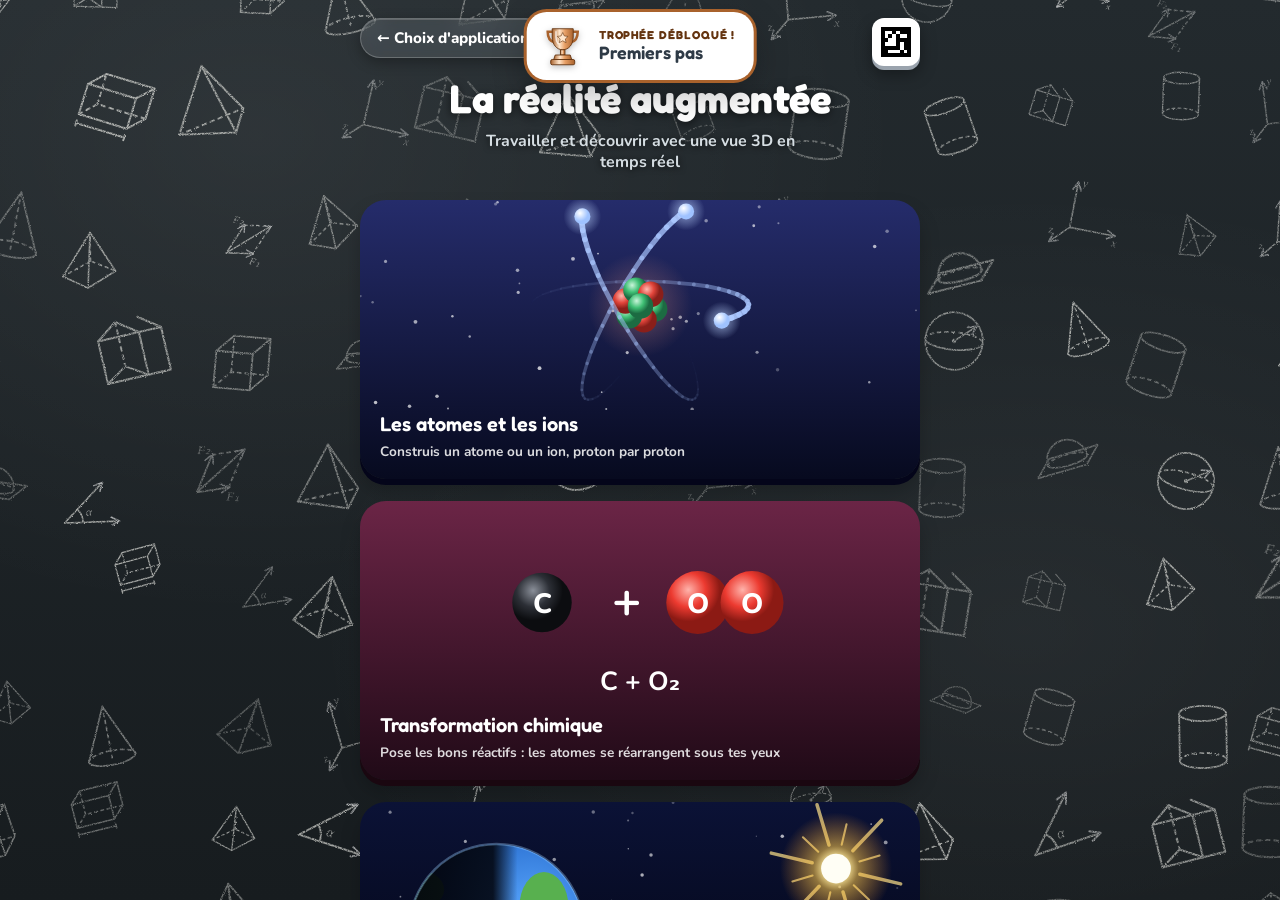
<file: apps/realite/index.html>
<!DOCTYPE html>
<html lang="fr">
<head>
  <meta charset="UTF-8">
  <meta name="viewport" content="width=device-width, initial-scale=1, maximum-scale=1, user-scalable=no, viewport-fit=cover">
  <meta name="theme-color" content="#1c2226">
  <title>La réalité augmentée</title>
<link rel="stylesheet" href="../../portail/polices/polices.css">
  <!-- ?v= : à changer après une modification, pour que les téléphones ne gardent pas l'ancienne version en cache -->
  <link rel="stylesheet" href="css/style.css?v=3">
  <script type="importmap">{ "imports": { "three": "./lib/three.module.min.js" } }</script>
  <script src="lib/aruco/cv.js"></script>
  <script src="lib/aruco/svd.js"></script>
  <script src="lib/aruco/posit1.js"></script>
  <script src="lib/aruco/aruco.js"></script>
  <script type="module" src="js/app.js?v=3"></script>
  <script src="js/home.js" defer></script>
</head>
<body>

  <!-- Repère universel (ArUco MIP_36h12, id 0), dessiné case par case d'après repere/repere.png : 8 × 8 cases noires
       dans une marge blanche d'une case. En SVG plutôt qu'en image : sur iPhone, l'image PNG disparaissait ou ne s'affichait pas. -->
  <svg width="0" height="0" style="position:absolute" aria-hidden="true">
    <symbol id="repere-0" viewBox="0 0 10 10">
      <rect width="10" height="10" fill="#fff"/>
      <path fill="#000" shape-rendering="crispEdges" d="M1 1h8v1h-8zM1 2h1v7h-1zM8 2h1v7h-1zM2 8h6v1h-6zM4 2h1v1h-1zM6 2h2v1h-2zM3 3h1v1h-1zM5 3h1v1h-1zM2 4h1v1h-1zM5 4h3v1h-3zM5 5h1v1h-1zM7 5h1v1h-1zM2 6h4v1h-4zM7 6h1v1h-1zM2 7h1v1h-1zM6 7h1v1h-1z"/>
    </symbol>
  </svg>

  <!-- ===== Accueil : choix du module ===== -->
  <section class="screen screen--home screen--active" id="screen-home">
    <div id="home-bg" aria-hidden="true"></div>
    <div class="home-in">
      <!-- Bouton du repère : l'afficher en grand (à viser avec un autre appareil) ou télécharger le PDF à imprimer -->
      <div class="home-top">
        <button type="button" class="marker-btn" id="marker-btn" aria-label="Le repère : l'afficher ou l'imprimer" aria-expanded="false" aria-controls="marker-menu">
          <svg width="38" height="38" viewBox="0 0 10 10" aria-hidden="true"><use href="#repere-0"/></svg>
        </button>
        <div class="marker-menu" id="marker-menu" hidden>
          <button type="button" class="marker-menu__item" id="marker-show-open">
            <b>Afficher le repère</b>
            <span>En grand sur cet écran, pour le viser avec la caméra d'un autre appareil</span>
          </button>
          <button type="button" class="marker-menu__item" data-pdf="repere/repere-a-imprimer.pdf" data-name="Repère de réalité augmentée.pdf">
            <b>Imprimer le repère</b>
            <span>Télécharge le PDF : atomes, Soleil/Terre/Lune, chronophotographie</span>
          </button>
          <button type="button" class="marker-menu__item" data-pdf="repere/reperes-reactifs.pdf" data-name="Repères des réactifs.pdf">
            <b>Imprimer les repères des réactifs</b>
            <span>Télécharge le PDF à découper : transformation chimique</span>
          </button>
        </div>
      </div>
      <h1 class="app-title">La réalité augmentée</h1>
      <p class="app-subtitle">Travailler et découvrir avec une vue 3D en temps réel</p>

      <div class="module">
      <!-- Module 1 : atome de lithium animé (repris de la carte « tailles » de Diverses Questions Scientifiques) -->
      <button type="button" class="q-card q-card--atom" data-view="atom">
        <svg class="q-card__art" viewBox="0 0 320 120" aria-hidden="true">
          <defs>
            <radialGradient id="g-p" cx=".35" cy=".3"><stop offset="0" stop-color="#ffb9b0"/><stop offset=".55" stop-color="#e2453b"/><stop offset="1" stop-color="#8a1f1a"/></radialGradient>
            <radialGradient id="g-n" cx=".35" cy=".3"><stop offset="0" stop-color="#c9f5da"/><stop offset=".55" stop-color="#3fbf74"/><stop offset="1" stop-color="#1c6b42"/></radialGradient>
            <radialGradient id="g-e" cx=".35" cy=".3"><stop offset="0" stop-color="#fff"/><stop offset="1" stop-color="#9fc2ff"/></radialGradient>
            <radialGradient id="g-eh"><stop offset="0" stop-color="#bcd4ff" stop-opacity=".7"/><stop offset="1" stop-color="#bcd4ff" stop-opacity="0"/></radialGradient>
            <radialGradient id="g-nh"><stop offset="0" stop-color="#ff9c84" stop-opacity=".35"/><stop offset="1" stop-color="#ff9c84" stop-opacity="0"/></radialGradient>
          </defs>
          <g id="atom-stars" fill="#fff"></g>
          <g transform="translate(160 60) scale(1.35) translate(-84 -60)">
            <circle cx="84" cy="60" r="22" fill="url(#g-nh)"/>
            <g id="orb-back" fill="none" stroke="#a9c6ff" stroke-linecap="round"></g>
            <g id="el-back"></g>
            <g><circle cx="90.2" cy="61.7" r="5.4" fill="url(#g-n)"/><circle cx="85.7" cy="66.2" r="5.4" fill="url(#g-p)"/><circle cx="79.5" cy="64.5" r="5.4" fill="url(#g-n)"/><circle cx="77.8" cy="58.3" r="5.4" fill="url(#g-p)"/><circle cx="82.3" cy="53.8" r="5.4" fill="url(#g-n)"/><circle cx="88.5" cy="55.5" r="5.4" fill="url(#g-p)"/><circle cx="84.2" cy="60.4" r="5.4" fill="url(#g-n)"/></g>
            <g id="orb-front" fill="none" stroke="#a9c6ff" stroke-linecap="round"></g>
            <g id="el-front"></g>
          </g>
        </svg>
        <span class="q-card__title">Les atomes et les ions</span>
        <span class="q-card__sub">Construis un atome ou un ion, proton par proton</span>
      </button>
      </div>


      <div class="module">
      <!-- Module 2 : CO₂ qui se défait en C + O₂, puis se refait (3 s dans chaque sens) -->
      <button type="button" class="q-card q-card--reaction" data-view="reaction">
        <svg class="q-card__art" viewBox="0 0 320 120" aria-hidden="true">
          <defs>
            <radialGradient id="g-c" cx=".35" cy=".3"><stop offset="0" stop-color="#8a8f99"/><stop offset=".55" stop-color="#2c2f36"/><stop offset="1" stop-color="#0c0d10"/></radialGradient>
            <radialGradient id="g-o" cx=".35" cy=".3"><stop offset="0" stop-color="#ffb3ab"/><stop offset=".55" stop-color="#ec3a30"/><stop offset="1" stop-color="#8c1a14"/></radialGradient>
            <radialGradient id="g-glow"><stop offset="0" stop-color="#ffe2a8" stop-opacity=".45"/><stop offset="1" stop-color="#ffe2a8" stop-opacity="0"/></radialGradient>
          </defs>
          <circle id="rx-glow" cx="160" cy="58" r="70" fill="url(#g-glow)" opacity="0"/>
          <text id="rx-plus" x="152" y="66" fill="#fff" font-size="28" font-weight="700" text-anchor="middle" opacity="0">+</text>
          <g id="rx-atoms">
            <g id="rx-c"><circle r="17" fill="url(#g-c)"/><text y="6" fill="#fff" font-size="16" font-weight="800" text-anchor="middle">C</text></g>
            <g id="rx-o1"><circle r="18" fill="url(#g-o)"/><text y="6" fill="#fff" font-size="16" font-weight="800" text-anchor="middle">O</text></g>
            <g id="rx-o2"><circle r="18" fill="url(#g-o)"/><text y="6" fill="#fff" font-size="16" font-weight="800" text-anchor="middle">O</text></g>
          </g>
          <text id="rx-left" x="160" y="108" fill="#fff" font-size="15" font-weight="700" text-anchor="middle">CO₂</text>
          <text id="rx-right" x="160" y="108" fill="#fff" font-size="15" font-weight="700" text-anchor="middle" opacity="0">C + O₂</text>
        </svg>
        <span class="q-card__title">Transformation chimique</span>
        <span class="q-card__sub">Pose les bons réactifs : les atomes se réarrangent sous tes yeux</span>
      </button>
      </div>

      <!-- Module 3 : la Terre au premier plan, éclairée seulement côté Soleil ; le Soleil brille au loin à droite -->
      <div class="module">
      <button type="button" class="q-card q-card--sky" data-view="sky">
        <svg class="q-card__art" viewBox="0 0 320 120" aria-hidden="true">
          <defs>
            <radialGradient id="g-sun" cx=".5" cy=".5" r=".5"><stop offset="0" stop-color="#fffdf0"/><stop offset=".18" stop-color="#fff2b0"/><stop offset=".4" stop-color="#ffc94d" stop-opacity=".55"/><stop offset="1" stop-color="#ff9a1f" stop-opacity="0"/></radialGradient>
            <radialGradient id="g-ocean" cx=".7" cy=".4" r=".8"><stop offset="0" stop-color="#5aa8ff"/><stop offset=".6" stop-color="#2a6fd0"/><stop offset="1" stop-color="#143c80"/></radialGradient>
            <linearGradient id="g-night" x1="0" y1="0" x2="1" y2="0"><stop offset="0" stop-color="#02040c" stop-opacity=".96"/><stop offset=".48" stop-color="#02040c" stop-opacity=".9"/><stop offset=".62" stop-color="#02040c" stop-opacity="0"/></linearGradient>
            <clipPath id="c-earth"><circle cx="78" cy="74" r="50"/></clipPath>
          </defs>
          <g id="sky-stars" fill="#fff"></g>
          <g id="sun-rays" transform="translate(272 38)" stroke="#ffe38a" stroke-linecap="round" opacity=".7"></g>
          <circle id="sun-glow" cx="272" cy="38" r="34" fill="url(#g-sun)"/>
          <circle cx="272" cy="38" r="8.5" fill="#fffef5"/>
          <g clip-path="url(#c-earth)">
            <circle cx="78" cy="74" r="50" fill="url(#g-ocean)"/>
            <g id="earth-land" fill="#58b04f"></g>
            <circle cx="78" cy="74" r="50" fill="url(#g-night)"/>
          </g>
          <circle cx="78" cy="74" r="50" fill="none" stroke="#9fd0ff" stroke-opacity=".35" stroke-width="1.5"/>
        </svg>
        <span class="q-card__title">Système Soleil/Terre/Lune</span>
        <span class="q-card__sub">Les phases de la Lune et les éclipses</span>
      </button>
      </div>

      <!-- Module 4 : voiture vue de dessus qui laisse ses clichés derrière elle, puis tout s'efface en fondu -->
      <div class="module">
      <button type="button" class="q-card q-card--chrono" data-view="chrono">
        <svg class="q-card__art" viewBox="0 0 320 120" aria-hidden="true">
          <rect x="0" y="40" width="320" height="44" fill="#3a4148"/>
          <path d="M0 41H320M0 83H320" stroke="#e8e8e8" stroke-width="2"/>
          <path d="M0 62H320" stroke="#f2d84b" stroke-width="2" stroke-dasharray="14 10"/>
          <g id="chrono-ghosts"></g>
          <g id="chrono-car"></g>
        </svg>
        <span class="q-card__title">Chronophotographie</span>
        <span class="q-card__sub">Les positions d'un objet à intervalles de temps réguliers</span>
      </button>
      </div>
    </div>
  </section>

  <!-- ===== Caméra indisponible ===== -->
  <section class="screen" id="screen-camera-error">
    <div class="panel">
      <h2>Caméra indisponible</h2>
      <p id="camera-error-text"></p>
      <div class="panel__actions">
        <button class="btn btn--main" id="camera-retry">Réessayer</button>
        <button class="btn btn--ghost" data-go="home">Retour à l'accueil</button>
      </div>
    </div>
  </section>

  <!-- ===== Vue en réalité augmentée ===== -->
  <section class="screen screen--ar" id="screen-ar">
    <video class="ar-video" id="ar-video" playsinline muted></video>
    <div class="ar-layer is-hidden" id="ar-layer">
      <canvas class="ar-canvas" id="ar-canvas"></canvas>
      <div class="card" id="ar-card"></div>
    </div>
    <div class="ar-search" id="ar-search">
      <img id="ar-search-img" src="repere/repere.png" alt="">
      <span id="ar-search-text">Montre le repère à la caméra</span>
      <button type="button" class="ar-search__link" id="ar-search-link">Pas de repère ? Affiche-le ici</button>
    </div>
    <div class="ar-top">
      <button class="chip" data-go="home">← Accueil</button>
      <button class="chip" id="camera-switch" hidden>Changer de caméra</button>
    </div>
    <div class="ar-controls" id="ar-controls"></div>
  </section>

  <!-- Repère affiché en grand (menu du repère > Afficher) -->
  <div class="marker-show" id="marker-show" hidden>
    <svg width="300" height="300" viewBox="0 0 10 10" role="img" aria-label="Repère de réalité augmentée"><use href="#repere-0"/></svg>
    <p>Vise ce repère avec la caméra d'un autre appareil</p>
    <button type="button" class="marker-show__close" id="marker-show-close">✕ Fermer</button>
  </div>

<script src="../../portail/clavier.js"></script>
<script src="../../portail/retour.js" data-home="#screen-home .home-top" data-class="" data-style="color:#fff;background:rgba(255,255,255,.1);border-color:rgba(255,255,255,.22);box-shadow:0 4px 14px rgba(0,0,0,.3),inset 0 1px 0 rgba(255,255,255,.18)"></script>
<script src="../../portail/trophees.js" data-app="realite"></script>
<script src="../../portail/trophees/realite.js"></script>
</body>
</html>
</file>
<file: portail/polices/polices.css>
/* Polices Google (Fredoka, Nunito, Sora, Figtree, Space Mono) copiées en local pour fonctionner sans internet */
/* latin-ext */
@font-face {
  font-family: 'Figtree';
  font-style: normal;
  font-weight: 600;
  font-display: swap;
  src: url(figtree-latin-ext.woff2) format('woff2');
  unicode-range: U+0100-02BA, U+02BD-02C5, U+02C7-02CC, U+02CE-02D7, U+02DD-02FF, U+0304, U+0308, U+0329, U+1D00-1DBF, U+1E00-1E9F, U+1EF2-1EFF, U+2020, U+20A0-20AB, U+20AD-20C4, U+2113, U+2C60-2C7F, U+A720-A7FF;
}
/* latin */
@font-face {
  font-family: 'Figtree';
  font-style: normal;
  font-weight: 600;
  font-display: swap;
  src: url(figtree-latin.woff2) format('woff2');
  unicode-range: U+0000-00FF, U+0131, U+0152-0153, U+02BB-02BC, U+02C6, U+02DA, U+02DC, U+0304, U+0308, U+0329, U+2000-206F, U+20AC, U+2122, U+2191, U+2193, U+2212, U+2215, U+FEFF, U+FFFD;
}
/* latin-ext */
@font-face {
  font-family: 'Figtree';
  font-style: normal;
  font-weight: 700;
  font-display: swap;
  src: url(figtree-latin-ext.woff2) format('woff2');
  unicode-range: U+0100-02BA, U+02BD-02C5, U+02C7-02CC, U+02CE-02D7, U+02DD-02FF, U+0304, U+0308, U+0329, U+1D00-1DBF, U+1E00-1E9F, U+1EF2-1EFF, U+2020, U+20A0-20AB, U+20AD-20C4, U+2113, U+2C60-2C7F, U+A720-A7FF;
}
/* latin */
@font-face {
  font-family: 'Figtree';
  font-style: normal;
  font-weight: 700;
  font-display: swap;
  src: url(figtree-latin.woff2) format('woff2');
  unicode-range: U+0000-00FF, U+0131, U+0152-0153, U+02BB-02BC, U+02C6, U+02DA, U+02DC, U+0304, U+0308, U+0329, U+2000-206F, U+20AC, U+2122, U+2191, U+2193, U+2212, U+2215, U+FEFF, U+FFFD;
}
/* latin-ext */
@font-face {
  font-family: 'Figtree';
  font-style: normal;
  font-weight: 800;
  font-display: swap;
  src: url(figtree-latin-ext.woff2) format('woff2');
  unicode-range: U+0100-02BA, U+02BD-02C5, U+02C7-02CC, U+02CE-02D7, U+02DD-02FF, U+0304, U+0308, U+0329, U+1D00-1DBF, U+1E00-1E9F, U+1EF2-1EFF, U+2020, U+20A0-20AB, U+20AD-20C4, U+2113, U+2C60-2C7F, U+A720-A7FF;
}
/* latin */
@font-face {
  font-family: 'Figtree';
  font-style: normal;
  font-weight: 800;
  font-display: swap;
  src: url(figtree-latin.woff2) format('woff2');
  unicode-range: U+0000-00FF, U+0131, U+0152-0153, U+02BB-02BC, U+02C6, U+02DA, U+02DC, U+0304, U+0308, U+0329, U+2000-206F, U+20AC, U+2122, U+2191, U+2193, U+2212, U+2215, U+FEFF, U+FFFD;
}
/* latin-ext */
@font-face {
  font-family: 'Fredoka';
  font-style: normal;
  font-weight: 500;
  font-stretch: 100%;
  font-display: swap;
  src: url(fredoka-latin-ext.woff2) format('woff2');
  unicode-range: U+0100-02BA, U+02BD-02C5, U+02C7-02CC, U+02CE-02D7, U+02DD-02FF, U+0304, U+0308, U+0329, U+1D00-1DBF, U+1E00-1E9F, U+1EF2-1EFF, U+2020, U+20A0-20AB, U+20AD-20C4, U+2113, U+2C60-2C7F, U+A720-A7FF;
}
/* latin */
@font-face {
  font-family: 'Fredoka';
  font-style: normal;
  font-weight: 500;
  font-stretch: 100%;
  font-display: swap;
  src: url(fredoka-latin.woff2) format('woff2');
  unicode-range: U+0000-00FF, U+0131, U+0152-0153, U+02BB-02BC, U+02C6, U+02DA, U+02DC, U+0304, U+0308, U+0329, U+2000-206F, U+20AC, U+2122, U+2191, U+2193, U+2212, U+2215, U+FEFF, U+FFFD;
}
/* latin-ext */
@font-face {
  font-family: 'Fredoka';
  font-style: normal;
  font-weight: 600;
  font-stretch: 100%;
  font-display: swap;
  src: url(fredoka-latin-ext.woff2) format('woff2');
  unicode-range: U+0100-02BA, U+02BD-02C5, U+02C7-02CC, U+02CE-02D7, U+02DD-02FF, U+0304, U+0308, U+0329, U+1D00-1DBF, U+1E00-1E9F, U+1EF2-1EFF, U+2020, U+20A0-20AB, U+20AD-20C4, U+2113, U+2C60-2C7F, U+A720-A7FF;
}
/* latin */
@font-face {
  font-family: 'Fredoka';
  font-style: normal;
  font-weight: 600;
  font-stretch: 100%;
  font-display: swap;
  src: url(fredoka-latin.woff2) format('woff2');
  unicode-range: U+0000-00FF, U+0131, U+0152-0153, U+02BB-02BC, U+02C6, U+02DA, U+02DC, U+0304, U+0308, U+0329, U+2000-206F, U+20AC, U+2122, U+2191, U+2193, U+2212, U+2215, U+FEFF, U+FFFD;
}
/* latin-ext */
@font-face {
  font-family: 'Fredoka';
  font-style: normal;
  font-weight: 700;
  font-stretch: 100%;
  font-display: swap;
  src: url(fredoka-latin-ext.woff2) format('woff2');
  unicode-range: U+0100-02BA, U+02BD-02C5, U+02C7-02CC, U+02CE-02D7, U+02DD-02FF, U+0304, U+0308, U+0329, U+1D00-1DBF, U+1E00-1E9F, U+1EF2-1EFF, U+2020, U+20A0-20AB, U+20AD-20C4, U+2113, U+2C60-2C7F, U+A720-A7FF;
}
/* latin */
@font-face {
  font-family: 'Fredoka';
  font-style: normal;
  font-weight: 700;
  font-stretch: 100%;
  font-display: swap;
  src: url(fredoka-latin.woff2) format('woff2');
  unicode-range: U+0000-00FF, U+0131, U+0152-0153, U+02BB-02BC, U+02C6, U+02DA, U+02DC, U+0304, U+0308, U+0329, U+2000-206F, U+20AC, U+2122, U+2191, U+2193, U+2212, U+2215, U+FEFF, U+FFFD;
}
/* latin-ext */
@font-face {
  font-family: 'Nunito';
  font-style: normal;
  font-weight: 600;
  font-display: swap;
  src: url(nunito-latin-ext.woff2) format('woff2');
  unicode-range: U+0100-02BA, U+02BD-02C5, U+02C7-02CC, U+02CE-02D7, U+02DD-02FF, U+0304, U+0308, U+0329, U+1D00-1DBF, U+1E00-1E9F, U+1EF2-1EFF, U+2020, U+20A0-20AB, U+20AD-20C4, U+2113, U+2C60-2C7F, U+A720-A7FF;
}
/* latin */
@font-face {
  font-family: 'Nunito';
  font-style: normal;
  font-weight: 600;
  font-display: swap;
  src: url(nunito-latin.woff2) format('woff2');
  unicode-range: U+0000-00FF, U+0131, U+0152-0153, U+02BB-02BC, U+02C6, U+02DA, U+02DC, U+0304, U+0308, U+0329, U+2000-206F, U+20AC, U+2122, U+2191, U+2193, U+2212, U+2215, U+FEFF, U+FFFD;
}
/* latin-ext */
@font-face {
  font-family: 'Nunito';
  font-style: normal;
  font-weight: 700;
  font-display: swap;
  src: url(nunito-latin-ext.woff2) format('woff2');
  unicode-range: U+0100-02BA, U+02BD-02C5, U+02C7-02CC, U+02CE-02D7, U+02DD-02FF, U+0304, U+0308, U+0329, U+1D00-1DBF, U+1E00-1E9F, U+1EF2-1EFF, U+2020, U+20A0-20AB, U+20AD-20C4, U+2113, U+2C60-2C7F, U+A720-A7FF;
}
/* latin */
@font-face {
  font-family: 'Nunito';
  font-style: normal;
  font-weight: 700;
  font-display: swap;
  src: url(nunito-latin.woff2) format('woff2');
  unicode-range: U+0000-00FF, U+0131, U+0152-0153, U+02BB-02BC, U+02C6, U+02DA, U+02DC, U+0304, U+0308, U+0329, U+2000-206F, U+20AC, U+2122, U+2191, U+2193, U+2212, U+2215, U+FEFF, U+FFFD;
}
/* latin-ext */
@font-face {
  font-family: 'Nunito';
  font-style: normal;
  font-weight: 800;
  font-display: swap;
  src: url(nunito-latin-ext.woff2) format('woff2');
  unicode-range: U+0100-02BA, U+02BD-02C5, U+02C7-02CC, U+02CE-02D7, U+02DD-02FF, U+0304, U+0308, U+0329, U+1D00-1DBF, U+1E00-1E9F, U+1EF2-1EFF, U+2020, U+20A0-20AB, U+20AD-20C4, U+2113, U+2C60-2C7F, U+A720-A7FF;
}
/* latin */
@font-face {
  font-family: 'Nunito';
  font-style: normal;
  font-weight: 800;
  font-display: swap;
  src: url(nunito-latin.woff2) format('woff2');
  unicode-range: U+0000-00FF, U+0131, U+0152-0153, U+02BB-02BC, U+02C6, U+02DA, U+02DC, U+0304, U+0308, U+0329, U+2000-206F, U+20AC, U+2122, U+2191, U+2193, U+2212, U+2215, U+FEFF, U+FFFD;
}
/* latin-ext */
@font-face {
  font-family: 'Sora';
  font-style: normal;
  font-weight: 500;
  font-display: swap;
  src: url(sora-latin-ext.woff2) format('woff2');
  unicode-range: U+0100-02BA, U+02BD-02C5, U+02C7-02CC, U+02CE-02D7, U+02DD-02FF, U+0304, U+0308, U+0329, U+1D00-1DBF, U+1E00-1E9F, U+1EF2-1EFF, U+2020, U+20A0-20AB, U+20AD-20C4, U+2113, U+2C60-2C7F, U+A720-A7FF;
}
/* latin */
@font-face {
  font-family: 'Sora';
  font-style: normal;
  font-weight: 500;
  font-display: swap;
  src: url(sora-latin.woff2) format('woff2');
  unicode-range: U+0000-00FF, U+0131, U+0152-0153, U+02BB-02BC, U+02C6, U+02DA, U+02DC, U+0304, U+0308, U+0329, U+2000-206F, U+20AC, U+2122, U+2191, U+2193, U+2212, U+2215, U+FEFF, U+FFFD;
}
/* latin-ext */
@font-face {
  font-family: 'Sora';
  font-style: normal;
  font-weight: 600;
  font-display: swap;
  src: url(sora-latin-ext.woff2) format('woff2');
  unicode-range: U+0100-02BA, U+02BD-02C5, U+02C7-02CC, U+02CE-02D7, U+02DD-02FF, U+0304, U+0308, U+0329, U+1D00-1DBF, U+1E00-1E9F, U+1EF2-1EFF, U+2020, U+20A0-20AB, U+20AD-20C4, U+2113, U+2C60-2C7F, U+A720-A7FF;
}
/* latin */
@font-face {
  font-family: 'Sora';
  font-style: normal;
  font-weight: 600;
  font-display: swap;
  src: url(sora-latin.woff2) format('woff2');
  unicode-range: U+0000-00FF, U+0131, U+0152-0153, U+02BB-02BC, U+02C6, U+02DA, U+02DC, U+0304, U+0308, U+0329, U+2000-206F, U+20AC, U+2122, U+2191, U+2193, U+2212, U+2215, U+FEFF, U+FFFD;
}
/* latin-ext */
@font-face {
  font-family: 'Sora';
  font-style: normal;
  font-weight: 700;
  font-display: swap;
  src: url(sora-latin-ext.woff2) format('woff2');
  unicode-range: U+0100-02BA, U+02BD-02C5, U+02C7-02CC, U+02CE-02D7, U+02DD-02FF, U+0304, U+0308, U+0329, U+1D00-1DBF, U+1E00-1E9F, U+1EF2-1EFF, U+2020, U+20A0-20AB, U+20AD-20C4, U+2113, U+2C60-2C7F, U+A720-A7FF;
}
/* latin */
@font-face {
  font-family: 'Sora';
  font-style: normal;
  font-weight: 700;
  font-display: swap;
  src: url(sora-latin.woff2) format('woff2');
  unicode-range: U+0000-00FF, U+0131, U+0152-0153, U+02BB-02BC, U+02C6, U+02DA, U+02DC, U+0304, U+0308, U+0329, U+2000-206F, U+20AC, U+2122, U+2191, U+2193, U+2212, U+2215, U+FEFF, U+FFFD;
}
/* latin-ext */
@font-face {
  font-family: 'Space Mono';
  font-style: normal;
  font-weight: 400;
  font-display: swap;
  src: url(space-mono-latin-ext.woff2) format('woff2');
  unicode-range: U+0100-02BA, U+02BD-02C5, U+02C7-02CC, U+02CE-02D7, U+02DD-02FF, U+0304, U+0308, U+0329, U+1D00-1DBF, U+1E00-1E9F, U+1EF2-1EFF, U+2020, U+20A0-20AB, U+20AD-20C4, U+2113, U+2C60-2C7F, U+A720-A7FF;
}
/* latin */
@font-face {
  font-family: 'Space Mono';
  font-style: normal;
  font-weight: 400;
  font-display: swap;
  src: url(space-mono-latin.woff2) format('woff2');
  unicode-range: U+0000-00FF, U+0131, U+0152-0153, U+02BB-02BC, U+02C6, U+02DA, U+02DC, U+0304, U+0308, U+0329, U+2000-206F, U+20AC, U+2122, U+2191, U+2193, U+2212, U+2215, U+FEFF, U+FFFD;
}
/* latin-ext */
@font-face {
  font-family: 'Space Mono';
  font-style: normal;
  font-weight: 700;
  font-display: swap;
  src: url(space-mono-latin-ext-2.woff2) format('woff2');
  unicode-range: U+0100-02BA, U+02BD-02C5, U+02C7-02CC, U+02CE-02D7, U+02DD-02FF, U+0304, U+0308, U+0329, U+1D00-1DBF, U+1E00-1E9F, U+1EF2-1EFF, U+2020, U+20A0-20AB, U+20AD-20C4, U+2113, U+2C60-2C7F, U+A720-A7FF;
}
/* latin */
@font-face {
  font-family: 'Space Mono';
  font-style: normal;
  font-weight: 700;
  font-display: swap;
  src: url(space-mono-latin-2.woff2) format('woff2');
  unicode-range: U+0000-00FF, U+0131, U+0152-0153, U+02BB-02BC, U+02C6, U+02DA, U+02DC, U+0304, U+0308, U+0329, U+2000-206F, U+20AC, U+2122, U+2191, U+2193, U+2212, U+2215, U+FEFF, U+FFFD;
}
</file>
<file: portail/style.css>
/* ===== Physique Chimie en Poche : page principale ===== */
* { box-sizing: border-box; -webkit-tap-highlight-color: transparent; }
html { background: #FBFAF6; -webkit-text-size-adjust: 100%; text-size-adjust: 100%; }
html, body { margin: 0; padding: 0; color: #2E4057; font-family: 'Nunito', system-ui, -apple-system, 'Segoe UI', sans-serif; font-weight: 600; }
body { min-height: 100vh; min-height: 100dvh; overflow-x: hidden; position: relative; }

/* Fond : motifs scientifiques pastel sur papier crème (portail/fond-motifs.jpg, se raccorde sans couture) */
body::before {
  content: ''; position: fixed; inset: 0; z-index: -1; pointer-events: none;
  background: url("fond-motifs.jpg") 0 0 / 640px 640px repeat;
}

.portail {
  width: 100%; max-width: 940px; margin: 0 auto;
  padding: calc(30px + env(safe-area-inset-top, 0px)) 16px calc(36px + env(safe-area-inset-bottom, 0px));
}

/* ===== Trophées ===== */
/* Bouton carré aux coins arrondis, en haut à droite, avec un trophée dessiné */
.barre { display: flex; justify-content: flex-end; margin: -16px 0 4px; }
.trophees-btn {
  width: 54px; height: 54px; padding: 6px; border: none; border-radius: 16px; cursor: pointer;
  background: linear-gradient(160deg, #46505F 0%, #1D222C 45%, #2E3542 62%, #12151C 100%);   /* fond sombre : le trophée doré ressort */
  box-shadow: 0 4px 0 #8C6A1C, 0 8px 18px rgba(40,46,60,.3), inset 0 0 0 2px #DEB448, inset 0 2px 0 rgba(255,255,255,.22);
  transition: transform .12s, box-shadow .12s;
}
.trophees-btn:active { transform: translateY(3px); box-shadow: 0 1px 0 #8C6A1C, 0 4px 10px rgba(40,46,60,.25), inset 0 0 0 2px #DEB448; }
.trophees-btn:focus-visible { outline: 4px solid #2E4057; outline-offset: 3px; }
.trophees-btn svg { display: block; width: 100%; height: 100%; }

/* Fenêtre de la liste */
body.trophees-ouvert { overflow: hidden; }
.trophees {
  position: fixed; inset: 0; z-index: 50; overflow-y: auto; overscroll-behavior: contain;
  padding: calc(16px + env(safe-area-inset-top, 0px)) 16px calc(16px + env(safe-area-inset-bottom, 0px));
  background: rgba(30, 38, 52, .55); -webkit-backdrop-filter: blur(4px); backdrop-filter: blur(4px);
}
.trophees[hidden] { display: none; }
.trophees__boite { max-width: 640px; margin: 0 auto; padding: 18px 16px 20px; border-radius: 28px; background: #FBFAF6; box-shadow: 0 20px 50px rgba(0,0,0,.35); }
.trophees__tete { display: flex; align-items: flex-start; justify-content: space-between; gap: 12px; margin: 0 4px 14px; }
.trophees__tete h2 { margin: 0; font-family: 'Fredoka', 'Nunito', sans-serif; font-weight: 700; font-size: 1.6rem; color: #2E4057; }
.trophees__tete p { margin: 2px 0 0; font-weight: 700; color: #6E7C8C; }
.trophees__fermer { flex: none; width: 42px; height: 42px; border: none; border-radius: 50%; cursor: pointer; font-size: 1.1rem; font-weight: 800; color: #2E4057; background: #ECEFF3; }
.trophees__liste { list-style: none; margin: 0; padding: 0; display: grid; gap: 12px; }
/* Un trophée : rectangle très arrondi cerclé de son métal */
.trophee {
  display: flex; align-items: center; gap: 14px; padding: 12px 18px 12px 12px; border-radius: 30px;
  border: 3.5px solid transparent;
  background: linear-gradient(#FFFFFF, #FFFFFF) padding-box, linear-gradient(120deg, var(--t3), var(--t1) 30%, var(--t2) 55%, var(--t3) 80%, var(--t4)) border-box;
  box-shadow: 0 4px 12px rgba(40,46,60,.1);
}
.trophee--ok { background: linear-gradient(120deg, #FFFFFF, color-mix(in srgb, var(--t1) 60%, #fff)) padding-box, linear-gradient(120deg, var(--t3), var(--t1) 30%, var(--t2) 55%, var(--t3) 80%, var(--t4)) border-box; }
.trophee__ico { flex: none; width: 56px; height: 56px; }
.trophee--ok .trophee__ico { filter: drop-shadow(0 3px 4px rgba(0,0,0,.25)); }
.trophee__titre { display: block; font-family: 'Fredoka', 'Nunito', sans-serif; font-weight: 600; font-size: 1.08rem; line-height: 1.2; color: #2E4057; }
.trophee__desc { display: block; margin-top: 2px; font-size: .9rem; font-weight: 700; line-height: 1.3; color: #4E5B6A; }
.trophee__desc--secret { letter-spacing: .15em; color: #9AA4B0; }
.trophee__metal { display: block; margin-top: 3px; font-size: .72rem; font-weight: 800; letter-spacing: .06em; text-transform: uppercase; color: var(--t4); }
.trophee:not(.trophee--ok) .trophee__titre { color: #5E6B7A; }

/* Titre sans encadré, d'une seule couleur : bleu ardoise sombre (halo crème pour rester lisible sur les motifs) */
.titre { text-align: center; margin: 0 auto 30px; max-width: 680px; }
.titre h1 {
  margin: 0; color: #2E4057; font-family: 'Fredoka', 'Nunito', system-ui, sans-serif; font-weight: 700;
  font-size: clamp(1.5rem, 6.8vw, 3.1rem); line-height: 1.1; text-wrap: balance;
  text-shadow: 0 0 6px #FBFAF6, 0 0 14px #FBFAF6, 0 0 24px #FBFAF6;
}
.titre p {
  margin: 8px 0 0; color: #2E4057; font-weight: 700; font-size: 1.05rem; line-height: 1.35; text-wrap: balance;
  text-shadow: 0 0 5px #FBFAF6, 0 0 12px #FBFAF6;
}

/* Encadrés des applis : l'illustration de l'appli en fond, titre et sous-titre centrés par-dessus */
.applis { display: grid; grid-template-columns: repeat(2, 1fr); gap: 22px; }
.appli {
  position: relative; isolation: isolate; overflow: hidden;
  display: flex; flex-direction: column; align-items: center; justify-content: center; gap: 8px;
  min-height: 230px; padding: 24px 26px; border-radius: 26px; text-align: center; text-decoration: none;
  border: 2.5px solid #262B33; /* liseré sombre, à peine plus clair que le noir, pour détacher l'encadré du fond */
  background: var(--fond) center / cover no-repeat;
  box-shadow: 0 14px 30px rgba(40,46,60,.25), inset 0 0 0 1px rgba(255,255,255,.35);
  transition: transform .15s ease, box-shadow .15s ease;
}
/* Voile au centre de l'illustration pour que le texte reste lisible */
.appli::before { content: ''; position: absolute; inset: 0; z-index: -1; pointer-events: none; background: var(--voile); }
.appli:hover { transform: translateY(-3px); box-shadow: 0 20px 36px rgba(40,46,60,.3), inset 0 0 0 1px rgba(255,255,255,.35); }
.appli:active { transform: translateY(2px); }
.appli:focus-visible { outline: 4px solid #2E4057; outline-offset: 3px; }
.appli__titre { font-size: 1.65rem; font-weight: 700; line-height: 1.15; }
.appli__texte { max-width: 22em; font-size: .97rem; font-weight: 700; line-height: 1.35; text-wrap: balance; }

/* Les Bases de la Chimie : laboratoire bleu clair lumineux */
.appli--chimie {
  --fond: url("encadre-chimie.jpg");
  --voile: radial-gradient(ellipse 62% 58% at 50% 50%, rgba(240,248,255,.88), rgba(225,240,252,.55) 60%, rgba(225,240,252,0) 100%);
  color: #1F4466; font-family: 'Fredoka', 'Nunito', sans-serif;
}
.appli--chimie .appli__titre, .appli--chimie .appli__texte { text-shadow: 0 0 8px rgba(240,248,255,.95); }
.appli--chimie .appli__texte { font-family: 'Nunito', sans-serif; color: #33587A; }

/* Entraînement aux conversions : tableau blanc couvert de formules au feutre */
.appli--conversions {
  --fond: url("encadre-conversions.jpg");
  --voile: radial-gradient(ellipse 62% 55% at 50% 48%, rgba(255,255,255,.9), rgba(255,255,255,.6) 60%, rgba(255,255,255,0) 100%);
  color: #2B3A4A; font-family: 'Fredoka', 'Nunito', sans-serif;
  background-position: center 35%;
}
.appli--conversions .appli__titre, .appli--conversions .appli__texte { text-shadow: 0 0 6px #fff, 0 0 12px #fff; }
.appli--conversions .appli__texte { font-family: 'Nunito', sans-serif; color: #46566A; }

/* Les Ondes Sonores : nuit bleutée traversée d'ondes orange lumineuses */
.appli--ondes {
  --fond: url("encadre-ondes.jpg");
  --voile: radial-gradient(ellipse 62% 55% at 50% 50%, rgba(18,24,34,.72), rgba(18,24,34,.35) 65%, rgba(18,24,34,0) 100%);
  color: #FFF4E8; font-family: 'Sora', 'Figtree', sans-serif;
}
.appli--ondes .appli__titre, .appli--ondes .appli__texte { text-shadow: 0 0 10px #121822, 0 0 4px #121822; }
.appli--ondes .appli__titre { color: #FFE2C2; }
.appli--ondes .appli__texte { font-family: 'Figtree', sans-serif; color: #F1D9C4; }

/* L'électricité : tableau électrique en métal brossé, câbles rouges, bleus et jaunes */
.appli--electricite {
  --fond: url("encadre-electricite.jpg");
  --voile: radial-gradient(ellipse 62% 55% at 50% 50%, rgba(236,239,242,.9), rgba(220,224,228,.6) 60%, rgba(220,224,228,0) 100%);
  color: #2B3540; font-family: 'Fredoka', 'Nunito', sans-serif;
}
.appli--electricite .appli__titre, .appli--electricite .appli__texte { text-shadow: 0 1px 0 rgba(255,255,255,.7), 0 0 8px rgba(236,239,242,.95); }
.appli--electricite .appli__texte { font-family: 'Nunito', sans-serif; color: #36424E; }

/* Un encadré seul sur la dernière ligne (nombre impair dans une liste) : centré, de la largeur d'une colonne */
.applis > .appli:last-child:nth-child(odd) { grid-column: 1 / -1; justify-self: center; width: calc(50% - 11px); }

/* Modules supplémentaires : sous les modules de cours, annoncés par un petit texte entre deux traits */
.bonus { margin-top: 40px; }
.bonus__titre {
  display: flex; align-items: center; gap: 14px; margin: 0 0 18px;
  color: #2E4057; font-family: 'Fredoka', 'Nunito', sans-serif; font-weight: 600; font-size: 1.15rem; line-height: 1.25; text-align: center;
  text-shadow: 0 0 5px #FBFAF6, 0 0 12px #FBFAF6;
}
.bonus__titre::before, .bonus__titre::after { content: ''; flex: 1; height: 2px; border-radius: 2px; background: rgba(46,64,87,.35); }

/* Questions Scientifiques : fond vert pomme couvert de « ? » clairs et sombres, comme l'accueil de l'appli */
.appli--questions {
  --fond: url("encadre-questions.svg");
  --voile: radial-gradient(ellipse 62% 55% at 50% 50%, rgba(240,251,224,.9), rgba(226,245,198,.6) 60%, rgba(226,245,198,0) 100%);
  color: #24502E; font-family: 'Fredoka', 'Nunito', sans-serif;
}
.appli--questions .appli__titre, .appli--questions .appli__texte { text-shadow: 0 0 6px #F0FBE0, 0 0 12px #F0FBE0; }
.appli--questions .appli__texte { font-family: 'Nunito', sans-serif; color: #3F6339; }

/* Réalité augmentée : tableau noir, figures en 3D dessinées à la craie, grosse sphère derrière le titre */
.appli--realite {
  --fond: url("encadre-realite.svg");
  --voile: radial-gradient(ellipse 56% 48% at 50% 50%, rgba(24,29,32,.62), rgba(24,29,32,.3) 65%, rgba(24,29,32,0) 100%);
  color: #fff; font-family: 'Fredoka', 'Nunito', sans-serif;
}
.appli--realite .appli__titre, .appli--realite .appli__texte { text-shadow: 0 2px 10px rgba(0,0,0,.75), 0 0 4px #181D20; }
.appli--realite .appli__texte { font-family: 'Nunito', sans-serif; color: #D5DDE2; }

/* Smartphone : les encadrés les uns sous les autres */
@media (max-width: 640px) {
  body::before { background-size: 460px 460px; }
  .portail { padding-left: 16px; padding-right: 16px; }
  .titre { margin-bottom: 22px; }
  .titre p { font-size: .95rem; }
  .applis { grid-template-columns: 1fr; gap: 16px; }
  .applis > .appli:last-child:nth-child(odd) { width: auto; justify-self: stretch; }
  .bonus { margin-top: 30px; }
  .bonus__titre { font-size: 1.02rem; gap: 10px; }
  .appli { min-height: 170px; padding: 20px 20px; gap: 6px; }
  .appli__titre { font-size: 1.45rem; }
  .appli__texte { font-size: .9rem; }
}
@media (prefers-reduced-motion: reduce) { .appli { transition: none; } }
</file>
<file: apps/chimie/style.css>
/* ===== Tokens ===== */
:root {
  --ink: #2E3A46;
  --ink-soft: #6E7C8C;
  --success: #2F9E5E;
  --error: #D9463B;
  --blue: #3F7FE0;
  --radius-lg: 26px;
  --radius-md: 16px;
  --font-display: 'Fredoka', 'Nunito', system-ui, sans-serif;
  --font-body: 'Nunito', system-ui, -apple-system, 'Segoe UI', sans-serif;
  --shadow-card: 0 10px 26px rgba(46, 58, 70, 0.1);

  --bg-top: #EAF6FD; --bg-bottom: #BFE0F2;
  --acc-light: #CDEEFA; --acc-mid: #6FC3E4; --acc-dark: #45A6CC; --acc-text: #0B4E66;
}

* { box-sizing: border-box; -webkit-tap-highlight-color: transparent; touch-action: manipulation; }
button { -webkit-user-select: none; user-select: none; }

html, body { margin: 0; padding: 0; color: var(--ink); font-family: var(--font-body); font-weight: 600; }

body {
  min-height: 100vh; min-height: 100dvh;
  overflow-x: hidden;
  position: relative;
}

/* Fond : dégradé par thème + quadrillé */
body::before {
  content: '';
  position: fixed; inset: 0; z-index: -1; pointer-events: none;
  background-image:
    linear-gradient(rgba(255,255,255,.55) 1px, transparent 1px),
    linear-gradient(90deg, rgba(255,255,255,.55) 1px, transparent 1px),
    linear-gradient(180deg, var(--bg-top), var(--bg-bottom));
  background-size: 38px 38px, 38px 38px, 100% 100%;
}
body[data-theme="pink"]   { --bg-top: #FFF1F7; --bg-bottom: #FBCFE3; }
body[data-theme="purple"] { --bg-top: #F7F0FD; --bg-bottom: #DCC8F3; }
body[data-theme="green"]  { --bg-top: #F4FBE8; --bg-bottom: #CFE9A9; }
body[data-theme="yellow"] { --bg-top: #FFFBE3; --bg-bottom: #FBE58E; }
body[data-theme="orange"] { --bg-top: #FFF3E5; --bg-bottom: #FBC792; }
body[data-theme="red"]    { --bg-top: #FFEDEA; --bg-bottom: #F5A9A0; }

/* Couleurs d'accent par écran (boutons primaires, cellules…) */
.screen--pink   { --acc-light: #FFD3E6; --acc-mid: #FF9DC8; --acc-dark: #D9558F; --acc-text: #6E1A48; }
.screen--purple { --acc-light: #E3CFF8; --acc-mid: #B98AEF; --acc-dark: #7B4DAE; --acc-text: #3E1F6B; }
.screen--green  { --acc-light: #E7F5C7; --acc-mid: #A4D65E; --acc-dark: #82B83E; --acc-text: #3E5E1A; }
.screen--yellow { --acc-light: #FFF0A6; --acc-mid: #F2CB3F; --acc-dark: #C99B12; --acc-text: #5C4400; }
.screen--orange { --acc-light: #FFD9B0; --acc-mid: #FFA85C; --acc-dark: #D2701A; --acc-text: #5E2E00; }
.screen--red    { --acc-light: #FFB8AE; --acc-mid: #EE6A5D; --acc-dark: #A92A20; --acc-text: #4A0B06; }

/* ===== Écrans ===== */
.screen {
  display: none; width: 100%; max-width: 520px; margin: 0 auto;
  padding: calc(18px + env(safe-area-inset-top, 0px)) 16px calc(32px + env(safe-area-inset-bottom, 0px));
}
.screen.active { display: block; }
.screen--sandbox { max-width: 720px; }
.screen--purple.screen--sandbox, .screen--yellow.screen--sandbox, .screen--orange.screen--sandbox { max-width: 680px; }

/* ===== Titres et textes (repris de l'appli de conversions) ===== */
.app-title {
  font-family: var(--font-display); font-weight: 700;
  font-size: clamp(1.7rem, 7vw, 2.3rem); line-height: 1.15;
  text-align: center; margin: 14px 0 8px; color: var(--ink);
}
.app-title--small { font-size: clamp(1.5rem, 6vw, 1.9rem); }
.app-subtitle {
  text-align: center; color: var(--ink-soft); font-weight: 700;
  font-size: 1rem; line-height: 1.35; margin: 0 auto 26px; max-width: 34ch;
}
.mode-caption {
  text-align: left; color: #000; font-size: .85rem; font-weight: 800;
  margin: 30px 0 10px;
}
.mode-caption:first-of-type { margin-top: 0; }

.btn-back {
  font: inherit; font-weight: 700; font-size: 1rem; color: var(--ink-soft);
  background: none; border: none; padding: 8px 4px; margin: 0; cursor: pointer;
  min-height: 44px;
}
.btn-back:focus-visible, .mode-btn:focus-visible { outline: 3px solid var(--ink); outline-offset: 2px; }

/* ===== Boutons de mode (relief coloré) ===== */
.mode-list { display: flex; flex-direction: column; gap: 16px; }
.mode-list--spaced { margin-top: 34px; }

.mode-btn {
  position: relative;
  --c-light: #CDEEFA; --c-mid: #6FC3E4; --c-dark: #45A6CC; --c-text: #0B4E66;
  font-family: var(--font-body); cursor: pointer; border: none; width: 100%;
  border-radius: var(--radius-lg); padding: 20px 22px; min-height: 88px;
  display: flex; flex-direction: column; justify-content: center; align-items: flex-start;
  gap: 6px; text-align: left;
  background: linear-gradient(160deg, var(--c-light), var(--c-mid));
  color: var(--c-text);
  box-shadow: 0 6px 0 var(--c-dark), 0 12px 20px rgba(46,58,70,.14), inset 0 2px 0 rgba(255,255,255,.55);
  transition: transform .12s ease, box-shadow .12s ease;
}
.mode-btn:active { transform: translateY(4px); box-shadow: 0 2px 0 var(--c-dark), 0 6px 12px rgba(46,58,70,.14), inset 0 2px 0 rgba(255,255,255,.55); }
.mode-btn__title { font-family: var(--font-display); font-size: 1.2rem; font-weight: 600; }
.mode-btn__subtitle { font-size: .85rem; font-weight: 700; opacity: .85; line-height: 1.3; }

.mode-btn--blue        { --c-light: #CDEEFA; --c-mid: #6FC3E4; --c-dark: #45A6CC; --c-text: #0B4E66; }
.mode-btn--pink        { --c-light: #FFD3E6; --c-mid: #FF9DC8; --c-dark: #D9558F; --c-text: #6E1A48; }
.mode-btn--pink-dark   { --c-light: #FF9CC6; --c-mid: #E35B93; --c-dark: #B23A70; --c-text: #3F0A25; }
.mode-btn--purple      { --c-light: #E3CFF8; --c-mid: #C098EE; --c-dark: #7B4DAE; --c-text: #3E1F6B; }
.mode-btn--purple-mid  { --c-light: #B98AEF; --c-mid: #8E55D3; --c-dark: #5A3288; --c-text: #1F0D38; }
.mode-btn--purple-dark { --c-light: #9564D8; --c-mid: #6A3BB0; --c-dark: #3E2068; --c-text: #FFFFFF; }
/* Menu Molécules : palette de la maquette, textes toujours plus foncés que le bouton */
.mode-btn--lav      { --c-light: #E6E1FE; --c-mid: #CDC4FB; --c-dark: #A597E6; --c-text: #2B1C73; }
.mode-btn--lav-dark { --c-light: #9A84FA; --c-mid: #7657F6; --c-dark: #4E34C4; --c-text: #150A52; }
.mode-btn--rose     { --c-light: #FBD3F2; --c-mid: #F8B3E8; --c-dark: #D07DBD; --c-text: #5C1350; }
.mode-btn--magenta  { --c-light: #F58BF7; --c-mid: #EE45F1; --c-dark: #B822BB; --c-text: #4A0650; }
.mode-btn--vivid    { --c-light: #E24BFF; --c-mid: #D200FF; --c-dark: #9800BD; --c-text: #240030; }
.mode-btn--yellow      { --c-light: #FFF3B0; --c-mid: #FFD84D; --c-dark: #D2A616; --c-text: #5C4400; }
.mode-btn--orange      { --c-light: #FFD3A0; --c-mid: #FF9C42; --c-dark: #D2701A; --c-text: #5E2E00; }
.mode-btn--red         { --c-light: #FFA99E; --c-mid: #E5483C; --c-dark: #A32A20; --c-text: #3F0906; }
.mode-btn--green       { --c-light: #E7F5C7; --c-mid: #A4D65E; --c-dark: #82B83E; --c-text: #3E5E1A; }
.mode-btn--green-dark  { --c-light: #A4E0A0; --c-mid: #4FBE7A; --c-dark: #2F9459; --c-text: #10391F; }
.mode-btn--soon {
  background: rgba(255,255,255,.5); color: var(--ink-soft); cursor: default;
  box-shadow: none; border: 2px dashed rgba(46,58,70,.25); align-items: center; min-height: 64px;
}
.mode-btn--soon:active { transform: none; box-shadow: none; }

/* ===== Boutons d'action ===== */
.ex-actions { display: flex; flex-wrap: wrap; justify-content: center; gap: 12px; margin: 16px 0 4px; }

.btn-primary, .btn-secondary, .btn-clear {
  font-family: var(--font-body); font-weight: 800; font-size: 1rem; cursor: pointer;
  border-radius: 999px; min-height: 48px; padding: 12px 26px; border: none;
}
.btn-primary {
  background: linear-gradient(160deg, var(--acc-light), var(--acc-mid)); color: var(--acc-text);
  box-shadow: 0 5px 0 var(--acc-dark), inset 0 2px 0 rgba(255,255,255,.55);
  transition: transform .1s, box-shadow .1s;
}
.btn-primary:active:not(:disabled) { transform: translateY(3px); box-shadow: 0 2px 0 var(--acc-dark), inset 0 2px 0 rgba(255,255,255,.55); }
.btn-primary--alt { background: #fff; box-shadow: 0 5px 0 var(--acc-mid), inset 0 0 0 2px var(--acc-mid); }
.btn-primary:disabled { opacity: .45; cursor: default; box-shadow: none; }
.btn-secondary { background: rgba(255,255,255,.9); color: var(--acc-text); box-shadow: inset 0 0 0 2px var(--acc-mid); }
.btn-clear {
  background: linear-gradient(160deg, #CDEEFA, #6FC3E4); color: #0B4E66;
  box-shadow: 0 4px 0 #45A6CC; min-height: 40px; padding: 8px 18px; font-size: .9rem;
  position: absolute; right: 10px; top: 10px; z-index: 3;
}
.btn-clear--static { position: static; min-height: 48px; padding: 12px 22px; font-size: 1rem; }

.exercise-topbar { display: flex; justify-content: center; margin: 0 0 14px; }
.ex-score {
  background: rgba(255,255,255,.85); border-radius: 999px; padding: 6px 18px;
  font-weight: 800; font-size: .95rem; color: var(--ink-soft);
}
.ex-feedback { min-height: 1.6em; text-align: center; font-weight: 800; font-size: 1.02rem; margin: 14px 0 4px; line-height: 1.4; }
.ex-feedback.success { color: var(--success); }
.ex-feedback.error { color: var(--error); }
.ex-feedback.reveal { color: var(--acc-text); }

/* ===== Cellules d'éléments ===== */
.atoms-panel { display: grid; grid-template-columns: repeat(5, 1fr); gap: 6px; }
.element-cell, .atom-cell {
  position: relative; display: flex; flex-direction: column; align-items: center; justify-content: center;
  background: #fff; border: 2px solid rgba(46,58,70,.12); border-radius: 12px;
  min-height: 62px; padding: 12px 2px 3px; user-select: none; -webkit-user-select: none;
}
.element-cell { cursor: pointer; }
body:not(.touch-mode) .element-cell { touch-action: none; }
.element-cell:hover { border-color: var(--acc-mid); }
.element-mass { position: absolute; top: 3px; left: 5px; font-size: .62rem; font-weight: 800; color: var(--ink-soft); }
.element-number { position: absolute; bottom: 3px; left: 5px; font-size: .62rem; font-weight: 800; color: var(--acc-dark); }
.element-symbol { font-family: var(--font-display); font-size: 1.25rem; font-weight: 600; line-height: 1.1; }
.element-name { font-size: .5rem; font-weight: 700; color: var(--ink-soft); max-width: 100%; overflow: hidden; text-overflow: ellipsis; white-space: nowrap; }

.atom-cell { width: 108px; min-height: 128px; padding-top: 22px; border-radius: 16px; margin: 0 auto; }
.atom-cell .element-mass, .atom-cell .element-number { font-size: .95rem; left: 10px; }
.atom-cell .element-mass { top: 7px; } .atom-cell .element-number { bottom: 7px; top: auto; }
.atom-cell .element-symbol { font-size: 2.6rem; }
.atom-cell .element-name { font-size: .78rem; margin-top: 2px; }
.atom-cell--target, .atom-cell--picked { margin: 0 auto 16px; }
.atom-cell--picked { border-style: dashed; margin-top: 16px; }
.atom-cell--picked:empty::after { content: '?'; font-family: var(--font-display); font-size: 2.2rem; color: var(--ink-soft); }

/* ===== Bac à sable moléculaire ===== */
.sandbox-layout { display: flex; flex-direction: column; gap: 14px; }
.drop-zone-wrapper { order: -1; position: relative; }
.drop-zone {
  position: relative; width: 100%; height: 250px; overflow: hidden;
  background: rgba(255,255,255,.8); border: 2px dashed var(--acc-mid); border-radius: 22px;
}
.ex-preview-zone { height: 210px; margin-bottom: 12px; }
.placed-atom {
  position: absolute; display: flex; align-items: center; justify-content: center;
  border-radius: 50%; font-family: var(--font-display); font-weight: 600; font-size: .95rem;
  box-shadow: inset -3px -4px 0 rgba(0,0,0,.14), 0 2px 4px rgba(0,0,0,.2);
  pointer-events: none; z-index: 1;
}
.bond-line { position: absolute; height: 5px; margin-top: -2.5px; background: #8A97A6; transform-origin: 0 50%; border-radius: 3px; }
.drag-ghost {
  position: fixed; z-index: 60; display: flex; align-items: center; justify-content: center;
  border-radius: 50%; font-family: var(--font-display); font-weight: 600; opacity: .9;
  transform: translate(-50%, -50%); pointer-events: none; box-shadow: 0 6px 14px rgba(0,0,0,.25);
}
.formula-display { text-align: center; margin-top: 18px; min-height: 84px; }
.formula-brute { font-family: var(--font-display); font-size: 2.4rem; font-weight: 600; line-height: 1.2; min-height: 2.9rem; }
.formula-name { font-size: 1.05rem; font-weight: 800; color: var(--ink-soft); }
.formula-name--error { color: var(--error); }

.ex-formula-preview { text-align: center; font-family: var(--font-display); font-size: 1.35rem; font-weight: 600; line-height: 1.25; min-height: 2.4rem; padding: 0 8px; color: var(--acc-text); }
.ex-build-name { margin: -6px 0 12px; }
.ex-name--show { animation: ex-name-in .35s ease-out; }
@keyframes ex-name-in { from { opacity: 0; transform: translateY(-4px); } to { opacity: 1; transform: none; } }
.ex-formula-input {
  display: block; width: 100%; max-width: 360px; margin: 6px auto 0; padding: 14px;
  font-family: var(--font-display); font-size: 1.6rem; text-align: center; color: var(--ink);
  background: #fff; border: 3px solid var(--acc-mid); border-radius: var(--radius-md);
}
.ex-formula-input:focus { outline: none; border-color: var(--acc-dark); }
.ex-target-formula { text-align: center; font-family: var(--font-display); font-size: 2.3rem; font-weight: 600; margin: 0 0 14px; }

@media (min-width: 700px) {
  .sandbox-layout { flex-direction: row; align-items: flex-start; }
  .sandbox-layout .atoms-panel { flex: 1.1; }
  .sandbox-layout .drop-zone-wrapper { order: 0; flex: 1; }
  .drop-zone { height: 320px; }
}

/* ===== Équations : grand espace de travail ===== */
.eq-instruction-main { font-family: var(--font-display); font-size: 1.2rem; font-weight: 600; text-align: center; margin: 4px 0 6px; }
.eq-instruction-sub { text-align: center; color: var(--ink-soft); font-weight: 700; font-size: .95rem; margin: 0 0 18px; line-height: 1.4; }
.eq-hl-green { color: #2E9E5B; font-weight: 800; }
.eq-hl-red { color: var(--error); font-weight: 800; }

.eq-phrase {
  display: block; /* surtout pas flex : chaque mot deviendrait une colonne */
  background: rgba(255,255,255,.88); border-radius: 24px; box-shadow: var(--shadow-card);
  padding: 44px 22px; margin: 0 0 22px; min-height: 190px;
  text-align: center; text-wrap: balance;
  font-size: 1.2rem; line-height: 2.5; font-weight: 700;
}
.eq-token { display: inline-block; padding: 0 9px; margin: 0 1px; border-radius: 10px; line-height: 1.7; transition: background .15s; }
.eq-token--clickable { background: #EDE3FB; border-bottom: 3px solid #B389D9; cursor: pointer; }
.eq-token--dim { opacity: .35; }
.eq-token--selected-reactif { background: #D6F1E0; color: #1E7A45; }
.eq-token--selected-produit { background: #FBDCD9; color: #B0362C; }

.eq-equation {
  background: #fff; border-radius: 24px; box-shadow: var(--shadow-card);
  padding: 26px 8px; margin: 0 0 8px; min-height: 110px;
  display: flex; align-items: center;
  font-size: 22px;           /* base : ajustée en JS pour que l'équation tienne sur UNE ligne */
  overflow-x: auto;          /* filet de sécurité si même la taille minimale ne suffit pas */
}
.eq-inner { display: inline-flex; align-items: center; white-space: nowrap; gap: .45em; margin: 0 auto; }
.eq-side { display: flex; flex-direction: row; align-items: center; gap: .4em; }
.eq-plus { font-family: var(--font-display); font-size: .95em; font-weight: 600; color: var(--ink-soft); line-height: 1; }
.eq-arrow { font-size: 1.3em; color: var(--ink-soft); line-height: 1; }
.eq-blank {
  width: 2.6em; height: 1.9em; padding: 0 .25em; text-align: center;
  font-family: var(--font-display); font-size: max(16px, 1em); color: var(--ink);   /* 16 px mini : évite le zoom auto d'iOS */
  background: #F6F3FC; border: .13em solid #D9C8F1; border-radius: .5em;
}
.eq-blank:focus { outline: none; border-color: var(--acc-dark); background: #fff; }
.eq-blank--ok { border-color: #4FBE7A; background: #E5F7EC; }
.eq-blank--bad { border-color: #E9756B; background: #FDECEA; }

.eq-catalog-overlay {
  display: none; position: fixed; inset: 0; z-index: 40; padding: 16px;
  background: rgba(30,40,55,.45); align-items: center; justify-content: center;
}
.eq-catalog-panel {
  background: #fff; border-radius: 26px; padding: 22px 18px; width: min(100%, 520px);
  max-height: 86vh; max-height: 86dvh; overflow-y: auto; display: flex; flex-direction: column; gap: 14px;
  --acc-light: #E3CFF8; --acc-mid: #B98AEF; --acc-dark: #7B4DAE; --acc-text: #3E1F6B;
}
.screen--green .eq-catalog-panel { --acc-light: #E7F5C7; --acc-mid: #A4D65E; --acc-dark: #82B83E; --acc-text: #3E5E1A; }
.eq-catalog-title { font-family: var(--font-display); font-size: 1.4rem; margin: 0; text-align: center; }
.eq-catalog-search { font: inherit; font-weight: 700; padding: 12px 14px; border: 2px solid #E1E6EC; border-radius: 14px; }
.eq-catalog-search:focus { outline: none; border-color: var(--acc-mid); }
.eq-catalog-list { display: flex; flex-direction: column; }
.eq-catalog-item { display: flex; justify-content: space-between; gap: 12px; padding: 10px 4px; border-bottom: 1px solid #EEF1F5; font-size: .95rem; }
.eq-catalog-formula { font-family: var(--font-display); font-weight: 600; white-space: nowrap; }
.eq-catalog-empty { text-align: center; color: var(--ink-soft); }

/* ===== Atomes ===== */
.atom-layout { display: flex; flex-direction: column; align-items: center; gap: 12px; }
.atom-info { display: flex; flex-direction: column; align-items: center; min-height: 128px; }

/* Le schéma se met à l'échelle : 290 "unités" = largeur du conteneur */
.atom-schema {
  --size: 280px;
  container-type: inline-size;
  width: 100%; max-width: var(--size); aspect-ratio: 1; margin: 0 auto;
  position: relative; background: rgba(255,255,255,.55); border: 2px solid rgba(46,58,70,.14);
  border-radius: 24px; overflow: hidden;
}
.atom-schema--compact { --size: 240px; }
.atom-spin, .atom-nucleus-wrap, .atom-electrons-wrap { position: absolute; inset: 0; --u: calc(100cqw / 290); }
.atom-spin { animation: atom-spin 50s linear infinite; }
@keyframes atom-spin { to { transform: rotate(360deg); } }
@media (prefers-reduced-motion: reduce) { .atom-spin { animation: none; } }

.atom-ring {
  position: absolute; left: 50%; top: 50%; border-radius: 50%; pointer-events: none;
  width: calc(var(--r) * 2 * var(--u)); height: calc(var(--r) * 2 * var(--u));
  transform: translate(-50%, -50%); border: 2px dashed #1F2D3A;
}
.nucleon, .electron-dot {
  position: absolute; left: 50%; top: 50%; border-radius: 50%; cursor: pointer;
  display: flex; align-items: center; justify-content: center;
  color: #fff; font-family: var(--font-display); font-weight: 700; line-height: 1;
  transform: translate(calc(-50% + var(--x) * var(--u)), calc(-50% + var(--y) * var(--u)));
  transition: transform .25s ease;
}
.nucleon { width: calc(18 * var(--u)); height: calc(18 * var(--u)); font-size: calc(13 * var(--u)); box-shadow: inset -2px -3px 0 rgba(0,0,0,.14), 0 1.5px 3px rgba(0,0,0,.35); }
.nucleon--proton { background: radial-gradient(circle at 34% 28%, #FFB1AE, #EF6F6C 55%, #C9433E); }
.nucleon--neutron { background: radial-gradient(circle at 34% 28%, #A6EBC4, #59C08A 55%, #34936A); }
.electron-dot { width: calc(15 * var(--u)); height: calc(15 * var(--u)); font-size: calc(13 * var(--u)); background: #6C8CE8; box-shadow: 0 0 0 1.5px #fff; }
/* Noyau qui ne correspond à aucun atome du tableau : il tremble */
.atom-nucleus--unstable { animation: nucleus-shake .28s linear infinite; }
@keyframes nucleus-shake {
  0%   { transform: translate(0, 0); }
  20%  { transform: translate(calc(2 * var(--u)), calc(-1.5 * var(--u))); }
  40%  { transform: translate(calc(-2 * var(--u)), calc(1 * var(--u))); }
  60%  { transform: translate(calc(1.5 * var(--u)), calc(2 * var(--u))); }
  80%  { transform: translate(calc(-1.5 * var(--u)), calc(-2 * var(--u))); }
  100% { transform: translate(0, 0); }
}

.atom-particle-bar { display: flex; justify-content: center; flex-wrap: wrap; gap: 10px; margin: 16px 0 6px; }
.atom-particle-btn {
  font-family: var(--font-body); font-weight: 800; font-size: 1rem; color: #fff; border: none;
  border-radius: 999px; padding: 12px 20px; min-height: 48px; cursor: pointer;
  box-shadow: 0 4px 0 rgba(0,0,0,.2); text-shadow: 0 1px 1px rgba(0,0,0,.2);
}
.atom-particle-btn:active { transform: translateY(2px); box-shadow: 0 2px 0 rgba(0,0,0,.2); }
.atom-particle-btn--proton { background: linear-gradient(160deg, #F58A87, #E0554F); }
.atom-particle-btn--neutron { background: linear-gradient(160deg, #7ED3A3, #43A874); }
.atom-particle-btn--electron { background: linear-gradient(160deg, #8FA9F0, #5677D9); }

.atom-proton-msg, .atom-neutral-msg, .atom-limit-msg {
  text-align: center; font-weight: 800; font-size: .92rem; line-height: 1.35; margin: 10px 0 0; min-height: 1.3em;
}
.atom-proton-msg { color: var(--error); max-width: 24ch; }
.atom-neutral-msg--ok { color: var(--success); }
.atom-neutral-msg--pos { color: var(--error); }  /* charge positive */
.atom-neutral-msg--neg { color: var(--blue); }   /* charge négative */
.atom-limit-msg { color: var(--ink-soft); opacity: 0; transition: opacity .2s; }
.atom-limit-msg--show { opacity: 1; }

.atom-picker-panel .atoms-panel { gap: 6px; }

@media (min-width: 640px) {
  .atom-layout { flex-direction: row; justify-content: center; align-items: center; gap: 32px; }
  .atom-layout--compact { flex-direction: column; }
}

#confetti-canvas { position: fixed; inset: 0; z-index: 50; pointer-events: none; display: none; }

/* ===== Ajustements V3 ===== */
.atom-layout { gap: 10px; }
.atom-info {
  display: grid; grid-template-columns: auto 1fr; align-items: center; column-gap: 14px;
  width: 100%; max-width: 340px; min-height: 0;
}
.atom-info .atom-cell { grid-row: 1 / span 2; width: 86px; min-height: 102px; padding-top: 18px; margin: 0; }
.atom-info .atom-cell .element-symbol { font-size: 2.1rem; }
.atom-info .atom-cell .element-mass, .atom-info .atom-cell .element-number { font-size: .8rem; }
.atom-info .atom-cell .element-mass { top: 5px; }
.atom-info .atom-cell .element-number { bottom: 5px; top: auto; }
.atom-info .atom-cell .element-name { font-size: .68rem; }
.atom-info .atom-proton-msg, .atom-info .atom-neutral-msg { text-align: left; margin: 0; max-width: none; min-height: 0; }
.atom-schema { cursor: pointer; }

/* Message "trop de particules" : bulle flottante, ne prend plus de place dans la page */
.atom-limit-msg {
  position: fixed; left: 50%; bottom: calc(18px + env(safe-area-inset-bottom, 0px)); transform: translateX(-50%);
  z-index: 45; margin: 0; min-height: 0; padding: 9px 18px; border-radius: 999px;
  background: rgba(46,58,70,.92); color: #fff; white-space: nowrap; pointer-events: none;
}

.btn-clear--mini { min-height: 32px; padding: 4px 12px; font-size: .78rem; right: 8px; top: 8px; box-shadow: 0 3px 0 #45A6CC; }

.atom-particle-bar { margin: 12px 0 4px; }
.ex-actions { margin: 12px 0 4px; }
.ex-feedback { margin: 8px 0 0; min-height: 1.4em; }
.screen--green .app-subtitle { margin-bottom: 14px; }

/* ===== Mode "Équilibrer une transformation" (tuto) ===== */
.bal-text { text-align: center; color: var(--ink-soft); font-weight: 700; font-size: .98rem; line-height: 1.45; margin: 0 0 12px; min-height: 5.8em; }
.bal-text strong { color: var(--ink); font-weight: 800; }

.bal-scene {
  background: rgba(255,255,255,.8); border: 2px dashed var(--acc-mid); border-radius: 22px;
  padding: 6px 6px 8px; margin: 0 0 10px;
}
.bal-row { display: flex; align-items: center; height: 150px; }
.bal-group { flex: 1 1 0; min-width: 0; height: 100%; display: grid; place-content: center; }
.bal-sign { flex: 0 0 22px; text-align: center; font-family: var(--font-display); font-size: 1.5rem; font-weight: 600; color: var(--ink-soft); line-height: 1; }
.bal-cell { position: relative; }
.bal-mol { position: relative; width: 76px; height: 76px; transform-origin: 0 0; }
.bal-pop { animation: bal-pop .38s cubic-bezier(.34,1.56,.64,1); }
@keyframes bal-pop { 0% { transform: scale(.2); opacity: 0; } 60% { opacity: 1; } 100% { transform: scale(1); } }

.bal-chips { display: flex; justify-content: center; gap: 8px; flex-wrap: wrap; min-height: 28px; }
.bal-chip { font-family: var(--font-display); font-weight: 600; font-size: .85rem; padding: 3px 10px; border-radius: 999px; }
.bal-chip--ok { background: #E5F7EC; color: #1E7A45; }
.bal-chip--bad { background: #FDECEA; color: #B0362C; }

.bal-equation {
  background: #fff; border-radius: 24px; box-shadow: var(--shadow-card);
  padding: 16px 6px; display: flex; align-items: center; justify-content: center; gap: 8px; flex-wrap: nowrap;
}
.bal-term { display: flex; align-items: center; gap: 4px; }
.bal-formula { font-family: var(--font-display); font-weight: 600; font-size: clamp(1.25rem, 6vw, 1.7rem); white-space: nowrap; }
.bal-eqsign { font-family: var(--font-display); font-size: clamp(1.2rem, 5vw, 1.6rem); font-weight: 600; color: var(--ink-soft); }
.bal-coef {
  width: 40px; height: 52px; padding: 0; text-align: center;
  font-family: var(--font-display); font-weight: 600; font-size: 1.6rem; color: var(--ink);
  background: rgba(255,255,255,.9); border: 3px dashed var(--acc-mid); border-radius: 14px;
}
.bal-coef:focus { outline: none; border-color: var(--acc-dark); background: #F6F3FC; }
.bal-coef--ok { border-style: solid; border-color: #4FBE7A; background: #E5F7EC; }
.bal-coef--bad { border-color: #E9756B; background: #FDECEA; }

/* ===== Sous-menu "S'exercer avec les équations" (niveaux) ===== */
.mode-btn__level { font-size: .74rem; font-weight: 800; letter-spacing: .05em; text-transform: uppercase; opacity: .75; }
.mode-btn:disabled { opacity: .55; filter: saturate(.6); cursor: default; pointer-events: none; }

/* Niveau 1 (jaune) : ce qui était violet en dur */
.screen--yellow .eq-catalog-panel { --acc-light: #FFF0A6; --acc-mid: #F2CB3F; --acc-dark: #C99B12; --acc-text: #5C4400; }
.screen--yellow .eq-blank { background: #FFFBE6; border-color: #F2DC85; }
.screen--yellow .eq-blank:focus { background: #fff; border-color: var(--acc-dark); }
.screen--yellow .eq-blank--ok { border-color: #4FBE7A; background: #E5F7EC; }
.screen--yellow .eq-blank--bad { border-color: #E9756B; background: #FDECEA; }

/* Niveau 2 (orange) : équation toujours sur une ligne, tout en em (la police est ajustée en JS) */
.bal-free { position: absolute; left: 0; top: 0; width: 300px; height: 300px; transform-origin: 0 0; pointer-events: none; }
.bal-equation--fit { min-height: 92px; padding: 16px 8px; overflow: hidden; font-size: 28px; }
.bal-eq-inner { display: inline-flex; align-items: center; white-space: nowrap; gap: .4em; }
.bal-equation--fit .bal-term { gap: .2em; }
.bal-equation--fit .bal-formula { font-size: 1em; }
.bal-equation--fit .bal-eqsign { font-size: .9em; }
.bal-equation--fit .bal-coef { width: 1.3em; height: 1.7em; font-size: 1em; border-width: .1em; border-radius: .35em; }

/* ===== Trophée sur les boutons Évaluation / Mode Expert ===== */
.mode-btn--trophy { padding-right: 76px; }
.mode-btn__trophy { position: absolute; right: 20px; top: 50%; transform: translateY(-50%); font-size: 2.2rem; line-height: 1; }

/* ===== Mode Expert ===== */
.exp-progress { text-align: center; font-weight: 800; font-size: .85rem; letter-spacing: .06em; text-transform: uppercase; color: var(--acc-dark); margin: 0 0 4px; }
.exp-instruction { text-align: center; font-family: var(--font-body); font-weight: 800; font-size: 1.2rem; line-height: 1.35; color: var(--ink); margin: 0 0 14px; }
.exp-scene-foot { display: flex; justify-content: flex-end; min-height: 8px; padding: 2px 4px 0; }
.exp-cat-q1 { display: flex; justify-content: center; margin: 4px 0 0; }

/* Cases de l'équation (coefficients + formules fixes) */
.eq-term { display: inline-flex; align-items: center; gap: .2em; }
.eq-static { font-family: var(--font-display); font-weight: 600; font-size: 1em; color: var(--ink); }
.eq-coef {
  width: 1.4em; height: 1.9em; padding: 0; text-align: center;
  font-family: var(--font-display); font-size: max(16px, 1em); color: var(--ink);
  background: rgba(255,255,255,.9); border: .13em dashed var(--acc-mid); border-radius: .5em;
}
.eq-coef:focus { outline: none; border-color: var(--acc-dark); background: #fff7f5; }
.eq-coef--ok { border-style: solid; border-color: #4FBE7A; background: #E5F7EC; }
.eq-coef--bad { border-color: #E9756B; background: #FDECEA; }
.screen--red .eq-blank { background: #FFF6F4; border-color: #F5B7AE; }
.screen--red .eq-blank:focus { background: #fff; border-color: var(--acc-dark); }
.screen--red .eq-blank--ok { border-color: #4FBE7A; background: #E5F7EC; }
.screen--red .eq-blank--bad { border-color: #E9756B; background: #FDECEA; }
.screen--red .eq-catalog-panel { --acc-light: #FFB8AE; --acc-mid: #EE6A5D; --acc-dark: #A92A20; --acc-text: #4A0B06; }
.screen--red.screen--sandbox { max-width: 680px; }

/* Récapitulatif */
.exp-recap-card { background: #fff; border-radius: 28px; box-shadow: var(--shadow-card); padding: 26px 20px 20px; text-align: center; margin-top: 8px; }
.exp-trophy { font-size: 4.2rem; line-height: 1; animation: bal-pop .5s cubic-bezier(.34,1.56,.64,1); }
.exp-final { font-family: var(--font-display); font-weight: 700; font-size: 3.4rem; line-height: 1.1; color: var(--ink); margin: 4px 0 2px; }
.exp-time { font-weight: 800; font-size: 1.05rem; color: var(--ink-soft); margin-bottom: 14px; }
.exp-message { font-weight: 800; font-size: 1.1rem; line-height: 1.4; margin: 0 4px 6px; }

/* ===== Menu Molécules : séparateur + bouton "verre" pour l'Évaluation ===== */
.mode-caption--sep { margin-top: 34px; padding-top: 20px; border-top: 2px dashed rgba(46,58,70,.16); }
.mode-btn--glass {
  --c-text: #3B1466;
  background: linear-gradient(160deg, rgba(255,255,255,.62), rgba(255,255,255,.18));
  -webkit-backdrop-filter: blur(12px) saturate(1.5); backdrop-filter: blur(12px) saturate(1.5);
  border: 1.5px solid rgba(255,255,255,.8);
  box-shadow: 0 6px 0 rgba(255,255,255,.5), 0 12px 24px rgba(46,58,70,.12), inset 0 2px 0 rgba(255,255,255,.85);
}
.mode-btn--glass:active {
  box-shadow: 0 2px 0 rgba(255,255,255,.5), 0 6px 12px rgba(46,58,70,.12), inset 0 2px 0 rgba(255,255,255,.85);
}

/* ===== Ions : code couleur (rouge = positif, bleu foncé = négatif) ===== */
.ion-pos { color: #D9463B; font-weight: 800; }
.ion-neg { color: #1F3FA8; font-weight: 800; }
sup.ion-charge { font-size: .45em; line-height: 1; vertical-align: top; margin-left: 1px; position: relative; top: .1em; }
.element-symbol sup.ion-charge { font-size: .42em; }
.ex-feedback .ion-pos, .ex-feedback .ion-neg, .ion-sentence .ion-pos, .ion-sentence .ion-neg { font-weight: 800; }

.mode-btn--peach { --c-light: #FFF0E0; --c-mid: #FFCF9E; --c-dark: #E3A466; --c-text: #5E2E00; }
.mode-btn--soon-sub { align-items: flex-start; min-height: 88px; }
.mode-btn--locked { opacity: .55; filter: saturate(.6); cursor: default; pointer-events: none; }
.screen--orange .eq-catalog-panel { --acc-light: #FFD9B0; --acc-mid: #FFA85C; --acc-dark: #D2701A; --acc-text: #5E2E00; }

/* ===== Tuto des ions ===== */
.ion-text { text-align: center; font-weight: 700; font-size: 1.02rem; line-height: 1.5; margin: 0 auto 8px; max-width: 46ch; }
.ion-instruction { text-align: center; font-weight: 800; font-size: 1.08rem; line-height: 1.45; margin: 0 auto 6px; max-width: 46ch; }
.ion-tip { text-align: center; color: var(--ink-soft); font-size: .88rem; font-weight: 700; margin: 0 0 8px; min-height: 0; }
.ion-tip:empty { display: none; }
#ionc-main .atom-cell--target { margin-bottom: 12px; }
#ionc-main .atom-cell--target[style*="none"] { display: none; }

.ion-recap-card { background: #fff; border-radius: 28px; box-shadow: var(--shadow-card); padding: 24px 18px 18px; margin-top: 8px; }
.ion-recap-title { font-family: var(--font-display); font-size: 1.7rem; text-align: center; margin: 0 0 12px; }
.ion-recap-bold { text-align: center; font-weight: 800; font-size: 1.1rem; margin: 14px 0 12px; }
.ion-cases { display: grid; grid-template-columns: 1fr 1fr; }
.ion-case { padding: 4px 14px; text-align: center; }
.ion-case p { margin: 0 0 14px; line-height: 1.5; font-weight: 700; }
.ion-case--right { border-left: 2px dashed #9AA5B1; }
.ion-examples { display: flex; justify-content: center; gap: 18px; flex-wrap: wrap; font-family: var(--font-display); font-size: 2rem; font-weight: 600; }
@media (max-width: 480px) {
  .ion-cases { grid-template-columns: 1fr; }
  .ion-case--right { border-left: none; border-top: 2px dashed #9AA5B1; margin-top: 12px; padding-top: 16px; }
}

/* ===== Questions sur les ions ===== */
.ion-target-row { display: flex; flex-wrap: wrap; align-items: center; justify-content: center; gap: 6px 16px; margin-bottom: 10px; }
.ion-target-row .atom-cell--target { margin: 0; }
.ion-sentence { margin: 0; max-width: 26ch; font-weight: 800; font-size: 1rem; line-height: 1.45; }
.ion-sentence:empty { display: none; }
.atom-schema--static, .atom-schema--static .nucleon, .atom-schema--static .electron-dot { cursor: default; }

.atom-cell--answer { width: 140px; min-height: 140px; padding-top: 26px; margin: 14px auto 10px; border-style: dashed; }
.ion-symbol-input {
  width: 2.4em; padding: 0; text-align: center; font-family: var(--font-display); font-size: 2.4rem; font-weight: 600;
  color: var(--ink); background: transparent; border: none; border-bottom: 3px dashed var(--acc-mid); border-radius: 0;
}
.ion-symbol-input:focus { outline: none; border-bottom-color: var(--acc-dark); }
.ion-charge-input {
  position: absolute; top: 8px; right: 6px; width: 2.6em; height: 1.9em; padding: 0; text-align: center;
  font-family: var(--font-display); font-size: 1.1rem; font-weight: 700; color: var(--ink);
  background: #fff; border: 2px dashed var(--acc-mid); border-radius: 8px; caret-color: transparent;
}
.ion-charge-input:focus { outline: none; border-color: var(--acc-dark); }
.ion-keypad { display: flex; flex-wrap: wrap; justify-content: center; gap: 6px; max-width: 320px; margin: 0 auto 8px; }
.ion-key {
  width: 54px; height: 44px; border: none; border-radius: 12px; cursor: pointer; background: #fff;
  box-shadow: inset 0 0 0 2px var(--acc-mid); font-family: var(--font-display); font-size: 1.2rem; font-weight: 600; color: var(--ink);
}
.ion-key:active { background: var(--acc-light); }
.ion-key--pos { color: #D9463B; } .ion-key--neg { color: #1F3FA8; }

.ion-built { text-align: center; }
.ion-built:empty { display: none; }
.ion-built-caption { margin: 10px 0 8px; font-weight: 800; color: var(--ink-soft); font-size: .95rem; }

/* ===== Tableau périodique compact ===== */
.pt-scroll { overflow-x: auto; padding-bottom: 4px; }
.pt-grid { display: grid; grid-template-columns: repeat(8, minmax(0, 1fr)); gap: 3px; width: 100%; max-width: 440px; margin: 0 auto; }
.pt-cell {
  position: relative; display: flex; align-items: center; justify-content: center; background: #fff; aspect-ratio: 1;
  border: 1.5px solid rgba(46,58,70,.15); border-radius: 7px; user-select: none; -webkit-user-select: none;
}
.pt-cell--noble { background: #EAF7F6; }
.pt-cell--click { cursor: pointer; }
.pt-cell--click:hover { border-color: var(--acc-mid); background: var(--acc-light); }
.pt-sym { font-family: var(--font-display); font-size: clamp(.8rem, 3.6vw, 1.1rem); font-weight: 600; line-height: 1; }
.pt-mass, .pt-z { position: absolute; left: 3px; font-size: clamp(.56rem, 2.3vw, .7rem); font-weight: 800; line-height: 1; }
.pt-mass { top: 2px; color: var(--ink-soft); }
.pt-z { bottom: 2px; color: var(--acc-dark); }

/* ===== Nouvelles palettes des menus ===== */
/* Molécules : bleus, du plus pâle au plus soutenu */
.mode-btn--b1 { --c-light: #F5FBFE; --c-mid: #DDF1FA; --c-dark: #B5DBEE; --c-text: #0B4E66; }
.mode-btn--b2 { --c-light: #D8EFFB; --c-mid: #9FD6F1; --c-dark: #6DB6DA; --c-text: #0B4E66; }
.mode-btn--b3 { --c-light: #D7DFF8; --c-mid: #B5C3EF; --c-dark: #8B9ED9; --c-text: #1B2E6B; }
.mode-btn--b4 { --c-light: #A0B2EC; --c-mid: #7189DD; --c-dark: #4B63B8; --c-text: #10204F; }
/* Atomes et Ions : verts, du plus pâle au vert militaire */
.mode-btn--g1 { --c-light: #F7FCEB; --c-mid: #E5F5C4; --c-dark: #C6DF95; --c-text: #3E5E1A; }
.mode-btn--g2 { --c-light: #E4F5BA; --c-mid: #C3E47E; --c-dark: #A0C654; --c-text: #3E5E1A; }
.mode-btn--g3 { --c-light: #D5ECDC; --c-mid: #ABD6BA; --c-dark: #80B895; --c-text: #1B4A2B; }
.mode-btn--g4 { --c-light: #A9D9B9; --c-mid: #6FBC8C; --c-dark: #4B9B69; --c-text: #0F3A21; }
.mode-btn--g5 { --c-light: #CBD1A8; --c-mid: #A6AE7A; --c-dark: #80885A; --c-text: #2E3318; }
.mode-btn--locked-soft { opacity: .8; cursor: default; pointer-events: none; }

/* ===== Écrans intérieurs : mêmes couleurs que leurs boutons de menu ===== */
body[data-theme="b1"] { --bg-top: #F6FBFE; --bg-bottom: #D5EBF6; }
.screen--b1, .screen--b1 .eq-catalog-panel { --acc-light: #E6F5FC; --acc-mid: #B7DEF1; --acc-dark: #7FBCDA; --acc-text: #0B4E66; }
body[data-theme="b2"] { --bg-top: #EAF6FD; --bg-bottom: #B5DCF2; }
.screen--b2, .screen--b2 .eq-catalog-panel { --acc-light: #D8EFFB; --acc-mid: #8FCFEF; --acc-dark: #5FAED6; --acc-text: #0B4E66; }
body[data-theme="b3"] { --bg-top: #F2F5FD; --bg-bottom: #C8D3F3; }
.screen--b3, .screen--b3 .eq-catalog-panel { --acc-light: #D7DFF8; --acc-mid: #A9B9EC; --acc-dark: #7D92D4; --acc-text: #1B2E6B; }
body[data-theme="b4"] { --bg-top: #EEF1FD; --bg-bottom: #A9B9EC; }
.screen--b4, .screen--b4 .eq-catalog-panel { --acc-light: #A0B2EC; --acc-mid: #7189DD; --acc-dark: #4B63B8; --acc-text: #10204F; }
body[data-theme="g1"] { --bg-top: #F9FDEF; --bg-bottom: #DCEFB8; }
.screen--g1, .screen--g1 .eq-catalog-panel { --acc-light: #EEF8D4; --acc-mid: #CFE9A0; --acc-dark: #A9CB72; --acc-text: #3E5E1A; }
body[data-theme="g2"] { --bg-top: #F3FAE0; --bg-bottom: #C8E68F; }
.screen--g2, .screen--g2 .eq-catalog-panel { --acc-light: #E4F5BA; --acc-mid: #B6DE6E; --acc-dark: #92BC48; --acc-text: #3E5E1A; }
body[data-theme="g3"] { --bg-top: #F1F9F4; --bg-bottom: #BCDFC8; }
.screen--g3, .screen--g3 .eq-catalog-panel { --acc-light: #D5ECDC; --acc-mid: #9ACFAE; --acc-dark: #6FB088; --acc-text: #1B4A2B; }
body[data-theme="g4"] { --bg-top: #EAF6EE; --bg-bottom: #93CDA8; }
.screen--g4, .screen--g4 .eq-catalog-panel { --acc-light: #A9D9B9; --acc-mid: #6FBC8C; --acc-dark: #4B9B69; --acc-text: #0F3A21; }
.screen--g1 .app-subtitle, .screen--g2 .app-subtitle { margin-bottom: 14px; }
.screen--b3.screen--sandbox, .screen--b4.screen--sandbox { max-width: 680px; }
.screen--b3 .eq-token--clickable, .screen--b4 .eq-token--clickable { background: #E3E9FA; border-bottom-color: #8B9ED9; }
.screen--b3 .eq-blank, .screen--b4 .eq-blank { background: #F3F6FD; border-color: #C3CFF2; }
.screen--b3 .eq-blank:focus, .screen--b4 .eq-blank:focus { background: #fff; border-color: var(--acc-dark); }
.screen--b3 .eq-blank--ok, .screen--b4 .eq-blank--ok { border-color: #4FBE7A; background: #E5F7EC; }
.screen--b3 .eq-blank--bad, .screen--b4 .eq-blank--bad { border-color: #E9756B; background: #FDECEA; }
.screen--b4 .bal-coef:focus { background: #EEF2FD; }

/* ===== Labo : écrans "Identifier les ions" ===== */
body[data-theme="g5"] { --bg-top: #F6F7EC; --bg-bottom: #C9CFA6; }
.screen--g5, .screen--g5 .eq-catalog-panel { --acc-light: #E2E6C6; --acc-mid: #B2BA84; --acc-dark: #8A935F; --acc-text: #2E3318; }
.lab-intro { text-align: center; max-width: 46ch; margin-left: auto; margin-right: auto; }
.lab-board { background: #fff; border-radius: 24px; box-shadow: var(--shadow-card); padding: 6px; margin: 8px 0; }
.lab-scene { max-width: 460px; margin: 0 auto; }
.lab-svg { display: block; width: 100%; height: auto; font-family: var(--font-body, inherit); }
.lab-table-top { fill: #CDBB9F; }
.lab-flask, .lab-burner { cursor: pointer; }
.lab-flask { transition: transform .55s ease; }
.lab-tube { transition: transform .7s ease, opacity .35s; }
.lab-blob { stroke: #8C98A4; stroke-width: .8; }
.lab-flame { transform-origin: 305px 185px; animation: labFlick .3s ease-in-out infinite alternate; transition: opacity .3s; }
.lab-flame path { transition: fill .35s, fill-opacity .35s; }
@keyframes labFlick { from { transform: scale(1, 1) skewX(-2deg); } to { transform: scale(.95, 1.06) skewX(2deg); } }
.lab-tools { display: flex; flex-wrap: wrap; justify-content: center; gap: 8px; margin: 6px 0 4px; }
.lab-mini { padding: 7px 14px; font-size: .85rem; }
.lab-ion-grid { display: grid; grid-template-columns: repeat(3, 1fr); gap: 8px; }
.lab-ion-btn {
  padding: 12px 6px; border: none; border-radius: 14px; cursor: pointer; background: #fff;
  box-shadow: inset 0 0 0 2px var(--acc-mid); font-family: var(--font-display); font-size: 1.4rem; font-weight: 600; color: var(--ink);
}
.lab-ion-btn:active { background: var(--acc-light); }
.lab-data-panel { max-height: 88vh; overflow-y: auto; }
.lab-table-title { margin: 10px 0 6px; font-weight: 800; text-align: center; }
.lab-table { width: 100%; border-collapse: collapse; font-size: .8rem; }
.lab-table th, .lab-table td { border: 1px solid rgba(46,58,70,.2); padding: 4px 3px; text-align: center; vertical-align: middle; }
.lab-table thead th { background: var(--acc-light); font-size: .8rem; }
.lab-table small { font-weight: 600; }
.lab-ion-cell { font-family: var(--font-display); font-size: 1.15rem; font-weight: 600; background: #fafafa; }
.lab-table td svg { display: block; margin: 0 auto 2px; }
.lab-cap { display: block; font-size: .68rem; font-weight: 700; line-height: 1.15; color: var(--ink-soft); }

/* ===== Module 3 : Transformations physiques (rouges pastel) ===== */
.mode-btn--r  { --c-light: #FFD9D4; --c-mid: #F7A39A; --c-dark: #D9776D; --c-text: #5E1A14; }
.mode-btn--r1 { --c-light: #FFF3F1; --c-mid: #FDDAD5; --c-dark: #EDB0A8; --c-text: #5E1A14; }
body[data-theme="r1"] { --bg-top: #FFF6F4; --bg-bottom: #F6CFC9; }
.screen--r1, .screen--r1 .eq-catalog-panel { --acc-light: #FFE3DF; --acc-mid: #F7A39A; --acc-dark: #D9776D; --acc-text: #5E1A14; }
#screen-states { position: relative; z-index: 1; }

.st-name { height: 2.2rem; text-align: center; font-family: var(--font-display); font-weight: 700; font-size: 1.7rem; line-height: 2.2rem; margin-top: 6px; }
.st-name.show { animation: st-pop .45s ease-out; }
.st-red { color: #D9382B; } .st-blue { color: #2F6FD0; }
.st-stagewrap { display: flex; align-items: flex-start; justify-content: center; gap: 6px; max-width: 470px; margin: 0 auto; }
.st-stage { flex: 1 1 auto; min-width: 0; max-width: 340px; }
.st-svg { width: 100%; height: auto; display: block; overflow: visible; }
.st-prompt { text-align: center; font-weight: 800; margin: 10px 0 12px; }
.st-row { display: flex; gap: 12px; justify-content: center; flex-wrap: wrap; }
.st-btn {
  font-family: var(--font-display); font-weight: 600; font-size: 1.1rem; cursor: pointer; border: none;
  border-radius: 20px; padding: 14px 20px; min-height: 54px; min-width: 104px; flex: 1 1 104px; max-width: 170px;
  display: inline-flex; align-items: center; justify-content: center; gap: 8px;
  box-shadow: 0 5px 0 rgba(46,58,70,.22), inset 0 2px 0 rgba(255,255,255,.55); transition: transform .12s, box-shadow .12s, opacity .2s;
}
.st-btn:active:not(:disabled) { transform: translateY(3px); box-shadow: 0 2px 0 rgba(46,58,70,.22), inset 0 2px 0 rgba(255,255,255,.55); }
.st-btn:disabled { opacity: .45; filter: saturate(.5); cursor: default; }
.st-pick--solid { background: #D8F0FC; color: #0B4E66; }
.st-pick--liquid { background: #A9DCF5; color: #0B4E66; }
.st-pick--gas { background: #EEF1F4; color: #3B4652; }
.st-heat { background: linear-gradient(135deg, #FFE98A, #FFB36B); color: #5E2E00; max-width: 190px; }
.st-cool { background: linear-gradient(225deg, #2F55C8, #CDEFFF); color: #fff; text-shadow: 0 1px 2px rgba(10,30,90,.55); max-width: 190px; }
.st-ico { width: 24px; height: 24px; flex: none; }
.st-retenir-wrap { margin: 22px auto 0; max-width: 260px; }
.st-retenir { min-height: 56px; align-items: center; padding: 12px 20px; }
.st-memo { background: #FFF6F4; border-radius: 16px; padding: 12px 14px; }
.st-memo__h { font-family: var(--font-display); font-size: 1.05rem; margin: 0 0 6px; }
.st-memo p { margin: 4px 0; font-weight: 700; line-height: 1.4; }

/* Animations de l'eau */
.st-item, #st-stream { transform-box: fill-box; transform-origin: 50% 100%; }
#st-water.a-drop { animation: st-fill .9s .3s ease-out backwards; }
#st-water.a-in   { animation: st-fillslow 2s linear backwards; }
#st-water.a-out  { animation: st-drain 2s linear forwards; }
#st-stream { transform-origin: 50% 0; }
#st-stream.go { animation: st-stream 1.2s ease-in forwards; }
#st-ice.a-drop { animation: st-bounce 1.2s ease-in backwards; }
#st-ice.a-in   { animation: st-iceIn 2s ease-out backwards; }
#st-ice.a-out  { animation: st-iceOut 2s ease-in forwards; }
#st-gas.a-drop { animation: st-fadein 1.3s ease-out backwards; }
#st-gas.a-in   { animation: st-fadein 2s linear backwards; }
#st-gas.a-out  { animation: st-fadeout 2s linear forwards; }
.st-g { animation: st-drift 5s ease-in-out infinite alternate; }
.st-g.g2 { animation-duration: 6.5s; animation-delay: -2s; } .st-g.g3 { animation-duration: 4.5s; animation-delay: -1s; }
.st-g.g4 { animation-duration: 7s; animation-delay: -3s; } .st-g.g5 { animation-duration: 5.5s; animation-delay: -4s; } .st-g.g6 { animation-duration: 6s; animation-delay: -.5s; }
@keyframes st-drift { from { transform: translate(-12px, 6px) scale(.95); } to { transform: translate(14px, -10px) scale(1.12); } }
@keyframes st-fill { from { transform: scaleY(0); } to { transform: scaleY(1); } }
@keyframes st-fillslow { from { transform: scaleY(0); opacity: .3; } to { transform: scaleY(1); opacity: 1; } }
@keyframes st-drain { from { transform: scaleY(1); opacity: 1; } to { transform: scaleY(0); opacity: 0; } }
@keyframes st-stream { 0% { transform: scaleY(0); opacity: 1; } 35% { transform: scaleY(1); opacity: 1; } 70% { transform: scaleY(1); opacity: 1; } 100% { transform: scaleY(1); opacity: 0; } }
@keyframes st-bounce { 0% { transform: translateY(-170px); } 45% { transform: translateY(0); } 62% { transform: translateY(-9px); } 78% { transform: translateY(0); } 88% { transform: translateY(-3px); } 100% { transform: translateY(0); } }
@keyframes st-iceIn { from { transform: scale(.3); opacity: 0; } to { transform: scale(1); opacity: 1; } }
@keyframes st-iceOut { from { transform: scale(1); opacity: 1; } to { transform: scale(.25); opacity: 0; } }
@keyframes st-fadein { from { opacity: 0; } to { opacity: 1; } }
@keyframes st-fadeout { from { opacity: 1; } to { opacity: 0; } }
@keyframes st-pop { from { transform: scale(.6); opacity: 0; } to { transform: scale(1); opacity: 1; } }

/* Flamme et réchaud */
.st-flame { opacity: 0; transition: opacity .4s; }
.st-flame.on { opacity: 1; }
.st-f { transform-box: fill-box; transform-origin: 50% 100%; animation: st-flick .35s ease-in-out infinite alternate; }
.st-f.f2 { animation-duration: .28s; } .st-f.f3 { animation-duration: .42s; } .st-f.f4 { animation-duration: .25s; }
@keyframes st-flick { from { transform: scale(.88, .85); } to { transform: scale(1.1, 1.12); } }
#st-head.on { fill: #D9602B; }

/* Ambiance froide */
.st-cold, .st-cold-tint { position: fixed; inset: 0; pointer-events: none; opacity: 0; visibility: hidden; transition: opacity .6s, visibility .6s; overflow: hidden; }
.st-cold { z-index: 0; background: linear-gradient(120deg, rgba(120,170,235,.30), rgba(190,225,255,.15)); }
.st-cold-tint { z-index: 2; background: rgba(110,160,235,.10); }
.st-cold.on, .st-cold-tint.on { opacity: 1; visibility: visible; }
.st-flake { position: absolute; top: 0; background: #fff; border-radius: 50%; opacity: .85; animation: st-flake linear infinite; }
.st-wind { position: absolute; left: -200px; height: 3px; border-radius: 3px; background: linear-gradient(90deg, transparent, rgba(255,255,255,.75), transparent); animation: st-wind linear infinite; }
@keyframes st-flake { from { transform: translate(0, -5vh); } to { transform: translate(30vw, 105vh); } }
@keyframes st-wind { from { transform: translateX(0); } to { transform: translateX(calc(100vw + 400px)); } }

/* Loupe / représentation microscopique */
.st-side { width: 92px; flex: none; display: flex; flex-direction: column; align-items: center; gap: 8px; margin-top: 70px; }
.st-lens { width: 54px; height: 54px; border-radius: 50%; background: linear-gradient(160deg, #FFE3DF, #F7A39A); box-shadow: 0 4px 0 #D9776D, inset 0 2px 0 rgba(255,255,255,.55); display: flex; align-items: center; justify-content: center; cursor: pointer; }
.st-lens svg { width: 30px; height: 30px; }
.st-micro-btn { font-family: var(--font-body); font-weight: 800; font-size: .72rem; line-height: 1.2; color: #5E1A14; cursor: pointer; border: none; border-radius: 12px; padding: 8px 6px; width: 100%;
  background: linear-gradient(160deg, #FFD9D4, #F7A39A); box-shadow: 0 3px 0 #D9776D, inset 0 2px 0 rgba(255,255,255,.55); }
.st-micro-btn:active { transform: translateY(2px); box-shadow: 0 1px 0 #D9776D; }
.st-svg.is-micro .st-item, .st-svg.is-micro #st-stream { visibility: hidden; }
.st-svg:not(.is-micro) #st-micro { visibility: hidden; }
.st-tri { fill: #BFE3F7; stroke: #5FA8D3; stroke-width: 1; stroke-linejoin: round; }

.st-legend { margin: 4px 0 0; display: flex; flex-direction: column; align-items: center; gap: 4px; text-align: center; font-size: .74rem; font-weight: 800; line-height: 1.25; color: #5E1A14; }
.st-legend svg { width: 26px; height: 24px; }
.st-micro-row { display: flex; align-items: center; gap: 10px; margin: 8px 0; }
.st-micro-row p { margin: 0; }
.st-illu { flex: none; width: 96px; height: 58px; background: rgba(215,235,247,.45); border: 2px solid #9DB9CC; border-radius: 10px; }
.st-memo__note { font-size: .85rem; text-align: center; opacity: .85; }

/* Loupe / œil : simple illustration, non cliquable */
.st-lens { width: auto; height: auto; background: none; box-shadow: none; border-radius: 0; cursor: default; pointer-events: none; }
.st-lens svg { width: 52px; height: 52px; }

/* ===== Mode Température de changement d'état ===== */
.mode-btn--r2 { --c-light: #F9B8B0; --c-mid: #EC7C70; --c-dark: #CC4A3E; --c-text: #3D0B07; }
body[data-theme="r2"] { --bg-top: #FFF1EE; --bg-bottom: #F1B7AF; }
.screen--r2, .screen--r2 .eq-catalog-panel { --acc-light: #F9B8B0; --acc-mid: #EC7C70; --acc-dark: #CC4A3E; --acc-text: #3D0B07; }
.tp-toprow { display: flex; justify-content: space-between; gap: 10px; margin: 6px 0 4px; }
.tp-choose { background: linear-gradient(160deg, #FFD9D4, #F7A39A); color: #5E1A14; max-width: none; flex: 0 1 auto; }
.tp-reset { background: #fff; color: #5E1A14; max-width: none; flex: 0 1 auto; min-width: 0; }
.tp-read { text-align: center; font-family: var(--font-display); font-weight: 700; font-size: 1.25rem; min-height: 1.6rem; margin: 4px 0; }
.tp-graph { display: block; width: 100%; max-width: 560px; height: 250px; margin: 12px auto 0; background: rgba(255,255,255,.3); border-radius: 14px; }
.tp-list { display: flex; flex-wrap: wrap; gap: 8px; margin: 6px 0 14px; }
.tp-item { font-family: var(--font-body); font-weight: 800; font-size: .9rem; color: #5E1A14; background: #FFF6F4; border: 2px solid #F7A39A; border-radius: 12px; padding: 9px 12px; cursor: pointer; }
.tp-item:active { background: #FFD9D4; }
.tp-curve { width: 100px; height: 60px; }
.tp-b { fill: #FFD9A8; stroke: #E59B4B; stroke-width: 1; }
.tp-fz { transform-box: fill-box; transform-origin: center; animation: tp-tw 1.6s ease-in-out infinite; }
@keyframes tp-tw { 0%, 100% { opacity: .25; transform: scale(.6) rotate(0); } 50% { opacity: 1; transform: scale(1.3) rotate(40deg); } }
.st-svg.is-micro .tp-macro { visibility: hidden; }
.st-svg:not(.is-micro) #tp-micro { visibility: hidden; }

/* ===== Corrections et mode Expérience ===== */
html, body { touch-action: manipulation; }
.mode-btn--r3 { --c-light: #F2958B; --c-mid: #E2594C; --c-dark: #B93428; --c-text: #2A0502; }
[data-tpmode="free"] .tp-exp-only, [data-tpmode="exp"] .tp-free-only { display: none !important; }
[data-tpmode="exp"] .tp-toprow { justify-content: flex-end; }
.tp-slider { position: relative; height: 16px; border-radius: 10px; margin: 14px auto 4px; max-width: 360px; touch-action: none; cursor: pointer;
  background: linear-gradient(90deg, #2F55C8, #BFE6FA 42%, #fff 50%, #FFC9A8 58%, #E4382B); box-shadow: inset 0 1px 3px rgba(0,0,0,.25); }
.tp-thumb { position: absolute; top: 50%; left: 50%; width: 26px; height: 26px; margin: -13px 0 0 -13px; border-radius: 50%; background: #fff; border: 3px solid #2E3A46; box-shadow: 0 2px 4px rgba(0,0,0,.3); pointer-events: none; }
.tp-hint { text-align: center; font-size: .78rem; font-weight: 700; opacity: .75; margin: 2px 0 0; }
.st-micro-btn:disabled { opacity: .45; filter: saturate(.4); cursor: default; }
.tp-tablewrap { max-height: 190px; overflow: auto; border-radius: 12px; background: rgba(255,255,255,.65); margin: 4px 0 10px; }
.tp-tbl { width: 100%; border-collapse: collapse; font-size: .78rem; font-weight: 700; }
.tp-tbl th { position: sticky; top: 0; background: #F7A39A; color: #3D0B07; padding: 6px 8px; text-align: left; }
.tp-tbl td { padding: 4px 8px; border-top: 1px solid rgba(46,58,70,.12); }
.tp-tbl tr.mx td { background: rgba(236,124,112,.12); }
.tp-tabs { display: flex; gap: 6px; margin: 4px 0 10px; }
.tp-tab { flex: 1; font-family: var(--font-display); font-weight: 600; font-size: 1rem; padding: 10px; border: none; border-radius: 12px 12px 0 0; background: #FDDAD5; color: #5E1A14; cursor: pointer; }
.tp-tab.on { background: #EC7C70; color: #fff; }
.tp-cards { display: grid; grid-template-columns: 1fr 1fr; gap: 10px; margin-bottom: 14px; }
.tp-card { display: flex; align-items: center; gap: 10px; text-align: left; font-family: var(--font-body); font-weight: 800; font-size: .85rem; color: #3D0B07; background: #FFF6F4; border: 2px solid #F7A39A; border-radius: 14px; padding: 10px; cursor: pointer; }
.tp-card:active { background: #FFD9D4; }
.tp-sw { flex: none; width: 26px; height: 26px; border-radius: 50%; border: 2px solid rgba(46,58,70,.35); }
.tp-failtxt { text-align: center; font-weight: 800; font-size: 1.1rem; color: #B93428; margin: 14px 0; }
.tp-skip { background: #fff; color: #5E1A14; max-width: none; margin: 10px auto 0; display: flex; }


/* ===== Module 3 : Propriétés de la matière (labo à piston, rouge le plus soutenu) ===== */
.mode-btn--r4 { --c-light: #DC4A3A; --c-mid: #BB2A1C; --c-dark: #7E160D; --c-text: #FFFFFF; }
body[data-theme="r4"] { --bg-top: #FFEBE7; --bg-bottom: #EC9E94; }
.screen--r4, .screen--r4 .eq-catalog-panel { --acc-light: #DC4A3A; --acc-mid: #BB2A1C; --acc-dark: #7E160D; --acc-text: #3D0B07; }
#screen-piston { position: relative; z-index: 1; }
.pi-toprow { display: flex; justify-content: center; gap: 10px; margin: 6px 0 8px; }
.pi-btn { min-width: 0; flex: 0 1 112px; max-width: 112px; padding: 10px 4px; min-height: 46px; font-size: 1rem; }
.pi-btn.pi-on { outline: 3px solid #7E160D; outline-offset: 2px; }
.pi-wrap { align-items: flex-start; gap: 4px; }
.pi-wrap .st-side { width: 84px; margin-top: 56px; }
.pi-wrap .st-stage { max-width: 330px; }
.pi-amb { margin-top: 10px; }
.pi-slider { position: relative; flex: none; width: 30px; margin-top: 30px; height: 150px; border-radius: 15px; touch-action: none; cursor: pointer;
  background: linear-gradient(180deg, #E4382B, #FFC9A8 42%, #fff 50%, #BFE6FA 58%, #2F55C8); box-shadow: inset 0 1px 3px rgba(0,0,0,.25); }
.pi-thumb { position: absolute; left: 50%; top: 50%; width: 30px; height: 30px; margin: -15px 0 0 -15px; border-radius: 50%; background: #fff;
  border: 3px solid #2E3A46; box-shadow: 0 2px 4px rgba(0,0,0,.3); pointer-events: none; transition: top .18s ease-out; }
.pi-slider.pi-dragging .pi-thumb { transition: none; }
.st-svg.is-micro .pi-macro { visibility: hidden; }
.st-svg:not(.is-micro) #pi-micro { visibility: hidden; }
#pi-hit { touch-action: none; cursor: grab; }
.st-svg.pi-grab #pi-hit { cursor: grabbing; }
.st-svg.pi-locked #pi-hit { cursor: not-allowed; }
.st-svg.pi-locked #pi-handle rect { fill: #B9726B; }
.pi-shake { animation: pi-shake .3s ease-in-out; }
@keyframes pi-shake { 0%, 100% { transform: translateX(0); } 25% { transform: translateX(-4px); } 75% { transform: translateX(4px); } }
.pi-illu { width: 84px; height: 100px; }
.pi-intro { margin: 0 0 4px; }
#pi-memo .st-memo { margin-bottom: 10px; }
.pi-liq { border: 2px solid #BB2A1C; background: #FFF0EE; }

/* ===================================================================
   Refonte : Leçons · Laboratoire · Challenge
   =================================================================== */
@keyframes pop { 0% { transform: scale(.6); opacity: 0; } 100% { transform: scale(1); opacity: 1; } }
@keyframes spin { to { transform: rotate(360deg); } }
@keyframes twinkle { 0%, 100% { transform: scale(.2) rotate(0deg); opacity: 0; } 50% { transform: scale(1) rotate(45deg); opacity: 1; } }

/* Accueil : boutons à icône, meilleur score */
.mode-btn--icon { padding-right: 84px; }
.mode-btn__ico { position: absolute; right: 20px; top: 50%; width: 46px; height: 46px; transform: translateY(-50%); }
.mode-btn__best { font-size: .78rem; font-weight: 800; padding: 2px 10px; border-radius: 999px; background: rgba(255,255,255,.55); }
.mode-btn__best[hidden] { display: none; }

/* Menu des leçons */
.lesson-level { display: inline-block; margin-left: 6px; padding: 1px 8px; border-radius: 999px; background: rgba(255,255,255,.7); color: var(--ink-soft); font-size: .72rem; }
#lessons-list .mode-caption { margin: 26px 0 10px; }
#lessons-list .mode-caption:first-child { margin-top: 0; }
.mode-btn--lesson { padding-right: 66px; }
.mode-btn__kicker { font-size: .72rem; font-weight: 800; letter-spacing: .08em; text-transform: uppercase; opacity: .72; }
.lesson-done {
  position: absolute; right: 18px; top: 50%; transform: translateY(-50%);
  width: 34px; height: 34px; border-radius: 50%; display: flex; align-items: center; justify-content: center;
  background: #3FAE6B; color: #fff; font-weight: 800; font-size: 1.1rem; box-shadow: 0 3px 0 #2B8050;
}

/* Fenêtre partagée */
.pop-card { gap: 10px; }
.pop-card--wide { width: min(100%, 640px); }
.pop-kicker { margin: 0; text-align: center; font-size: .76rem; font-weight: 800; letter-spacing: .08em; text-transform: uppercase; color: var(--ink-soft); }
.pop-text { margin: 0; line-height: 1.5; font-weight: 700; }
.pop-choices { display: flex; flex-direction: column; gap: 14px; margin: 6px 0 4px; }
.pop-choices .mode-btn { min-height: 76px; padding: 14px 18px; }
.pop-card > .btn-secondary { align-self: center; }

/* Bandeau de consigne d'une leçon */
.lesson-bar {
  display: flex; align-items: center; gap: 10px; margin: 4px 0 12px; padding: 6px; border-radius: 18px;
  background: rgba(255,255,255,.82); box-shadow: inset 0 0 0 1px rgba(46,58,70,.14), 0 4px 12px rgba(30,36,44,.08);
  transition: background .3s, box-shadow .3s;
}
.lesson-bar__step {
  flex: none; min-width: 44px; height: 30px; padding: 0 10px; border-radius: 999px;
  display: inline-flex; align-items: center; justify-content: center; font-weight: 800; font-size: .85rem;
  background: linear-gradient(160deg, var(--acc-light), var(--acc-mid)); color: var(--acc-text); box-shadow: 0 2px 0 var(--acc-dark);
}
.lesson-bar__goal {
  flex: 1; min-width: 0; display: flex; flex-direction: column; align-items: flex-start; gap: 1px; padding: 2px 4px;
  border: none; background: none; text-align: left; cursor: pointer; font: inherit; color: var(--ink); font-weight: 800;
}
.lesson-bar__kicker { font-size: .68rem; letter-spacing: .06em; text-transform: uppercase; color: var(--ink-soft); }
.lesson-bar__text { font-size: .95rem; line-height: 1.3; }
.lesson-bar.done { background: rgba(229,247,236,.95); box-shadow: inset 0 0 0 2px rgba(63,174,107,.45), 0 4px 12px rgba(30,36,44,.08); }
.lesson-bar.done .lesson-bar__step { background: #3FAE6B; color: #fff; box-shadow: 0 2px 0 #2B8050; }
.lesson-bar__next {
  flex: none; min-height: 40px; padding: 8px 16px; font-size: .9rem;
  --acc-light: #E5F7EC; --acc-mid: #8FD6A8; --acc-dark: #3FAE6B; --acc-text: #10391F;
  animation: pop .35s cubic-bezier(.34,1.56,.64,1);
}
.lesson-bar__next[hidden] { display: none; }
/* Compteur d'étapes cliquable et liste des étapes (reprendre une étape déjà réussie) */
.lesson-bar { position: relative; }
button.lesson-bar__step { border: none; cursor: pointer; font: inherit; font-weight: 800; font-size: .85rem; gap: 4px; }
button.lesson-bar__step::after { content: ''; border: 4px solid transparent; border-top-color: currentColor; margin-top: 4px; opacity: .7; }
.lesson-steps {
  position: absolute; left: 6px; top: calc(100% + 6px); z-index: 25; min-width: 260px; max-width: calc(100% - 12px);
  max-height: 60vh; overflow-y: auto; padding: 6px; border-radius: 16px; background: #fff;
  box-shadow: 0 14px 32px rgba(30,36,44,.22), inset 0 0 0 1px rgba(46,58,70,.1);
  animation: pop .25s cubic-bezier(.34,1.56,.64,1); transform-origin: top left;
}
.lesson-steps[hidden] { display: none; }
.lesson-steps button {
  display: flex; align-items: center; gap: 10px; width: 100%; padding: 8px 10px; border: none; border-radius: 10px;
  background: none; cursor: pointer; font: inherit; font-weight: 700; color: var(--ink); text-align: left;
}
.lesson-steps button:hover, .lesson-steps button[aria-current="step"] { background: var(--acc-light); }
.lesson-steps__n {
  flex: none; width: 26px; height: 26px; border-radius: 50%; display: inline-flex; align-items: center; justify-content: center;
  font-size: .8rem; font-weight: 800; background: #EEF0F2; color: var(--ink-soft);
}
.lesson-steps button.done .lesson-steps__n { background: #3FAE6B; color: #fff; }
.lesson-steps button.locked { cursor: default; color: var(--ink-soft); opacity: .6; }
.lesson-steps button.locked:hover { background: none; }
.lesson-task {
  display: flex; gap: 10px; align-items: flex-start; margin: 4px 0 0; padding: 12px 14px; border-radius: 16px;
  background: var(--acc-light, #EEF6FB); box-shadow: inset 0 0 0 2px var(--acc-mid, #9FD6F1); font-weight: 800; line-height: 1.35;
}
.lesson-cell { margin: 10px auto; }
.lesson-fire { display: block; width: min(100%, 260px); margin: 12px auto 0; }
.lesson-quiz { margin-top: 4px; }
.lesson-memo { display: flex; flex-direction: column; gap: 10px; }
.lesson-memo .st-memo { margin: 0; }
.lesson-memo-row { display: flex; align-items: center; gap: 14px; }
.lesson-memo-row .atom-cell { flex: none; margin: 0; }
.lesson-memo-row p { margin: 0; }
.lesson-memo-table .lab-table { margin: 0 auto 8px; }
.lesson-eq { text-align: center; font-family: var(--font-display); font-size: 1.1rem; }

/* Valeurs à écrire (écriture conventionnelle) */
.lesson-form { margin: 0 0 12px; padding: 12px 14px; border-radius: 18px; background: rgba(255,255,255,.9); box-shadow: var(--shadow-card); }
.lesson-form[hidden] { display: none; }
.lesson-form__fields { display: grid; grid-template-columns: repeat(3, minmax(0, 1fr)); gap: 10px; }
.lesson-field { display: flex; flex-direction: column; gap: 4px; font-size: .8rem; font-weight: 800; color: var(--ink-soft); }
.lesson-field input {
  font: inherit; font-family: var(--font-display); font-size: 1.3rem; text-align: center; color: var(--ink);
  padding: 6px; border: 2px solid #D8E2EA; border-radius: 12px; background: #fff; min-width: 0;
}
.lesson-field input:focus { outline: none; border-color: var(--acc-dark); }
.lesson-field input.lesson-field--ok { border-color: #4FBE7A; background: #E5F7EC; }
.lesson-field input.lesson-field--bad { border-color: #E9756B; background: #FDECEA; }

/* Pendant une leçon : on retire les raccourcis qui donneraient la réponse */
.lesson-on #btn-atom-select, .lesson-on #lab-totest { display: none; }
.lesson-atom-hidden #screen-atom-cours .atom-info { visibility: hidden; }
.lesson-atom-hidden #screen-atom-cours .atom-particle-bar,
.lesson-atom-hidden #screen-atom-cours .atom-schema,
.lesson-atom-hidden #screen-atom-cours #btn-atom-clear { pointer-events: none; }
.lesson-atom-hidden #screen-atom-cours .atom-particle-bar,
.lesson-atom-hidden #screen-atom-cours #btn-atom-clear { opacity: .45; }

/* Questions à choix (entraînements et Challenge) */
.qcm-card { background: rgba(255,255,255,.92); border-radius: 24px; box-shadow: var(--shadow-card); padding: 22px 18px 18px; }
.qcm-q { margin: 0 0 14px; text-align: center; font-family: var(--font-body); font-weight: 800; font-size: 1.15rem; line-height: 1.4; }
.qcm-visual { display: flex; justify-content: center; margin: 0 0 16px; }
.qcm-svg { width: min(100%, 300px); height: auto; }
.qcm-beaker { fill: rgba(215,235,247,.45); stroke: #9DB9CC; stroke-width: 1.4; }
.qcm-formula { font-family: var(--font-display); font-weight: 600; font-size: clamp(1.4rem, 6vw, 2rem); text-align: center; }
.qcm-phrase { margin: 0; padding: 12px 14px; border-radius: 16px; background: #F4F7FB; text-align: center; line-height: 1.6; font-weight: 700; }
.qcm-cell { margin: 0 auto; }
.qcm-choices { display: grid; gap: 10px; }
.qcm-choices--2 { grid-template-columns: 1fr 1fr; }
.qcm-choice {
  font: inherit; font-weight: 800; font-size: 1.02rem; line-height: 1.3; color: var(--ink); cursor: pointer;
  min-height: 52px; padding: 10px 14px; border-radius: 16px; border: 2px solid #D8E2EA; background: #fff;
  box-shadow: 0 4px 0 #D8E2EA; transition: transform .1s, box-shadow .1s, background .2s, border-color .2s;
}
.qcm-choice:active:not(:disabled) { transform: translateY(3px); box-shadow: 0 1px 0 #D8E2EA; }
.qcm-choice:disabled { cursor: default; }
.qcm-choice--ok { border-color: #4FBE7A; background: #E5F7EC; box-shadow: 0 4px 0 #4FBE7A; color: #10391F; }
.qcm-choice--bad { border-color: #E9756B; background: #FDECEA; box-shadow: 0 4px 0 #E9756B; color: #6B1610; }
.qcm-choice:disabled:not(.qcm-choice--ok):not(.qcm-choice--bad) { opacity: .55; }
.qcm-explain { margin: 14px 0 0; text-align: center; font-weight: 800; line-height: 1.4; color: var(--error); }
.qcm-explain--ok { color: var(--success); }
.qcm-explain[hidden] { display: none; }

/* Leçon pH : échelle et curseur */
.ph-card { background: rgba(255,255,255,.92); border-radius: 24px; box-shadow: var(--shadow-card); padding: 22px 18px; text-align: center; }
.ph-value { font-family: var(--font-display); font-size: 1.4rem; display: flex; justify-content: center; align-items: baseline; gap: 10px; }
.ph-value b { font-size: 3.4rem; line-height: 1; }
.ph-kind { margin: 4px 0 18px; font-weight: 800; font-size: 1.15rem; }
.ph-scale { margin: 0 auto 6px; max-width: 460px; }
.ph-bar { height: 22px; border-radius: 999px; background: linear-gradient(90deg, #E5322B, #F08C2B 22%, #F4D33C 40%, #5DBB4C 50%, #3D9BD8 66%, #3F5BC7 82%, #6A3BB0); box-shadow: inset 0 0 0 2px rgba(0,0,0,.08); }
.ph-ticks, .ph-zones { display: flex; justify-content: space-between; font-weight: 800; font-size: .85rem; margin-top: 4px; }
.ph-zones span { flex: 1; }
.ph-zones .ph-z--acid { text-align: left; } .ph-zones .ph-z--base { text-align: right; }
.ph-z--acid { color: #C62A22; } .ph-z--neutral { color: #3F8F35; } .ph-z--base { color: #3F4FB7; }
.ph-range { width: 100%; max-width: 460px; margin: 14px auto 0; display: block; accent-color: #4B9B69; height: 34px; }
.ph-scale--memo { margin: 8px 0 2px; }

/* ===== Challenge ===== */
.ch-rules { display: grid; gap: 10px; }
.ch-rule { display: flex; align-items: center; gap: 14px; padding: 12px 16px; border-radius: 18px; background: rgba(255,255,255,.88); box-shadow: var(--shadow-card); font-weight: 700; line-height: 1.3; }
.ch-rule b { flex: none; min-width: 58px; text-align: center; padding: 6px 10px; border-radius: 999px; font-family: var(--font-display); font-size: 1.05rem; color: #5C4400; background: linear-gradient(160deg, #FFF3B0, #FFD84D); box-shadow: 0 3px 0 #D2A616; }
.ch-rules__more { text-align: center; color: var(--ink-soft); font-weight: 700; font-size: .92rem; line-height: 1.4; margin: 14px auto 18px; max-width: 40ch; }
.ch-bests { padding: 14px 16px; border-radius: 20px; background: rgba(255,255,255,.7); }
.ch-bests__title { margin: 0 0 10px; text-align: center; font-family: var(--font-display); font-size: 1.1rem; }
.ch-bests__list { display: grid; grid-template-columns: repeat(3, minmax(0, 1fr)); gap: 8px; }
.ch-best { display: flex; flex-direction: column; align-items: center; gap: 4px; text-align: center; }
.ch-best__name { font-size: .78rem; font-weight: 800; color: var(--ink-soft); line-height: 1.2; }
.ch-best__score { font-size: .95rem; line-height: 1.2; }
.ch-best__none { height: 58px; display: flex; align-items: center; font-size: 1.6rem; color: var(--ink-soft); }
.ch-go { --acc-light: #FFF3B0; --acc-mid: #FFD84D; --acc-dark: #D2A616; --acc-text: #5C4400; font-size: 1.1rem; padding: 14px 34px; }
.ch-danger { color: #A32A20; box-shadow: inset 0 0 0 2px #E9756B; }
/* Choix du mode : Solo / Duel, côte à côte */
.ch-modes { display: grid; grid-template-columns: repeat(2, minmax(0, 1fr)); gap: 12px; margin: 16px 0 4px; }
.ch-mode { align-items: center; justify-content: flex-start; text-align: center; gap: 4px; padding: 14px 12px 16px; }
.ch-mode__ico { display: block; width: 100%; max-width: 132px; height: auto; margin: 0 auto 4px; color: var(--c-text); opacity: .85; }
/* Duel : codes, compte à rebours, résultats */
.ch-duo { display: block; width: 150px; height: auto; margin: 2px auto; color: var(--ink); }
.ch-code-in {
  display: block; width: 100%; max-width: 240px; margin: 4px auto; padding: 10px 12px; border: 2.5px solid #B9C4CE; border-radius: 16px;
  font-family: var(--font-display); font-size: 2.2rem; font-weight: 700; letter-spacing: .3em; text-align: center; text-transform: uppercase; color: var(--ink); background: #fff;
}
.ch-code-in:focus { outline: none; border-color: #D2A616; box-shadow: 0 0 0 4px rgba(255,216,77,.45); }
.ch-code-err { margin: 0; text-align: center; font-weight: 800; color: var(--error); }
.ch-code {
  margin: 4px auto 0; padding: 8px 20px; border-radius: 18px; text-align: center; font-family: var(--font-display); font-size: 3rem; font-weight: 700;
  letter-spacing: .25em; text-indent: .25em; color: #5C4400; background: linear-gradient(160deg, #FFF3B0, #FFD84D); box-shadow: 0 4px 0 #D2A616;
}
.ch-code-lvl { margin: 0; text-align: center; font-weight: 800; color: var(--ink-soft); }
.ch-count { margin: 6px 0 10px; text-align: center; font-family: var(--font-display); font-size: 4.5rem; font-weight: 700; color: #6A4D00; animation: pop .5s cubic-bezier(.34,1.56,.64,1); }
.ch-res__duel .ch-duo { width: 190px; color: #6A4D00; }
.ch-res__hint { margin: 6px auto 0; max-width: 40ch; text-align: center; font-size: .85rem; font-weight: 700; color: var(--ink-soft); }
.muted { color: var(--ink-soft); }

/* Choix des questions */
.ch-levels { display: flex; flex-direction: column; gap: 10px; }
.ch-level {
  display: flex; align-items: center; gap: 14px; padding: 14px 16px; border-radius: 18px; cursor: pointer; text-align: left;
  font: inherit; color: var(--ink); background: #fff; border: 2px solid #E1E6EC; box-shadow: 0 4px 0 #E1E6EC;
}
.ch-level b { display: block; font-family: var(--font-display); font-weight: 600; font-size: 1.15rem; }
.ch-level small { display: block; font-weight: 700; color: var(--ink-soft); font-size: .85rem; line-height: 1.3; }
.ch-level__box { flex: none; width: 28px; height: 28px; border-radius: 8px; border: 2.5px solid #B9C4CE; background: #fff; display: flex; align-items: center; justify-content: center; }
.ch-level.on { border-color: #D2A616; background: #FFFBE3; box-shadow: 0 4px 0 #D2A616; }
.ch-level.on .ch-level__box { border-color: #D2A616; background: #FFD84D; }
.ch-level.on .ch-level__box::after { content: '✓'; font-weight: 800; color: #5C4400; }

/* Bandeau fixe pendant une partie */
.ch-hud {
  position: fixed; left: 0; right: 0; top: 0; z-index: 30;
  display: flex; align-items: center; gap: 8px; padding: calc(8px + env(safe-area-inset-top, 0px)) 12px 8px;
  background: linear-gradient(180deg, rgba(255,251,227,.97), rgba(255,243,176,.95)); box-shadow: 0 4px 16px rgba(46,58,70,.16);
}
.ch-hud[hidden] { display: none; }
.ch-hud__quit { flex: none; width: 40px; height: 40px; border-radius: 50%; border: none; cursor: pointer; font: inherit; font-weight: 800; font-size: 1.1rem; color: #A32A20; background: rgba(255,255,255,.85); }
.ch-hud__time { flex: none; min-width: 74px; text-align: center; font-family: var(--font-display); font-weight: 700; font-size: 1.6rem; color: var(--ink); font-variant-numeric: tabular-nums; }
.ch-hud__time--end { color: var(--error); animation: pop .5s ease-in-out infinite alternate; }
.ch-hud__score { flex: none; display: flex; flex-direction: column; align-items: center; line-height: 1; padding: 4px 12px; border-radius: 14px; background: #fff; }
.ch-hud__score small { font-size: .62rem; font-weight: 800; text-transform: uppercase; color: var(--ink-soft); }
.ch-hud__score b { font-family: var(--font-display); font-size: 1.4rem; color: #6A4D00; }
.ch-hud__stake { flex: none; padding: 5px 10px; border-radius: 999px; font-weight: 800; font-size: .88rem; color: #5C4400; background: linear-gradient(160deg, #FFF3B0, #FFD84D); box-shadow: 0 2px 0 #D2A616; }
.ch-hud__stake--zero { opacity: .5; }
.ch-hud__pass { margin-left: auto; flex: none; min-height: 40px; padding: 6px 14px; border-radius: 999px; border: none; cursor: pointer; font: inherit; font-weight: 800; color: #5C4400; background: #fff; box-shadow: inset 0 0 0 2px #F2CB3F; }
.ch-hud__pass small { font-weight: 700; opacity: .75; }
.ch-hud__pop { position: absolute; left: 50%; top: calc(100% + 8px); transform: translateX(-50%); padding: 6px 16px; border-radius: 999px; font-family: var(--font-display); font-weight: 700; font-size: 1.3rem; opacity: 0; pointer-events: none; }
.ch-hud__pop--good { color: #fff; background: #3FAE6B; }
.ch-hud__pop--bad { color: #fff; background: #D9463B; }
.ch-hud__pop.show { animation: ch-pop 1.1s ease forwards; }
@keyframes ch-pop { 0% { opacity: 0; transform: translate(-50%, -8px) scale(.6); } 18% { opacity: 1; transform: translate(-50%, 0) scale(1.1); } 70% { opacity: 1; transform: translate(-50%, 0) scale(1); } 100% { opacity: 0; transform: translate(-50%, 6px) scale(1); } }
.ch-run .screen { padding-top: calc(78px + env(safe-area-inset-top, 0px)); }
/* Pendant une partie : pas de retour, de score ni de « passer » propres aux modules */
.ch-run .screen .btn-back, .ch-run .exercise-topbar, .ch-run #btn-ex-skip, .ch-run #axq-skip, .ch-run #axl-other,
.ch-run #btn-tp-skip, .ch-run #btn-tp-next { display: none !important; }
.ch-qhead { margin: 0 0 12px; text-align: center; font-weight: 800; font-size: .8rem; letter-spacing: .08em; text-transform: uppercase; color: #8A6A00; }

/* Résultats */
#ch-results { text-align: center; padding-top: 10px; }
.ch-res__title { margin-top: 12px; }
.ch-res__score { margin: 0; font-family: var(--font-display); font-size: 1.3rem; }
.ch-res__score b { font-size: 3rem; color: #6A4D00; }
.ch-res__lvl { margin: 2px 0 0; font-weight: 800; color: var(--ink-soft); }
.ch-res__msg { margin: 8px auto 10px; }
.ch-record { display: inline-block; margin: 0 0 14px; padding: 6px 16px; border-radius: 999px; font-weight: 800; color: #6A4D00; background: linear-gradient(160deg, #FFF8D0, #FFD54A); box-shadow: 0 3px 0 #D49A12; animation: pop .5s .6s cubic-bezier(.34,1.56,.64,1) both; }
.ch-res__best { margin: 0 0 14px; font-weight: 700; color: var(--ink-soft); }
.ch-res__card { text-align: left; padding: 14px 16px; border-radius: 20px; background: rgba(255,255,255,.9); box-shadow: var(--shadow-card); }
.ch-res__card h2 { margin: 0 0 6px; font-family: var(--font-display); font-weight: 600; font-size: 1.15rem; }
.ch-recap { width: 100%; border-collapse: collapse; font-size: .92rem; }
.ch-recap th, .ch-recap td { padding: 7px 4px; border-top: 1px solid #EEF1F5; text-align: left; font-weight: 700; }
.ch-recap th small { color: var(--ink-soft); font-weight: 700; }
.ch-recap__n { display: inline-flex; width: 22px; height: 22px; margin-right: 8px; border-radius: 50%; align-items: center; justify-content: center; font-size: .75rem; background: #FFF3B0; color: #5C4400; }
.ch-recap__pts { text-align: right !important; white-space: nowrap; font-family: var(--font-display); }
.ch-recap__pts small { color: var(--ink-soft); }
.ch-recap--fail .ch-recap__pts, .ch-recap--pass .ch-recap__pts, .ch-recap--time .ch-recap__pts { color: var(--ink-soft); }
.ch-nomedal { font-size: 4.5rem; line-height: 1; margin-top: 18px; filter: grayscale(.4); }
.ch-nomedal.medal--mini { font-size: 2.4rem; margin: 0; height: 58px; display: flex; align-items: center; }

/* Banderole (médaille de platine) */
.ch-banner { position: relative; display: inline-block; margin: 6px auto 4px; padding: 0 30px; animation: pop .6s .3s cubic-bezier(.34,1.56,.64,1) both; }
.ch-banner span {
  position: relative; z-index: 1; display: block; padding: 10px 26px; font-family: var(--font-display); font-weight: 700; font-size: clamp(1rem, 4.4vw, 1.35rem); color: #fff;
  background: linear-gradient(180deg, #E0584C, #B8342A); text-shadow: 0 2px 0 rgba(0,0,0,.25); box-shadow: 0 6px 14px rgba(120,20,10,.3), inset 0 2px 0 rgba(255,255,255,.35);
}
.ch-banner::before, .ch-banner::after { content: ''; position: absolute; top: 12px; width: 44px; height: 100%; background: #9C2A21; clip-path: polygon(0 0, 100% 0, 100% 100%, 0 100%, 30% 50%); }
.ch-banner::before { left: 0; }
.ch-banner::after { right: 0; transform: scaleX(-1); }

/* Médailles (reprises de l'appli d'électricité) */
.medal { position: relative; width: 120px; height: 152px; margin: 10px auto 0; --m1: #FFF8D0; --m2: #FFD54A; --m3: #D49A12; --m4: #8A5F00; --rb1: #2F6FD6; --rb2: #1E4FA8; }
.medal--big { width: 190px; height: 240px; animation: medal-in .9s cubic-bezier(.34,1.56,.64,1) both; }
.medal--mini { width: 46px; height: 58px; margin: 0; }
.medal--bronze  { --m1: #FFE6CC; --m2: #E8A066; --m3: #A9622C; --m4: #643410; --rb1: #2E9E6B; --rb2: #1D7049; }
.medal--argent  { --m1: #FFFFFF; --m2: #DCE3EB; --m3: #9AA6B4; --m4: #56606D; --rb1: #D6453A; --rb2: #A52D24; }
.medal--or      { --m1: #FFFBE0; --m2: #FFD54A; --m3: #D49A12; --m4: #7E5400; --rb1: #2F6FD6; --rb2: #1E4FA8; }
.medal--platine { --m1: #FFFFFF; --m2: #EEF4FA; --m3: #B5C4D6; --m4: #6F8098; --rb1: #6B3FC6; --rb2: #47258F; }
.medal__ribbon {
  position: absolute; left: 50%; top: 0; width: 52%; height: 46%; transform: translateX(-50%);
  background: linear-gradient(90deg, var(--rb2) 0 18%, var(--rb1) 18% 40%, #fff 40% 60%, var(--rb1) 60% 82%, var(--rb2) 82%);
  clip-path: polygon(0 0, 100% 0, 100% 62%, 50% 100%, 0 62%);
  filter: drop-shadow(0 3px 3px rgba(0,0,0,.25));
}
.medal__disc {
  position: absolute; left: 0; bottom: 0; width: 100%; aspect-ratio: 1; border-radius: 50%; overflow: hidden;
  background:
    radial-gradient(circle at 32% 26%, rgba(255,255,255,.95) 0, rgba(255,255,255,0) 26%),
    conic-gradient(from 20deg, var(--m1), var(--m2) 12%, var(--m3) 25%, var(--m2) 37%, var(--m1) 50%, var(--m2) 62%, var(--m3) 75%, var(--m2) 87%, var(--m1));
  box-shadow: 0 0 0 4px var(--m3), 0 0 0 7px var(--m1), 0 0 0 9px var(--m4), 0 14px 28px rgba(0,0,0,.35), 0 0 46px var(--m2);
}
.medal--mini .medal__disc { box-shadow: 0 0 0 2px var(--m3), 0 0 0 3px var(--m4), 0 4px 8px rgba(0,0,0,.25); }
.medal__ring {
  position: absolute; inset: 14%; border-radius: 50%;
  background:
    radial-gradient(circle at 65% 75%, rgba(0,0,0,.18), transparent 55%),
    conic-gradient(from 200deg, var(--m2), var(--m1) 15%, var(--m3) 35%, var(--m2) 55%, var(--m1) 70%, var(--m3) 88%, var(--m2));
  box-shadow: inset 0 3px 6px rgba(0,0,0,.35), inset 0 -3px 5px rgba(255,255,255,.7), 0 0 0 2px var(--m1);
}
.medal__star {
  position: absolute; inset: 0; display: flex; align-items: center; justify-content: center; font-size: 3.2rem; line-height: 1; color: var(--m2);
  text-shadow: 0 -2px 0 var(--m1), 0 2px 0 var(--m4), 0 0 14px rgba(255,255,255,.8);
}
.medal--big .medal__star { font-size: 5rem; }
.medal--mini .medal__star { font-size: 1.3rem; }
.medal__shine {
  position: absolute; inset: -20%; pointer-events: none;
  background: linear-gradient(115deg, transparent 38%, rgba(255,255,255,.95) 47%, rgba(255,255,255,.2) 53%, transparent 60%);
  animation: medal-shine 2.6s ease-in-out infinite;
}
.medal--platine .medal__disc::after {
  content: ''; position: absolute; inset: 0; border-radius: 50%; mix-blend-mode: overlay; opacity: .55; pointer-events: none;
  background: conic-gradient(from 0deg, #ffd6f2, #d6e8ff, #d6fff0, #fff6d0, #ffd6f2);
  animation: spin 6s linear infinite;
}
.medal__spark {
  position: absolute; width: 22px; height: 22px; background: #fff; pointer-events: none;
  clip-path: polygon(50% 0, 60% 40%, 100% 50%, 60% 60%, 50% 100%, 40% 60%, 0 50%, 40% 40%);
  filter: drop-shadow(0 0 6px #fff); animation: twinkle 1.8s ease-in-out infinite;
}
.medal--mini .medal__spark { display: none; }
.medal__spark:nth-of-type(1) { left: 6%; bottom: 52%; }
.medal__spark:nth-of-type(2) { right: 4%; bottom: 22%; width: 16px; height: 16px; animation-delay: .6s; }
.medal__spark:nth-of-type(3) { left: 58%; bottom: 6%; width: 12px; height: 12px; animation-delay: 1.2s; }
@keyframes medal-shine { 0% { transform: translateX(-70%); } 55%, 100% { transform: translateX(70%); } }
@keyframes medal-in { 0% { transform: scale(.2) rotate(-25deg); opacity: 0; } 100% { transform: none; opacity: 1; } }

@media (max-width: 480px) {
  .mode-btn--icon { padding-right: 76px; }
  .lesson-bar { flex-wrap: wrap; }
  .lesson-bar__next { width: 100%; }
  .lesson-form__fields { grid-template-columns: 1fr; }
  .ch-hud { gap: 6px; padding-left: 8px; padding-right: 8px; }
  .ch-hud__time { min-width: 60px; font-size: 1.35rem; }
  .ch-hud__score { padding: 3px 8px; }
  .ch-hud__stake { font-size: .78rem; padding: 4px 8px; }
  .ch-hud__pass { padding: 6px 10px; font-size: .85rem; }
  .ch-hud__pass small { display: none; }
  .qcm-choices--2 { grid-template-columns: 1fr; }
}
@media (prefers-reduced-motion: reduce) {
  .medal__shine, .medal__spark, .medal--platine .medal__disc::after, .ch-hud__time--end { animation: none; }
}

/* ===== Atomes et ions : dégradé du vert clair au kaki (boutons des leçons, paillasses, écrans du pH) ===== */
.mode-btn--k1 { --c-light: #F3FAE1; --c-mid: #DCEFAF; --c-dark: #B3CF78; --c-text: #3A561A; }
.mode-btn--k2 { --c-light: #DDEFB6; --c-mid: #BCDB7E; --c-dark: #94B552; --c-text: #324C16; }
.mode-btn--k3 { --c-light: #CBDA9F; --c-mid: #A8BC6D; --c-dark: #7F9446; --c-text: #2C3F12; }
.mode-btn--k4 { --c-light: #BFC48E; --c-mid: #9CA265; --c-dark: #747A41; --c-text: #262A0E; }
body[data-theme="k4"] { --bg-top: #F7F7EC; --bg-bottom: #D2D5AE; }
.screen--k4, .screen--k4 .eq-catalog-panel { --acc-light: #E4E6C8; --acc-mid: #B5BA82; --acc-dark: #8A905A; --acc-text: #2A2E12; }

/* Échelle de pH : mêmes couleurs que la boîte de papier pH */
.ph-bar { background: linear-gradient(90deg, #C8202F, #DE2F2C, #EC5A2A, #F38A2B, #F7B52E, #F2DC33, #C6D93A, #8CC43F, #4DB34B, #2A9F86, #2D86C2, #3563AF, #4A4CA0, #5D3A96, #6B2C82); }
.ph-scale--subs { position: relative; padding-top: 20px; margin: 10px auto 8px; }
.ph-mark { position: absolute; top: 0; transform: translateX(-50%); font-size: .72rem; font-weight: 800; white-space: nowrap; color: var(--ink); }
.ph-mark::after { content: ''; position: absolute; left: 50%; top: 100%; width: 2px; height: 6px; background: var(--ink-soft); }

/* Bécher des ions : colonnes de largeur fixe, le bécher ne bouge pas quand le texte du pH change */
.ph-ions { display: grid; grid-template-columns: 250px 170px; align-items: center; justify-content: center; gap: 12px; margin-bottom: 10px; }
.ph-beaker { width: 250px; }
.phi-svg { display: block; width: 100%; height: auto; }
.ph-readout { text-align: center; }
.ph-readout .ph-value b { display: inline-block; min-width: 2ch; font-variant-numeric: tabular-nums; }
.ph-readout .ph-kind { margin-bottom: 0; white-space: nowrap; }
.phi { font-family: var(--font-display); font-weight: 700; font-size: 15px; }
.phi--h { fill: #D9463B; }
.phi--ho { fill: #1F3FA8; }
.phi-sup { font-size: 10px; }
#ph-lab-host { display: none; }
.ph-lab-on #ph-ions-view { display: none; }
.ph-lab-on #ph-lab-host { display: block; }
.ph-cases { display: grid; grid-template-columns: repeat(3, minmax(0, 1fr)); gap: 8px; text-align: center; }
.ph-case { display: flex; flex-direction: column; align-items: center; gap: 2px; }
.ph-case__img { width: 100%; max-width: 130px; }
.ph-case b { font-size: .9rem; }
.ph-case span { font-size: .78rem; font-weight: 700; line-height: 1.3; }

/* Labo du papier pH */
.phl-hit { cursor: pointer; }
.phl-pip { cursor: grab; touch-action: none; }
.phl-pip--smooth { transition: transform .5s ease; }
.phl-pip--drag { cursor: grabbing; }
.phl-cap { font-size: 7.5px; font-weight: 800; fill: #5E4A28; }
.phl-top { margin-bottom: 8px; }
.phl-help { margin: 0; text-align: center; font-weight: 700; color: var(--ink-soft); line-height: 1.35; }
.phl-cmp-panel { gap: 8px; padding-top: 16px; padding-bottom: 14px; }
.phl-area { position: relative; touch-action: none; }
.phl-wheel { display: block; width: min(100%, 290px); height: auto; margin: 0 auto; }
.phl-num { font-family: var(--font-display); font-weight: 700; font-size: 19px; fill: #fff; text-anchor: middle; paint-order: stroke; stroke: rgba(0,0,0,.35); stroke-width: 3px; pointer-events: none; }
.phl-wheel-ph { font-family: var(--font-display); font-weight: 700; font-size: 30px; fill: var(--ink-soft); text-anchor: middle; }
.phl-wheel--pick .phl-sec { cursor: pointer; }
.phl-wheel .phl-sec.on { stroke: #1F2A36; stroke-width: 6; }
.phl-dstrip {
  position: absolute; width: 30px; height: 52px; border-radius: 5px; cursor: grab; z-index: 2;
  box-shadow: 0 6px 14px rgba(30,36,44,.3), inset 0 0 0 2px rgba(255,255,255,.55);
}
.phl-dstrip::after { content: ''; position: absolute; left: 0; right: 0; bottom: -16px; height: 16px; border-radius: 0 0 5px 5px; background: #F3E9C6; box-shadow: 0 6px 14px rgba(30,36,44,.2); }
.phl-dstrip.drag { cursor: grabbing; }
.phl-cmsg { margin: 0; min-height: 1.3em; }
.phl-cmp-panel .ex-actions { margin: 4px 0 0; }
/* Illustrations du protocole (leçon) */
.phl-figs { display: grid; grid-template-columns: repeat(3, minmax(0, 1fr)); gap: 10px; margin-top: 10px; }
.phl-fig { margin: 0; display: flex; flex-direction: column; align-items: center; gap: 6px; text-align: center; }
.phl-fig-img { width: 100%; height: 90px; display: flex; align-items: center; justify-content: center; border-radius: 14px; background: #F6F8EE; padding: 6px; }
.phl-fig-img svg { max-width: 100%; max-height: 100%; }
.phl-fig figcaption { font-size: .8rem; font-weight: 700; line-height: 1.3; }
.phl-fig3 { position: relative; height: 100%; aspect-ratio: 1; }
.phl-fig-wheel { width: 100%; height: 100%; }
.phl-fig-strip { position: absolute; right: -10px; top: 6px; width: 12px; height: 22px; border-radius: 3px; box-shadow: 0 2px 5px rgba(0,0,0,.3); }
.phl-subs { display: grid; grid-template-columns: repeat(2, minmax(0, 1fr)); gap: 8px; }
.phl-sub {
  display: flex; align-items: center; gap: 8px; padding: 10px 12px; border-radius: 14px; border: 2px solid #E1E6EC; background: #fff;
  font: inherit; font-weight: 800; font-size: .9rem; text-align: left; color: var(--ink); cursor: pointer;
}
.phl-sub:active { background: var(--acc-light); }
.phl-sw { flex: none; width: 18px; height: 22px; border-radius: 0 0 6px 6px; border: 1.5px solid #9DB9CC; border-top: none; }
.phl-table { width: 100%; border-collapse: collapse; }
.phl-table th, .phl-table td { padding: 9px 10px; text-align: left; border-bottom: 1px solid #EEF1F5; font-weight: 700; }
.phl-table th { font-size: .82rem; color: var(--ink-soft); }
.phl-table td:last-child, .phl-table th:last-child { text-align: right; font-family: var(--font-display); }
.phl-row { cursor: pointer; }
.phl-row:hover td { background: #F6F8EE; }
.phl-row.on td { background: var(--acc-light); color: var(--acc-text); }
.ch-run #pch-next { display: none !important; }

/* Questions à choix : bandelette et bécher figé */
.qcm-strip { display: flex; align-items: center; justify-content: center; gap: 16px; width: 100%; }
.qcm-wheel { width: min(62%, 220px); height: auto; }
.qcm-strip__paper { flex: none; width: 30px; height: 64px; border-radius: 5px; box-shadow: 0 4px 10px rgba(30,36,44,.25), inset 0 0 0 2px rgba(255,255,255,.5); }
.qcm-beaker-ions { width: min(100%, 280px); }

@media (max-width: 480px) {
  .ph-ions { grid-template-columns: 230px; gap: 0; }
  .ph-beaker { width: 230px; }
  .phl-subs { grid-template-columns: 1fr; }
  .phl-figs { grid-template-columns: 1fr; }
  .phl-fig { flex-direction: row; text-align: left; }
  .phl-fig-img { width: 120px; flex: none; height: 70px; }
}

/* Leçons : bandeau toujours visible en haut de l'écran ; boutons propres aux anciens tutos masqués */
.lesson-bar { position: sticky; top: calc(6px + env(safe-area-inset-top, 0px)); z-index: 20; background: rgba(255,255,255,.95); }
.lesson-on #btn-eqc-next-step, .lesson-on #btn-eqc-new,
.lesson-on #screen-balance .ex-actions, .lesson-on #bal-text,
.lesson-on #btn-ionc-prev, .lesson-on #btn-ionc-next, .lesson-on #ionc-text, .lesson-on #ionc-instruction, .lesson-on #ionc-tip { display: none !important; }
</file>
<file: apps/conversions/style.css>
/* ===== Tokens : palette pastel colorée, un fond par mode ===== */
:root {
  --bg-card: #FFFFFF;
  --bg-card-soft: #F6F8FC;

  --success: #4FBE7A;
  --error: #E9756B;
  --error-bg: #FDECEA;
  --warning: #E8A93B;

  --ink: #2E3A46;
  --ink-soft: #7C8A9A;
  --ink-faint: #A8B4C0;

  /* Couleurs dédiées au texte des instructions du Tuto (bon contraste sur blanc) */
  --tuto-text-green: #2E9E5B;
  --tuto-text-red: #D9463B;

  --theme-accent: #5B6B82;
  --bg-tint: linear-gradient(180deg, #FBFCFD 0%, #F6F8FA 55%, #EEF1F4 100%);

  --radius-lg: 26px;
  --radius-md: 16px;
  --radius-sm: 10px;

  --font-display: 'Fredoka', sans-serif;
  --font-body: 'Nunito', sans-serif;
  --font-mono: 'Space Mono', monospace;

  --shadow-card: 0 10px 26px rgba(46, 58, 70, 0.1);
  --shadow-card-hover: 0 14px 30px rgba(46, 58, 70, 0.14);
}

* { box-sizing: border-box; -webkit-tap-highlight-color: transparent; }

/* Place de la barre de défilement toujours réservée : rien ne se décale d'une page à l'autre */
html { scrollbar-gutter: stable; }

html, body {
  margin: 0;
  padding: 0;
  min-height: 100%;
  color: var(--ink);
  font-family: var(--font-body);
  font-weight: 600; /* base légèrement plus grasse */
}

body {
  position: relative;
  overflow-x: hidden;
  display: flex;
  flex-direction: column;
  min-height: 100vh;
  min-height: 100dvh;
  background: #F5F7FB;
}

/* ===== Fond "tableau Velleda", teinté selon la page active =====
   Couches : écritures au feutre (SVG transparent) > reflet du tableau > teinte de la page.
   Le fond est fixe et le motif est accroché en haut à gauche : seule la teinte change
   d'une page à l'autre, le dessin ne bouge jamais (défilement, zoom, barre de défilement). */
.bg-science {
  position: fixed;
  inset: 0;
  z-index: 0;
  pointer-events: none;
  background:
    url('img/velleda.svg') 0 0 / 1600px 1000px repeat,
    linear-gradient(115deg, rgba(255,255,255,0) 30%, rgba(255,255,255,0.55) 45%, rgba(255,255,255,0) 60%),
    var(--bg-tint);
}
/* Sur téléphone : motif plus petit pour voir plus d'écritures */
@media (max-width: 600px) {
  .bg-science { background-size: 1040px 650px, auto, auto; }
}
/* Halo blanc : les textes posés sur le tableau restent lisibles par-dessus les écritures */
h1, .subtitle, .btn-text, .draft-title {
  text-shadow: 0 0 4px rgba(255, 255, 255, 0.95), 0 0 10px rgba(255, 255, 255, 0.85);
}

/* ===== Couleurs des boutons ; un mode de jeu partage sa couleur avec la page où il mène =====
   --c-* : couleurs du bouton ; --bg-tint : teinte du tableau ; --theme-accent : accents de la page.
   Les menus (accueil, Tutoriels, Entraînements, Challenge) gardent un tableau blanc. */
.btn-tutoriels { --c-light: #FFF4BF; --c-mid: #FFD43B; --c-dark: #D9A800; --c-text: #4F3D00; }
body[data-theme="tuto-classique"], .btn-tuto-classique {
  --c-light: #FFFBE3; --c-mid: #FFEB8F; --c-dark: #E3C95A; --c-text: #5A4A00;
  --bg-tint: linear-gradient(180deg, #FFFEF5 0%, #FFFADF 55%, #FFF4C2 100%);
  --theme-accent: #C9A21C;
}
body[data-theme="tuto-temps"], .btn-tuto-temps {
  --c-light: #FFF0E0; --c-mid: #FFC48F; --c-dark: #E89A58; --c-text: #6B3500;
  --bg-tint: linear-gradient(180deg, #FFF8F1 0%, #FFEDDC 55%, #FFE0C4 100%);
  --theme-accent: #E07F35;
}
body[data-theme="tuto-vitesse"], .btn-tuto-vitesse {
  --c-light: #FFE6E3; --c-mid: #F7A79F; --c-dark: #D9736A; --c-text: #6B1610;
  --bg-tint: linear-gradient(180deg, #FFF5F4 0%, #FDE6E3 55%, #FAD3CE 100%);
  --theme-accent: #D45449;
}
.btn-entrainements { --c-light: #D4F7FB; --c-mid: #4DD2E2; --c-dark: #1BA5B6; --c-text: #053F47; }
body[data-theme="train-n1"], .btn-train-n1 {
  --c-light: #E3F3FD; --c-mid: #A3D5F5; --c-dark: #64AEDD; --c-text: #0D4466;
  --bg-tint: linear-gradient(180deg, #F3FAFE 0%, #E1F1FC 55%, #CDE6F8 100%);
  --theme-accent: #3E97D1;
}
body[data-theme="train-classique"], .btn-train-classique {
  --c-light: #DCE3F7; --c-mid: #8299D8; --c-dark: #5770B6; --c-text: #132A5E;
  --bg-tint: linear-gradient(180deg, #F0F3FB 0%, #DFE6F6 55%, #CBD5EF 100%);
  --theme-accent: #4A63AE;
}
body[data-theme="train-tv"], .btn-train-tv {
  --c-light: #E8E3FA; --c-mid: #A999E8; --c-dark: #7F6BC9; --c-text: #2A1A66;
  --bg-tint: linear-gradient(180deg, #F5F2FD 0%, #E8E2FA 55%, #D9CFF5 100%);
  --theme-accent: #7461C2;
}
.btn-challenge { --c-light: #FCDDF3; --c-mid: #EA6CC7; --c-dark: #C23F9E; --c-text: #4F0A3C; }
body[data-theme="eval4e"] {
  --bg-tint: linear-gradient(180deg, #F6F4FA 0%, #E9E5F2 55%, #DAD4E9 100%);
  --theme-accent: #7A66AE;
}
body[data-theme="eval3e"] {
  --bg-tint: linear-gradient(180deg, #F2FBFA 0%, #DFF4F1 55%, #C9ECE7 100%);
  --theme-accent: #1C9C90;
}
.btn-custom { --c-light: #FFFFFF; --c-mid: #E8ECF1; --c-dark: #B9C3CF; --c-text: #2E3A46; }

/* ===== Layout général (mobile d'abord) ===== */
#app {
  position: relative;
  z-index: 1;
  flex: 1;
  display: flex;
  flex-direction: column;
  align-items: center;
  width: 100%;
  padding: 18px 16px 20px;   /* même hauteur que les autres applis (bouton de retour et titres alignés) */
}

.screen { display: none; width: 100%; max-width: 520px; }
.screen.active { display: block; }

/* ===== Accueil ===== */
.home-inner {
  text-align: center;
  padding-top: 0;
  display: flex;
  flex-direction: column;
  align-items: stretch;
}
/* Titres des menus à la même hauteur que dans les autres applis */
.home-inner > h1 { margin-top: 16px; }

h1 {
  font-family: var(--font-display);
  font-weight: 700;
  font-size: clamp(1.7rem, 7vw, 2.3rem);
  margin: 0 0 8px;
  color: var(--ink);
}

.subtitle { color: var(--ink-soft); font-size: 1rem; margin: 0 0 30px; font-weight: 700; }

.menu-list { display: flex; flex-direction: column; gap: 20px; }

/* Accolades 4e / 3e à gauche des boutons (dessinées en SVG par app.js) */
.menu-list--braced { position: relative; padding-left: 62px; }
.menu-list--braced-2 { padding-left: 80px; }
.braces { position: absolute; left: 0; top: 0; overflow: visible; pointer-events: none; }
.brace--4e { color: #1F262E; }
.brace--3e { color: #7D8896; }
.brace-line { fill: none; stroke: currentColor; stroke-width: 3.5; stroke-linecap: round; stroke-linejoin: round; }
.brace-label { fill: currentColor; font-family: var(--font-display); font-weight: 700; font-size: 1.15rem; text-anchor: end; dominant-baseline: central; }

.diff-card {
  position: relative;
  overflow: hidden;
  font-family: var(--font-body);
  cursor: pointer;
  border: none;
  border-radius: var(--radius-lg);
  padding: 20px 22px;
  width: 100%;
  min-height: 88px;
  display: flex;
  flex-direction: column;
  align-items: flex-start;
  justify-content: center;
  gap: 6px;
  text-align: left;
  background: linear-gradient(90deg, var(--c-mid) 0%, var(--c-light) 100%);
  color: var(--c-text);
  box-shadow: 0 6px 0 var(--c-dark), 0 12px 20px color-mix(in srgb, var(--c-dark) 30%, transparent), inset 0 2px 0 rgba(255,255,255,0.55);
  transition: transform 0.12s ease, box-shadow 0.12s ease;
}
.diff-card:focus-visible { outline: 3px solid var(--ink); outline-offset: 2px; }
.diff-card:active {
  transform: translateY(4px);
  box-shadow: 0 2px 0 var(--c-dark), 0 6px 10px color-mix(in srgb, var(--c-dark) 26%, transparent), inset 0 2px 0 rgba(255,255,255,0.5);
}
/* Lueur douce au survol (boutons pastel) */
.diff-card::after {
  content: '';
  position: absolute;
  inset: 0;
  pointer-events: none;
  background: radial-gradient(120% 160% at 15% 0%, rgba(255,255,255,0.4), rgba(255,255,255,0) 60%);
  opacity: 0;
  transition: opacity 0.35s ease;
}
.diff-card:hover::after { opacity: 1; }
.diff-card > * { position: relative; z-index: 1; }

.diff-name { font-family: var(--font-display); font-size: 1.2rem; font-weight: 600; }
.diff-desc { font-size: 0.85rem; opacity: 0.85; line-height: 1.3; font-weight: 700; }
.diff-card--icon { padding-right: 78px; }
.diff-card > .diff-ico { position: absolute; right: 18px; top: 50%; transform: translateY(-50%); width: 52px; height: 52px; filter: drop-shadow(0 3px 3px rgba(46,58,70,0.18)); }

/* Pastille "Meilleur temps" des évaluations (mémorisé dans le navigateur) */
.diff-best { font-size: 0.78rem; font-weight: 800; padding: 3px 11px; border-radius: 999px; background: rgba(255,255,255,0.55); }
.diff-best[hidden] { display: none; }

/* Boutons métal du Challenge (texte blanc) */
.metal { color: #FFFFFF; text-shadow: 0 1px 2px rgba(0,0,0,0.4); }
.metal .diff-desc { opacity: 0.92; }
/* Reflet métallique net, qui glisse au survol */
.metal::after {
  background: linear-gradient(112deg, transparent 30%, rgba(255,255,255,0.55) 42%, rgba(255,255,255,0.12) 50%, transparent 58%);
  opacity: 1;
  transform: translateX(-30%);
  transition: transform 0.7s ease;
}
.metal:hover::after { transform: translateX(30%); }
/* Évaluation 4e : argent poli, bordé du mauve d'origine ; Évaluation 3e : marbre (plus bas) ; Duel : obsidienne */
.metal--silver {
  --c-dark: #6C5B9C;
  color: #2E2650; text-shadow: 0 1px 0 rgba(255,255,255,0.75);
  background: linear-gradient(160deg, #FFFFFF 0%, #C7CDD6 36%, #EEF1F5 54%, #9AA3B0 100%);
  box-shadow: 0 6px 0 var(--c-dark), 0 12px 22px rgba(46,38,80,0.22), inset 0 0 0 3px #8F7EC2, inset 0 2px 0 rgba(255,255,255,0.9);
}
.metal--silver:active { box-shadow: 0 2px 0 var(--c-dark), 0 6px 10px rgba(46,38,80,0.2), inset 0 0 0 3px #8F7EC2; }
.metal--silver .diff-best { background: rgba(255,255,255,0.65); color: #3B2F66; }
/* Évaluation 3e : marbre blanc veiné, cerclé de turquoise */
.marble {
  --c-dark: #1C9C90; color: #1F3B3A;
  background: #F6F4F0 url("img/marbre.svg") center / cover no-repeat;
  box-shadow: 0 6px 0 var(--c-dark), 0 12px 22px rgba(20,90,84,0.22), inset 0 0 0 3px #2EC4B6, inset 0 2px 0 rgba(255,255,255,0.9);
}
.marble:active { box-shadow: 0 2px 0 var(--c-dark), 0 6px 10px rgba(20,90,84,0.2), inset 0 0 0 3px #2EC4B6; }
.marble .diff-name, .marble .diff-desc { text-shadow: 0 0 6px #fff, 0 0 2px #fff; }
.marble .diff-best { background: rgba(255,255,255,0.75); color: #155E57; }
.diff-card > .duel-ico { width: 64px; height: auto; color: #FFE39A; filter: drop-shadow(0 2px 2px rgba(0,0,0,0.5)); }
.diff-card--icon.metal--obsidian { padding-right: 92px; }

/* Petite médaille du record, à côté du temps (à la place des emojis) */
.diff-best { display: inline-flex; align-items: center; gap: 6px; align-self: flex-start; }
.diff-best .medal { width: 18px; height: 23px; margin: -2px 0; animation: none; flex: none; }
.diff-best .medal__disc { box-shadow: 0 0 0 1px var(--m3), 0 0 0 2px var(--m4); }
.diff-best .medal__ring { box-shadow: inset 0 1px 2px rgba(0,0,0,0.3); }
.diff-best .medal__star { font-size: 0.55rem; text-shadow: none; }
.diff-best .medal__spark, .diff-best .medal__shine { display: none; }
.res-best .medal { display: inline-block; vertical-align: middle; width: 20px; height: 26px; margin: -4px 4px 0; animation: none; }
.res-best .medal__disc { box-shadow: 0 0 0 1px var(--m3), 0 0 0 2px var(--m4); }
.res-best .medal__star { font-size: 0.6rem; text-shadow: none; }
.res-best .medal__spark, .res-best .medal__shine { display: none; }

/* Écran de fin du duel */
body[data-theme="duel"] {
  --bg-tint: linear-gradient(180deg, #FAF7EF 0%, #F1EAD8 55%, #E5DABD 100%);
  --theme-accent: #B08A24;
}
/* Fenêtre du Duel (comme la fenêtre du Duel de la Chimie) */
.duel-pop {
  position: fixed; inset: 0; z-index: 40; display: flex; align-items: center; justify-content: center; overflow-y: auto;
  padding: calc(16px + env(safe-area-inset-top, 0px)) 16px calc(16px + env(safe-area-inset-bottom, 0px));
  background: rgba(30, 36, 48, 0.55);
}
.duel-pop[hidden], .duel-step[hidden] { display: none; }
.duel-pop__card {
  width: min(100%, 440px); max-height: 100%; overflow-y: auto; padding: 20px 18px 18px; border-radius: 26px;
  background: #FFFFFF; box-shadow: 0 20px 50px rgba(0,0,0,0.35); text-align: center; animation: pop 0.35s cubic-bezier(.34,1.56,.64,1);
}
.duel-pop__title { margin: 0; font-family: var(--font-display); font-weight: 600; font-size: 1.45rem; }
.duel-pop__duo { display: block; width: 130px; height: auto; margin: 6px auto 4px; color: #2B3440; }
.duel-pop__text { margin: 6px 0 12px; font-weight: 700; line-height: 1.45; text-align: left; }
.duel-pop__choices { display: flex; flex-direction: column; gap: 14px; margin: 4px 0 6px; }
.duel-pop__actions { display: flex; flex-wrap: wrap; justify-content: center; gap: 12px; margin-top: 14px; }
/* Boutons du duel : lisses et brillants (reflet des boutons métal), sombres, avec un liseré de couleur */
.duel-choice {
  --liser: #FFD84D; --c-dark: #0E1118; text-align: left;
  background: linear-gradient(160deg, #46505F 0%, #1D222C 40%, #343C49 58%, #10131A 100%);
  box-shadow: 0 6px 0 var(--c-dark), 0 12px 22px rgba(0,0,0,0.3), inset 0 0 0 2.5px var(--liser), inset 0 2px 0 rgba(255,255,255,0.28);
}
.duel-choice:active { box-shadow: 0 2px 0 var(--c-dark), 0 6px 10px rgba(0,0,0,0.28), inset 0 0 0 2.5px var(--liser); }
.duel-choice .diff-name { color: var(--liser); }
.duel-choice--create { --liser: #FFD84D; }
.duel-choice--join { --liser: #FF9C42; }
.duel-choice--eval4e { --liser: #B9A9F0; }
.duel-choice--eval3e { --liser: #2EC4B6; }
.duel-code-in {
  display: block; margin: 0 auto; width: 9.5ch; padding: 8px 10px; border: 2.5px solid #B9C4CE; border-radius: 14px; background: #fff; color: inherit;
  font-family: var(--font-display); font-size: 1.6rem; font-weight: 700; letter-spacing: .25em; text-align: center; text-transform: uppercase;
}
.duel-code-in:focus { outline: none; border-color: #DEB448; box-shadow: 0 0 0 4px rgba(222,180,72,0.35); }
.duel-err { margin: 8px 0 0; font-weight: 800; color: #C0392B; }
.duel-err[hidden] { display: none; }
.duel-code {
  display: inline-block; margin: 8px 0 2px; padding: 6px 18px; border-radius: 16px; font-family: var(--font-display); font-size: 2.6rem; font-weight: 700;
  letter-spacing: .25em; text-indent: .25em; color: #FFE39A; background: linear-gradient(160deg, #4C463E, #1E1C1A 60%, #3D372E); box-shadow: 0 4px 0 #8C6A1C, inset 0 0 0 2px rgba(222,180,72,0.8);
}
.duel-level { margin: 2px 0 6px; font-weight: 800; color: #8C6A1C; }
.duel-ico--big { display: block; width: 170px; height: auto; margin: 0 auto 4px; color: #2B4746; }
.metal--obsidian {
  --c-dark: #8C6A1C;
  background: linear-gradient(160deg, #4C463E 0%, #1E1C1A 38%, #3D372E 55%, #121110 100%);
  box-shadow: 0 6px 0 var(--c-dark), 0 12px 22px rgba(0,0,0,0.32), inset 0 0 0 2px rgba(222,180,72,0.8), inset 0 2px 0 rgba(255,236,170,0.35);
}
.metal--obsidian:active { box-shadow: 0 2px 0 var(--c-dark), 0 6px 10px rgba(0,0,0,0.28), inset 0 0 0 2px rgba(222,180,72,0.8); }
.metal--obsidian .diff-name { color: #FFE39A; }
.metal--obsidian .diff-best { background: rgba(222,180,72,0.25); color: #FFE7A3; }

.home-back { margin-bottom: 14px; align-self: flex-start; text-align: left; }



/* ===== Exercice (facile / moyen / évaluation) ===== */
.exercise-topbar {
  display: flex;
  justify-content: space-between;
  align-items: center;
  margin-bottom: 18px;
}

.btn-text {
  background: none;
  border: none;
  color: var(--ink-soft);
  font-family: var(--font-body);
  font-weight: 800;
  font-size: 0.95rem;
  cursor: pointer;
  padding: 8px 4px;
}
.btn-text:hover { color: var(--ink); }

.chrono {
  font-family: var(--font-mono);
  background: var(--bg-card);
  padding: 7px 14px;
  border-radius: 999px;
  font-size: 0.9rem;
  color: var(--theme-accent);
  font-weight: 700;
  box-shadow: var(--shadow-card);
}

.exercise-card {
  background: var(--bg-card);
  border-radius: var(--radius-lg);
  border-top: 6px solid var(--theme-accent);
  padding: 34px 20px;
  text-align: center;
  box-shadow: var(--shadow-card);
}

.exercise-label { color: var(--ink-soft); margin: 0 0 18px; font-size: 0.9rem; font-weight: 700; }

/* Pile verticale : valeur de départ en haut, flèche vers le bas, réponse en bas */
.conversion-stack {
  display: flex;
  flex-direction: column;
  align-items: center;
  gap: 10px;
  font-family: var(--font-mono);
  transition: transform 0.1s ease;
}

.conv-row {
  display: flex;
  align-items: baseline;
  justify-content: center;
  gap: 10px;
  flex-wrap: wrap;
  width: 100%;
}
.conv-row-to { flex-wrap: nowrap; }

.conv-value { font-size: clamp(1.5rem, 8vw, 2.1rem); font-weight: 700; color: var(--ink); }
.conv-unit { font-size: clamp(1.2rem, 6vw, 1.6rem); color: var(--theme-accent); font-weight: 700; flex-shrink: 0; white-space: nowrap; }
.conv-arrow-down { font-size: 1.6rem; color: var(--ink-faint); line-height: 1; }

.answer-input {
  font-family: var(--font-mono);
  font-size: clamp(1.35rem, 7vw, 1.8rem);
  flex: 0 1 16ch;
  min-width: 8ch;
  max-width: 90vw;
  text-align: center;
  background: var(--bg-card-soft);
  color: var(--ink);
  border: 2px solid transparent;
  border-radius: var(--radius-md);
  padding: 8px 6px;
  outline: none;
  transition: border-color 0.15s ease;
}
.answer-input:focus { border-color: var(--theme-accent); }
.answer-input.wrong { border-color: var(--error); background: var(--error-bg); }
.answer-input.revealed { color: var(--ink-soft); background: var(--bg-card-soft); }
.answer-input:disabled { opacity: 0.85; }

.exercise-actions {
  margin-top: 28px;
  display: flex;
  justify-content: center;
  gap: 12px;
  flex-wrap: wrap;
}

.btn-primary, .btn-secondary {
  font-family: var(--font-body);
  font-weight: 800;
  font-size: 0.98rem;
  border: none;
  border-radius: 999px;
  padding: 13px 26px;
  cursor: pointer;
  transition: transform 0.12s ease, filter 0.15s ease;
  min-height: 46px;
}
.btn-primary {
  background: linear-gradient(160deg, color-mix(in srgb, var(--theme-accent) 55%, white), var(--theme-accent));
  color: #24303B;
  box-shadow: 0 4px 0 rgba(0,0,0,0.12);
}
.btn-secondary { background: var(--bg-card-soft); color: var(--theme-accent); border: 2px solid var(--theme-accent); }
.btn-primary:hover, .btn-secondary:hover { filter: brightness(1.05); }
.btn-primary:active, .btn-secondary:active { transform: scale(0.97); }
.btn-primary:disabled, .btn-secondary:disabled { opacity: 0.45; cursor: default; transform: none; }

.feedback { margin-top: 20px; min-height: 26px; font-weight: 700; font-size: 0.98rem; }
.feedback.success { color: var(--success); }
.feedback.error { color: var(--error); }
.feedback.info { color: var(--ink-soft); }

/* ===== Mode Custom ===== */
.custom-card { text-align: center; }

.custom-line {
  display: flex;
  flex-direction: column;
  align-items: center;
  gap: 14px;
}

.custom-pair {
  display: flex;
  gap: 8px;
  width: 100%;
  justify-content: center;
  flex-wrap: wrap;
}

.custom-value-input { flex: 0 1 auto; width: 100%; max-width: 270px; }
.custom-value-input::placeholder {
  font-family: var(--font-body);
  font-weight: 700;
  font-size: 0.8rem;
  opacity: 0.55;
}

.custom-select {
  font-family: var(--font-body);
  font-weight: 700;
  font-size: 1rem;
  color: var(--ink);
  background: var(--bg-card-soft);
  border: 2px solid transparent;
  border-radius: var(--radius-md);
  padding: 10px 10px;
  min-height: 46px;
  max-width: 140px;
  flex: 1 1 120px;
}
.custom-select:focus { border-color: var(--theme-accent); outline: none; }
.custom-select:disabled { opacity: 0.55; }

.custom-arrow { transform: rotate(90deg); color: var(--ink-faint); }

/* ===== Mode Tuto ===== */
.tuto-card { text-align: center; }

.tuto-step {
  margin: 18px 0 6px;
  font-weight: 700;
  font-size: 0.98rem;
  line-height: 1.5;
  color: var(--ink);
}
.text-tuto-green { color: var(--tuto-text-green); font-weight: 800; }
.text-tuto-red { color: var(--tuto-text-red); font-weight: 800; }
.tuto-substep {
  display: block;
  margin-top: 6px;
  font-size: 0.82rem;
  font-weight: 600;
  color: var(--ink-soft);
}

.circle-target.circle-mark-green {
  border: 2px solid var(--tuto-text-green);
  border-radius: 999px;
  padding: 2px 12px;
}
.circle-target.circle-mark-red {
  border: 2px solid var(--tuto-text-red);
  border-radius: 999px;
  padding: 2px 12px;
}

.tuto-success { margin-top: 8px; }
.tuto-success-message {
  font-weight: 800;
  color: var(--success);
  font-size: 1.02rem;
  line-height: 1.5;
  margin: 8px 0 4px;
}

/* ===== Schéma des conversions de temps ===== */
.time-diagram {
  display: grid;
  grid-template-columns: repeat(9, 1fr);
  grid-template-rows: auto auto auto;
  align-items: center;
  gap: 2px 0;
  margin: 20px 0 8px;
}
.td-arrow-top, .td-arrow-bottom {
  grid-row: 1;
  display: flex;
  flex-direction: column;
  align-items: center;
  font-family: var(--font-mono);
  font-size: 0.72rem;
  font-weight: 700;
  color: var(--ink-soft);
  line-height: 1.3;
}
.td-arrow-bottom { grid-row: 3; }
.td-unit {
  grid-row: 2;
  font-family: var(--font-body);
  font-size: 0.78rem;
  font-weight: 800;
  color: var(--ink);
  background: var(--bg-card-soft);
  border: 2px solid transparent;
  border-radius: 999px;
  padding: 8px 2px;
  cursor: pointer;
  text-align: center;
}
.td-unit:disabled { cursor: default; opacity: 0.9; }
.td-unit.td-selected-green { border-color: var(--tuto-text-green); color: var(--tuto-text-green); }
.td-unit.td-selected-red { border-color: var(--tuto-text-red); color: var(--tuto-text-red); }

/* ===== Clavier d'opérations (Tuto Temps) ===== */
.tt-keypad {
  display: flex;
  flex-wrap: wrap;
  justify-content: center;
  gap: 10px;
  margin: 18px 0 4px;
}
.tt-op-btn {
  font-family: var(--font-mono);
  font-weight: 700;
  font-size: 0.95rem;
  border: 2px solid var(--theme-accent);
  background: var(--bg-card-soft);
  color: var(--theme-accent);
  border-radius: var(--radius-sm);
  padding: 10px 14px;
  cursor: pointer;
  min-height: 44px;
}
.tt-op-btn:hover { filter: brightness(1.05); }
.tt-op-btn:active { transform: scale(0.96); }

.tt-expression {
  font-family: var(--font-mono);
  font-size: 1.05rem;
  font-weight: 700;
  color: var(--ink);
  margin: 14px 0 4px;
  word-break: break-word;
}

/* ===== Mini-schéma vitesse (statique, réutilisé en entraînement/évaluation) ===== */
.speed-diagram {
  display: flex;
  align-items: center;
  justify-content: center;
  gap: 14px;
  margin: 20px 0 8px;
}
.td-unit-static {
  font-family: var(--font-body);
  font-size: 0.85rem;
  font-weight: 800;
  color: var(--ink);
  background: var(--bg-card-soft);
  border-radius: 999px;
  padding: 8px 14px;
}
.speed-arrows {
  display: flex;
  flex-direction: column;
  align-items: center;
  font-family: var(--font-mono);
  font-size: 0.72rem;
  font-weight: 700;
  color: var(--ink-soft);
  gap: 2px;
}

@keyframes shakeFade {
  0% { transform: translateX(0); opacity: 1; }
  20% { transform: translateX(-8px); }
  40% { transform: translateX(8px); }
  60% { transform: translateX(-5px); opacity: 0.25; }
  80% { transform: translateX(5px); opacity: 0.25; }
  100% { transform: translateX(0); opacity: 1; }
}
.shake-clear { animation: shakeFade 0.5s ease; }

/* Rangée de flèches au-dessus de l'en-tête (Tuto) */
.draft-arrow-row { min-height: 18px; }
.draft-arrow-cell {
  display: flex;
  align-items: center;
  justify-content: center;
  font-size: 1rem;
  line-height: 1;
  font-weight: 700;
}
.arrow-green { color: var(--tuto-text-green); }
.arrow-red { color: var(--tuto-text-red); }

/* ===== Chrono : pénalité d'erreur ===== */
.chrono.penalty { animation: penalty 0.7s ease; }
@keyframes penalty { 0%, 30% { background: var(--error-bg); color: var(--error); transform: scale(1.12); } 100% { transform: none; } }

/* ===== Résultats du Challenge : médaille, temps moyen, record ===== */
.results {
  background: var(--bg-card);
  border-radius: var(--radius-lg);
  border-top: 6px solid var(--theme-accent);
  padding: 30px 22px 34px;
  text-align: center;
  box-shadow: var(--shadow-card);
}
.results h1 { margin: 14px 0 4px; text-shadow: none; }
.res-avg { margin: 0; font-family: var(--font-display); font-size: 1.15rem; }
.res-avg b { font-size: 2.8rem; color: var(--theme-accent); }
.res-msg { margin: 8px auto 12px; max-width: 40ch; color: var(--ink-soft); font-weight: 700; line-height: 1.4; }
.res-record { display: inline-block; margin: 0 0 14px; padding: 6px 16px; border-radius: 999px; font-weight: 800; color: #6A4D00; background: linear-gradient(160deg, #FFF8D0, #FFD54A); box-shadow: 0 3px 0 #D49A12; animation: pop 0.5s 0.6s cubic-bezier(.34,1.56,.64,1) both; }
.res-best { margin: 0 0 14px; font-weight: 700; color: var(--ink-soft); }
.res-details { width: 100%; max-width: 340px; margin: 6px auto 0; border-collapse: collapse; font-size: 0.95rem; }
.res-details th { text-align: left; font-weight: 700; padding: 7px 4px; }
.res-details td { text-align: right; font-family: var(--font-mono); font-weight: 700; padding: 7px 4px; }
.res-details tr + tr > * { border-top: 1px dashed rgba(46,58,70,0.18); }
.res-nomedal { font-size: 4.2rem; line-height: 1; margin-top: 8px; filter: grayscale(0.4); }
.results-actions { margin-top: 26px; display: flex; flex-direction: column; gap: 12px; }

/* Banderole (médaille de platine) */
.res-banner { position: relative; display: inline-block; margin: 0 auto 6px; padding: 0 30px; animation: pop 0.6s 0.3s cubic-bezier(.34,1.56,.64,1) both; }
.res-banner span {
  position: relative; z-index: 1; display: block; padding: 10px 26px; font-family: var(--font-display); font-weight: 700; font-size: clamp(1rem, 4.4vw, 1.35rem); color: #fff;
  background: linear-gradient(180deg, #E0584C, #B8342A); text-shadow: 0 2px 0 rgba(0,0,0,0.25); box-shadow: 0 6px 14px rgba(120,20,10,0.3), inset 0 2px 0 rgba(255,255,255,0.35);
}
.res-banner::before, .res-banner::after {
  content: ''; position: absolute; top: 12px; width: 44px; height: 100%; background: #9C2A21;
  clip-path: polygon(0 0, 100% 0, 100% 100%, 0 100%, 30% 50%);
}
.res-banner::before { left: 0; }
.res-banner::after { right: 0; transform: scaleX(-1); }

/* Médailles : métal poli, reflet qui balaie, étincelles */
.medal { position: relative; width: 150px; height: 190px; margin: 6px auto 0; --m1: #FFF8D0; --m2: #FFD54A; --m3: #D49A12; --m4: #8A5F00; --rb1: #2F6FD6; --rb2: #1E4FA8; animation: medal-in 0.9s cubic-bezier(.34,1.56,.64,1) both; }
.medal--bronze  { --m1: #FFE6CC; --m2: #E8A066; --m3: #A9622C; --m4: #643410; --rb1: #2E9E6B; --rb2: #1D7049; }
.medal--argent  { --m1: #FFFFFF; --m2: #DCE3EB; --m3: #9AA6B4; --m4: #56606D; --rb1: #D6453A; --rb2: #A52D24; }
.medal--or      { --m1: #FFFBE0; --m2: #FFD54A; --m3: #D49A12; --m4: #7E5400; --rb1: #2F6FD6; --rb2: #1E4FA8; }
.medal--platine { --m1: #FFFFFF; --m2: #EEF4FA; --m3: #B5C4D6; --m4: #6F8098; --rb1: #6B3FC6; --rb2: #47258F; }
.medal__ribbon {
  position: absolute; left: 50%; top: 0; width: 52%; height: 46%; transform: translateX(-50%);
  background: linear-gradient(90deg, var(--rb2) 0 18%, var(--rb1) 18% 40%, #fff 40% 60%, var(--rb1) 60% 82%, var(--rb2) 82%);
  clip-path: polygon(0 0, 100% 0, 100% 62%, 50% 100%, 0 62%);
  filter: drop-shadow(0 3px 3px rgba(0,0,0,0.25));
}
.medal__disc {
  position: absolute; left: 0; bottom: 0; width: 100%; aspect-ratio: 1; border-radius: 50%; overflow: hidden;
  background:
    radial-gradient(circle at 32% 26%, rgba(255,255,255,0.95) 0, rgba(255,255,255,0) 26%),
    conic-gradient(from 20deg, var(--m1), var(--m2) 12%, var(--m3) 25%, var(--m2) 37%, var(--m1) 50%, var(--m2) 62%, var(--m3) 75%, var(--m2) 87%, var(--m1));
  box-shadow: 0 0 0 4px var(--m3), 0 0 0 7px var(--m1), 0 0 0 9px var(--m4), 0 14px 28px rgba(0,0,0,0.35), 0 0 46px var(--m2);
}
.medal__ring {
  position: absolute; inset: 14%; border-radius: 50%;
  background:
    radial-gradient(circle at 65% 75%, rgba(0,0,0,0.18), transparent 55%),
    conic-gradient(from 200deg, var(--m2), var(--m1) 15%, var(--m3) 35%, var(--m2) 55%, var(--m1) 70%, var(--m3) 88%, var(--m2));
  box-shadow: inset 0 3px 6px rgba(0,0,0,0.35), inset 0 -3px 5px rgba(255,255,255,0.7), 0 0 0 2px var(--m1);
}
.medal__star {
  position: absolute; inset: 0; display: flex; align-items: center; justify-content: center; font-size: 4rem; line-height: 1; color: var(--m2);
  text-shadow: 0 -2px 0 var(--m1), 0 2px 0 var(--m4), 0 0 14px rgba(255,255,255,0.8);
}
.medal__shine {
  position: absolute; inset: -20%; pointer-events: none;
  background: linear-gradient(115deg, transparent 38%, rgba(255,255,255,0.95) 47%, rgba(255,255,255,0.2) 53%, transparent 60%);
  animation: medal-shine 2.6s ease-in-out infinite;
}
.medal--platine .medal__disc::after {
  content: ''; position: absolute; inset: 0; border-radius: 50%; mix-blend-mode: overlay; opacity: 0.55; pointer-events: none;
  background: conic-gradient(from 0deg, #ffd6f2, #d6e8ff, #d6fff0, #fff6d0, #ffd6f2);
  animation: spin 6s linear infinite;
}
.medal__spark {
  position: absolute; width: 22px; height: 22px; background: #fff; pointer-events: none;
  clip-path: polygon(50% 0, 60% 40%, 100% 50%, 60% 60%, 50% 100%, 40% 60%, 0 50%, 40% 40%);
  filter: drop-shadow(0 0 6px #fff); animation: twinkle 1.8s ease-in-out infinite;
}
.medal__spark:nth-of-type(1) { left: 6%; bottom: 52%; }
.medal__spark:nth-of-type(2) { right: 4%; bottom: 22%; width: 16px; height: 16px; animation-delay: 0.6s; }
.medal__spark:nth-of-type(3) { left: 58%; bottom: 6%; width: 12px; height: 12px; animation-delay: 1.2s; }
@keyframes medal-shine { 0% { transform: translateX(-70%); } 55%, 100% { transform: translateX(70%); } }
@keyframes twinkle { 0%, 100% { transform: scale(0.2) rotate(0deg); opacity: 0; } 50% { transform: scale(1) rotate(45deg); opacity: 1; } }
@keyframes medal-in { 0% { transform: scale(0.2) rotate(-25deg); opacity: 0; } 100% { transform: none; opacity: 1; } }
@keyframes pop { 0% { transform: scale(0.6); opacity: 0; } 60% { opacity: 1; } 100% { transform: scale(1); } }
@keyframes spin { to { transform: rotate(360deg); } }
@media (prefers-reduced-motion: reduce) {
  .medal, .medal__shine, .medal__spark, .medal--platine .medal__disc::after, .res-banner, .res-record { animation: none; }
}

/* ===== Tableau brouillon (9 colonnes) ===== */
.draft-wrap { width: 100%; max-width: 520px; margin-top: 26px; }
.draft-title {
  font-family: var(--font-body);
  font-size: 0.82rem;
  font-weight: 800;
  color: var(--ink-soft);
  margin: 0 0 8px;
  text-align: left;
}
.draft-table {
  background: var(--bg-card);
  border-radius: var(--radius-md);
  overflow-x: auto;
  box-shadow: var(--shadow-card);
}
.draft-row { display: grid; grid-template-columns: repeat(9, minmax(34px, 1fr)); min-width: 306px; }
.draft-head-cell {
  text-align: center;
  padding: 8px 2px;
  font-family: var(--font-mono);
  font-size: 0.78rem;
  font-weight: 700;
  color: var(--theme-accent);
  background: var(--bg-card-soft);
  border-right: 1px solid rgba(124, 138, 154, 0.12);
}
.draft-head-cell:last-child { border-right: none; }
.draft-input-cell {
  min-height: 64px;
  border-right: 1px solid rgba(124, 138, 154, 0.1);
  display: flex;
  align-items: center;
  justify-content: center;
}
.draft-input-cell:last-child { border-right: none; }
.draft-input {
  width: 100%;
  height: 100%;
  min-height: 64px;
  background: transparent;
  border: none;
  outline: none;
  text-align: center;
  font-family: var(--font-mono);
  font-size: 1.15rem;
  color: var(--ink);
  caret-color: var(--theme-accent);
}
.draft-input.wrong { background: var(--error-bg); }

/* ===== Utilitaires ===== */
.hidden { display: none !important; }

#confetti-canvas {
  position: fixed;
  inset: 0;
  z-index: 50;
  pointer-events: none;
  display: none;
}

/* ===== Écrans plus larges (tablette / desktop) ===== */
@media (min-width: 640px) {
  .diff-card { padding: 26px 26px; min-height: 108px; }
  .diff-card--icon { padding-right: 84px; }
  .diff-name { font-size: 1.3rem; }
  .diff-desc { font-size: 0.9rem; }

  .exercise-card { padding: 44px 32px; }
  .results-actions { flex-direction: row; justify-content: center; }
  .custom-line { flex-direction: row; justify-content: center; }
  .custom-arrow { transform: none; }
  .draft-row { min-width: 0; }
  .draft-input-cell, .draft-input { min-height: 90px; }
  .draft-input { font-size: 1.5rem; }
}
</file>
<file: apps/electricite/css/style.css>
/* ===== L'électricité - feuille de style ===== */
:root {
  --ink: #2E3A46;
  --ink-soft: #5E6A76;
  --success: #2F9E5E;
  --error: #D9463B;
  --radius-lg: 26px;
  --font-display: 'Fredoka', 'Nunito', system-ui, sans-serif;
  --font-body: 'Nunito', system-ui, -apple-system, 'Segoe UI', sans-serif;
  --shadow-card: 0 10px 26px rgba(30, 36, 44, .16);

  /* Fond gris moyen-clair (page principale) */
  --bg-top: #C7CBCF; --bg-bottom: #A6ABB1;
  --acc-light: #F4F6F9; --acc-mid: #CDD3DB; --acc-dark: #8E98A5; --acc-text: #27303A;
}

* { box-sizing: border-box; -webkit-tap-highlight-color: transparent; touch-action: manipulation; }
button { font-family: inherit; -webkit-user-select: none; user-select: none; }
html { -webkit-text-size-adjust: 100%; text-size-adjust: 100%; background: #A6ABB1; }
html, body { margin: 0; padding: 0; color: var(--ink); font-family: var(--font-body); font-weight: 600; }
body { min-height: 100vh; min-height: 100dvh; overflow-x: hidden; position: relative; }

/* Fond : papier peint métallique (plaques, câbles, boulons) sur un dégradé teinté par thème */
body::before {
  content: ''; position: fixed; inset: 0; z-index: -1; pointer-events: none;
  background-image:
    radial-gradient(ellipse 80% 60% at 50% 0%, rgba(255,255,255,.28), transparent 70%),
    url("../img/wall.svg"),
    linear-gradient(180deg, var(--bg-top), var(--bg-bottom));
  background-size: 100% 100%, 480px 480px, 100% 100%;
  background-repeat: no-repeat, repeat, no-repeat;
}
/* Le laboratoire garde le même fond, en plus clair */
body[data-theme="lab"]       { --bg-top: #E2E5E8; --bg-bottom: #CACED3; }
/* Teintes prévues pour les futurs modules */
body[data-theme="lessons"]   { --bg-top: #D3C8BE; --bg-bottom: #B3A497; }
body[data-theme="challenge"] { --bg-top: #D8D1B9; --bg-bottom: #B8AE8B; }

/* ===== Écrans ===== */
.screen {
  display: none; width: 100%; max-width: 520px; margin: 0 auto;
  padding: calc(18px + env(safe-area-inset-top, 0px)) 16px calc(32px + env(safe-area-inset-bottom, 0px));
}
.screen.active { display: block; }

.app-title {
  font-family: var(--font-display); font-weight: 700;
  font-size: clamp(1.9rem, 8vw, 2.6rem); line-height: 1.15;
  text-align: center; margin: 22px 0 8px; color: var(--ink);
  text-shadow: 0 1px 0 rgba(255,255,255,.6);
}
.app-title--small { font-size: clamp(1.4rem, 5.6vw, 1.8rem); margin: 4px 0 2px; }
.app-subtitle {
  text-align: center; color: var(--ink-soft); font-weight: 700;
  font-size: 1rem; line-height: 1.35; margin: 0 auto 30px; max-width: 42ch;
}
.app-subtitle--tight { margin: 0 auto; font-size: .9rem; max-width: none; }

.btn-back {
  font: inherit; font-weight: 700; font-size: 1rem; color: var(--ink-soft);
  background: none; border: none; padding: 8px 4px; margin: 0; cursor: pointer; min-height: 44px;
}
.btn-back:focus-visible, .mode-btn:focus-visible, .btn-clear:focus-visible, .bar__tab:focus-visible { outline: 3px solid var(--ink); outline-offset: 2px; }

/* ===== Boutons de mode : métaux pastel légèrement brillants ===== */
.mode-list { display: flex; flex-direction: column; gap: 18px; }
.mode-btn {
  position: relative; overflow: hidden;
  --c-light: #F4F6F9; --c-mid: #CDD3DB; --c-dark: #8E98A5; --c-text: #27303A;
  font-family: var(--font-body); cursor: pointer; border: none; width: 100%;
  border-radius: var(--radius-lg); padding: 20px 22px; min-height: 92px;
  display: flex; flex-direction: column; justify-content: center; align-items: flex-start;
  gap: 6px; text-align: left;
  background: linear-gradient(160deg, var(--c-light) 0%, var(--c-mid) 62%, var(--c-light) 100%);
  color: var(--c-text);
  box-shadow: 0 6px 0 var(--c-dark), 0 14px 22px rgba(30,36,44,.2), inset 0 2px 0 rgba(255,255,255,.75), inset 0 -2px 0 rgba(0,0,0,.06);
  transition: transform .12s ease, box-shadow .12s ease;
}
/* Reflet discret qui glisse au survol */
.mode-btn::after {
  content: ''; position: absolute; inset: 0; pointer-events: none;
  background: linear-gradient(112deg, transparent 32%, rgba(255,255,255,.5) 44%, rgba(255,255,255,.08) 52%, transparent 60%);
  transform: translateX(-30%); transition: transform .7s ease;
}
.mode-btn:hover::after { transform: translateX(30%); }
.mode-btn:active { transform: translateY(4px); box-shadow: 0 2px 0 var(--c-dark), 0 6px 12px rgba(30,36,44,.2), inset 0 2px 0 rgba(255,255,255,.75); }
.mode-btn__title { font-family: var(--font-display); font-size: 1.3rem; font-weight: 600; position: relative; z-index: 1; }
.mode-btn__subtitle { font-size: .88rem; font-weight: 700; opacity: .85; line-height: 1.3; position: relative; z-index: 1; }
.mode-btn--icon { padding-right: 84px; }
.mode-btn__ico { position: absolute; right: 20px; top: 50%; width: 46px; height: 46px; transform: translateY(-50%); }
.mode-btn__trophy { position: absolute; right: 22px; top: 50%; transform: translateY(-50%); font-size: 2.3rem; line-height: 1; }

.mode-btn--bronze { --c-light: #F8E4D2; --c-mid: #E3B48E; --c-dark: #B07B55; --c-text: #4E2A12; }
.mode-btn--silver { --c-light: #FBFCFE; --c-mid: #D3DAE3; --c-dark: #8F9AA8; --c-text: #26303B; }
.mode-btn--gold   { --c-light: #FFF5CC; --c-mid: #F0D27A; --c-dark: #BD9634; --c-text: #4A3600; }
.mode-btn[aria-disabled="true"] { cursor: default; }
.mode-btn[aria-disabled="true"]:active { transform: none; box-shadow: 0 6px 0 var(--c-dark), 0 14px 22px rgba(30,36,44,.2), inset 0 2px 0 rgba(255,255,255,.75); }
.mode-btn[aria-disabled="true"] .mode-btn__subtitle { font-style: italic; }
.mode-btn.nudge { animation: nudge .4s ease; }
@keyframes nudge { 20% { transform: translateX(-5px); } 45% { transform: translateX(5px); } 70% { transform: translateX(-3px); } 100% { transform: none; } }

/* ===== Boutons d'action ===== */
.ex-actions { display: flex; flex-wrap: wrap; justify-content: center; gap: 12px; margin: 18px 0 2px; }
.btn-primary {
  font-weight: 800; font-size: 1rem; cursor: pointer; border-radius: 999px; min-height: 46px; padding: 11px 26px; border: none;
  background: linear-gradient(160deg, var(--acc-light), var(--acc-mid)); color: var(--acc-text);
  box-shadow: 0 5px 0 var(--acc-dark), inset 0 2px 0 rgba(255,255,255,.7); transition: transform .1s, box-shadow .1s;
}
.btn-primary:active { transform: translateY(3px); box-shadow: 0 2px 0 var(--acc-dark), inset 0 2px 0 rgba(255,255,255,.7); }
.btn-clear {
  display: inline-flex; align-items: center; gap: 6px;
  font-weight: 800; font-size: .88rem; cursor: pointer; border-radius: 999px; min-height: 38px; padding: 7px 16px 7px 12px;
  border: 2px solid rgba(46,58,70,.22); background: rgba(255,255,255,.55); color: var(--ink);
}
.btn-clear svg { width: 18px; height: 18px; flex: none; }
.btn-clear:active { transform: translateY(1px); }
.btn-clear.flash { animation: clear-flash 1s ease-out; }
@keyframes clear-flash { 0%, 15% { border-color: rgba(217,70,59,.75); background: #F8C9C3; color: #A32A20; } 100% { } }

/* ===== Laboratoire ===== */
.screen--lab { max-width: 1400px; padding-top: calc(8px + env(safe-area-inset-top, 0px)); padding-bottom: calc(12px + env(safe-area-inset-bottom, 0px)); }
.lab-head { display: grid; grid-template-columns: auto 1fr auto; align-items: center; }
.lab-head::after { content: ''; width: 80px; }
.lab-head__titles { text-align: center; }

.lab-options { display: flex; flex-wrap: wrap; align-items: center; justify-content: center; gap: 4px 20px; margin: 6px 0 8px; }
.chk { position: relative; display: inline-flex; align-items: center; gap: 8px; font-weight: 800; cursor: pointer; min-height: 40px; font-size: .95rem; }
.chk input { position: absolute; left: 0; top: 0; width: 100%; height: 100%; margin: 0; opacity: 0; cursor: pointer; }
.chk__box { width: 24px; height: 24px; border-radius: 7px; border: 2px solid #7E8996; background: rgba(255,255,255,.75); position: relative; display: inline-block; flex: none; }
.chk input:checked + .chk__box { background: #5E6B79; border-color: #5E6B79; }
.chk input:checked + .chk__box::after { content: ''; position: absolute; left: 6px; top: 1px; width: 7px; height: 13px; border: solid #fff; border-width: 0 3px 3px 0; transform: rotate(45deg); }
.chk input:focus-visible + .chk__box { outline: 3px solid var(--ink); outline-offset: 2px; }

.lab-main { display: flex; gap: 10px; height: clamp(400px, calc(100dvh - 150px), 1400px); }

/* Plan de travail */
.ws {
  position: relative; flex: 1 1 auto; min-width: 0; border-radius: 22px; overflow: hidden;
  background: linear-gradient(180deg, #F2F4F6, #E6E9EC);
  box-shadow: inset 0 0 0 1px rgba(46,58,70,.14), inset 0 3px 10px rgba(46,58,70,.1), 0 8px 20px rgba(30,36,44,.12);
  transition: background .3s;
}
.ws-svg { position: absolute; inset: 0; width: 100%; height: 100%; display: block; touch-action: none; -webkit-user-select: none; user-select: none; -webkit-touch-callout: none; }
.ws-hint {
  position: absolute; left: 50%; top: 50%; transform: translate(-50%, -50%); text-align: center; pointer-events: none;
  color: #8893A0; font-weight: 800; line-height: 1.5; font-size: .98rem; width: 90%; transition: opacity .3s;
}
.ws-hint.off { opacity: 0; }
.toast {
  position: absolute; left: 50%; top: 12px; transform: translate(-50%, -12px); opacity: 0; pointer-events: none;
  background: rgba(46,58,70,.92); color: #fff; font-weight: 800; font-size: .9rem; padding: 8px 16px; border-radius: 18px;
  transition: opacity .25s, transform .25s; width: max-content; max-width: 80%; text-align: center; line-height: 1.35;
}
.toast.on { opacity: 1; transform: translate(-50%, 0); }
.toast.warn { background: rgba(196,58,40,.94); }

/* Éléments SVG */
.el { cursor: grab; }
.el.dragging { cursor: grabbing; }
.ui-q, .ui-rot { cursor: pointer; }
.ui-rot { cursor: grab; }
.ui-q circle, .ui-rot circle { transition: opacity .15s; }
.term { cursor: crosshair; }
.wire-hit { cursor: pointer; }
.el-name { font-family: var(--font-display); font-weight: 600; font-size: 12px; fill: #5E6A76; pointer-events: none; }
.ws--schema .el-name { fill: #111; }
.lcd { font-family: var(--font-display); font-weight: 600; }

/* Barre latérale (dipôles / mesures) */
.bar {
  position: relative; flex: none; width: 138px; display: flex; flex-direction: column; border-radius: 22px; overflow: hidden;
  background: rgba(255,255,255,.55); box-shadow: inset 0 0 0 1px rgba(46,58,70,.14), 0 8px 20px rgba(30,36,44,.12);
  -webkit-backdrop-filter: blur(6px); backdrop-filter: blur(6px);
}
.bar__tabs { display: flex; flex-direction: column; gap: 6px; padding: 8px; }
.bar__tab {
  border: none; border-radius: 12px; min-height: 38px; font-weight: 800; font-size: .88rem; cursor: pointer;
  background: rgba(46,58,70,.08); color: var(--ink-soft);
}
.bar__tab[aria-selected="true"] { background: linear-gradient(160deg, #FBFCFE, #D3DAE3); color: var(--ink); box-shadow: 0 3px 0 #8F9AA8, inset 0 1px 0 #fff; }
.bar__list { flex: 1; overflow-y: auto; padding: 4px 8px 10px; display: flex; flex-direction: column; gap: 8px; touch-action: pan-y; overscroll-behavior: contain; }
.bar__item {
  border: none; border-radius: 14px; padding: 6px 4px 7px; cursor: grab; display: flex; flex-direction: column; align-items: center; gap: 2px;
  background: rgba(255,255,255,.85); box-shadow: 0 2px 0 rgba(46,58,70,.14); color: var(--ink); font-weight: 800; font-size: .8rem;
  touch-action: pan-y;
}
.bar__item:active { transform: translateY(1px); }
.bar__item svg { width: 100%; height: 50px; pointer-events: none; }
.bar__item span { pointer-events: none; text-align: center; line-height: 1.1; }
.bar__trash {
  position: absolute; inset: 0; display: flex; align-items: center; justify-content: center; text-align: center; padding: 10px;
  background: rgba(217,70,59,.16); color: #A32A20; font-weight: 800; font-size: .85rem; border: 3px dashed rgba(217,70,59,.6); border-radius: 22px;
  opacity: 0; pointer-events: none; transition: opacity .15s;
}
.bar.trash .bar__trash { opacity: 1; }
.bar__item { position: relative; }
.bar__item:disabled { opacity: .4; cursor: default; }
.bar__n { position: absolute; top: 4px; right: 6px; font-size: .72rem; font-weight: 800; line-height: 1.4; background: #5E6B79; color: #fff; border-radius: 999px; padding: 0 6px; }

/* Variantes du plan de travail (leçons, missions) */
.lab-options:empty { display: none; }
.lab--ro .bar, .lab--nobar .bar, .lab--ro .btn-clear, .lab--ro .ws-hint { display: none; }
.lab--ro .el, .el--lock { cursor: default; }

/* Fantôme pendant le glisser depuis la barre */
.ghost { position: fixed; left: 0; top: 0; width: 110px; height: 80px; pointer-events: none; z-index: 50; opacity: .9; filter: drop-shadow(0 8px 10px rgba(0,0,0,.25)); }

/* ===== Fenêtre « ? » ===== */
.pop-overlay { position: fixed; inset: 0; z-index: 40; display: flex; align-items: center; justify-content: center; padding: 16px; background: rgba(30,36,44,.35); }
.pop-overlay[hidden] { display: none; }
.pop-card {
  width: 100%; max-width: 440px; max-height: calc(100dvh - 32px); overflow-y: auto; background: #fff; border-radius: 26px;
  box-shadow: 0 20px 50px rgba(0,0,0,.3); padding: 18px 18px 16px; animation: pop .32s cubic-bezier(.34,1.56,.64,1);
}
@keyframes pop { 0% { transform: scale(.6); opacity: 0; } 60% { opacity: 1; } 100% { transform: scale(1); } }
.pop-head { display: flex; align-items: center; gap: 12px; margin-bottom: 8px; }
.pop-ico { width: 84px; height: 70px; flex: none; background: #F1F3F5; border-radius: 16px; }
.pop-title { font-family: var(--font-display); font-weight: 600; font-size: 1.35rem; margin: 0; line-height: 1.2; }
.pop-pause { display: inline-flex; align-items: center; gap: 5px; margin-top: 4px; font-size: .76rem; font-weight: 800; color: var(--ink-soft); }
.pop-pause::before { content: ''; width: 9px; height: 10px; border-left: 3px solid currentColor; border-right: 3px solid currentColor; box-sizing: border-box; }
.pop-body p { margin: 6px 0; line-height: 1.45; }
.pop-body .muted { color: var(--ink-soft); font-size: .9rem; }
.pop-label { font-weight: 800; font-size: .85rem; margin: 14px 0 6px; }
.seg { display: grid; grid-template-columns: repeat(auto-fit, minmax(84px, 1fr)); gap: 8px; }
.seg button {
  min-height: 50px; border-radius: 12px; font-weight: 800; font-size: .9rem; cursor: pointer; line-height: 1.15;
  background: #F1F3F5; color: var(--ink-soft); border: 2px solid rgba(46,58,70,.12); display: flex; flex-direction: column; align-items: center; justify-content: center; gap: 2px;
}
.seg--4 { grid-template-columns: repeat(4, 1fr); }
.seg button small { font-size: .72rem; font-weight: 700; opacity: .85; }
.seg button[aria-pressed="true"] { border-color: #6E7B89; color: var(--ink); background: linear-gradient(160deg, #FBFCFE, #D9DFE7); }
.seg .sw { width: 14px; height: 14px; border-radius: 50%; display: inline-block; box-shadow: inset 0 0 0 1px rgba(0,0,0,.15); }
.pop-btn {
  display: block; width: 100%; margin-top: 12px; min-height: 46px; border-radius: 14px; font-weight: 800; font-size: .95rem; cursor: pointer;
  border: 2px solid rgba(217,70,59,.35); background: #FDECEA; color: #A32A20;
}
.pop-btn--ok { border-color: rgba(47,158,94,.35); background: #E5F7EC; color: #1F6E40; }
.fiche { display: grid; grid-template-columns: auto 1fr; gap: 6px 12px; margin: 10px 0 4px; padding: 12px 14px; background: #F4F6F8; border-radius: 16px; font-size: .95rem; }
.fiche b { color: var(--ink); }
.fiche dt { font-weight: 800; color: var(--ink-soft); }
.fiche dd { margin: 0; font-weight: 700; }
.fiche-sym { display: flex; justify-content: center; margin: 8px 0 0; }
.fiche-sym svg { width: 120px; height: 44px; }

/* ===== Téléphone ===== */
@media (max-width: 640px) {
  .screen { padding-left: 12px; padding-right: 12px; }
  .screen--lab { padding-left: 8px; padding-right: 8px; }
  .lab-head { grid-template-columns: auto 1fr; gap: 2px; }
  .lab-head::after { display: none; }
  .lab-head .btn-back { font-size: .9rem; padding: 6px 2px; min-height: 40px; }
  .lab-head__titles { text-align: left; padding-left: 4px; }
  .lab-head .app-title--small { font-size: 1.25rem; margin: 0; }
  .app-subtitle--tight { font-size: .72rem; line-height: 1.25; }
  .lab-options { flex-wrap: nowrap; gap: 0 10px; justify-content: space-between; margin: 2px 0 4px; }
  .chk { font-size: .76rem; gap: 5px; min-height: 36px; white-space: nowrap; }
  .chk__box { width: 20px; height: 20px; border-radius: 6px; }
  .chk input:checked + .chk__box::after { left: 5px; top: 1px; width: 6px; height: 11px; }
  .btn-clear { min-height: 34px; padding: 4px 8px; flex: none; }
  .btn-clear span { display: none; }
  .lab-main { gap: 6px; height: clamp(380px, calc(100dvh - 118px), 1200px); }
  .seg--4 { grid-template-columns: repeat(2, 1fr); }
  .bar { width: 84px; border-radius: 18px; }
  .bar__tabs { padding: 6px; gap: 4px; }
  .bar__tab { font-size: .74rem; min-height: 32px; border-radius: 10px; }
  .bar__list { padding: 2px 6px 8px; gap: 6px; }
  .bar__item { font-size: .68rem; padding: 4px 2px 5px; border-radius: 12px; }
  .bar__item svg { height: 38px; }
  .ws { border-radius: 18px; }
  .mode-btn { padding: 18px; }
  .mode-btn--icon { padding-right: 76px; }
}
@media (prefers-reduced-motion: reduce) {
  .mode-btn, .btn-primary { transition: none; }
  .mode-btn::after { transition: none; }
  .pop-card { animation: none; }
}
</file>
<file: apps/electricite/css/lessons.css>
/* ===== Mode Leçon ===== */

/* Boutons des cours : niveaux d'oxydation dans oxidation.css (généré) */
.mode-btn--lesson { padding-right: 66px; }
.mode-btn__kicker { position: relative; z-index: 1; font-size: .72rem; font-weight: 800; letter-spacing: .08em; text-transform: uppercase; opacity: .72; }
.lesson-done {
  position: absolute; right: 18px; top: 50%; transform: translateY(-50%); z-index: 1;
  width: 34px; height: 34px; border-radius: 50%; display: flex; align-items: center; justify-content: center;
  background: #3FAE6B; color: #fff; font-weight: 800; font-size: 1.1rem; box-shadow: 0 3px 0 #2B8050;
}

/* En-tête et bandeau de consigne */
.lesson-kicker { margin: 0; font-size: .75rem; font-weight: 800; letter-spacing: .08em; text-transform: uppercase; color: var(--ink-soft); }
.btn-quit { color: #A32A20; }
.lesson-bar {
  display: flex; align-items: center; gap: 10px; margin: 6px 0 4px; padding: 6px; border-radius: 18px;
  background: rgba(255,255,255,.75); box-shadow: inset 0 0 0 1px rgba(46,58,70,.14), 0 4px 12px rgba(30,36,44,.08);
  transition: background .3s, box-shadow .3s;
}
.lesson-bar__goal {
  flex: 1; min-width: 0; display: flex; align-items: center; gap: 10px; padding: 4px 6px;
  border: none; background: none; text-align: left; cursor: pointer; font: inherit; color: var(--ink); font-weight: 800;
}
.lesson-bar { position: relative; }
.lesson-bar__step {
  flex: none; min-width: 44px; height: 30px; padding: 0 8px 0 10px; margin-left: 4px; border: none; border-radius: 999px; cursor: pointer;
  display: inline-flex; align-items: center; justify-content: center; gap: 4px; font: inherit; font-weight: 800;
  font-size: .85rem; background: linear-gradient(160deg, #F8E4D2, #E3B48E); color: #4E2A12; box-shadow: 0 2px 0 #B07B55;
}
.lesson-bar__step::after { content: ''; border: 4px solid transparent; border-top-color: currentColor; margin-top: 4px; opacity: .7; }

/* Liste des étapes (ouverte depuis le compteur) */
.lesson-steps {
  position: absolute; left: 6px; top: calc(100% + 6px); z-index: 30; min-width: 260px; max-width: calc(100% - 12px);
  padding: 6px; border-radius: 16px; background: #fff; box-shadow: 0 14px 32px rgba(30,36,44,.22), inset 0 0 0 1px rgba(46,58,70,.1);
  animation: pop .25s cubic-bezier(.34,1.56,.64,1); transform-origin: top left;
}
.lesson-steps[hidden] { display: none; }
.lesson-steps button {
  display: flex; align-items: center; gap: 10px; width: 100%; padding: 8px 10px; border: none; border-radius: 10px;
  background: none; cursor: pointer; font: inherit; font-weight: 700; color: var(--ink); text-align: left;
}
.lesson-steps button:hover, .lesson-steps button[aria-current="step"] { background: #FBF1E7; }
.lesson-steps__n {
  flex: none; width: 26px; height: 26px; border-radius: 50%; display: inline-flex; align-items: center; justify-content: center;
  font-size: .8rem; font-weight: 800; background: #EEF0F2; color: var(--ink-soft);
}
.lesson-steps button.done .lesson-steps__n { background: #3FAE6B; color: #fff; }
.lesson-steps button.locked { cursor: default; color: var(--ink-soft); opacity: .6; }
.lesson-steps button.locked:hover { background: none; }

/* Fenêtre de travail posée sur le plan de travail (schéma à réaliser, mesures à noter) */
.lesson-work { position: relative; }
.lesson-panel {
  position: absolute; left: 12px; top: 58px; z-index: 20; width: min(330px, calc(100% - 140px));
  border-radius: 18px; background: rgba(255,255,255,.96); box-shadow: 0 12px 28px rgba(30,36,44,.2), inset 0 0 0 1px rgba(46,58,70,.1);
  animation: pop .3s cubic-bezier(.34,1.56,.64,1); transform-origin: top left;
}
.lesson-panel[hidden] { display: none; }
.lp-head { display: flex; align-items: center; justify-content: space-between; gap: 8px; padding: 8px 8px 8px 14px; font-family: var(--font-display); font-size: 1rem; }
.lp-fold { width: 30px; height: 30px; border: none; border-radius: 9px; background: #F1F3F5; cursor: pointer; font-size: .9rem; color: var(--ink-soft); transition: transform .2s; }
.lesson-panel.folded .lp-body { display: none; }
.lesson-panel.folded .lp-fold { transform: rotate(-90deg); }
.lp-body { padding: 0 12px 12px; }
.lp-img { aspect-ratio: 4 / 3; display: flex; align-items: center; justify-content: center; padding: 6px; border-radius: 12px; background: #fff; box-shadow: inset 0 0 0 1px rgba(46,58,70,.12); }
.lp-img:empty::after { content: ''; width: 22px; height: 22px; border-radius: 50%; border: 3px solid rgba(46,58,70,.2); border-top-color: rgba(46,58,70,.55); animation: spin .8s linear infinite; }
.lp-img .snap { width: 100%; height: 100%; }
.lp-legend { margin: 8px 2px 0; font-size: .85rem; font-weight: 800; line-height: 1.4; color: var(--ink); }
.lp-hint { margin: 8px 0 0; font-size: .82rem; font-weight: 800; line-height: 1.35; color: #A0521D; }
.lp-hint:empty { display: none; }
.lp-hint::before { content: '💡 '; }
.lp-table { width: 100%; border-collapse: collapse; }
.lp-table th { text-align: left; font-size: .84rem; font-weight: 700; padding: 6px 6px 6px 0; line-height: 1.25; }
.lp-table td { padding: 4px 0; white-space: nowrap; }
.lp-table input {
  width: 74px; font: inherit; font-family: var(--font-display); font-size: 1rem; text-align: center; padding: 5px 6px;
  border-radius: 10px; border: 2px dashed #B07B55; background: #FBF1E7; color: var(--ink);
}
.lp-table input:focus { outline: none; border-style: solid; }
.lp-table td span { margin-left: 4px; font-weight: 800; font-size: .85rem; color: var(--ink-soft); }
.lp-mark { width: 22px; text-align: center; font-weight: 800; }
.lp-table .ok input { border: 2px solid #4FBE7A; background: #E5F7EC; }
.lp-table .ok .lp-mark { color: #2F9E5E; }
.lp-table .bad input { border: 2px solid #E9756B; background: #FDECEA; }
.lp-table .bad .lp-mark { color: #D9463B; }
/* Tableau à colonnes (loi d'Ohm) : une colonne par valeur de la résistance */
.lp-grid th small { font-weight: 800; color: var(--ink-soft); }
.lp-grid .lp-col { text-align: center; padding: 6px 4px; font-family: var(--font-display); font-size: .95rem; font-weight: 600; color: #6E3F1F; }
.lp-grid td { text-align: center; padding: 4px 2px; }
.lp-grid td .lp-mark { display: inline-block; width: 16px; font-style: normal; }
.lp-grid .lp-old { font-family: var(--font-display); font-weight: 600; }
.quiz__grid td { text-align: center; }
.lp-actions { display: flex; justify-content: center; margin-top: 10px; }
.lp-check { min-height: 40px; padding: 8px 22px; --acc-light: #F8E4D2; --acc-mid: #E3B48E; --acc-dark: #B07B55; --acc-text: #4E2A12; }
.lp-msg { margin: 8px 0 0; min-height: 1.2em; text-align: center; font-size: .85rem; font-weight: 800; color: #A32A20; }
.lp-msg.ok { color: #1F6E40; }

/* Question à choix */
.quiz__res { width: 100%; border-collapse: collapse; margin: 10px 0 4px; font-size: .9rem; background: #F4F6F8; border-radius: 14px; overflow: hidden; }
.quiz__res caption { text-align: left; font-weight: 800; font-size: .8rem; color: var(--ink-soft); padding: 0 2px 4px; text-transform: uppercase; letter-spacing: .06em; }
.quiz__res th { text-align: left; font-weight: 700; padding: 6px 12px; }
.quiz__res td { text-align: right; padding: 6px 12px; font-family: var(--font-display); font-weight: 600; white-space: nowrap; }
.quiz__res tr + tr th, .quiz__res tr + tr td { border-top: 1px dashed rgba(46,58,70,.15); }
.quiz { display: flex; flex-direction: column; gap: 8px; margin: 8px 0 4px; }
.quiz__c {
  display: flex; align-items: flex-start; gap: 10px; padding: 10px 12px; border-radius: 14px; cursor: pointer; text-align: left;
  font: inherit; font-weight: 700; line-height: 1.35; color: var(--ink); background: #F4F6F8; border: 2px solid rgba(46,58,70,.1);
}
.quiz__c b { flex: none; width: 26px; height: 26px; border-radius: 50%; display: inline-flex; align-items: center; justify-content: center; background: #fff; box-shadow: inset 0 0 0 1.5px rgba(46,58,70,.2); }
.quiz__c[aria-pressed="true"] { border-color: #B07B55; background: #FBF1E7; }
.quiz__c[aria-pressed="true"] b { background: #B07B55; color: #fff; box-shadow: none; }
.quiz__c.bad { border-color: #E9756B; background: #FDECEA; animation: nudge .4s ease; }
.quiz__msg { min-height: 1.2em; margin: 4px 0 0; text-align: center; font-weight: 800; color: #A32A20; }

/* Lois dans « À retenir » */
.law { margin: 4px 0 10px; padding: 12px 14px; border-radius: 16px; background: #FBF1E7; box-shadow: inset 4px 0 0 #B07B55; }
.law__name { display: block; font-family: var(--font-display); font-size: 1.05rem; color: #6E3F1F; margin-bottom: 4px; }
.law p { margin: 0 0 6px; line-height: 1.45; }
.law__f { font-family: var(--font-display); font-size: 1.15rem; font-weight: 600; text-align: center; padding: 6px; border-radius: 10px; background: #fff; }
.law__sep { display: inline-block; width: 2.4em; }
/* Fraction sur deux étages */
.frac { display: inline-flex; flex-direction: column; align-items: center; vertical-align: middle; line-height: 1.05; margin: 0 .12em; }
.frac > span { padding: 0 .2em; }
.frac > span:first-child { border-bottom: 2px solid currentColor; }

/* Animation de la loi d'Ohm */
.lesson-anim { --acc-light: #E3EEFB; --acc-mid: #A9C8F0; --acc-dark: #2F6FD6; --acc-text: #10294F; }
.anim { display: flex; flex-direction: column; gap: 10px; margin-top: 8px; }
.anim-formula {
  height: 8.8rem; display: flex; align-items: center; justify-content: center; font-family: var(--font-display); font-weight: 700; color: var(--ink);
  border-radius: 16px; background: #fff; box-shadow: inset 0 0 0 1px rgba(46,58,70,.12);
}
.anim-formula .frac > span:first-child { border-bottom: 3px solid var(--ink); }
.af { line-height: 1; transition: font-size .25s ease; }
.af-eq { font-size: 2em; margin: 0 .2em; }
.anim-svg { display: block; width: 100%; height: auto; border-radius: 16px; background: linear-gradient(180deg, #F2F4F6, #E3E7EB); box-shadow: inset 0 0 0 1px rgba(46,58,70,.12); }
.anim-ctl { display: flex; flex-direction: column; gap: 10px; }
.anim-g { display: grid; grid-template-columns: 8.2em 1fr 1.4em; align-items: center; gap: 10px; }
.anim-g__l { display: flex; align-items: baseline; gap: 6px; font-weight: 800; font-size: .92rem; }
.anim-g__l b { font-family: var(--font-display); font-size: 1.35rem; }
/* Jauges : la partie remplie se fonce quand la valeur augmente */
.anim-g input[type=range], .anim-g__bar {
  --p: 50%; --o: .6; display: block; width: 100%; height: 14px; margin: 0; border-radius: 999px;
  background: linear-gradient(90deg, color-mix(in srgb, var(--c) calc(var(--o) * 100%), #fff) var(--p), #DFE4E9 var(--p));
  box-shadow: inset 0 1px 2px rgba(0,0,0,.15);
}
.anim-g input[type=range] { -webkit-appearance: none; appearance: none; cursor: pointer; }
.anim-g input[type=range]::-webkit-slider-thumb { -webkit-appearance: none; width: 28px; height: 28px; border-radius: 50%; background: #fff; border: 4px solid var(--c); box-shadow: 0 2px 6px rgba(0,0,0,.25); }
.anim-g input[type=range]::-moz-range-thumb { width: 20px; height: 20px; border-radius: 50%; background: #fff; border: 4px solid var(--c); box-shadow: 0 2px 6px rgba(0,0,0,.25); }
.anim-g input[type=range]:focus-visible { outline: 3px solid color-mix(in srgb, var(--c) 40%, transparent); outline-offset: 4px; }
.anim-trend { font-size: 1.1rem; font-weight: 800; text-align: center; opacity: 0; transform: scale(.5); transition: opacity .3s, transform .3s; }
.anim-trend.on { opacity: 1; transform: none; }
.anim-trend.up { color: #2F9E5E; }
.anim-trend.down { color: #D9463B; }
.anim-say { margin: 0; min-height: 2.9em; text-align: center; font-weight: 700; line-height: 1.4; }

/* Bouton « Niveau 2 » et choix du niveau */
.lesson-level { --acc-light: #FFF5CC; --acc-mid: #F0D27A; --acc-dark: #BD9634; --acc-text: #4A3600; }
.level-list { display: flex; flex-direction: column; gap: 10px; margin: 12px 0 4px; }
.level-btn {
  position: relative; display: flex; flex-direction: column; align-items: flex-start; gap: 2px; padding: 12px 48px 12px 14px; border-radius: 16px; cursor: pointer;
  border: none; font: inherit; text-align: left; color: #4E2A12; background: linear-gradient(160deg, #F8E4D2, #E3B48E); box-shadow: 0 4px 0 #B07B55;
}
.level-btn b { font-family: var(--font-display); font-size: 1.05rem; }
.level-btn span { font-weight: 700; font-size: .9rem; }
.level-btn i { position: absolute; right: 12px; top: 50%; transform: translateY(-50%); width: 28px; height: 28px; border-radius: 50%; background: #3FAE6B; color: #fff; font-style: normal; font-weight: 800; display: flex; align-items: center; justify-content: center; }
.lesson-bar__text { font-size: .95rem; line-height: 1.3; }
.lesson-bar.done { background: rgba(229,247,236,.92); box-shadow: inset 0 0 0 2px rgba(63,174,107,.45), 0 4px 12px rgba(30,36,44,.08); }
.lesson-bar.done .lesson-bar__step { background: #3FAE6B; color: #fff; box-shadow: 0 2px 0 #2B8050; }
.lesson-bar__next {
  flex: none; min-height: 40px; padding: 8px 18px; font-size: .92rem;
  --acc-light: #E5F7EC; --acc-mid: #8FD6A8; --acc-dark: #3FAE6B; --acc-text: #10391F;
  animation: pop .35s cubic-bezier(.34,1.56,.64,1);
}
/* Sans relief : le bouton reste dans le bandeau */
.lesson-bar__next, .lesson-bar__next:active { box-shadow: inset 0 1px 0 rgba(255,255,255,.7), inset 0 0 0 1.5px rgba(63,174,107,.55); transform: none; }
.lesson-bar__next[hidden] { display: none; }
#lesson-host .lab-main { height: clamp(340px, calc(100dvh - 215px), 1400px); }

/* Fenêtres de la leçon */
.pop-card--wide { max-width: 640px; }
.lesson-modal__kicker { margin: 0 0 2px; font-size: .78rem; font-weight: 800; letter-spacing: .08em; text-transform: uppercase; color: #B07B55; }
.lesson-modal__text { line-height: 1.5; margin: 10px 0 4px; }
.lesson-task {
  display: flex; gap: 10px; align-items: flex-start; margin: 12px 0 6px; padding: 12px 14px; border-radius: 16px;
  background: #FBF1E7; box-shadow: inset 0 0 0 2px rgba(176,123,85,.35); font-weight: 800; line-height: 1.35;
}
.lesson-task__ico { color: #B07B55; }
.lesson-end__ico { font-size: 3.4rem; line-height: 1; text-align: center; margin-top: 4px; animation: pop .5s cubic-bezier(.34,1.56,.64,1); }
.lesson-end__title, .lesson-end__text { text-align: center; }
.lesson-end__title { margin-top: 8px; }
.lesson-free { min-height: 46px; }

/* Badge de réussite et confettis */
.lesson-badge { position: fixed; inset: 0; z-index: 45; display: flex; align-items: center; justify-content: center; pointer-events: none; }
.lesson-badge[hidden] { display: none; }
.lesson-badge svg { width: 120px; height: 120px; filter: drop-shadow(0 10px 22px rgba(0,0,0,.25)); }
.lesson-badge.show svg { animation: badge 1.5s cubic-bezier(.34,1.56,.64,1) forwards; }
@keyframes badge {
  0% { transform: scale(.2); opacity: 0; }
  22% { transform: scale(1); opacity: 1; }
  80% { transform: scale(1); opacity: 1; }
  100% { transform: scale(.85); opacity: 0; }
}
.confetti-canvas { position: fixed; inset: 0; z-index: 46; pointer-events: none; display: none; }

/* À retenir */
.recap__item { margin: 14px 0; }
.recap__item p { margin: 0 0 8px; line-height: 1.45; }
.recap__row { display: grid; grid-template-columns: minmax(120px, 220px) 1fr; gap: 14px; align-items: center; margin: 8px 0; }
.recap__img {
  aspect-ratio: 4 / 3; display: flex; align-items: center; justify-content: center; padding: 6px;
  border-radius: 14px; background: linear-gradient(180deg, #F2F4F6, #E6E9EC); box-shadow: inset 0 0 0 1px rgba(46,58,70,.12);
}
.recap__img:empty::after { content: ''; width: 22px; height: 22px; border-radius: 50%; border: 3px solid rgba(46,58,70,.2); border-top-color: rgba(46,58,70,.55); animation: spin .8s linear infinite; }
@keyframes spin { to { transform: rotate(360deg); } }
.recap__img .snap { width: 100%; height: 100%; display: block; }
.recap__cap { margin: 0; font-size: .92rem; font-weight: 700; line-height: 1.4; color: var(--ink); }
/* Labo invisible servant à photographier les circuits */
.snap-host { position: fixed; left: -10000px; top: 0; width: 600px; pointer-events: none; }
.recap__symbols { display: grid; grid-template-columns: repeat(auto-fill, minmax(118px, 1fr)); gap: 8px; }
.recap__sym { display: flex; flex-direction: column; align-items: center; gap: 2px; padding: 8px 6px; border-radius: 14px; background: #F4F6F8; text-align: center; }
.recap__sym svg { width: 96px; height: 48px; }
.recap__sym b { font-size: .88rem; }
.recap__sym small { font-size: .74rem; font-weight: 700; line-height: 1.2; color: var(--ink-soft); }

@media (max-width: 640px) {
  .lesson-bar { gap: 6px; padding: 4px; border-radius: 14px; }
  .lesson-bar__goal { gap: 7px; padding: 2px 4px; }
  .lesson-bar__step { min-width: 38px; height: 26px; font-size: .78rem; }
  .lesson-bar__text { font-size: .8rem; }
  .lesson-bar__next { min-height: 36px; padding: 6px 12px; font-size: .8rem; }
  #lesson-host .lab-main { height: clamp(300px, calc(100dvh - 200px), 1200px); }
  .mode-btn--lesson { padding-right: 58px; }
  .recap__row { grid-template-columns: 120px 1fr; gap: 10px; }
  .lesson-panel { top: 50px; left: 8px; width: calc(100% - 104px); }
  .lp-table th { font-size: .76rem; }
  .lp-table input { width: 60px; font-size: .92rem; }
  .recap__cap { font-size: .84rem; }
  .anim-formula { height: 7.6rem; font-size: .85rem; }
  .anim-g { grid-template-columns: 6.4em 1fr 1.2em; gap: 8px; }
  .anim-g__l { font-size: .8rem; }
  .lp-grid .lp-col { font-size: .85rem; }
}
</file>
<file: apps/electricite/css/oxidation.css>
/* Généré : 10 niveaux d'oxydation (bronze -> vert-de-gris). Ne pas modifier à la main. */
.mode-btn--ox0 { --c-light: #F8E4D2; --c-mid: #E3B48E; --c-dark: #B07B55; --c-text: #4E2A12;
  background:
    linear-gradient(160deg, var(--c-light) 0%, var(--c-mid) 62%, var(--c-light) 100%); }
.mode-btn--ox1 { --c-light: #F7E4D2; --c-mid: #E1B48F; --c-dark: #AE7C56; --c-text: #4D2A13;
  background:
    radial-gradient(ellipse 10% 24% at 93% 80%, rgba(106,187,164,0.49), rgba(106,187,164,0.00) 72%),
    radial-gradient(ellipse 8% 18% at 4% 18%, rgba(106,187,164,0.49), rgba(106,187,164,0.00) 72%),
    radial-gradient(circle at 74% 90%, rgba(86,172,150,0.55) 0 2px, transparent 3px),
    radial-gradient(circle at 30% 82%, rgba(86,172,150,0.55) 0 3px, transparent 4px),
    linear-gradient(160deg, var(--c-light) 0%, var(--c-mid) 62%, var(--c-light) 100%); }
.mode-btn--ox2 { --c-light: #F5E5D3; --c-mid: #DCB691; --c-dark: #A97D58; --c-text: #4A2C15;
  background:
    radial-gradient(ellipse 14% 31% at 93% 80%, rgba(100,183,160,0.54), rgba(100,183,160,0.00) 72%),
    radial-gradient(ellipse 11% 24% at 4% 18%, rgba(100,183,160,0.54), rgba(100,183,160,0.00) 72%),
    radial-gradient(ellipse 14% 33% at 50% 104%, rgba(100,183,160,0.54), rgba(100,183,160,0.00) 72%),
    radial-gradient(circle at 74% 90%, rgba(81,168,146,0.55) 0 2px, transparent 3px),
    radial-gradient(circle at 30% 82%, rgba(81,168,146,0.55) 0 3px, transparent 4px),
    radial-gradient(circle at 84% 30%, rgba(81,168,146,0.55) 0 4px, transparent 5px),
    linear-gradient(160deg, var(--c-light) 0%, var(--c-mid) 62%, var(--c-light) 100%); }
.mode-btn--ox3 { --c-light: #F2E5D5; --c-mid: #D5B794; --c-dark: #A17F5C; --c-text: #462D17;
  background:
    radial-gradient(ellipse 17% 39% at 93% 80%, rgba(95,179,156,0.58), rgba(95,179,156,0.00) 72%),
    radial-gradient(ellipse 13% 30% at 4% 18%, rgba(95,179,156,0.58), rgba(95,179,156,0.00) 72%),
    radial-gradient(ellipse 18% 40% at 50% 104%, rgba(95,179,156,0.58), rgba(95,179,156,0.00) 72%),
    radial-gradient(ellipse 12% 28% at 70% 2%, rgba(95,179,156,0.58), rgba(95,179,156,0.00) 72%),
    radial-gradient(ellipse 13% 31% at 22% 96%, rgba(95,179,156,0.58), rgba(95,179,156,0.00) 72%),
    radial-gradient(circle at 74% 90%, rgba(76,163,141,0.55) 0 2px, transparent 3px),
    radial-gradient(circle at 30% 82%, rgba(76,163,141,0.55) 0 3px, transparent 4px),
    radial-gradient(circle at 84% 30%, rgba(76,163,141,0.55) 0 4px, transparent 5px),
    radial-gradient(circle at 58% 66%, rgba(76,163,141,0.55) 0 2px, transparent 3px),
    linear-gradient(rgba(95,179,156,0.04), rgba(95,179,156,0.04)),
    linear-gradient(160deg, var(--c-light) 0%, var(--c-mid) 62%, var(--c-light) 100%); }
.mode-btn--ox4 { --c-light: #EFE6D6; --c-mid: #CCB997; --c-dark: #988160; --c-text: #402F1B;
  background:
    radial-gradient(ellipse 20% 47% at 93% 80%, rgba(89,175,152,0.63), rgba(89,175,152,0.00) 72%),
    radial-gradient(ellipse 16% 36% at 4% 18%, rgba(89,175,152,0.63), rgba(89,175,152,0.00) 72%),
    radial-gradient(ellipse 21% 48% at 50% 104%, rgba(89,175,152,0.63), rgba(89,175,152,0.00) 72%),
    radial-gradient(ellipse 15% 34% at 70% 2%, rgba(89,175,152,0.63), rgba(89,175,152,0.00) 72%),
    radial-gradient(ellipse 16% 37% at 22% 96%, rgba(89,175,152,0.63), rgba(89,175,152,0.00) 72%),
    radial-gradient(ellipse 16% 36% at 82% 34%, rgba(89,175,152,0.63), rgba(89,175,152,0.00) 72%),
    radial-gradient(circle at 74% 90%, rgba(71,159,137,0.55) 0 2px, transparent 3px),
    radial-gradient(circle at 30% 82%, rgba(71,159,137,0.55) 0 3px, transparent 4px),
    radial-gradient(circle at 84% 30%, rgba(71,159,137,0.55) 0 4px, transparent 5px),
    radial-gradient(circle at 58% 66%, rgba(71,159,137,0.55) 0 2px, transparent 3px),
    radial-gradient(circle at 20% 76%, rgba(71,159,137,0.55) 0 3px, transparent 4px),
    linear-gradient(rgba(89,175,152,0.05), rgba(89,175,152,0.05)),
    linear-gradient(160deg, var(--c-light) 0%, var(--c-mid) 62%, var(--c-light) 100%); }
.mode-btn--ox5 { --c-light: #EAE8D8; --c-mid: #C2BB9C; --c-dark: #8D8465; --c-text: #3A311E;
  background:
    radial-gradient(ellipse 24% 54% at 93% 80%, rgba(84,170,148,0.67), rgba(84,170,148,0.00) 72%),
    radial-gradient(ellipse 18% 42% at 4% 18%, rgba(84,170,148,0.67), rgba(84,170,148,0.00) 72%),
    radial-gradient(ellipse 24% 56% at 50% 104%, rgba(84,170,148,0.67), rgba(84,170,148,0.00) 72%),
    radial-gradient(ellipse 17% 40% at 70% 2%, rgba(84,170,148,0.67), rgba(84,170,148,0.00) 72%),
    radial-gradient(ellipse 19% 43% at 22% 96%, rgba(84,170,148,0.67), rgba(84,170,148,0.00) 72%),
    radial-gradient(ellipse 18% 42% at 82% 34%, rgba(84,170,148,0.67), rgba(84,170,148,0.00) 72%),
    radial-gradient(ellipse 14% 31% at 36% 8%, rgba(84,170,148,0.67), rgba(84,170,148,0.00) 72%),
    radial-gradient(circle at 74% 90%, rgba(67,155,133,0.55) 0 2px, transparent 3px),
    radial-gradient(circle at 30% 82%, rgba(67,155,133,0.55) 0 3px, transparent 4px),
    radial-gradient(circle at 84% 30%, rgba(67,155,133,0.55) 0 4px, transparent 5px),
    radial-gradient(circle at 58% 66%, rgba(67,155,133,0.55) 0 2px, transparent 3px),
    radial-gradient(circle at 20% 76%, rgba(67,155,133,0.55) 0 3px, transparent 4px),
    radial-gradient(circle at 44% 18%, rgba(67,155,133,0.55) 0 4px, transparent 5px),
    linear-gradient(rgba(84,170,148,0.07), rgba(84,170,148,0.07)),
    linear-gradient(160deg, var(--c-light) 0%, var(--c-mid) 62%, var(--c-light) 100%); }
.mode-btn--ox6 { --c-light: #E5E9DB; --c-mid: #B6BEA1; --c-dark: #80876B; --c-text: #333423;
  background:
    radial-gradient(ellipse 27% 62% at 93% 80%, rgba(78,166,144,0.72), rgba(78,166,144,0.00) 72%),
    radial-gradient(ellipse 21% 48% at 4% 18%, rgba(78,166,144,0.72), rgba(78,166,144,0.00) 72%),
    radial-gradient(ellipse 28% 64% at 50% 104%, rgba(78,166,144,0.72), rgba(78,166,144,0.00) 72%),
    radial-gradient(ellipse 20% 45% at 70% 2%, rgba(78,166,144,0.72), rgba(78,166,144,0.00) 72%),
    radial-gradient(ellipse 21% 49% at 22% 96%, rgba(78,166,144,0.72), rgba(78,166,144,0.00) 72%),
    radial-gradient(ellipse 21% 48% at 82% 34%, rgba(78,166,144,0.72), rgba(78,166,144,0.00) 72%),
    radial-gradient(ellipse 15% 36% at 36% 8%, rgba(78,166,144,0.72), rgba(78,166,144,0.00) 72%),
    radial-gradient(circle at 74% 90%, rgba(62,151,129,0.55) 0 2px, transparent 3px),
    radial-gradient(circle at 30% 82%, rgba(62,151,129,0.55) 0 3px, transparent 4px),
    radial-gradient(circle at 84% 30%, rgba(62,151,129,0.55) 0 4px, transparent 5px),
    radial-gradient(circle at 58% 66%, rgba(62,151,129,0.55) 0 2px, transparent 3px),
    radial-gradient(circle at 20% 76%, rgba(62,151,129,0.55) 0 3px, transparent 4px),
    radial-gradient(circle at 44% 18%, rgba(62,151,129,0.55) 0 4px, transparent 5px),
    radial-gradient(circle at 10% 50%, rgba(62,151,129,0.55) 0 2px, transparent 3px),
    linear-gradient(rgba(78,166,144,0.08), rgba(78,166,144,0.08)),
    linear-gradient(160deg, var(--c-light) 0%, var(--c-mid) 62%, var(--c-light) 100%); }
.mode-btn--ox7 { --c-light: #E0EADD; --c-mid: #A8C1A6; --c-dark: #728B71; --c-text: #2B3728;
  background:
    radial-gradient(ellipse 30% 70% at 93% 80%, rgba(73,162,140,0.76), rgba(73,162,140,0.00) 72%),
    radial-gradient(ellipse 24% 54% at 4% 18%, rgba(73,162,140,0.76), rgba(73,162,140,0.00) 72%),
    radial-gradient(ellipse 31% 72% at 50% 104%, rgba(73,162,140,0.76), rgba(73,162,140,0.00) 72%),
    radial-gradient(ellipse 22% 51% at 70% 2%, rgba(73,162,140,0.76), rgba(73,162,140,0.00) 72%),
    radial-gradient(ellipse 24% 55% at 22% 96%, rgba(73,162,140,0.76), rgba(73,162,140,0.00) 72%),
    radial-gradient(ellipse 23% 53% at 82% 34%, rgba(73,162,140,0.76), rgba(73,162,140,0.00) 72%),
    radial-gradient(ellipse 17% 40% at 36% 8%, rgba(73,162,140,0.76), rgba(73,162,140,0.00) 72%),
    radial-gradient(ellipse 24% 55% at 6% 70%, rgba(73,162,140,0.76), rgba(73,162,140,0.00) 72%),
    radial-gradient(ellipse 18% 42% at 62% 60%, rgba(73,162,140,0.76), rgba(73,162,140,0.00) 72%),
    radial-gradient(circle at 74% 90%, rgba(57,146,124,0.55) 0 2px, transparent 3px),
    radial-gradient(circle at 30% 82%, rgba(57,146,124,0.55) 0 3px, transparent 4px),
    radial-gradient(circle at 84% 30%, rgba(57,146,124,0.55) 0 4px, transparent 5px),
    radial-gradient(circle at 58% 66%, rgba(57,146,124,0.55) 0 2px, transparent 3px),
    radial-gradient(circle at 20% 76%, rgba(57,146,124,0.55) 0 3px, transparent 4px),
    radial-gradient(circle at 44% 18%, rgba(57,146,124,0.55) 0 4px, transparent 5px),
    radial-gradient(circle at 10% 50%, rgba(57,146,124,0.55) 0 2px, transparent 3px),
    radial-gradient(circle at 66% 24%, rgba(57,146,124,0.55) 0 3px, transparent 4px),
    radial-gradient(ellipse 14% 31% at 22% 40%, rgba(214,165,124,.5), rgba(214,165,124,0) 72%),
    linear-gradient(rgba(73,162,140,0.09), rgba(73,162,140,0.09)),
    linear-gradient(160deg, var(--c-light) 0%, var(--c-mid) 62%, var(--c-light) 100%); }
.mode-btn--ox8 { --c-light: #DAECE0; --c-mid: #99C5AC; --c-dark: #628F79; --c-text: #223B2E;
  background:
    radial-gradient(ellipse 34% 77% at 93% 80%, rgba(67,158,136,0.81), rgba(67,158,136,0.00) 72%),
    radial-gradient(ellipse 26% 60% at 4% 18%, rgba(67,158,136,0.81), rgba(67,158,136,0.00) 72%),
    radial-gradient(ellipse 35% 80% at 50% 104%, rgba(67,158,136,0.81), rgba(67,158,136,0.00) 72%),
    radial-gradient(ellipse 25% 56% at 70% 2%, rgba(67,158,136,0.81), rgba(67,158,136,0.00) 72%),
    radial-gradient(ellipse 27% 61% at 22% 96%, rgba(67,158,136,0.81), rgba(67,158,136,0.00) 72%),
    radial-gradient(ellipse 26% 59% at 82% 34%, rgba(67,158,136,0.81), rgba(67,158,136,0.00) 72%),
    radial-gradient(ellipse 19% 44% at 36% 8%, rgba(67,158,136,0.81), rgba(67,158,136,0.00) 72%),
    radial-gradient(ellipse 27% 61% at 6% 70%, rgba(67,158,136,0.81), rgba(67,158,136,0.00) 72%),
    radial-gradient(ellipse 20% 47% at 62% 60%, rgba(67,158,136,0.81), rgba(67,158,136,0.00) 72%),
    radial-gradient(circle at 74% 90%, rgba(52,142,120,0.55) 0 2px, transparent 3px),
    radial-gradient(circle at 30% 82%, rgba(52,142,120,0.55) 0 3px, transparent 4px),
    radial-gradient(circle at 84% 30%, rgba(52,142,120,0.55) 0 4px, transparent 5px),
    radial-gradient(circle at 58% 66%, rgba(52,142,120,0.55) 0 2px, transparent 3px),
    radial-gradient(circle at 20% 76%, rgba(52,142,120,0.55) 0 3px, transparent 4px),
    radial-gradient(circle at 44% 18%, rgba(52,142,120,0.55) 0 4px, transparent 5px),
    radial-gradient(circle at 10% 50%, rgba(52,142,120,0.55) 0 2px, transparent 3px),
    radial-gradient(circle at 66% 24%, rgba(52,142,120,0.55) 0 3px, transparent 4px),
    radial-gradient(circle at 88% 58%, rgba(52,142,120,0.55) 0 4px, transparent 5px),
    radial-gradient(ellipse 14% 31% at 22% 40%, rgba(214,165,124,.5), rgba(214,165,124,0) 72%),
    radial-gradient(ellipse 10% 22% at 64% 74%, rgba(214,165,124,.5), rgba(214,165,124,0) 72%),
    linear-gradient(160deg, var(--c-light) 0%, var(--c-mid) 62%, var(--c-light) 100%); }
.mode-btn--ox9 { --c-light: #D3EEE3; --c-mid: #89C8B3; --c-dark: #519381; --c-text: #183E34;
  background:
    radial-gradient(ellipse 37% 85% at 93% 80%, rgba(62,154,132,0.85), rgba(62,154,132,0.00) 72%),
    radial-gradient(ellipse 29% 66% at 4% 18%, rgba(62,154,132,0.85), rgba(62,154,132,0.00) 72%),
    radial-gradient(ellipse 38% 88% at 50% 104%, rgba(62,154,132,0.85), rgba(62,154,132,0.00) 72%),
    radial-gradient(ellipse 27% 62% at 70% 2%, rgba(62,154,132,0.85), rgba(62,154,132,0.00) 72%),
    radial-gradient(ellipse 29% 67% at 22% 96%, rgba(62,154,132,0.85), rgba(62,154,132,0.00) 72%),
    radial-gradient(ellipse 28% 65% at 82% 34%, rgba(62,154,132,0.85), rgba(62,154,132,0.00) 72%),
    radial-gradient(ellipse 21% 49% at 36% 8%, rgba(62,154,132,0.85), rgba(62,154,132,0.00) 72%),
    radial-gradient(ellipse 29% 67% at 6% 70%, rgba(62,154,132,0.85), rgba(62,154,132,0.00) 72%),
    radial-gradient(ellipse 22% 52% at 62% 60%, rgba(62,154,132,0.85), rgba(62,154,132,0.00) 72%),
    radial-gradient(circle at 74% 90%, rgba(47,138,116,0.55) 0 2px, transparent 3px),
    radial-gradient(circle at 30% 82%, rgba(47,138,116,0.55) 0 3px, transparent 4px),
    radial-gradient(circle at 84% 30%, rgba(47,138,116,0.55) 0 4px, transparent 5px),
    radial-gradient(circle at 58% 66%, rgba(47,138,116,0.55) 0 2px, transparent 3px),
    radial-gradient(circle at 20% 76%, rgba(47,138,116,0.55) 0 3px, transparent 4px),
    radial-gradient(circle at 44% 18%, rgba(47,138,116,0.55) 0 4px, transparent 5px),
    radial-gradient(circle at 10% 50%, rgba(47,138,116,0.55) 0 2px, transparent 3px),
    radial-gradient(circle at 66% 24%, rgba(47,138,116,0.55) 0 3px, transparent 4px),
    radial-gradient(circle at 88% 58%, rgba(47,138,116,0.55) 0 4px, transparent 5px),
    radial-gradient(circle at 36% 60%, rgba(47,138,116,0.55) 0 2px, transparent 3px),
    radial-gradient(ellipse 14% 31% at 22% 40%, rgba(214,165,124,.5), rgba(214,165,124,0) 72%),
    radial-gradient(ellipse 10% 22% at 64% 74%, rgba(214,165,124,.5), rgba(214,165,124,0) 72%),
    radial-gradient(ellipse 8% 18% at 40% 12%, rgba(214,165,124,.5), rgba(214,165,124,0) 72%),
    linear-gradient(160deg, var(--c-light) 0%, var(--c-mid) 62%, var(--c-light) 100%); }

/* Fond de chaque cours : même papier peint, teinté comme le bouton du cours */
body[data-theme="ox0"] { --bg-top: #E8DCD1; --bg-bottom: #CFBAA8; }
body[data-theme="ox1"] { --bg-top: #E5DDD2; --bg-bottom: #CBBCAA; }
body[data-theme="ox2"] { --bg-top: #E3DDD3; --bg-bottom: #C6BDAC; }
body[data-theme="ox3"] { --bg-top: #E0DED4; --bg-bottom: #C2BFAF; }
body[data-theme="ox4"] { --bg-top: #DDDED5; --bg-bottom: #BEC0B1; }
body[data-theme="ox5"] { --bg-top: #DBDFD5; --bg-bottom: #B9C2B3; }
body[data-theme="ox6"] { --bg-top: #D8DFD6; --bg-bottom: #B5C3B5; }
body[data-theme="ox7"] { --bg-top: #D5E0D7; --bg-bottom: #B1C5B8; }
body[data-theme="ox8"] { --bg-top: #D3E0D8; --bg-bottom: #ACC6BA; }
body[data-theme="ox9"] { --bg-top: #D0E1D9; --bg-bottom: #A8C8BC; }
</file>
<file: apps/electricite/css/challenge.css>
/* ===== Mode Challenge ===== */
.screen--challenge { max-width: 760px; }
.mode-btn__best { position: relative; z-index: 1; font-size: .78rem; font-weight: 800; padding: 2px 10px; border-radius: 999px; background: rgba(255,255,255,.55); }
.mode-btn__best[hidden] { display: none; }

/* Page de choix */
.ch-intro { max-width: 52ch; margin-bottom: 14px; color: var(--ink); }
.ch-best { text-align: center; margin: 0 0 18px; font-weight: 700; color: var(--ink-soft); }
.ch-best[hidden] { display: none; }
.ch-best b { color: var(--ink); }
.ch-best__see { margin-left: 6px; font: inherit; font-weight: 800; font-size: .85rem; color: #7A5A00; background: rgba(255,245,204,.8); border: 1.5px solid rgba(189,150,52,.5); border-radius: 999px; padding: 3px 12px; cursor: pointer; }
.ch-group { margin: 0 0 26px; }
.ch-group__head { display: flex; align-items: baseline; justify-content: space-between; gap: 10px; flex-wrap: wrap; }
.ch-group__head h2 { margin: 0; font-family: var(--font-display); font-size: 1.3rem; font-weight: 600; }
.ch-group__head h2 span { display: block; font-family: var(--font-body); font-size: .72rem; font-weight: 800; letter-spacing: .08em; text-transform: uppercase; color: var(--ink-soft); }
.ch-malus { font-size: .82rem; font-weight: 800; color: #A32A20; background: rgba(253,236,234,.85); padding: 3px 10px; border-radius: 999px; }
.ch-group__info { margin: 4px 0 10px; font-size: .9rem; line-height: 1.4; color: var(--ink-soft); }

/* Cartes : métal doré (teinte réglée carte par carte), enfoncées une fois choisies */
.ch-grid { display: grid; grid-template-columns: repeat(3, 1fr); gap: 12px; }
.ch-card {
  position: relative; overflow: hidden; cursor: pointer; border: none; border-radius: 18px; min-height: 104px; padding: 10px 10px 12px;
  display: flex; flex-direction: column; align-items: center; justify-content: center; gap: 2px; text-align: center; font: inherit; color: var(--c-text);
  background: linear-gradient(160deg, var(--c-light) 0%, var(--c-mid) 62%, var(--c-light) 100%);
  box-shadow: 0 5px 0 var(--c-dark), 0 10px 18px rgba(30,36,44,.18), inset 0 2px 0 rgba(255,255,255,.8);
  transition: transform .12s ease, box-shadow .12s ease;
}
.ch-card::after {
  content: ''; position: absolute; inset: 0; pointer-events: none;
  background: linear-gradient(112deg, transparent 30%, rgba(255,255,255,.55) 44%, rgba(255,255,255,.1) 52%, transparent 62%);
  transform: translateX(-40%); transition: transform .7s ease;
}
.ch-card:hover::after { transform: translateX(40%); }
.ch-card > * { position: relative; z-index: 1; }
.ch-card__pts { font-family: var(--font-display); font-size: 1.7rem; font-weight: 700; line-height: 1; }
.ch-card__pts small { font-size: .78rem; margin-left: 2px; }
.ch-card__tag { font-size: .66rem; font-weight: 800; letter-spacing: .06em; text-transform: uppercase; opacity: .75; margin-top: 4px; }
.ch-card__stars { font-size: .9rem; line-height: 1.1; letter-spacing: .08em; }
.ch-card.on {
  transform: translateY(5px);
  box-shadow: 0 0 0 var(--c-dark), 0 3px 8px rgba(30,36,44,.2), inset 0 3px 8px rgba(0,0,0,.22), inset 0 0 0 2px var(--c-dark);
}
.ch-card__n {
  position: absolute !important; top: 6px; right: 6px; width: 26px; height: 26px; border-radius: 50%; display: flex; align-items: center; justify-content: center;
  font-weight: 800; font-size: .9rem; color: #fff; background: #2E3A46; box-shadow: 0 2px 0 rgba(0,0,0,.25); animation: pop .3s cubic-bezier(.34,1.56,.64,1);
}
.ch-card--used { cursor: default; min-height: 0; background: none; box-shadow: inset 0 0 0 2px rgba(46,58,70,.12); font-size: .75rem; font-weight: 800; color: var(--ink-soft); }
.ch-card--used::after { display: none; }

/* Fenêtre de confirmation */
.ch-list { list-style: none; margin: 12px 0 4px; padding: 0; display: flex; flex-direction: column; gap: 8px; }
.ch-list li { display: flex; align-items: center; gap: 10px; padding: 10px 12px; border-radius: 14px; background: #FFF8E0; box-shadow: inset 0 0 0 1.5px rgba(189,150,52,.35); }
.ch-list li > span:nth-child(2) { flex: 1; min-width: 0; }
.ch-list b { display: block; }
.ch-list small { display: block; font-size: .78rem; font-weight: 700; color: var(--ink-soft); }
.ch-list em { font-style: normal; font-family: var(--font-display); font-weight: 600; font-size: 1.1rem; color: #7A5A00; white-space: nowrap; }
.ch-list__n { flex: none; width: 28px; height: 28px; border-radius: 50%; display: flex; align-items: center; justify-content: center; font-weight: 800; color: #fff; background: #2E3A46; }
.ch-total { text-align: center; margin: 10px 0 0; }
.ch-go { --acc-light: #FFF5CC; --acc-mid: #F0D27A; --acc-dark: #BD9634; --acc-text: #4A3600; }
.ch-danger { color: #A32A20; border-color: rgba(217,70,59,.4); }

/* Écran de mission */
.lab-head--3::after { display: none; }
.ch-score {
  min-width: 80px; display: flex; flex-direction: column; align-items: center; padding: 4px 12px; border-radius: 14px;
  background: linear-gradient(160deg, #FFF5CC, #F0D27A); color: #4A3600; box-shadow: 0 3px 0 #BD9634;
}
.ch-score small { font-size: .66rem; font-weight: 800; letter-spacing: .08em; text-transform: uppercase; opacity: .75; }
.ch-score b { font-family: var(--font-display); font-size: 1.3rem; line-height: 1.1; }
.ch-bar__n { cursor: default; background: linear-gradient(160deg, #FFF5CC, #F0D27A); color: #4A3600; box-shadow: 0 2px 0 #BD9634; padding: 0 10px; }
.ch-bar__n::after { display: none; }
.ch-stake { flex: none; font-family: var(--font-display); font-weight: 600; font-size: .95rem; color: #7A5A00; padding: 4px 10px; border-radius: 999px; background: #FFF8E0; box-shadow: inset 0 0 0 1.5px rgba(189,150,52,.4); white-space: nowrap; }
.ch-switch-btn { flex: none; }
.ch-verify { flex: none; min-height: 40px; padding: 8px 18px; font-size: .92rem; --acc-light: #FFF5CC; --acc-mid: #F0D27A; --acc-dark: #BD9634; --acc-text: #4A3600; }
.ch-verify[hidden] { display: none; }
.lesson-bar.done .ch-stake { color: #10391F; background: #E5F7EC; box-shadow: inset 0 0 0 1.5px rgba(63,174,107,.5); }
.lesson-bar.done .ch-switch-btn { display: none; }
#ch-host .lab-main { height: clamp(340px, calc(100dvh - 215px), 1400px); }
.ch-spec { margin: 0; padding: 0 0 0 4px; list-style: none; display: flex; flex-direction: column; gap: 8px; }
.ch-spec li { position: relative; padding-left: 22px; font-size: .9rem; font-weight: 700; line-height: 1.4; }
.ch-spec li::before { content: ''; position: absolute; left: 2px; top: .45em; width: 10px; height: 10px; border-radius: 3px; background: #F0D27A; box-shadow: 0 0 0 1.5px #BD9634; }

/* Fenêtres de mission */
.ch-center { text-align: center; }
.ch-chips { display: flex; flex-wrap: wrap; gap: 8px; margin: 8px 0 2px; }
.ch-chip { font-size: .82rem; font-weight: 800; padding: 3px 10px; border-radius: 999px; background: #FDECEA; color: #A32A20; }
.ch-chip--gold { background: #FFF5CC; color: #6A4D00; box-shadow: inset 0 0 0 1.5px rgba(189,150,52,.45); }
.ch-fail__ico { width: 58px; height: 58px; margin: 2px auto 8px; border-radius: 50%; display: flex; align-items: center; justify-content: center; font-size: 1.8rem; font-weight: 800; color: #fff; background: #D9463B; box-shadow: 0 4px 0 #A32A20; animation: nudge .4s ease; }
.ch-help__t { margin: 14px 0 6px; font-size: .78rem; font-weight: 800; letter-spacing: .06em; text-transform: uppercase; color: var(--ink-soft); }
.ch-help { list-style: none; margin: 0; padding: 0; display: flex; flex-direction: column; gap: 6px; }
.ch-help li { display: flex; gap: 10px; align-items: flex-start; padding: 8px 10px; border-radius: 12px; line-height: 1.35; font-weight: 700; }
.ch-help li i { flex: none; width: 22px; height: 22px; border-radius: 50%; display: flex; align-items: center; justify-content: center; font-style: normal; font-weight: 800; font-size: .8rem; color: #fff; }
.ch-help li.ok { background: #E5F7EC; }
.ch-help li.ok i { background: #3FAE6B; }
.ch-help li.bad { background: #FDECEA; }
.ch-help li.bad i { background: #D9463B; }
.ch-gain { text-align: center; margin: 4px 0; font-family: var(--font-display); font-size: 2.2rem; font-weight: 700; color: #8A5F00; text-shadow: 0 2px 0 rgba(240,210,122,.6); animation: pop .5s cubic-bezier(.34,1.56,.64,1); }
.ch-switch { max-height: min(60vh, 520px); overflow-y: auto; margin: 6px -4px 0; padding: 0 4px 6px; }
.ch-switch__g { margin: 12px 0 6px; font-weight: 800; }
.ch-switch__g span { font-size: .78rem; color: #A32A20; margin-left: 6px; }
.ch-grid--mini { gap: 8px; }
.ch-grid--mini .ch-card { min-height: 78px; border-radius: 14px; padding: 6px; }
.ch-grid--mini .ch-card__pts { font-size: 1.3rem; }
.ch-grid--mini .ch-card__stars { font-size: .78rem; }

/* Récapitulatif */
.ch-recap { width: 100%; border-collapse: collapse; margin: 6px 0 0; font-size: .9rem; }
.ch-recap thead th { font-size: .72rem; font-weight: 800; letter-spacing: .06em; text-transform: uppercase; color: var(--ink-soft); padding: 4px 6px; text-align: center; }
.ch-recap thead th:first-child { text-align: left; }
.ch-recap tbody th { text-align: left; padding: 8px 6px; font-weight: 700; }
.ch-recap tbody th b { display: block; }
.ch-recap tbody th small { display: block; font-size: .76rem; color: var(--ink-soft); }
.ch-recap td { text-align: center; padding: 8px 6px; }
.ch-recap tbody tr + tr > * { border-top: 1px dashed rgba(46,58,70,.18); }
.ch-recap__pts { font-family: var(--font-display); font-weight: 600; font-size: 1.1rem; white-space: nowrap; }
.ch-recap__pts small { font-size: .75rem; color: var(--ink-soft); }
.ch-recap tr.dropped { opacity: .65; }
.ch-recap tr.dropped .ch-recap__pts { color: #A32A20; }
.ch-best__head { display: flex; align-items: center; gap: 16px; margin: 4px 0 8px; }
.ch-best__head .medal { margin: 0; width: 70px; height: 88px; }
.ch-best__head .ch-nomedal { font-size: 2.6rem; margin: 0; }

/* Résultats */
#ch-results { text-align: center; padding-top: 10px; }
.ch-res__title { margin-top: 12px; }
.ch-res__score { margin: 0; font-family: var(--font-display); font-size: 1.3rem; }
.ch-res__score b { font-size: 3rem; color: #6A4D00; }
.ch-res__msg { margin: 8px auto 10px; }
.ch-record { display: inline-block; margin: 0 0 14px; padding: 6px 16px; border-radius: 999px; font-weight: 800; color: #6A4D00; background: linear-gradient(160deg, #FFF8D0, #FFD54A); box-shadow: 0 3px 0 #D49A12; animation: pop .5s .6s cubic-bezier(.34,1.56,.64,1) both; }
.ch-res__best { margin: 0 0 14px; font-weight: 700; color: var(--ink-soft); }
.ch-res__card { text-align: left; padding: 14px 16px; border-radius: 20px; background: rgba(255,255,255,.9); box-shadow: var(--shadow-card); }
.ch-res__card h2 { margin: 0 0 4px; font-family: var(--font-display); font-weight: 600; font-size: 1.15rem; }
.ch-nomedal { font-size: 4.5rem; line-height: 1; margin-top: 18px; filter: grayscale(.4); }

/* Banderole (médaille de platine) */
.ch-banner { position: relative; display: inline-block; margin: 6px auto 4px; padding: 0 30px; animation: pop .6s .3s cubic-bezier(.34,1.56,.64,1) both; }
.ch-banner span {
  position: relative; z-index: 1; display: block; padding: 10px 26px; font-family: var(--font-display); font-weight: 700; font-size: clamp(1rem, 4.4vw, 1.35rem); color: #fff;
  background: linear-gradient(180deg, #E0584C, #B8342A); text-shadow: 0 2px 0 rgba(0,0,0,.25); box-shadow: 0 6px 14px rgba(120,20,10,.3), inset 0 2px 0 rgba(255,255,255,.35);
}
.ch-banner::before, .ch-banner::after {
  content: ''; position: absolute; top: 12px; width: 44px; height: 100%; background: #9C2A21;
  clip-path: polygon(0 0, 100% 0, 100% 100%, 0 100%, 30% 50%);
}
.ch-banner::before { left: 0; }
.ch-banner::after { right: 0; transform: scaleX(-1); }

/* ===== Médailles : métal poli, reflets tournants, étincelles (bien plus brillantes que les boutons) ===== */
.medal { position: relative; width: 120px; height: 152px; margin: 10px auto 0; --m1: #FFF8D0; --m2: #FFD54A; --m3: #D49A12; --m4: #8A5F00; --rb1: #2F6FD6; --rb2: #1E4FA8; }
.medal--big { width: 190px; height: 240px; animation: medal-in .9s cubic-bezier(.34,1.56,.64,1) both; }
.medal--bronze  { --m1: #FFE6CC; --m2: #E8A066; --m3: #A9622C; --m4: #643410; --rb1: #2E9E6B; --rb2: #1D7049; }
.medal--argent  { --m1: #FFFFFF; --m2: #DCE3EB; --m3: #9AA6B4; --m4: #56606D; --rb1: #D6453A; --rb2: #A52D24; }
.medal--or      { --m1: #FFFBE0; --m2: #FFD54A; --m3: #D49A12; --m4: #7E5400; --rb1: #2F6FD6; --rb2: #1E4FA8; }
.medal--platine { --m1: #FFFFFF; --m2: #EEF4FA; --m3: #B5C4D6; --m4: #6F8098; --rb1: #6B3FC6; --rb2: #47258F; }
.medal__ribbon {
  position: absolute; left: 50%; top: 0; width: 52%; height: 46%; transform: translateX(-50%);
  background: linear-gradient(90deg, var(--rb2) 0 18%, var(--rb1) 18% 40%, #fff 40% 60%, var(--rb1) 60% 82%, var(--rb2) 82%);
  clip-path: polygon(0 0, 100% 0, 100% 62%, 50% 100%, 0 62%);
  filter: drop-shadow(0 3px 3px rgba(0,0,0,.25));
}
.medal__disc {
  position: absolute; left: 0; bottom: 0; width: 100%; aspect-ratio: 1; border-radius: 50%; overflow: hidden;
  background:
    radial-gradient(circle at 32% 26%, rgba(255,255,255,.95) 0, rgba(255,255,255,0) 26%),
    conic-gradient(from 20deg, var(--m1), var(--m2) 12%, var(--m3) 25%, var(--m2) 37%, var(--m1) 50%, var(--m2) 62%, var(--m3) 75%, var(--m2) 87%, var(--m1));
  box-shadow: 0 0 0 4px var(--m3), 0 0 0 7px var(--m1), 0 0 0 9px var(--m4), 0 14px 28px rgba(0,0,0,.35), 0 0 46px var(--m2);
}
.medal__ring {
  position: absolute; inset: 14%; border-radius: 50%;
  background:
    radial-gradient(circle at 65% 75%, rgba(0,0,0,.18), transparent 55%),
    conic-gradient(from 200deg, var(--m2), var(--m1) 15%, var(--m3) 35%, var(--m2) 55%, var(--m1) 70%, var(--m3) 88%, var(--m2));
  box-shadow: inset 0 3px 6px rgba(0,0,0,.35), inset 0 -3px 5px rgba(255,255,255,.7), 0 0 0 2px var(--m1);
}
.medal__star {
  position: absolute; inset: 0; display: flex; align-items: center; justify-content: center; font-size: 3.2rem; line-height: 1; color: var(--m2);
  text-shadow: 0 -2px 0 var(--m1), 0 2px 0 var(--m4), 0 0 14px rgba(255,255,255,.8);
}
.medal--big .medal__star { font-size: 5rem; }
/* Petite médaille sur le bouton Challenge de l'accueil (meilleur score) */
.medal--btn { width: 46px; height: 58px; margin: 0; }
.medal--btn .medal__disc { box-shadow: 0 0 0 2px var(--m3), 0 0 0 3px var(--m1), 0 0 0 4px var(--m4), 0 4px 8px rgba(0,0,0,.3), 0 0 14px var(--m2); }
.medal--btn .medal__ring { box-shadow: inset 0 1px 3px rgba(0,0,0,.35), inset 0 -1px 2px rgba(255,255,255,.7), 0 0 0 1px var(--m1); }
.medal--btn .medal__star { font-size: 1.2rem; text-shadow: 0 -1px 0 var(--m1), 0 1px 0 var(--m4); }
.medal--btn .medal__spark { display: none; }
/* Reflet qui balaie la médaille en permanence */
.medal__shine {
  position: absolute; inset: -20%; pointer-events: none;
  background: linear-gradient(115deg, transparent 38%, rgba(255,255,255,.95) 47%, rgba(255,255,255,.2) 53%, transparent 60%);
  animation: medal-shine 2.6s ease-in-out infinite;
}
.medal--platine .medal__disc::after {
  content: ''; position: absolute; inset: 0; border-radius: 50%; mix-blend-mode: overlay; opacity: .55; pointer-events: none;
  background: conic-gradient(from 0deg, #ffd6f2, #d6e8ff, #d6fff0, #fff6d0, #ffd6f2);
  animation: spin 6s linear infinite;
}
.medal__spark {
  position: absolute; width: 22px; height: 22px; background: #fff; pointer-events: none;
  clip-path: polygon(50% 0, 60% 40%, 100% 50%, 60% 60%, 50% 100%, 40% 60%, 0 50%, 40% 40%);
  filter: drop-shadow(0 0 6px #fff); animation: twinkle 1.8s ease-in-out infinite;
}
.medal__spark:nth-of-type(1) { left: 6%; bottom: 52%; }
.medal__spark:nth-of-type(2) { right: 4%; bottom: 22%; width: 16px; height: 16px; animation-delay: .6s; }
.medal__spark:nth-of-type(3) { left: 58%; bottom: 6%; width: 12px; height: 12px; animation-delay: 1.2s; }
@keyframes medal-shine { 0% { transform: translateX(-70%); } 55%, 100% { transform: translateX(70%); } }
@keyframes twinkle { 0%, 100% { transform: scale(.2) rotate(0deg); opacity: 0; } 50% { transform: scale(1) rotate(45deg); opacity: 1; } }
@keyframes medal-in { 0% { transform: scale(.2) rotate(-25deg); opacity: 0; } 100% { transform: none; opacity: 1; } }

@media (max-width: 640px) {
  .ch-grid { gap: 8px; }
  .ch-card { min-height: 92px; border-radius: 14px; padding: 8px 4px 10px; }
  .ch-card__pts { font-size: 1.45rem; }
  .ch-card__stars { font-size: .8rem; }
  .ch-card__tag { font-size: .58rem; }
  .lab-head--3 { grid-template-columns: auto 1fr auto; }
  .lab-head--3 .lesson-kicker { font-size: .62rem; }
  .ch-score { min-width: 56px; padding: 2px 8px; }
  .ch-score b { font-size: 1.1rem; }
  .ch-stake { font-size: .8rem; padding: 3px 7px; }
  .ch-switch-btn span, .ch-verify__more { display: none; }
  .ch-switch-btn { padding: 6px 8px; }
  .ch-verify { min-height: 36px; padding: 6px 12px; font-size: .8rem; }
  #ch-host .lab-main { height: clamp(300px, calc(100dvh - 200px), 1200px); }
  .ch-recap { font-size: .82rem; }
}
@media (prefers-reduced-motion: reduce) {
  .medal__shine, .medal__spark, .medal--platine .medal__disc::after { animation: none; }
}
</file>
<file: apps/ondes/css/style.css>
/* Les Ondes Sonores - feuille de style */
:root{--ink:#E9EEF2;--ink-soft:#93A3B0;--success:#4ADE9A;--error:#FF6B5E;--radius-lg:26px;
--font-display:'Sora','Figtree',system-ui,sans-serif;--font-body:'Figtree',system-ui,-apple-system,'Segoe UI',sans-serif;
--shadow-card:0 12px 30px rgba(0,0,0,.45);--panel:rgba(20,24,32,.9);--line:rgba(255,255,255,.1);
--bg-top:#1A1F28;--bg-mid:#1F1F26;--bg-bottom:#4A2410;--glow:radial-gradient(ellipse 120% 42% at 50% 100%,rgba(255,140,40,.6),transparent 75%);--wall:none;--waves:none;
--acc-light:#FFF07A;--acc-mid:#FFD60A;--acc-dark:#A88600;--acc-text:#2A1F00;--acc-hi:#FFE04D;
--gloss:linear-gradient(180deg,rgba(255,255,255,.42),rgba(255,255,255,.12) 45%,rgba(255,255,255,0) 60%)}
*{box-sizing:border-box;-webkit-tap-highlight-color:transparent;touch-action:manipulation}
button{font-family:inherit;-webkit-user-select:none;user-select:none}
html{background:#1A1F28}html,body{margin:0;padding:0;color:var(--ink);font-family:var(--font-body);font-weight:600}
body{min-height:100dvh;overflow-x:hidden;position:relative}
body::before{content:'';position:fixed;inset:0;z-index:-1;pointer-events:none;
background-image:var(--wall),var(--waves),var(--glow),linear-gradient(180deg,var(--bg-top),var(--bg-mid) 55%,var(--bg-bottom));
background-size:480px 480px,auto 360px,100% 100%,100% 100%;background-repeat:repeat,repeat-x,no-repeat,no-repeat;background-position:0 0,center 58%,0 0,0 0}
.screen--yellow{--acc-light:#FFF07A;--acc-mid:#FFD60A;--acc-dark:#A88600;--acc-text:#2A1F00;--acc-hi:#FFE04D}
.screen{display:none;width:100%;max-width:520px;margin:0 auto;padding:calc(18px + env(safe-area-inset-top,0px)) 16px calc(32px + env(safe-area-inset-bottom,0px))}
.screen.active{display:block}.screen--wide{max-width:720px}
.app-title{font-family:var(--font-display);font-weight:700;font-size:clamp(1.8rem,7.4vw,2.5rem);line-height:1.12;text-align:center;margin:14px 0 10px}
.app-title--small{font-size:clamp(1.4rem,5.6vw,1.8rem);margin:6px 0}
.app-subtitle{text-align:center;color:var(--ink-soft);font-weight:700;line-height:1.4;margin:0 auto 26px;max-width:34ch}
.mode-caption{font-size:.85rem;font-weight:800;margin:0 0 10px}
.btn-back{font:inherit;font-weight:700;color:var(--ink-soft);background:none;border:none;padding:8px 4px;cursor:pointer;min-height:44px}
button:focus-visible,input:focus-visible{outline:3px solid var(--ink);outline-offset:2px}
.mode-list{display:flex;flex-direction:column;gap:16px}
.mode-btn{--c-light:#FFF47E;--c-mid:#FFD60A;--c-dark:#B08F00;--c-text:#3A2A00;position:relative;cursor:pointer;border:none;width:100%;border-radius:var(--radius-lg);padding:20px 22px;min-height:88px;display:flex;flex-direction:column;justify-content:center;gap:6px;text-align:left;
background:var(--gloss),linear-gradient(160deg,var(--c-light),var(--c-mid));color:var(--c-text);box-shadow:0 6px 0 var(--c-dark),0 12px 28px color-mix(in srgb,var(--c-mid) 45%,transparent),inset 0 2px 0 rgba(255,255,255,.8),inset 0 -4px 10px rgba(0,0,0,.12);transition:transform .12s,box-shadow .12s}
.mode-btn:active{transform:translateY(4px);box-shadow:0 2px 0 var(--c-dark),0 6px 16px color-mix(in srgb,var(--c-mid) 45%,transparent),inset 0 2px 0 rgba(255,255,255,.8),inset 0 -4px 10px rgba(0,0,0,.12)}
.mode-btn__title{font-family:var(--font-display);font-size:1.12rem;font-weight:600}
.mode-btn__subtitle{font-size:.85rem;font-weight:700;opacity:.85;line-height:1.3}
.mode-btn--soon{--c-light:#FFE08A;--c-mid:#FFC24D;--c-dark:#B8841A;--c-text:#4A2E00;cursor:default;opacity:.8;border:2px dashed rgba(74,46,0,.55);box-shadow:none;min-height:64px}
.mode-btn--soon:active{transform:none;box-shadow:none}
.ex-actions{display:flex;flex-wrap:wrap;justify-content:center;gap:12px;margin:18px 0 4px}
.btn-primary,.btn-secondary{font-weight:800;font-size:1rem;cursor:pointer;border-radius:999px;min-height:48px;padding:12px 26px;border:none}
.btn-primary{background:var(--gloss),linear-gradient(160deg,var(--acc-light),var(--acc-mid));color:var(--acc-text);box-shadow:0 5px 0 var(--acc-dark),0 8px 22px color-mix(in srgb,var(--acc-mid) 40%,transparent),inset 0 2px 0 rgba(255,255,255,.75);transition:transform .1s,box-shadow .1s}
.btn-primary:active:not(:disabled){transform:translateY(3px);box-shadow:0 2px 0 var(--acc-dark),0 4px 12px color-mix(in srgb,var(--acc-mid) 40%,transparent),inset 0 2px 0 rgba(255,255,255,.75)}
.btn-primary:disabled{opacity:.4;cursor:default;box-shadow:none}
.btn-secondary{background:linear-gradient(180deg,rgba(255,255,255,.14),rgba(255,255,255,.04));color:var(--acc-hi);box-shadow:inset 0 0 0 2px rgba(255,255,255,.16)}
.ex-score{background:rgba(255,255,255,.06);border:1px solid var(--line);border-radius:999px;padding:6px 16px;font-weight:800;font-size:.9rem;color:var(--ink-soft)}
.ex-score b{color:var(--acc-hi);font-family:var(--font-display);font-weight:600;transition:opacity .2s}
.exp-progress{text-align:center;font-weight:800;font-size:.85rem;letter-spacing:.06em;text-transform:uppercase;color:var(--acc-mid);margin:0 0 4px}
.exp-instruction{text-align:center;font-weight:800;font-size:1.15rem;line-height:1.35;margin:0 0 14px}
.ex-feedback{min-height:2.8em;text-align:center;font-weight:700;margin:12px 8px 4px;line-height:1.4;color:var(--acc-hi);text-shadow:0 1px 8px rgba(0,0,0,.85)}
.ex-feedback.ok{color:var(--success)}
.card{background:var(--panel);-webkit-backdrop-filter:blur(6px);backdrop-filter:blur(6px);border:1px solid var(--line);border-radius:28px;box-shadow:var(--shadow-card);padding:14px}
.card--controls{margin-top:12px;padding:18px}
.lab-top{display:flex;align-items:center;flex-wrap:wrap;gap:8px;margin:0 0 12px}
canvas{display:block;width:100%;height:280px;border-radius:18px}.stage{position:relative}.act{position:absolute;transform:translateX(-50%);padding:6px 16px;min-height:34px;font-size:.82rem;white-space:nowrap}.ralwrap{margin-left:auto}
.part.off{display:none}
.row-label{font-weight:800;font-size:.85rem;margin:0 0 8px}
.seg{display:grid;grid-template-columns:repeat(4,1fr);gap:8px;margin-bottom:14px}
.seg button{min-height:52px;border-radius:12px;font-weight:800;font-size:.88rem;cursor:pointer;background:#0A0F13;color:var(--ink-soft);border:2px solid rgba(255,255,255,.12);display:flex;flex-direction:column;align-items:center;justify-content:center;line-height:1.15}
.seg button span{font-size:.7rem;font-weight:700;opacity:.8}
.seg button[aria-pressed=true]{border-color:var(--acc-mid);color:var(--acc-hi);background:color-mix(in srgb,var(--acc-mid) 14%,transparent);box-shadow:0 0 14px color-mix(in srgb,var(--acc-mid) 35%,transparent)}
.seg button:disabled,.sw:disabled{opacity:.45;cursor:default}
.ctl__head{display:flex;justify-content:space-between;align-items:baseline;font-weight:800;font-size:.9rem}
.ctl__val{font-family:var(--font-display);font-weight:600;font-size:1.15rem;color:var(--acc-hi)}
input[type=range]{-webkit-appearance:none;appearance:none;width:100%;height:36px;background:transparent;margin:0;--p:50%}
input[type=range]::-webkit-slider-runnable-track{height:8px;border-radius:99px;background:linear-gradient(90deg,var(--acc-mid) var(--p),rgba(255,255,255,.12) var(--p))}
input[type=range]::-moz-range-track{height:8px;border-radius:99px;background:linear-gradient(90deg,var(--acc-mid) var(--p),rgba(255,255,255,.12) var(--p))}
input[type=range]::-webkit-slider-thumb{-webkit-appearance:none;width:28px;height:28px;margin-top:-10px;border-radius:50%;background:var(--acc-light);border:3px solid #0A0905;box-shadow:0 3px 0 var(--acc-dark),0 0 12px color-mix(in srgb,var(--acc-mid) 55%,transparent)}
input[type=range]::-moz-range-thumb{width:22px;height:22px;border-radius:50%;background:var(--acc-light);border:3px solid #0A0905}
input[type=range]:disabled{opacity:.45}
.swrow{display:flex;align-items:center;gap:10px;font-weight:800}
.sw{width:52px;height:30px;border-radius:99px;border:2px solid rgba(255,255,255,.2);background:#0A0F13;position:relative;cursor:pointer;padding:0}
.sw::after{content:'';position:absolute;top:3px;left:3px;width:20px;height:20px;border-radius:50%;background:var(--ink-soft);transition:transform .15s}
.sw[aria-checked=true]{background:rgba(255,200,60,.25);border-color:var(--acc-mid)}
.sw[aria-checked=true]::after{transform:translateX(22px);background:var(--acc-light)}
.mult{font-size:.78rem;color:var(--ink-soft);margin:3px 0 0 62px;font-weight:700}
.sep{margin-top:22px;padding-top:20px;border-top:2px dashed rgba(255,255,255,.14)}
.frac{display:inline-flex;flex-direction:column;align-items:center;gap:6px;margin:6px 8px;vertical-align:middle}
.frac hr{width:100%;border:0;border-top:3px solid var(--ink);margin:0}
.eqn{font-family:var(--font-display);font-size:1.6rem;display:flex;justify-content:center;align-items:center;margin:10px 0}
.field{width:130px;font-family:var(--font-display);font-size:1.2rem;text-align:center;color:var(--ink);background:#0A0F13;border:2px dashed var(--acc-mid);border-radius:12px;padding:8px}
.field:focus{outline:none;border-color:var(--acc-hi)}.field.okf{border:2px solid #4FBE7A;background:#0F2A1D}.field.badf{border:2px solid #E9756B;background:#2E1311}
.panel-text{text-align:center;line-height:1.5;margin:0 0 8px}
.result{font-family:var(--font-display);font-weight:600;font-size:1.35rem;line-height:1.35;text-align:center;margin:6px 0}
.result b{color:var(--acc-hi)}
.small{font-size:.85rem;color:var(--ink-soft);text-align:center;margin:0 0 6px}
table{width:100%;border-collapse:collapse;margin-top:12px}td{padding:8px 10px;border-top:1px dashed rgba(255,255,255,.14);font-weight:700}td:last-child{text-align:right;color:var(--acc-hi);font-family:var(--font-display)}
.cases{margin-top:18px;border-top:2px dashed #55606A}.case{padding:14px 8px 4px;text-align:center;line-height:1.5}.case+.case{border-top:2px dashed #55606A;margin-top:14px}
@media(max-width:480px){.seg button{font-size:.8rem}}
.key{font-family:var(--font-display);font-size:1.25rem;text-align:center;line-height:1.4;margin:6px 4px 0}
.pop{animation:pop .38s cubic-bezier(.34,1.56,.64,1)}@keyframes pop{0%{transform:scale(.2);opacity:0}60%{opacity:1}100%{transform:scale(1)}}
@media(prefers-reduced-motion:reduce){.pop{animation:none}.mode-btn,.btn-primary{transition:none}}

/* ---- Smartphone d'abord ---- */
html{-webkit-text-size-adjust:100%;text-size-adjust:100%}
.field,input{font-size:16px}
@media(max-width:400px){
  .screen{padding-left:12px;padding-right:12px}
  .card{padding:10px;border-radius:22px}.card--controls{padding:14px}
  .ex-score{padding:5px 11px;font-size:.8rem}
  .seg{gap:6px}.seg button{min-height:56px;font-size:.78rem;border-radius:10px}.seg button span{font-size:.66rem}
  .mode-btn{padding:18px}.mult{font-size:.72rem;margin-left:0}
  .field{width:112px}.btn-primary,.btn-secondary{padding:12px 20px}
}
@media(hover:none){.btn-back:hover{color:var(--ink-soft)}}

.act:active:not(:disabled){transform:translateX(-50%) translateY(3px)}
.c-air{color:#CFE6FF}.c-water{color:#3F7DEB}.c-rock{color:#D58238}

/* ---- Mode 2 : orangé pastel ---- */
.screen--orange{--acc-light:#FFC58A;--acc-mid:#FF8F2E;--acc-dark:#A84E10;--acc-text:#2A1200;--acc-hi:#FFAA5C}
.mode-btn--orange{--c-light:#FFC58A;--c-mid:#FF8F2E;--c-dark:#B45512;--c-text:#3F1A00}
html{touch-action:manipulation}
.title-row{display:flex;align-items:center;justify-content:center;gap:16px;flex-wrap:wrap;margin:6px 0 8px}
.title-row .app-title{margin:0}
.chk{position:relative;display:inline-flex;align-items:center;gap:8px;font-weight:800;cursor:pointer;min-height:44px}
.chk input{position:absolute;left:0;top:0;width:100%;height:100%;margin:0;opacity:0;cursor:pointer}
.chk__box{width:26px;height:26px;border-radius:8px;border:2px solid var(--acc-mid);background:#0A0F13;position:relative;display:inline-block}
.chk input:checked+.chk__box{background:var(--acc-mid)}
.chk input:checked+.chk__box::after{content:'';position:absolute;left:7px;top:2px;width:7px;height:13px;border:solid var(--acc-text);border-width:0 3px 3px 0;transform:rotate(45deg)}
.chk input:focus-visible+.chk__box{outline:3px solid var(--ink);outline-offset:2px}
.chk input:disabled+.chk__box{opacity:.4}.chk input:disabled{cursor:default}
.prod{display:inline-flex;align-items:center;gap:8px;font-family:var(--font-display);font-size:1.3rem}
.prod .field{width:96px}.two{font-family:var(--font-display);font-size:1.4rem}
@media(max-width:400px){.prod .field{width:84px}}

/* Chrono : zone de largeur fixe pour que la pastille Distance ne bouge pas */
.chr{display:inline-block;width:5.3em;text-align:left;font-variant-numeric:tabular-nums;white-space:nowrap}
@media(max-width:400px){.chr{width:5.5em}}

/* ---- Couleurs : bloc 1 en jaunes, bloc 2 en oranges ---- */
.screen--gold{--acc-light:#FFE15A;--acc-mid:#FFB300;--acc-dark:#966A00;--acc-text:#2A1F00;--acc-hi:#FFC933}
.mode-btn--gold{--c-light:#FFE15A;--c-mid:#FFB300;--c-dark:#9C6E00;--c-text:#3A2800}
.mode-btn--soon-o{--c-light:#FFC48C;--c-mid:#FF9F5A;--c-dark:#B8682A;--c-text:#4A2200}

/* ---- Mode 3 : fréquence et intensité ---- */
.rd-row{display:grid;grid-template-columns:1fr 1fr;gap:10px;margin-bottom:12px}
.rd{padding:10px 12px;border-radius:20px}
.rd__head{display:flex;align-items:flex-start;justify-content:space-between;gap:6px;font-weight:800;font-size:.78rem;line-height:1.2}
.rd__val{font-family:var(--font-display);font-weight:600;font-size:1.45rem;margin-top:4px;transition:color .2s;white-space:nowrap}
.rd__tag{font-size:.78rem;font-weight:700;color:var(--ink-soft);line-height:1.25;min-height:2.5em;margin-top:2px}
#fq-val{color:#4DD6C8}
.rd--ok .rd__val{color:#6FE3A0}.rd--warn .rd__val{color:#FFB347}.rd--danger .rd__val{color:#FF6B5E}.rd--pain .rd__val{color:#FF3B30}
.rd--danger,.rd--pain{border-color:rgba(255,107,94,.7)}.rd--danger .rd__tag,.rd--pain .rd__tag{color:#FF8A80}
.qbtn{position:relative;flex:none;width:26px;height:26px;border-radius:7px;border:none;background:#D5DADF;color:#6B7480;font-weight:800;font-size:.95rem;cursor:pointer;padding:0;line-height:26px}
.qbtn::after{content:'';position:absolute;inset:-9px}
.scene-row{display:flex;gap:6px;align-items:stretch}
.scene-row canvas{flex:1 1 0;min-width:0;width:0;height:190px;border-radius:16px}
.vs-col{flex:none;width:50px;display:flex;flex-direction:column}
.vs{position:relative;flex:1;touch-action:none;cursor:pointer;border-radius:12px}
.vs__track{position:absolute;left:50%;top:14px;bottom:14px;width:6px;margin-left:-3px;border-radius:99px;background:rgba(255,255,255,.14);overflow:hidden}
.vs__fill{position:absolute;left:0;right:0;bottom:0;background:var(--acc-mid)}
.vs__thumb{position:absolute;left:50%;width:28px;height:28px;margin-left:-14px;border-radius:50%;background:var(--acc-light);border:3px solid #0A0905;box-shadow:0 3px 0 var(--acc-dark)}
.vs:focus-visible{outline:3px solid var(--ink)}
.vs-cap{font-size:.6rem;font-weight:800;text-align:center;color:var(--ink-soft);margin-top:2px}
.fq-ctl{margin-top:8px}
input[type=range].thin::-webkit-slider-runnable-track{height:4px}
input[type=range].thin::-webkit-slider-thumb{width:24px;height:24px;margin-top:-10px}
input[type=range].thin::-moz-range-track{height:4px}
input[type=range].thin::-moz-range-thumb{width:18px;height:18px}
.fq-scale{position:relative;height:1.1em;font-size:.68rem;font-weight:800;color:var(--ink-soft);margin:-4px 12px 6px}
.fq-scale span{position:absolute;top:0;transform:translateX(-50%);white-space:nowrap}
.fq-fine{display:flex;align-items:center;justify-content:center;gap:10px}
.fq-field{display:inline-flex;align-items:center;gap:6px;font-weight:800}
.fq-field .field{width:100px}
.btn-mini{padding:6px 18px;min-height:42px;font-size:1.1rem}
.btn-primary--alt{background:#0B141B;color:var(--acc-hi);box-shadow:0 5px 0 var(--acc-dark),inset 0 0 0 2px var(--acc-mid)}
.btn-primary--alt[aria-pressed=true]{background:var(--acc-mid);color:var(--acc-text)}
.graph-card{margin-top:12px}.graph-card canvas{width:100%;height:112px;border-radius:14px;margin-top:6px}
.ov{display:none;position:fixed;inset:0;z-index:40;padding:16px;background:rgba(2,6,10,.78);align-items:center;justify-content:center}
.ov.open{display:flex}
.ov-panel{background:#1A1F28;border:1px solid var(--line);border-radius:26px;padding:20px 18px;width:min(100%,520px);max-height:88dvh;overflow-y:auto}
.ov-panel h3{font-family:var(--font-display);font-size:1.25rem;margin:0 0 6px;text-align:center}
.ov-panel p{line-height:1.55;margin:10px 0}
.chip{display:inline-block;padding:4px 12px;border-radius:99px;font-size:.82rem;font-weight:800;border:1.5px solid currentColor;margin:3px}
.t-freq{color:#4DD6C8}.t-aigu{color:#7CC8FF}.t-grave,.t-infra{color:#B79CFF}.t-ultra{color:#FF8FB1}.t-ok{color:#6FE3A0}.t-amp{color:#F26BC3}.t-db{color:#FFB347}.t-danger{color:#FF6B5E}
@media(max-width:400px){.rd__val{font-size:1.25rem}.rd{padding:9px 10px}}

/* ---- Mode 4 : La musique ---- */
.screen--music{--acc-light:#FFA36B;--acc-mid:#FF6A26;--acc-dark:#A33C0C;--acc-text:#2A1000;--acc-hi:#FF8F4D}
.mode-btn--music{--c-light:#FFA36B;--c-mid:#FF6A26;--c-dark:#A33C0C;--c-text:#3A1200}
.seg3{grid-template-columns:repeat(3,1fr)}.seg3 button{font-size:.85rem;min-height:46px}
.kb{position:relative;height:170px;-webkit-user-select:none;user-select:none;--lit-col:rgba(255,155,82,.85)}
.wk,.bk,.ch{position:relative}
.wk,.bk{position:absolute;top:0;border:none;cursor:pointer;display:flex;align-items:flex-end;justify-content:center;font-family:inherit;font-weight:800;padding:0 0 8px}
.wk{bottom:0;width:calc(12.5% - 3px);border-radius:0 0 10px 10px;background:linear-gradient(#F6F2EA,#DAD4C6);color:#4A3A2A;font-size:.78rem;box-shadow:inset 0 -6px 0 rgba(0,0,0,.1),0 3px 0 #857B6B}
.bk{height:60%;width:7.5%;z-index:2;border-radius:0 0 8px 8px;background:linear-gradient(#2C2824,#0E0C0A);color:#D8CFC0;font-size:.58rem;padding-bottom:6px;box-shadow:0 3px 0 #000}
.wk:active,.bk:active,.ch:active{transform:translateY(2px)}
.lit::after{content:'';position:absolute;inset:0;border-radius:inherit;background:var(--lit-col);pointer-events:none;animation:lit 1.9s ease-out forwards}
@keyframes lit{0%{opacity:1}100%{opacity:0}}
/* orgue : touches inversées, cadre en bois */
.kb--organ::before{content:'';position:absolute;left:-4px;right:-4px;top:-9px;height:9px;background:linear-gradient(#7A4E2E,#4E2F1A);border-radius:6px 6px 0 0}
.kb--organ .wk{background:linear-gradient(#4A2E1C,#2A180C);color:#EBDDBF;box-shadow:inset 0 -6px 0 rgba(0,0,0,.25),0 3px 0 #120A05}
.kb--organ .bk{background:linear-gradient(#F4ECD8,#CFC3A6);color:#3A2A1A;box-shadow:0 3px 0 #8A7C60}
/* xylophone : lames colorées de plus en plus courtes, sur deux rails */
.kb--xylo{--lit-col:rgba(255,255,255,.8)}
.kb--xylo::before,.kb--xylo::after{content:'';position:absolute;left:0;right:0;height:5px;background:#3A2A1A;border-radius:3px}
.kb--xylo::before{top:24%}.kb--xylo::after{bottom:24%}
.kb--xylo .wk{top:calc(var(--w)*4%);bottom:calc(var(--w)*4%);z-index:1;border-radius:14px;align-items:center;padding:0;background:hsl(var(--h) 78% 56%);color:#fff;text-shadow:0 1px 2px rgba(0,0,0,.45);box-shadow:inset 0 -5px 0 rgba(0,0,0,.18)}
.kb--xylo .bk{top:4%;height:38%;border-radius:12px;align-items:center;padding:0;background:hsl(var(--h) 60% 40%);color:#fff;box-shadow:inset 0 -4px 0 rgba(0,0,0,.25)}
.mu-sel{display:flex;flex-wrap:wrap;gap:6px;justify-content:center;margin-top:14px;min-height:34px;align-items:center}
.mu-chip{padding:4px 10px;border-radius:99px;background:rgba(255,255,255,.07);border:1px solid var(--line);font-size:.82rem;font-weight:700;color:var(--ink-soft)}.mu-chip b{color:var(--acc-hi)}
.mu-chord{min-height:2.7em;text-align:center;font-weight:800;margin-top:8px;line-height:1.35;color:var(--ink-soft)}
.mu-chord.is-joy{color:#FFD27A}.mu-chord.is-sad{color:#8CC4FF}
.ch-row{display:grid;grid-template-columns:repeat(3,1fr);gap:8px}
.ch{min-height:58px;padding:4px 2px;border-radius:12px;font-family:inherit;cursor:pointer;background:#0A0F13;border:2px solid;overflow:hidden;display:flex;flex-direction:column;align-items:center;justify-content:center;gap:1px}
.ch b{font-size:1.1rem}.ch small{font-size:.62rem;font-weight:700;opacity:.9;white-space:nowrap}
.ch--maj{border-color:#FFB36B;color:#FFC98F}.ch--min{border-color:#6FA8E8;color:#9CC8FF}
.t-joy{color:#FFC98F}.t-sad{color:#9CC8FF}

.wv{display:block;width:100%;height:190px;border-radius:14px;margin-top:6px}

/* ---- Musique : graphique près du clavier, accords compacts en deux familles ---- */
.kb{height:160px}
.wv{height:170px}
.mu-cap{text-align:center;font-weight:700;line-height:1.35}.mu-cap.is-joy{color:#FFD27A}.mu-cap.is-sad{color:#8CC4FF}
.ch-card{margin-top:10px;padding:8px 10px}
.ch-wrap{display:grid;grid-template-columns:1fr 1fr;gap:10px}
.ch-right{padding-left:10px;border-left:2px dashed #3A444D}
.ch-wrap .row-label{margin:0 0 5px;font-size:.78rem}
.ch-grid{display:grid;grid-template-columns:1fr 1fr;gap:5px}
.ch{min-height:36px;padding:2px 1px;border-radius:10px;border-width:2px;gap:0}
.ch b{font-size:.92rem;line-height:1.1}.ch small{font-size:.52rem;line-height:1.1}
/* ? inline du texte explicatif : même case grise que les boutons cliquables */
.qbtn--inline{display:inline-block;width:20px;height:20px;line-height:20px;font-size:.8rem;border-radius:6px;vertical-align:-4px;margin:0 2px;text-align:center;cursor:default}
.qbtn--inline::after{display:none}

/* ---- Clavier étendu (C3 à C6, 22 touches blanches) et lecteur de morceaux ---- */
.wk{font-size:clamp(.36rem,1.9vw,.66rem);overflow:hidden;border-radius:0 0 7px 7px}
.bk{border-radius:0 0 5px 5px}
.bk{height:58%;font-size:.46rem;padding-bottom:4px}
.lit::after{animation-duration:var(--lit-d,1.9s)}
.kb--xylo .wk{top:calc(var(--w)*2.6%);bottom:calc(var(--w)*2.6%)}
.mu-song{display:flex;gap:6px;margin-bottom:10px}
.mu-song select{min-width:0;min-height:44px;border-radius:12px;background:#0A0F13;color:var(--ink);border:2px solid rgba(255,255,255,.14);font:inherit;font-weight:800;font-size:16px;padding:0 8px;cursor:pointer}
.mu-song select#mu-song{flex:1}.mu-song select#mu-spd{flex:none;width:112px;padding:0 4px}
.mu-song .btn-mini{flex:none;width:52px;padding:0;min-height:44px}

.vs--off{opacity:.4;pointer-events:none}

/* ---- Analyse : note la plus proche et jauge ---- */
.tune__row{display:grid;grid-template-columns:1fr 1fr;gap:10px;margin-top:2px}
.tune__cell{background:rgba(255,255,255,.05);border:1px solid var(--line);border-radius:14px;padding:6px 8px;text-align:center}
.tune__cell small{display:block;font-size:.64rem;font-weight:800;color:var(--ink-soft)}
.tune__cell b{font-family:var(--font-display);font-weight:600;font-size:1.05rem;color:var(--acc-hi);white-space:nowrap}
.tune__cell b span{font-size:.78rem;color:var(--ink-soft);font-family:var(--font-body);font-weight:800}
.tg{position:relative;height:16px;margin:16px 8px 6px;border-radius:99px;background:rgba(255,255,255,.1)}
.tg__ok{position:absolute;top:0;bottom:0;left:50%;transform:translateX(-50%);background:rgba(111,227,160,.45);border-radius:99px}
.tg__mid{position:absolute;left:50%;top:-4px;bottom:-4px;width:2px;margin-left:-1px;background:#fff;opacity:.6}
.tg__needle{position:absolute;top:-6px;left:50%;width:6px;height:28px;margin-left:-3px;border-radius:3px;background:var(--acc-light);box-shadow:0 0 0 2px #0A0F13;transition:left .08s linear}
.tg--ok .tg__needle{background:#6FE3A0}
.tg--off .tg__needle{display:none}
.tg__lab{display:flex;justify-content:space-between;align-items:center;font-size:.68rem;font-weight:800;color:var(--ink-soft)}
.tg__lab b{font-size:.95rem;color:var(--ink)}.tg__lab b.is-ok{color:#6FE3A0}

/* ===== Propagation du son et Sonar et Écho : bleus =====
   Boutons : bleu foncé mais pâle pour la propagation, un peu plus foncé pour le sonar
   (même écart entre les deux bleus qu'entre les deux oranges de la 1re ligne) */
.mode-btn--blue{--c-light:#B4C6E2;--c-mid:#7F9CC6;--c-dark:#4A6590;--c-text:#0E1B30}
.mode-btn--sonar{--c-light:#97AED4;--c-mid:#5F7EB0;--c-dark:#36507C;--c-text:#08132A}
.screen--blue{--acc-light:#BFD4F4;--acc-mid:#7FA8E4;--acc-dark:#3E6196;--acc-text:#0B1830;--acc-hi:#9DC2F5}
/* Fond des écrans bleus : lueur et bas de page bleus (le papier peint et l'onde du fond sont teintés par js/app.js) */
body[data-theme="blue"],body[data-theme="sonar"]{--bg-bottom:#102746;--glow:radial-gradient(ellipse 120% 42% at 50% 100%,rgba(80,145,235,.55),transparent 75%)}
</file>
<file: apps/ondes/css/sonar.css>
/* Sonar et Écho (repris de l'appli Sonar) : toutes les règles sont limitées à l'écran #screen-sonar.
   Deux décors : eau (sous-marin, sombre) et air (centre radar éclairé), selon data-milieu de l'écran. */
/* Sonar et écho - feuille de style
   Deux décors : eau (sous-marin, sombre) et air (centre radar éclairé) */
#screen-sonar{--font-d:'Sora','Figtree',system-ui,sans-serif;--font-b:'Figtree',system-ui,-apple-system,'Segoe UI',sans-serif;--r:16px}
#screen-sonar[data-milieu="eau"]{color-scheme:dark;
  --ink:#d6f3ee;--ink-soft:#7fa8a5;--panel:rgba(5,24,34,.9);--panel2:rgba(61,245,196,.07);--line:rgba(61,245,196,.2);
  --acc:#3df5c4;--acc-hi:#8dffe0;--acc-dark:#0f8a6c;--acc-text:#00261c;--echo:#ffd166;--danger:#ff8a8a;--zone:rgba(0,8,12,.55);
  --fond:radial-gradient(ellipse 90% 60% at 50% 115%,#0d3e52 0%,#041722 55%,#01080d 100%)}
#screen-sonar[data-milieu="air"]{color-scheme:light;
  --ink:#14283c;--ink-soft:#5a6f83;--panel:rgba(255,255,255,.94);--panel2:rgba(31,111,224,.06);--line:#cbd7e1;
  --acc:#1f6fe0;--acc-hi:#1f6fe0;--acc-dark:#134a9c;--acc-text:#fff;--echo:#e8590c;--danger:#c92a2a;--zone:#f6f9fc;
  --fond:radial-gradient(ellipse 30% 18% at 20% 0,rgba(255,255,255,1),rgba(255,255,255,0) 75%),radial-gradient(ellipse 30% 18% at 50% 0,rgba(255,255,255,1),rgba(255,255,255,0) 75%),radial-gradient(ellipse 30% 18% at 80% 0,rgba(255,255,255,1),rgba(255,255,255,0) 75%),linear-gradient(180deg,#eaf0f5,#cfdae4)}
#screen-sonar *{box-sizing:border-box;-webkit-tap-highlight-color:transparent}
#screen-sonar{background:var(--fond);background-attachment:fixed;background-color:#01080d;color:var(--ink);font-family:var(--font-b);font-weight:600}
#screen-sonar[data-milieu="air"]{background-color:#dfe7ee}
#screen-sonar button,#screen-sonar input{font:inherit;color:inherit}
#screen-sonar button:focus-visible,#screen-sonar input:focus-visible{outline:3px solid var(--acc);outline-offset:2px}
#screen-sonar [hidden]{display:none!important}
#screen-sonar .app{height:100dvh;display:grid;grid-template-rows:auto minmax(0,1fr);grid-template-columns:minmax(0,1fr);gap:10px;padding:10px 16px 12px}
/* En-tête */
#screen-sonar .top{display:flex;align-items:center;gap:12px;flex-wrap:wrap}
#screen-sonar .titre{font-family:var(--font-d);font-weight:700;font-size:1.35rem;margin:0}
#screen-sonar .titre span{color:var(--acc-hi)}
#screen-sonar .infos{display:flex;gap:8px;flex-wrap:wrap;margin-right:auto}
#screen-sonar .pastille{padding:5px 12px;border-radius:999px;background:var(--panel2);border:1px solid var(--line);font-size:.86rem;font-weight:700;white-space:nowrap}
#screen-sonar .outils{display:flex;gap:8px}
#screen-sonar .btn{min-height:40px;padding:8px 16px;border-radius:999px;border:1px solid var(--line);background:var(--panel);cursor:pointer;font-weight:700}
#screen-sonar .btn:hover:not(:disabled){border-color:var(--acc)}
#screen-sonar .btn:disabled{opacity:.45;cursor:default}
#screen-sonar .btn-icone{width:40px;padding:0;display:grid;place-items:center}
#screen-sonar .btn-icone svg{width:20px;height:20px}
#screen-sonar .bascule[aria-pressed="true"]{background:var(--acc);color:var(--acc-text);border-color:var(--acc)}
#screen-sonar .btn-mini{min-height:32px;padding:4px 12px;font-size:.8rem}
#screen-sonar .btn-danger{color:var(--danger)}
/* Corps : sonar à gauche, mesures à droite */
#screen-sonar .corps{display:grid;grid-template-columns:minmax(0,1fr) clamp(300px,34%,470px);gap:12px;min-height:0}
#screen-sonar .scene{position:relative;min-height:0;border-radius:var(--r);overflow:hidden;border:1px solid var(--line)}
#screen-sonar[data-milieu="eau"] .scene{box-shadow:0 0 0 4px #03111a,0 0 0 5px rgba(61,245,196,.15),0 18px 40px rgba(0,0,0,.5)}
#screen-sonar[data-milieu="air"] .scene{box-shadow:0 0 0 6px #fff,0 0 0 7px #c3d0db,0 14px 30px rgba(20,40,60,.18)}
#screen-sonar .scene canvas{position:absolute;inset:0;width:100%;height:100%;display:block;touch-action:none}
#screen-sonar .scene.admin canvas{cursor:crosshair}
#screen-sonar .etat{position:absolute;left:14px;top:12px;font-size:.88rem;font-weight:700;color:var(--ink-soft);pointer-events:none}
#screen-sonar .badge-admin{position:absolute;right:12px;top:10px;padding:4px 12px;border-radius:999px;background:var(--echo);color:#1b1200;font-size:.78rem;font-weight:800;pointer-events:none}
#screen-sonar .cote{display:flex;flex-direction:column;gap:10px;min-height:0}
#screen-sonar .carte{background:var(--panel);border:1px solid var(--line);border-radius:var(--r);padding:12px 14px}
#screen-sonar[data-milieu="air"] .carte{box-shadow:0 4px 14px rgba(20,40,60,.08)}
#screen-sonar .carte h2{font-family:var(--font-d);font-size:.95rem;font-weight:600;margin:0}
#screen-sonar .carte-tete{display:flex;align-items:center;justify-content:space-between;gap:8px}
/* Chronomètre */
#screen-sonar .chrono-carte{display:flex;align-items:center;gap:14px}
#screen-sonar .chrono-bloc{flex:1;min-width:0}
#screen-sonar .etiquette{font-size:.72rem;text-transform:uppercase;letter-spacing:.08em;color:var(--ink-soft);font-weight:800}
#screen-sonar .chrono{font-family:var(--font-d);font-variant-numeric:tabular-nums;font-size:clamp(1.9rem,3.3vw,2.7rem);font-weight:600;line-height:1.1;white-space:nowrap}
#screen-sonar[data-milieu="eau"] .chrono{color:var(--acc-hi);text-shadow:0 0 14px rgba(61,245,196,.45)}
#screen-sonar .progression{height:4px;border-radius:2px;background:var(--panel2);margin-top:6px;overflow:hidden}
#screen-sonar .progression i{display:block;height:100%;width:0;background:var(--acc)}
#screen-sonar .btn-emettre{min-height:58px;padding:0 26px;border-radius:999px;border:none;cursor:pointer;background:var(--acc);color:var(--acc-text);font-family:var(--font-d);font-weight:700;font-size:1.08rem;box-shadow:0 4px 0 var(--acc-dark);transition:transform .08s,box-shadow .08s}
#screen-sonar[data-milieu="eau"] .btn-emettre{box-shadow:0 4px 0 var(--acc-dark),0 0 24px rgba(61,245,196,.35)}
#screen-sonar .btn-emettre:active:not(:disabled){transform:translateY(3px);box-shadow:0 1px 0 var(--acc-dark)}
#screen-sonar .btn-emettre:disabled{opacity:.5;cursor:default}
/* Graphique */
#screen-sonar .graphe-carte{flex:1 1 0;min-height:170px;display:flex;flex-direction:column;gap:8px}
#screen-sonar .graphe-carte .zone{position:relative;flex:1;min-height:0;border-radius:10px;background:var(--zone);border:1px solid var(--line)}
#screen-sonar .graphe-carte canvas{position:absolute;inset:0;width:100%;height:100%;display:block}
/* Historique et admin */
#screen-sonar .panneau{flex:0 1 auto;max-height:40%;overflow:auto}
#screen-sonar .admin{flex:1 1 0;max-height:none}
#screen-sonar .admin .sel{margin:8px 0 4px}
#screen-sonar #histo{list-style:none;margin:8px 0 0;padding:0;display:flex;flex-direction:column;gap:6px}
#screen-sonar .ligne{width:100%;text-align:left;display:flex;flex-wrap:wrap;align-items:baseline;gap:4px 10px;padding:7px 10px;border-radius:10px;border:1px solid transparent;background:var(--panel2);cursor:pointer}
#screen-sonar .ligne:hover{border-color:var(--line)}
#screen-sonar .ligne{border-left:4px solid var(--c,var(--acc))}
#screen-sonar .ligne.active{border-color:var(--c,var(--acc));box-shadow:inset 0 0 0 1px var(--c,var(--acc))}
#screen-sonar .ligne .num{font-family:var(--font-d);font-weight:600;color:var(--c,var(--ink))}
#screen-sonar .ligne .quand{font-size:.78rem;color:var(--ink-soft)}
#screen-sonar .puces{display:flex;flex-wrap:wrap;gap:5px;width:100%}
#screen-sonar .puce{padding:1px 9px;border-radius:999px;border:1.5px solid var(--c,var(--echo));color:var(--c,var(--echo));font-size:.84rem;font-weight:800;font-variant-numeric:tabular-nums}
#screen-sonar .vitesse{width:100%;font-size:.84rem;line-height:1.35}
#screen-sonar .vitesse b{font-variant-numeric:tabular-nums}
#screen-sonar .critere{display:block;font-size:.76rem;color:var(--ink-soft)}
#screen-sonar #histo-aide{margin:6px 0 0}
/* Fenêtre du QR code */
#screen-sonar .voile{position:fixed;inset:0;z-index:20;display:grid;place-items:center;padding:16px;background:rgba(0,0,0,.6)}
#screen-sonar .qr-boite{background:var(--panel);border:1px solid var(--line);border-radius:var(--r);padding:18px 20px;max-width:min(640px,100%);text-align:center;display:flex;flex-direction:column;align-items:center;gap:10px}
#screen-sonar[data-milieu="eau"] .qr-boite{background:#061a24}
#screen-sonar .qr-boite h2{font-family:var(--font-d);font-size:1.15rem;margin:0}
#screen-sonar .qr-boite canvas{max-width:100%;height:auto!important;border-radius:8px;image-rendering:pixelated}
#screen-sonar .qr-url{font-size:.72rem;color:var(--ink-soft);word-break:break-all;margin:0;max-width:56ch}
#screen-sonar .vide{color:var(--ink-soft);font-size:.84rem}
/* Scénarios : choix des élèves et emplacements du mode admin */
#screen-sonar .pastille-scen{border-color:var(--acc);color:var(--acc-hi)}
#screen-sonar .pastille-scen.libre{border-color:var(--line);color:var(--ink-soft)}
#screen-sonar .pastille-prof{background:var(--echo);border-color:var(--echo);color:#1b1200}
/* 5 clics sur le titre : pas de sélection de texte, pas de zoom au double appui (iPhone) */
#screen-sonar .titre{user-select:none;-webkit-user-select:none;-webkit-touch-callout:none;touch-action:manipulation;cursor:default}
#screen-sonar .sc-choix.actif{border-color:var(--acc);box-shadow:inset 0 0 0 1px var(--acc)}
#screen-sonar .sc-libre{background:var(--panel2);color:var(--acc-hi);border:1.5px solid var(--acc)}
#screen-sonar .empl.courant .empl-nom{border-color:var(--acc)}
#screen-sonar .sc-boite{width:min(460px,100%)}
#screen-sonar .sc-liste{display:flex;flex-direction:column;gap:8px;width:100%}
#screen-sonar .sc-choix{display:flex;align-items:center;gap:12px;width:100%;text-align:left;padding:10px 14px;border-radius:12px;border:1px solid var(--line);background:var(--panel2);cursor:pointer}
#screen-sonar .sc-choix:hover{border-color:var(--acc)}
#screen-sonar .sc-num,#screen-sonar .empl-n{flex:none;display:grid;place-items:center;width:30px;height:30px;border-radius:50%;background:var(--acc);color:var(--acc-text);font-family:var(--font-d);font-weight:700}
#screen-sonar .sc-nom{display:block;font-weight:800}
#screen-sonar .sc-info{display:block;font-size:.8rem;color:var(--ink-soft)}
#screen-sonar .sous-titre{font-family:var(--font-d);font-size:.9rem;font-weight:600;margin:16px 0 0;padding-top:12px;border-top:1px solid var(--line)}
#screen-sonar .empl-liste{display:flex;flex-direction:column;gap:6px}
#screen-sonar .empl{display:flex;align-items:center;gap:6px}
#screen-sonar .empl-n{width:24px;height:24px;font-size:.8rem}
#screen-sonar .empl-nom{flex:1;min-width:0;padding:5px 9px;border-radius:10px;border:1px solid var(--line);background:var(--panel2)}
#screen-sonar .btn-icone-mini{width:32px;padding:0;font-size:1.1rem;line-height:1}
#screen-sonar .aide{font-size:.82rem;color:var(--ink-soft);margin:6px 0;line-height:1.38}
#screen-sonar .champ{display:flex;justify-content:space-between;align-items:center;gap:10px;margin:9px 0;font-size:.9rem}
#screen-sonar .champ input[type="number"]{width:112px;padding:6px 10px;border-radius:10px;border:1px solid var(--line);background:var(--panel2);text-align:right;font-variant-numeric:tabular-nums}
#screen-sonar .champ input[type="checkbox"]{width:20px;height:20px;accent-color:var(--acc)}
#screen-sonar .segment{display:flex;border:1px solid var(--line);border-radius:999px;overflow:hidden}
#screen-sonar .segment button{border:none;background:none;padding:7px 11px;cursor:pointer;font-weight:700;font-size:.82rem;white-space:nowrap}
#screen-sonar .segment button[aria-pressed="true"]{background:var(--acc);color:var(--acc-text)}
#screen-sonar .sel{margin-top:10px;padding:8px 12px;border-radius:12px;background:var(--panel2);border:1px solid var(--line)}
#screen-sonar .sel h3{margin:2px 0;font-family:var(--font-d);font-size:.9rem;font-weight:600}
#screen-sonar .rangee{display:flex;flex-wrap:wrap;gap:8px;margin-top:10px}
#screen-sonar .toast{position:fixed;left:50%;bottom:22px;transform:translate(-50%,20px);opacity:0;pointer-events:none;padding:10px 18px;border-radius:999px;background:var(--ink);color:var(--panel);font-weight:700;transition:opacity .2s,transform .2s;z-index:10}
#screen-sonar .toast.vu{opacity:1;transform:translate(-50%,0)}
@media (max-aspect-ratio:1/1){
#screen-sonar .app{height:auto;min-height:100dvh;padding:8px 10px 16px}
#screen-sonar .corps{grid-template-columns:minmax(0,1fr)}
#screen-sonar .cote{min-width:0}
#screen-sonar .btn-emettre{min-height:52px;padding:0 18px;font-size:1rem}
#screen-sonar .scene{height:46dvh;min-height:260px}
#screen-sonar .graphe-carte{flex:none;height:max(190px,30dvh)}
#screen-sonar .panneau{max-height:none}
#screen-sonar .admin{flex:none}
#screen-sonar .titre{font-size:1.15rem}
}
@media (min-aspect-ratio:1/1) and (max-height:520px){
#screen-sonar .app{height:auto;min-height:100dvh;padding:6px 10px 12px;gap:6px}
#screen-sonar .titre{font-size:1.05rem}
#screen-sonar .scene{height:calc(100dvh - 64px);min-height:240px}
#screen-sonar .chrono{font-size:1.7rem}
#screen-sonar .btn-emettre{min-height:48px;padding:0 18px;font-size:.98rem}
#screen-sonar .graphe-carte{flex:none;height:calc(100dvh - 160px);min-height:200px}
#screen-sonar .panneau{max-height:none}
#screen-sonar .admin{flex:none}
}
@media (prefers-reduced-motion:reduce){
#screen-sonar .btn-emettre,#screen-sonar .toast{transition:none}
}

/* ===== Intégration dans Les Ondes Sonores ===== */
/* L'écran occupe toute la fenêtre, avec son propre décor (eau ou air) par-dessus le fond des Ondes Sonores */
#screen-sonar.screen{max-width:none;margin:0;padding:0}
#screen-sonar.active{display:block;position:fixed;inset:0;z-index:5;overflow-y:auto;overscroll-behavior:contain}
#screen-sonar[data-milieu="air"]{background-color:#dfe7ee}
/* en colonne : en-tête, bande d'identification (masquée sans obstacle), puis sonar et mesures */
#screen-sonar .app{display:flex;flex-direction:column}
#screen-sonar .corps{flex:1 1 auto}
/* les canevas des Ondes Sonores ont une hauteur et des coins arrondis : pas ici */
#screen-sonar canvas{border-radius:0}
#screen-sonar .btn-emettre{touch-action:manipulation;-webkit-user-select:none;user-select:none}

/* Bande « Identifier : Obstacle A, B… » */
/* coins à rayon fixe (comme les cartes) : avec beaucoup d'obstacles, la bande s'agrandit sans devenir un ovale */
#screen-sonar .ident{display:flex;align-items:center;gap:8px;flex-wrap:wrap;padding:8px 10px;border-radius:var(--r);background:var(--panel);border:1px solid var(--line)}
#screen-sonar .ident__lbl{font-size:.82rem;font-weight:800;color:var(--ink-soft);padding-left:4px}
#screen-sonar .ident__btns{display:flex;flex-wrap:wrap;gap:6px}
#screen-sonar .ident-btn.ok{background:var(--acc);color:var(--acc-text);border-color:var(--acc)}

/* Fenêtre de réponse */
#screen-sonar .id-boite{width:min(420px,100%);align-items:stretch;text-align:left}
#screen-sonar .id-boite h2{text-align:center}
#screen-sonar .id-champ{display:flex;flex-direction:column;gap:6px;font-weight:800}
#screen-sonar .id-champ input{width:100%;padding:10px 14px;border-radius:12px;border:1.5px solid var(--line);background:var(--panel2);
  font-family:var(--font-d);font-size:1.5rem;font-weight:600;text-align:center;font-variant-numeric:tabular-nums}
#screen-sonar .id-champ input:focus{outline:none;border-color:var(--acc);box-shadow:0 0 0 3px rgba(61,245,196,.25)}
#screen-sonar .id-valider{min-height:50px;align-self:center}
#screen-sonar .id-boite > .btn{align-self:center}
#screen-sonar .id-res{margin:0;padding:10px 14px;border-radius:12px;font-weight:800;line-height:1.35;text-align:center}
#screen-sonar .id-res--ok{background:#2f9e5e;color:#fff;box-shadow:0 0 0 2px #7ee2a4}
#screen-sonar .id-res--faux{background:rgba(217,70,59,.15);color:var(--danger);border:1.5px solid var(--danger)}
#screen-sonar .id-res--info{background:var(--panel2);color:var(--ink);border:1px solid var(--line)}
#screen-sonar .sonar-confettis{position:fixed;left:0;top:0;width:100vw;height:100vh;z-index:30;pointer-events:none}

/* Réglages d'un obstacle : 4 mouvements possibles */
#screen-sonar .mouvements{display:grid;grid-template-columns:1fr 1fr;gap:6px;margin:6px 0}
#screen-sonar .mouvements button{padding:7px 8px;border-radius:10px;border:1px solid var(--line);background:var(--panel2);cursor:pointer;font-weight:700;font-size:.8rem;line-height:1.2}
#screen-sonar .mouvements button[aria-pressed="true"]{background:var(--acc);color:var(--acc-text);border-color:var(--acc)}
</file>
<file: apps/questions/css/style.css>
/* Tokens repris des applis « Les Bases de la Chimie » et « Armada » */
:root{--ink:#2E3A46;--ink-soft:#6E7C8C;--radius-lg:26px;
  --font-display:'Fredoka','Nunito',system-ui,sans-serif;--font-body:'Nunito',system-ui,-apple-system,'Segoe UI',sans-serif}
*{box-sizing:border-box;-webkit-tap-highlight-color:transparent}
html,body{height:100%;margin:0;overflow:hidden;font-family:var(--font-body);font-weight:600;color:var(--ink);background:#0b1030}
canvas{display:block;touch-action:none}#c{position:fixed;inset:0;width:100%;height:100%}
[hidden]{display:none!important}
button{font-family:var(--font-body);-webkit-user-select:none;user-select:none}

/* accueil : fond vert pomme pastel couvert de points d'interrogation clairs et sombres, une carte par question */
#start{position:fixed;inset:0;z-index:30;overflow:auto;display:flex;justify-content:center;
  padding:calc(18px + env(safe-area-inset-top,0px)) 16px calc(32px + env(safe-area-inset-bottom,0px));background:linear-gradient(180deg,#D8F2AE,#B5E07E)}
#qbg{position:fixed;inset:0;overflow:hidden;pointer-events:none}
#qbg span{position:absolute;font-weight:700;line-height:1;user-select:none}
.start-in{position:relative;width:100%;max-width:520px;margin:auto 0}
.app-title{font-family:var(--font-display);font-weight:700;font-size:clamp(1.8rem,7vw,2.5rem);line-height:1.12;text-align:center;margin:14px 0 10px;color:#24502E}
.app-subtitle{text-align:center;color:#4E6E48;font-weight:700;font-size:1rem;line-height:1.35;margin:0 auto 26px;max-width:34ch}
.q-card{display:flex;flex-direction:column;align-items:stretch;width:100%;margin:0 0 22px;padding:0 0 18px;border:none;border-radius:var(--radius-lg);overflow:hidden;
  text-align:left;color:#fff;font-family:var(--font-body);box-shadow:0 6px 0 var(--c-dark),0 12px 20px rgba(0,0,0,.22)}
.q-card__art{display:block;width:100%;height:auto}
.q-card__title{padding:2px 20px 0;font-family:var(--font-display);font-size:1.25rem;font-weight:600;line-height:1.2}
.q-card__sub{padding:6px 20px 0;font-size:.85rem;font-weight:700;opacity:.85}
.q-card__soon{align-self:flex-start;margin:10px 20px 0;padding:4px 12px;border-radius:999px;font-size:.85rem;font-weight:800;background:rgba(255,255,255,.25)}
button.q-card{cursor:pointer;transition:transform .12s,box-shadow .12s}
button.q-card:active{transform:translateY(4px);box-shadow:0 2px 0 var(--c-dark),0 6px 12px rgba(0,0,0,.22)}
.q-card--sizes{--c-dark:#04051a;background:linear-gradient(180deg,#252c6b,#070a1f)}
.q-card--sky{--c-dark:#0e1430;background:#1c2547}
/* carte de l'orage : lueurs dans les nuages en continu ; cycle de 14 s : un éclair à 6 s, l'autre à 13 s, chacun avec un flash blanc de moins d'une seconde */
.q-card--storm{--c-dark:#05070f;background:#141a2e}
button.q-card--storm{cursor:pointer}
.storm .gl{opacity:0;animation:stormGlow ease-in-out infinite}
@keyframes stormGlow{0%,100%{opacity:0}8%{opacity:.9}11%{opacity:.2}14%{opacity:.75}22%{opacity:0}}
.storm .tw{animation:winTw 6s steps(1) infinite}
@keyframes winTw{0%,100%{opacity:1}40%{opacity:.2}70%{opacity:1}}
.storm .bolt,.storm .flash{opacity:0;animation:14s linear infinite}
.storm .bolt1{animation-name:bolt1}.storm .bolt2{animation-name:bolt2}.storm .flash{animation-name:flash}
@keyframes bolt1{0%,42.8%{opacity:0}43.4%{opacity:1}45.4%{opacity:.3}46.5%{opacity:1}49.5%{opacity:0}100%{opacity:0}}
@keyframes bolt2{0%,92.8%{opacity:0}93.4%{opacity:1}95.4%{opacity:.3}96.5%{opacity:1}99.5%{opacity:0}100%{opacity:0}}
@keyframes flash{0%,42.8%{opacity:0}43.4%{opacity:.85}44.8%{opacity:.15}46.5%{opacity:.7}49.5%{opacity:0}92.8%{opacity:0}93.4%{opacity:.85}94.8%{opacity:.15}96.5%{opacity:.7}99.5%,100%{opacity:0}}
.q-card:focus-visible{outline:3px solid #2F5A27;outline-offset:3px}
#gauge button:focus-visible,#quit:focus-visible{outline:3px solid #fff;outline-offset:2px}

/* exploration */
#quit{position:fixed;left:calc(12px + env(safe-area-inset-left,0px));top:calc(12px + env(safe-area-inset-top,0px));z-index:10;width:44px;height:44px;border-radius:50%;border:none;cursor:pointer;
  font-size:1.1rem;font-weight:800;color:var(--ink);background:rgba(255,255,255,.9);box-shadow:0 4px 0 rgba(46,58,70,.3),0 6px 14px rgba(0,0,0,.25)}
#quit:active{transform:translateY(2px)}
#lvl{position:fixed;left:50%;top:calc(14px + env(safe-area-inset-top,0px));transform:translateX(-50%);z-index:9;padding:8px 20px;border-radius:999px;white-space:nowrap;
  font-family:var(--font-display);font-weight:600;font-size:1.15rem;color:#fff;background:rgba(20,24,48,.55);-webkit-backdrop-filter:blur(8px);backdrop-filter:blur(8px);box-shadow:0 4px 14px rgba(0,0,0,.25)}
#lvl.pop{animation:pop .35s ease-out}@keyframes pop{from{transform:translateX(-50%) scale(.9);opacity:.3}}
/* jauge des échelles : du noyau (en haut) à l'univers (en bas), des points reliés par un trait fin ; l'étage à l'écran s'illumine */
#gauge{position:fixed;right:calc(12px + env(safe-area-inset-right,0px));top:50%;transform:translateY(-50%);z-index:9;display:flex;flex-direction:column;gap:clamp(0px,.5vh,4px);padding:8px 6px;border-radius:999px;background:rgba(20,24,48,.4);-webkit-backdrop-filter:blur(6px);backdrop-filter:blur(6px)}
#gauge::before{content:'';position:absolute;left:50%;top:17px;bottom:17px;width:1.5px;transform:translateX(-50%);background:rgba(255,255,255,.4)}
#gauge button{position:relative;width:18px;height:18px;border:none;background:none;padding:0;cursor:pointer}
#gauge button::before{content:'';position:absolute;left:50%;top:50%;width:7px;height:7px;border-radius:50%;transform:translate(-50%,-50%);background:#cfd6f5;transition:width .25s,height .25s,background .25s,box-shadow .25s}
#gauge button.on::before{width:13px;height:13px;background:#FFD84D;box-shadow:0 0 0 3px rgba(255,216,77,.25),0 0 12px 3px rgba(255,216,77,.7)}
@media(max-height:480px){#gauge{padding:4px}#gauge button{width:14px;height:14px}#gauge::before{top:11px;bottom:11px}}
#gauge span{position:absolute;right:24px;top:50%;transform:translateY(-50%);white-space:nowrap;font-size:.8rem;font-weight:800;color:#fff;background:rgba(20,24,48,.75);padding:3px 9px;border-radius:999px;opacity:0;pointer-events:none;transition:opacity .2s}
#gauge button:hover span,#gauge button:focus-visible span{opacity:1}
#hint{position:fixed;left:50%;bottom:calc(16px + env(safe-area-inset-bottom,0px));transform:translateX(-50%);z-index:9;margin:0;max-width:90vw;text-align:center;
  padding:8px 16px;border-radius:999px;font-size:.88rem;font-weight:700;color:#fff;background:rgba(20,24,48,.6);transition:opacity .6s;pointer-events:none}
#hint.off{opacity:0}
/* étiquettes posées sur les objets ; en jaune, les repères des étages devenus trop petits pour être vus */
#tags{position:fixed;inset:0;z-index:8;pointer-events:none;overflow:hidden}
.tag{position:absolute;left:0;top:0;margin:-.65em 0 0 9px;white-space:nowrap;font-size:.78rem;font-weight:800;color:#fff;text-shadow:0 1px 3px rgba(0,0,0,.85),0 0 8px rgba(0,0,0,.5);will-change:transform,opacity}
.tag.up{margin:-2.1em 0 0 -1.6em}
.tag.chain{margin-left:15px;font-size:.86rem;color:#FFD84D}
/* échelle : segment de longueur fixe, valeur en puissance de 10 */
#scale{position:fixed;left:calc(14px + env(safe-area-inset-left,0px));bottom:calc(16px + env(safe-area-inset-bottom,0px));z-index:9;padding:6px 12px 9px;border-radius:14px;text-align:center;color:#fff;
  background:rgba(20,24,48,.55);-webkit-backdrop-filter:blur(6px);backdrop-filter:blur(6px)}
#scale-v{display:block;margin-bottom:5px;font-family:var(--font-display);font-size:1.02rem;font-weight:600;white-space:nowrap}
#scale-v sup{font-size:.68em;line-height:0;vertical-align:.55em;margin-left:1px}
#scale i{display:block;margin:0 auto;width:110px;height:8px;border:2.5px solid #fff;border-top:none}
/* équivalent en années-lumière (à partir du système solaire) et pastille « ? » comme dans l'appli Électricité */
#scale-ly{display:flex;align-items:center;justify-content:center;gap:7px;margin-top:6px;font-size:.82rem;font-weight:800;white-space:nowrap;color:#e6e0ff}
#scale-ly[hidden]{display:none}
.q-badge{position:relative;flex:none;width:21px;height:21px;border-radius:50%;border:1.6px solid #7E8996;background:#fff;color:#4E5A66;font:800 13px/1 var(--font-body);padding:0;cursor:pointer;display:grid;place-items:center}
.q-badge::after{content:'';position:absolute;inset:-8px}
.q-badge:focus-visible{outline:3px solid #fff;outline-offset:2px}
/* fenêtre d'explication (même style que la fenêtre « ? » de l'appli Électricité) */
.pop-overlay{position:fixed;inset:0;z-index:40;display:flex;align-items:center;justify-content:center;padding:16px;background:rgba(30,36,44,.35)}
.pop-overlay[hidden]{display:none}
.pop-card{width:100%;max-width:440px;max-height:calc(100dvh - 32px);overflow-y:auto;background:#fff;border-radius:26px;box-shadow:0 20px 50px rgba(0,0,0,.3);padding:18px 18px 16px;color:var(--ink);animation:popin .32s cubic-bezier(.34,1.56,.64,1)}
@keyframes popin{0%{transform:scale(.6);opacity:0}60%{opacity:1}100%{transform:scale(1)}}
.pop-head{display:flex;align-items:center;gap:12px;margin-bottom:8px}
.pop-ico{width:84px;height:70px;flex:none;background:#F1F3F5;border-radius:16px}
.pop-title{font-family:var(--font-display);font-weight:600;font-size:1.35rem;margin:0;line-height:1.2}
.pop-body p{margin:6px 0;line-height:1.45}
.fiche{display:grid;grid-template-columns:auto 1fr;gap:6px 12px;margin:10px 0 4px;padding:12px 14px;background:#F4F6F8;border-radius:16px;font-size:.95rem}
.fiche dt{font-weight:800;color:var(--ink-soft)}.fiche dd{margin:0}
.pop-btn{display:block;width:100%;margin-top:12px;min-height:46px;border-radius:14px;font-weight:800;font-size:.95rem;cursor:pointer;border:2px solid rgba(47,158,94,.35);background:#E5F7EC;color:#1F6E40}
@media(max-width:640px){#hint{bottom:calc(86px + env(safe-area-inset-bottom,0px))}}
#load{position:fixed;inset:0;z-index:20;display:grid;place-items:center;font-family:var(--font-display);font-size:1.3rem;color:#fff;background:#0b1030}
@media(prefers-reduced-motion:reduce){*{animation-duration:.01s!important;transition-duration:.01s!important}}
/* légende des couleurs (noyau, atome, eau, ADN) */
#legend{position:fixed;left:calc(14px + env(safe-area-inset-left,0px));top:calc(70px + env(safe-area-inset-top,0px));z-index:9;display:flex;flex-direction:column;gap:5px;padding:9px 12px;border-radius:14px;
  font-size:.8rem;font-weight:800;color:#fff;background:rgba(20,24,48,.55);-webkit-backdrop-filter:blur(6px);backdrop-filter:blur(6px);opacity:0;transform:translateY(-6px);transition:opacity .4s,transform .4s;pointer-events:none}
#legend.on{opacity:1;transform:none}
#legend span{display:flex;align-items:center;gap:8px;white-space:nowrap}
#legend i{width:12px;height:12px;border-radius:50%;box-shadow:inset 0 -2px 3px rgba(0,0,0,.25)}
</file>
<file: apps/questions/css/room.css>
/* « D'où viennent les couleurs du ciel ? » : la pièce aux quatre murs (tableau d'enquête en liège, cadres, fiches, fil rouge) */
#room{position:fixed;inset:0;z-index:35;overflow:hidden;background:#2a2119;-webkit-user-select:none;user-select:none}
#room-scene{position:absolute;inset:0;overflow:hidden;touch-action:none}
/* la pièce (placée en avant du mur regardé) et les murs qu'on ne regarde pas laissent passer les clics jusqu'au mur regardé */
.room{position:absolute;inset:0;transform-style:preserve-3d;transition:transform 1s cubic-bezier(.45,.05,.25,1);pointer-events:none}
.wall.cur{pointer-events:auto}
.room.drag{transition:none}
/* à plat (au repos) : le mur regardé est affiché sans 3D, les autres sont cachés */
.room.flat{transform:none!important;transition:none}
/* à plat : le mur regardé, agrandi pour remplir l'écran ; le reste est caché */
.room.flat .wall.cur{transform:scale(var(--fs))!important}
.room.flat .face{visibility:hidden}
.room.flat .wall.cur{visibility:visible}
/* la caméra est à l'intérieur de la pièce fermée : on voit toujours les faces de l'avant, inutile de cacher leur dos (ce test se trompe pour les faces qui passent à côté de la caméra) */
.face{position:absolute;left:0;top:0;width:100%;height:100%;overflow:hidden}
/* mur peint, légèrement plus sombre dans les angles */
/* murs tapissés : papier peint à petits motifs, un peu plus sombres que le mur */
.wall{background:url("data:image/svg+xml;utf8,<svg xmlns='http://www.w3.org/2000/svg' width='56' height='56'><g fill='%23a8946f' fill-opacity='.32'><path d='M28 15c3.5 5 3.5 8 0 13c-3.5-5-3.5-8 0-13zM28 41c3.5-5 3.5-8 0-13c-3.5 5-3.5 8 0 13zM15 28c5-3.5 8-3.5 13 0c-5 3.5-8 3.5-13 0zM41 28c-5-3.5-8-3.5-13 0c5 3.5 8 3.5 13 0z'/><circle cx='0' cy='0' r='2.6'/><circle cx='56' cy='0' r='2.6'/><circle cx='0' cy='56' r='2.6'/><circle cx='56' cy='56' r='2.6'/></g><path d='M0 28H56M28 0V56' stroke='%23a8946f' stroke-opacity='.12' stroke-dasharray='2 5'/></svg>"),radial-gradient(ellipse at 50% 40%,#efe6d4 0%,#e2d6bf 60%,#cbbda3 100%)}
/* contenu du mur : repère fixe de 1200 × 680, mis à l'échelle (et zoomé) par une transformation douce */
.wall-in{position:absolute;left:0;top:0;width:1200px;height:680px;transform-origin:0 0;transition:transform .9s cubic-bezier(.65,0,.35,1)}
.board{position:absolute;inset:0;border-radius:8px;background-color:#c08a55;background-image:var(--cork);
  box-shadow:inset 0 0 0 14px #7a4e2b,inset 0 0 0 16px #5d3a1f,inset 0 0 40px 14px rgba(60,30,10,.45),0 10px 30px rgba(0,0,0,.35)}
/* cadres cliquables */
.el{position:absolute;cursor:zoom-in;box-shadow:0 8px 16px rgba(0,0,0,.38),0 2px 4px rgba(0,0,0,.3);transition:box-shadow .3s}
.el:hover{box-shadow:0 12px 24px rgba(0,0,0,.42),0 2px 4px rgba(0,0,0,.3)}
.el.on{cursor:default}
.el:focus-visible,.note:focus-visible{outline:3px solid #ffd84d;outline-offset:4px}
.el svg{display:block;width:100%;height:100%}
.polaroid{background:#fbfaf5;padding:10px 10px 0}
.polaroid img{display:block;width:100%;height:auto;border-radius:2px}
.polaroid span{display:block;padding:7px 0 9px;text-align:center;font:600 17px/1.1 var(--font-display);color:#3a2a1e}
/* cadres des expériences : la bordure est un anneau d'ombre, pour que le dessin garde toute la place (sans bandes sur les côtés) */
.exp{background:#07080f;border-radius:2px;box-shadow:0 0 0 7px #2b2f38,0 0 0 8px #4b5160,0 10px 18px 6px rgba(0,0,0,.4)}
.exp--sky{box-shadow:0 0 0 8px #f4f1ea,0 0 0 9px #d8d2c4,0 10px 18px 6px rgba(0,0,0,.35)}
/* tableau du Soleil : cadre doré mouluré */
.painting{border:12px solid #c9a24a;border-image:linear-gradient(135deg,#f3dc8c,#b8862e 30%,#f1d27a 50%,#a5741f 75%,#e9c76c) 1;background:#05060f}
/* fiches de lecture : papier, titre, texte court ; un clic les ouvre en grand */
.note{position:absolute;padding:12px 15px 13px;background:#fffdf6;color:#2E3A46;font:600 15.5px/1.38 var(--font-body);cursor:pointer;
  box-shadow:0 5px 12px rgba(0,0,0,.3),0 1px 2px rgba(0,0,0,.2);transition:transform .2s}
.note h3{margin:0 0 5px;font:600 17.5px/1.2 var(--font-display);color:#8a1c1c}
.note p{margin:0}
.note--wide{padding:9px 16px 10px;background:#fff9e3}
.note--wide h3{display:inline;margin-right:8px}.note--wide p{display:inline}
.note--plaque{padding:7px 12px 8px;text-align:center;background:linear-gradient(180deg,#efe2bd,#d9c48f);border:1px solid #a88a45;box-shadow:0 3px 6px rgba(0,0,0,.35);font-size:14px;color:#3d2f12}
.note--plaque h3{display:none}
/* fiche de titre du mur : grand papier coloré, une couleur par mur */
.card-title{position:absolute;padding:18px 22px 18px;background:#ffe066;box-shadow:0 8px 18px rgba(0,0,0,.32),inset 0 -18px 30px rgba(0,0,0,.05);color:#2a2410}
.card-title h2{margin:0 0 8px;font:700 31px/1.12 var(--font-display);color:#1f2a36}
.card-title p{margin:0;font:700 15.5px/1.35 var(--font-body);color:#3a3216}
.card-title--c1{background:linear-gradient(160deg,#ffb38a,#ff8f6b)}.card-title--c2{background:linear-gradient(160deg,#9ddcff,#6cc1f5)}.card-title--c3{background:linear-gradient(160deg,#ffd36b,#ffab45)}
.card-title--soon{text-align:center}
/* fil rouge et punaises, par-dessus les papiers */
.threads{position:absolute;left:0;top:0;width:1200px;height:680px;pointer-events:none;overflow:visible}
/* textes dans les expériences */
.p-lbl text{font:700 12px var(--font-body);fill:#e9eef6;paint-order:stroke;stroke:#07080f;stroke-width:3px}
.r-lbl text{fill:#24384f;stroke:rgba(255,255,255,.85)}
.s-lbl{font:700 11px var(--font-body);fill:#f2f4fa}.s-t{font-weight:600;fill:#c9cfe0}.s-sun{font-size:13px;fill:#fff}
/* œil déplaçable et sa bulle */
.eye{cursor:grab;outline:none}.eye.grab{cursor:grabbing}
.eye:focus-visible ellipse{stroke:#ffd84d;stroke-width:3}
.b-box,.b-tail{fill:#fff;stroke:#2b2b2b;stroke-width:1.6}
.b-tail2{stroke:none}
.b-view{stroke:#555;stroke-width:.8}
.b-mark{fill:#2b2b2b}
.b-txt{font:700 10.5px var(--font-body);fill:#222}
.b-ttl{font:800 10px var(--font-body);fill:#6E7C8C;letter-spacing:.02em}
.p-view .b-box{fill:#fff;stroke:#2b2b2b;stroke-width:1.4}
/* animations : la lumière qui avance, la lampe qui vibre, le Soleil qui rayonne, la pluie qui tombe */
.flow{fill:none;stroke-width:2;stroke-dasharray:3 16;stroke-linecap:round;animation:flow .9s linear infinite;opacity:.85}
@keyframes flow{to{stroke-dashoffset:-19}}
.flow--soft{opacity:.35}
.p-bulb,.p-halo{animation:bulb 2.6s ease-in-out infinite;transform-box:fill-box;transform-origin:center}
@keyframes bulb{50%{opacity:.82}}
.r-rays{animation:spin 24s linear infinite}
.r-glow{animation:glow 3s ease-in-out infinite;transform-box:fill-box;transform-origin:center}
@keyframes spin{to{transform:rotate(360deg)}}
@keyframes glow{50%{transform:scale(1.12);opacity:.8}}
.r-drops path{animation:rain .7s linear infinite}
@keyframes rain{to{stroke-dashoffset:-18}}
/* commandes : quitter, murs voisins, retour à la vue du mur entier, nom du mur */
#room-quit{position:fixed;left:calc(12px + env(safe-area-inset-left,0px));top:calc(12px + env(safe-area-inset-top,0px));z-index:25;width:44px;height:44px;border-radius:50%;border:none;cursor:pointer;
  font-size:1.1rem;font-weight:800;color:var(--ink);background:rgba(255,255,255,.92);box-shadow:0 4px 0 rgba(46,58,70,.3),0 6px 14px rgba(0,0,0,.3)}
#room-quit:active{transform:translateY(2px)}
.room-arrow{position:fixed;top:50%;z-index:5;display:grid;place-items:center;width:48px;height:132px;margin-top:-66px;padding:0;border:none;border-radius:16px;cursor:pointer;
  color:#fff;background:rgba(30,22,16,.45);-webkit-backdrop-filter:blur(6px);backdrop-filter:blur(6px);transition:background .2s}
.room-arrow svg{width:26px;height:26px;fill:none;stroke:currentColor;stroke-width:3;stroke-linecap:round;stroke-linejoin:round}
.room-arrow:hover{background:rgba(30,22,16,.65)}
#room-prev{left:calc(10px + env(safe-area-inset-left,0px))}#room-next{right:calc(10px + env(safe-area-inset-right,0px))}
#room-back{position:fixed;left:50%;top:calc(12px + env(safe-area-inset-top,0px));transform:translateX(-50%);z-index:5;padding:10px 18px;border:none;border-radius:999px;cursor:pointer;
  font:800 .92rem var(--font-body);color:#2E3A46;background:rgba(255,255,255,.92);box-shadow:0 4px 0 rgba(46,58,70,.3),0 6px 14px rgba(0,0,0,.3)}
.room-arrow:focus-visible,#room-quit:focus-visible,#room-back:focus-visible{outline:3px solid #ffd84d;outline-offset:2px}
/* invitation à tourner le téléphone */
#room-rot,#th-rot{position:fixed;inset:0;z-index:20;cursor:pointer;display:flex;flex-direction:column;align-items:center;justify-content:center;gap:18px;padding:24px;text-align:center;color:#fff;background:rgba(20,15,10,.88)}
#room-rot[hidden],#th-rot[hidden]{display:none}
#room-rot svg,#th-rot svg{width:110px;height:110px;animation:turn 2.4s ease-in-out infinite}
@keyframes turn{0%,20%{transform:rotate(0)}55%,80%{transform:rotate(-90deg)}100%{transform:rotate(0)}}
#room-rot p,#th-rot p{margin:0;max-width:min(22em,100%);font:700 1.15rem/1.4 var(--font-body)}
/* mur 2 : affiche encadrée de bois, tableau périodique posé de biais sur son coin, coupe de l'humain, diffusion */
.poster{border:10px solid #7a5434;border-radius:2px;box-shadow:inset 0 0 0 1px #4d3220,0 8px 16px rgba(0,0,0,.38),0 2px 4px rgba(0,0,0,.3)}
.el svg.mendel{position:absolute;left:-26px;top:-44px;width:150px;height:auto;transform:rotate(-11deg);box-shadow:0 5px 10px rgba(0,0,0,.35)}
.po-t{font:700 15px var(--font-display);fill:#2E3A46}.po-n{font:700 10.5px var(--font-body);fill:#2E3A46}.po-f{font:800 12px var(--font-body);fill:#6E7C8C}
.po-p{font:700 22px var(--font-display)}.po-s{font:600 10px var(--font-body);fill:#6E7C8C}
.md-t{font:700 6.2px var(--font-body);fill:#2E3A46}.md-h{font:800 5.4px var(--font-body);fill:#1e2a36}
.exp--body{background:#eaf3fb;box-shadow:0 0 0 8px #f4f1ea,0 0 0 9px #d8d2c4,0 10px 18px 6px rgba(0,0,0,.35)}
.b-lbl text{font:700 10.5px var(--font-body);fill:#7a3b3b}
.b-leg text{font:700 9.5px var(--font-body);fill:#2E3A46}
.b-count text{font:800 11px var(--font-body);fill:#2E3A46}#b-phase{font:700 15px var(--font-display);fill:#1F6E40}.b-small{font-weight:600!important;font-size:9.5px!important;fill:#6E7C8C!important}
.b-count tspan.chg{fill:#c4161c}
/* mur 3 : tableau blanc au feutre (et sa rigole à feutres), animation du coucher, fiche des planètes, cartes postales */
.veleda{background:#fdfdfb;border:8px solid #c3c9d0;border-radius:4px;box-shadow:inset 0 0 0 1px #9aa1aa,0 8px 16px rgba(0,0,0,.35)}
.veleda::after{content:'';position:absolute;left:14px;right:14px;bottom:-16px;height:9px;border-radius:0 0 5px 5px;background:linear-gradient(#d0d5db,#9ea5ad);box-shadow:0 3px 5px rgba(0,0,0,.3)}
.mk{position:absolute;bottom:-14px;z-index:1;width:34px;height:6px;border-radius:3px}
.mk1{left:40px;background:linear-gradient(90deg,#1e5fd6 0 22%,#f4f4f4 22%)}.mk2{left:84px;background:linear-gradient(90deg,#d6332a 0 22%,#f4f4f4 22%)}.mk3{left:200px;background:linear-gradient(90deg,#1f2a36 0 22%,#f4f4f4 22%)}
.v-txt text{font:600 9.5px 'Segoe Print','Bradley Hand','Comic Sans MS','Chalkboard SE',cursive;fill:#1f2a36}.v-txt .v-small{font-size:8px}
.c-lbl text{font:700 10.5px var(--font-body);fill:#fff;paint-order:stroke;stroke:rgba(10,14,30,.55);stroke-width:3px}
.c-t{font:800 12px var(--font-body);fill:#fff}.c-s{font:700 9.5px var(--font-body);fill:#c9d2e6}.c-i{font:700 10.5px var(--font-body);fill:#ffe9a8}
.card-title--center{text-align:center}
.note--planets h3{margin-bottom:8px}
.note--planets{padding:10px 13px 11px}.note--planets .pl{margin:0 0 7px}.note--planets .pl:last-child{margin:0}
.note--planets b{display:block;font:700 15.5px/1.2 var(--font-display);color:#2E3A46}
.note--planets span{display:block;font-size:12.5px;line-height:1.25}.note--planets i{display:block;font-size:12px;line-height:1.3;color:#6E7C8C}
.note--planets em{display:block;font-size:12.5px;font-style:normal;font-weight:800;color:#8a1c1c}
.pl-spec{display:block;width:100%;height:12px;margin:4px 0 3px;border-radius:2px}
.pop-spec{display:block;width:100%;height:16px;margin:-2px 0 10px;border-radius:3px}
.postcard{background:#fff;padding:7px 7px 0;box-shadow:0 6px 14px rgba(0,0,0,.38)}
.postcard svg{height:auto!important}
.postcard span{display:block;padding:5px 0 7px;font:600 12.5px/1.15 'Segoe Print','Bradley Hand','Comic Sans MS',cursive;color:#3a2a1e}
.postcard small{display:block;font:600 9px var(--font-body);color:#8b8f96}
/* plancher en lattes (texture dessinée au chargement), plafond blanc à quatre spots, et la lumière des spots sur le haut des murs */
.floor{background:var(--floor) center/100% 100%}
.floor::after{content:'';position:absolute;inset:0;background:radial-gradient(ellipse at 50% 50%,rgba(255,240,210,.12),rgba(30,15,5,.35) 75%)}
.ceil{background:radial-gradient(circle at 25% 25%,#fff 0 1.6%,rgba(255,248,226,.95) 2.2%,rgba(255,240,205,.35) 5%,transparent 13%),radial-gradient(circle at 75% 25%,#fff 0 1.6%,rgba(255,248,226,.95) 2.2%,rgba(255,240,205,.35) 5%,transparent 13%),radial-gradient(circle at 25% 75%,#fff 0 1.6%,rgba(255,248,226,.95) 2.2%,rgba(255,240,205,.35) 5%,transparent 13%),radial-gradient(circle at 75% 75%,#fff 0 1.6%,rgba(255,248,226,.95) 2.2%,rgba(255,240,205,.35) 5%,transparent 13%),#eeeae3}
.wall::before{content:'';position:absolute;inset:0;pointer-events:none;background:radial-gradient(ellipse 20% 60% at 25% 0%,rgba(255,247,222,.5),transparent 70%),radial-gradient(ellipse 20% 60% at 75% 0%,rgba(255,247,222,.5),transparent 70%)}
/* le mur de la fenêtre : un ciel bleu où passent des nuages, encadré de bois peint, rideaux, rebord et plante */
.win{position:absolute;left:400px;top:110px;width:400px;height:370px;border:18px solid #f6f3ec;box-shadow:inset 0 0 0 2px #d8d2c4,0 6px 14px rgba(0,0,0,.25);overflow:hidden}
.win-sky{position:absolute;inset:0;background:linear-gradient(180deg,#2f7fd8 0%,#5ea6ea 55%,#b5dcf7 100%)}
.cl{position:absolute;display:block;border-radius:50px;background:#fff;opacity:.92;filter:blur(1px);box-shadow:30px -14px 0 4px #fff,62px 2px 0 -2px #fff;animation:cloud linear infinite}
.cl1{top:60px;width:90px;height:34px;animation-duration:46s;animation-delay:-8s}.cl2{top:150px;width:70px;height:26px;opacity:.8;animation-duration:62s;animation-delay:-35s}.cl3{top:240px;width:110px;height:38px;opacity:.7;animation-duration:54s;animation-delay:-20s}
@keyframes cloud{from{transform:translateX(-200px)}to{transform:translateX(420px)}}
.win-bar{position:absolute;display:block;background:#f6f3ec;box-shadow:0 0 0 1px #d8d2c4}.win-v{left:50%;top:0;bottom:0;width:12px;margin-left:-6px}.win-h{top:50%;left:0;right:0;height:12px;margin-top:-6px}
.win-sill{position:absolute;left:370px;top:496px;width:460px;height:20px;border-radius:3px;background:linear-gradient(#fbf8f2,#ddd5c6);box-shadow:0 6px 10px rgba(0,0,0,.22)}
.rod{position:absolute;left:290px;top:84px;width:620px;height:9px;border-radius:5px;background:linear-gradient(#8a6440,#5a3d24);box-shadow:0 3px 5px rgba(0,0,0,.25)}
.curtain{position:absolute;top:90px;width:130px;height:500px;border-radius:0 0 18px 18px;box-shadow:0 8px 14px rgba(0,0,0,.25);
  background:repeating-linear-gradient(90deg,#c9574a 0 14px,#b4453a 14px 22px,#d4685a 22px 30px)}
.curtain--l{left:300px;clip-path:polygon(0 0,100% 0,62% 100%,0 100%)}.curtain--r{left:770px;clip-path:polygon(0 0,100% 0,100% 100%,38% 100%)}
.plant{position:absolute;left:570px;top:430px;width:60px;height:68px}
.pot{position:absolute;left:12px;bottom:0;width:36px;height:30px;border-radius:0 0 8px 8px;background:linear-gradient(90deg,#c8633a,#a84d2a)}
.lf{position:absolute;bottom:24px;width:16px;height:40px;border-radius:50% 50% 50% 50%/70% 70% 30% 30%;background:linear-gradient(90deg,#4f9a3c,#2f6e2a);transform-origin:50% 100%}
.lf1{left:22px;transform:rotate(-30deg)}.lf2{left:22px;transform:rotate(25deg)}.lf3{left:22px;height:48px;transform:rotate(-4deg)}.lf4{left:22px;height:34px;transform:rotate(55deg)}
/* fenêtre de lecture en grand */
.note-card{max-width:620px}
.note-card .pop-body p{font-size:1.05rem}
.note-card .petit{font-size:.88rem;color:var(--ink-soft)}
</file>
<file: apps/questions/css/theatre.css>
/* « C'est quoi l'orage ? » : le petit théâtre (scène de 1200 × 680, mise à l'échelle par theatre.js) */
#theatre{position:fixed;inset:0;z-index:36;overflow:hidden;background:#120a08}
#th-stage{position:absolute;left:0;top:0;width:1200px;height:680px;transform-origin:0 0;overflow:hidden}
.th-set{position:absolute;left:0;top:0;width:1200px;height:680px}
.th-svg{display:block;width:100%;height:100%;overflow:visible}

/* fond de scène : un grand rideau de fond bleu nuit, éclairé au centre ; plancher en planches vu en perspective */
.th-back{position:absolute;inset:0 0 200px 0;background:radial-gradient(ellipse 55% 70% at 50% 75%,#3c4a78 0%,#253058 45%,#141a33 100%)}
.th-back::after{content:'';position:absolute;inset:0;background:repeating-linear-gradient(90deg,rgba(0,0,0,.16) 0 18px,rgba(255,255,255,.03) 18px 40px,rgba(0,0,0,.08) 40px 56px)}
.th-floor{position:absolute;left:0;right:0;bottom:0;height:210px}
.th-floor-svg{display:block;width:100%;height:100%}

/* décors : ils arrivent de leur position de départ (--out : coulisse ou cintres) et y repartent à la fin de l'étape */
.th-prop{position:absolute;transform:var(--out);transition:transform 1.6s cubic-bezier(.3,.7,.3,1)}
.th-prop.in{transform:none}
.th-hang .th-svg{transform-origin:50% 0;animation:th-sway 5s ease-in-out infinite}
@keyframes th-sway{50%{transform:rotate(1.2deg)}}
.ta-lbl{font:700 22px var(--font-display)}
.flk{animation:th-snow 6s linear infinite}@keyframes th-snow{from{transform:translateY(-10px)}to{transform:translateY(160px)}}
.wav{stroke-dasharray:16 12;animation:th-heat 1.4s linear infinite}@keyframes th-heat{to{stroke-dashoffset:56}}
/* bulles d'air qui montent et descendent */
.th-conv{position:absolute;inset:0;opacity:0;transition:opacity .8s;pointer-events:none}.conv .th-conv{opacity:1}
.pu,.pd{animation:4.5s linear infinite}.pu{animation-name:th-up}.pd{animation-name:th-down}
@keyframes th-up{0%{transform:translateY(0);opacity:0}12%,85%{opacity:1}100%{transform:translateY(-290px);opacity:0}}
@keyframes th-down{0%{transform:translateY(0);opacity:0}12%,85%{opacity:1}100%{transform:translateY(290px);opacity:0}}
/* étincelle au choc de deux particules */
.spk{transform-box:fill-box;transform-origin:center;animation:th-spk .6s ease-out forwards}
@keyframes th-spk{0%{transform:scale(.2);opacity:1}40%{transform:scale(1.15);opacity:1}100%{transform:scale(1.3);opacity:0}}

/* rampe de lumière au bord de la scène, et poursuite sur le narrateur : son cône tombe exactement sur le cercle de lumière au sol */
.th-foot{position:absolute;left:0;right:0;bottom:0;height:70px;background:radial-gradient(ellipse 40% 100% at 50% 100%,rgba(255,210,140,.28),transparent 70%);pointer-events:none}
.th-spot{position:absolute;left:48px;top:0;width:320px;height:666px;opacity:0;transition:opacity 1.2s;pointer-events:none;
  background:linear-gradient(180deg,rgba(255,244,214,.02),rgba(255,244,214,.16));clip-path:path('M144 0H176L320 627A160 39 0 0 1 0 627Z')}
.opening .th-spot{opacity:1;transition-delay:1.4s}

/* cercle de lumière du projecteur sur le plancher, aux pieds du narrateur */
.th-pool{position:absolute;left:48px;top:588px;width:320px;height:78px;border-radius:50%;opacity:0;transition:opacity 1.2s;pointer-events:none;
  background:radial-gradient(closest-side,rgba(255,250,232,.8) 0%,rgba(255,246,220,.5) 45%,rgba(255,240,205,.22) 80%,rgba(255,240,205,.08) 100%)}
.opening .th-pool{opacity:1;transition-delay:1.4s}
/* éclairs dans le nuage gris : deux lueurs qui s'allument de temps en temps, à des rythmes différents */
.th-flash circle{opacity:0;animation:th-flash 7s linear infinite}.th-flash .f2{animation-duration:11s;animation-delay:-4.3s}
@keyframes th-flash{0%,88%{opacity:0}89%{opacity:.95}90.5%{opacity:.15}92%{opacity:.8}94%,100%{opacity:0}}
/* le narrateur, sur le côté de la scène, qui se dandine ; sa bulle de BD */
.th-narr{position:absolute;left:88px;top:430px;width:240px;height:200px;animation:th-bob 2.4s ease-in-out infinite}
@keyframes th-bob{50%{transform:translateY(-8px) rotate(-1.5deg)}}
.th-arm{transform-origin:222px 128px;animation:th-wave 1.6s ease-in-out infinite}
@keyframes th-wave{50%{transform:rotate(-14deg)}}
.th-bubble{position:absolute;left:238px;bottom:270px;max-width:380px;padding:16px 22px;border:4px solid #1f2a36;border-radius:28px;background:#fff;
  box-shadow:0 8px 0 rgba(0,0,0,.25);font:700 22px/1.3 var(--font-display);color:#1f2a36;transform:scale(.3);transform-origin:10% 100%;opacity:0;transition:transform .35s cubic-bezier(.34,1.56,.64,1),opacity .2s}
.th-bubble::before,.th-bubble::after{content:'';position:absolute;left:34px;border-style:solid}
.th-bubble::before{bottom:-34px;border-width:34px 26px 0 0;border-color:#1f2a36 transparent transparent}
.th-bubble::after{bottom:-24px;left:39px;border-width:24px 17px 0 0;border-color:#fff transparent transparent}
.th-bubble.on{transform:scale(1);opacity:1}
.th-bubble p{margin:0}

/* cadre de scène : piliers drapés et lambrequin à festons frangés d'or */
.th-frame{position:absolute;top:0;bottom:0;width:70px;z-index:3;background:linear-gradient(90deg,#4a0b0e,#8e1a1f 40%,#5a0e12);box-shadow:inset 0 0 0 3px #c9a24a}
.th-frame--l{left:0}.th-frame--r{right:0}
.th-valance{position:absolute;left:0;right:0;top:0;height:110px;z-index:5;filter:drop-shadow(0 6px 6px rgba(0,0,0,.45))}

/* le grand rideau rouge : plis verticaux, il se ramasse sur les côtés à l'ouverture */
.th-curtain{position:absolute;top:0;bottom:0;width:50%;z-index:4;transition:transform 2.2s cubic-bezier(.6,0,.3,1);
  background:linear-gradient(180deg,rgba(0,0,0,.25),transparent 25%,transparent 80%,rgba(0,0,0,.35)),
    repeating-linear-gradient(90deg,#6a0f14 0,#b3232a 22px,#d03a3f 34px,#a11c23 48px,#6a0f14 64px)}
.th-curtain--l{left:0;transform-origin:0 50%;border-right:3px solid #4a0a0d}
.th-curtain--r{right:0;transform-origin:100% 50%;border-left:3px solid #4a0a0d}
.opening .th-curtain{transform:scaleX(.16)}
.th-curtain::after{content:'';position:absolute;left:0;right:0;bottom:0;height:14px;background:repeating-linear-gradient(90deg,#e6c25a 0 4px,#b98a26 4px 8px);opacity:.9}

#th-quit{position:fixed;left:calc(12px + env(safe-area-inset-left,0px));top:calc(12px + env(safe-area-inset-top,0px));z-index:25;width:44px;height:44px;border-radius:50%;border:none;cursor:pointer;
  font-size:1.1rem;font-weight:800;color:var(--ink);background:rgba(255,255,255,.92);box-shadow:0 4px 0 rgba(46,58,70,.3),0 6px 14px rgba(0,0,0,.3)}
/* bouton pour passer à la phrase suivante, en bas de l'écran */
#th-next{position:fixed;left:50%;bottom:calc(14px + env(safe-area-inset-bottom,0px));transform:translateX(-50%);z-index:25;min-width:170px;padding:12px 30px;border:3px solid #2f9e5e;border-radius:999px;cursor:pointer;
  font:800 1.1rem var(--font-body);color:#1F6E40;background:#fff;box-shadow:0 4px 0 #1F6E40,0 8px 16px rgba(0,0,0,.35);transition:opacity .2s}
#th-next:active{transform:translate(-50%,3px);box-shadow:0 1px 0 #1F6E40}
#th-next:disabled{opacity:.55;cursor:default}
#th-next:focus-visible{outline:3px solid #ffd84d;outline-offset:3px}
#th-quit:focus-visible{outline:3px solid #ffd84d;outline-offset:2px}
@media(prefers-reduced-motion:reduce){.th-prop,.th-curtain{transition-duration:.01s}}

/* étapes 3 et 4 : cartons des charges (déplacés comme sur une maquette), halos de charge, flèches « tension », lueurs et éclairs */
.tk{transition:transform 1.5s cubic-bezier(.45,.05,.35,1.25),opacity .6s}
.tk-sh.shake,.build .tk-sh{animation:th-shake .2s linear infinite}
@keyframes th-shake{25%{transform:translate(-2px,1px) rotate(-4deg)}75%{transform:translate(2px,-1px) rotate(4deg)}}
.hl{opacity:0;transition:opacity 1.2s}.hl.on{opacity:1}.hl.on.spent{opacity:.35}
.build .hl.on{animation:th-pulse .8s ease-in-out infinite alternate}@keyframes th-pulse{from{opacity:.55}to{opacity:1}}
.tens{opacity:0;transition:opacity .8s}.tens.on{opacity:1;animation:th-tens .5s steps(2) infinite}@keyframes th-tens{50%{opacity:.65}}
.ts-lbl{font:700 19px var(--font-display);fill:#6b4e00}
.ic{opacity:0}.ic.go{animation:th-ic 1.1s ease-out}
@keyframes th-ic{0%{opacity:0}8%{opacity:.95}18%{opacity:.2}28%{opacity:.85}100%{opacity:0}}
.th-fx{position:absolute;inset:0;pointer-events:none}
.trace .mn path{stroke-dasharray:1 1;stroke-dashoffset:1;animation:th-trace 1.7s ease-out forwards}
@keyframes th-trace{0%{stroke-dashoffset:1;opacity:1}40%{stroke-dashoffset:0;opacity:1}48%{opacity:.25}56%{opacity:1}100%{stroke-dashoffset:0;opacity:0}}
.trace .br{opacity:0;animation:th-br 1.7s ease-out forwards}@keyframes th-br{0%,30%{opacity:0}40%{opacity:1}48%{opacity:.25}56%{opacity:1}100%{opacity:0}}
.hit{animation:th-hit 2s ease-out forwards}@keyframes th-hit{0%{opacity:1}7%{opacity:.15}13%{opacity:1}55%{opacity:.9}100%{opacity:0}}
/* l'orage approche : la scène s'assombrit ; la foudre : flash blanc et la scène tremble */
.th-dark{position:absolute;inset:-1500px;background:#050814;opacity:0;transition:opacity 3s;pointer-events:none}
.dark .th-dark{opacity:.72}.dim .th-dark{opacity:.3;transition-duration:4s}
.th-white{position:absolute;inset:0;z-index:6;background:#f4f7ff;opacity:0;pointer-events:none}
.strike .th-white{animation:th-white 1.3s ease-out}@keyframes th-white{0%{opacity:.95}8%{opacity:.15}14%{opacity:.85}100%{opacity:0}}
.strike .th-set{animation:th-quake .6s linear}@keyframes th-quake{10%{transform:translate(-9px,5px)}25%{transform:translate(8px,-6px)}40%{transform:translate(-6px,3px)}60%{transform:translate(4px,-2px)}80%{transform:translate(-2px,1px)}}
/* le trou brûlé dans le contreplaqué de la colline, ses flammèches et sa fumée */
.burn{opacity:0;transition:opacity .3s}.burn.on{opacity:1}
.flm{transform-box:fill-box;transform-origin:50% 100%;animation:th-flame .45s ease-in-out infinite alternate}
@keyframes th-flame{from{transform:scale(.85,1.08) skewX(-5deg)}to{transform:scale(1.08,.86) skewX(6deg)}}
.smk{transform-box:fill-box;transform-origin:center;opacity:0;animation:th-smoke 2.8s ease-out infinite}
@keyframes th-smoke{0%{transform:translate(0,0) scale(.5);opacity:.55}100%{transform:translate(14px,-90px) scale(2.2);opacity:0}}
/* le narrateur : visage terrifié qui tremble, puis le salut final */
.tn-scared{display:none}.scared .tn-scared{display:inline}.scared .tn-happy{display:none}
.scared .th-narr{animation:th-shiver .14s linear infinite}@keyframes th-shiver{25%{transform:translate(-2px,1px)}75%{transform:translate(2px,-1px)}}
.th-narr{transform-origin:50% 92%}
.bow .th-narr{animation:th-bow 2.4s ease-in-out}@keyframes th-bow{0%,100%{transform:none}35%,62%{transform:translateY(16px) rotate(9deg) scaleY(.84)}}
.bow .th-arm{animation:none}

/* son : bouton en haut à droite */
#th-snd{position:fixed;right:calc(12px + env(safe-area-inset-right,0px));top:calc(12px + env(safe-area-inset-top,0px));z-index:25;width:44px;height:44px;border-radius:50%;border:none;cursor:pointer;
  font-size:1.15rem;line-height:1;background:rgba(255,255,255,.92);box-shadow:0 4px 0 rgba(46,58,70,.3),0 6px 14px rgba(0,0,0,.3)}
#th-snd:focus-visible{outline:3px solid #ffd84d;outline-offset:2px}
/* menu de fin, posé sur le rideau fermé : un carton de programme crème bordé d'or */
#th-end{position:fixed;left:50%;top:50%;transform:translate(-50%,-50%);z-index:25;width:min(380px,calc(100% - 32px));padding:24px 24px 26px;border:4px solid #c9a24a;border-radius:20px;
  background:#fff8e6;box-shadow:0 0 0 3px #6a0f14,0 14px 34px rgba(0,0,0,.5);display:flex;flex-direction:column;gap:12px;text-align:center;animation:th-endin .5s cubic-bezier(.34,1.56,.64,1)}
#th-end[hidden]{display:none}
@keyframes th-endin{from{transform:translate(-50%,-50%) scale(.6);opacity:0}}
.th-end-t{margin:0 0 6px;font:700 1.5rem/1.2 var(--font-display);color:#8e1a1f}
#th-end button{padding:12px 20px;border-radius:999px;cursor:pointer;font:800 1.05rem var(--font-body)}
#th-again{border:3px solid #2f9e5e;color:#1F6E40;background:#fff;box-shadow:0 4px 0 #1F6E40}
#th-out{border:3px solid #8e1a1f;color:#fff;background:#b3232a;box-shadow:0 4px 0 #6a0f14}
#th-end button:active{transform:translateY(3px);box-shadow:none}
#th-end button:focus-visible{outline:3px solid #ffd84d;outline-offset:3px}
</file>
<file: apps/realite/css/style.css>
:root {
  --bg: #0d1424;
  --ink: #f4f6fb;
  --ink-soft: #b9c2d6;
  --accent: #39a0ff;
  /* pastels des particules, comme dans « Les Bases de la chimie » */
  --proton: linear-gradient(160deg, #F58A87, #E0554F);
  --neutron: linear-gradient(160deg, #7ED3A3, #43A874);
  --electron: linear-gradient(160deg, #8FA9F0, #5677D9);
  --font-display: 'Fredoka', 'Nunito', system-ui, sans-serif;
  --font: 'Nunito', system-ui, -apple-system, 'Segoe UI', sans-serif;
  --radius-lg: 26px;
}

* { box-sizing: border-box; }

html { -webkit-text-size-adjust: 100%; text-size-adjust: 100%; }   /* pas de texte agrandi en paysage */
html, body {
  margin: 0; height: 100%; overflow: hidden;
  background: var(--bg); color: var(--ink);
  font-family: var(--font); font-weight: 600;
  touch-action: manipulation;              /* pas de zoom au double appui */
  -webkit-user-select: none; user-select: none;
  -webkit-tap-highlight-color: transparent;
  overscroll-behavior: none;
}

button, a.btn { font: inherit; touch-action: manipulation; }

/* ===== Écrans ===== */
.screen {
  position: fixed; inset: 0; display: none;
  align-items: center; justify-content: center;
  padding: 16px;
  background: radial-gradient(ellipse at 50% 30%, #1d2b4f 0%, var(--bg) 70%);
}
.screen--active { display: flex; }

/* ===== Fenêtres (fond sombre transparent) ===== */
.panel {
  width: min(440px, 100%);
  padding: 26px 22px;
  border-radius: 22px;
  background: rgba(8, 12, 24, .72);
  border: 1px solid rgba(255, 255, 255, .12);
  box-shadow: 0 20px 50px rgba(0, 0, 0, .45);
  -webkit-backdrop-filter: blur(10px); backdrop-filter: blur(10px);
  text-align: center;
}
.panel[hidden] { display: none; }
.panel h1, .panel h2 { margin: 0 0 12px; font-weight: 800; }
.panel h1 { font-size: 1.7rem; }
.panel h2 { font-size: 1.35rem; }
.panel p { margin: 0 0 14px; line-height: 1.45; color: var(--ink-soft); }
.panel p strong { color: var(--ink); }
.panel__marker { width: 110px; height: 110px; margin: 4px auto 18px; display: block; border-radius: 6px; }
.panel__tip { font-size: .92rem; }
.panel__actions { display: flex; flex-direction: column; gap: 10px; margin: 6px 0 12px; }
.panel__actions:last-child { margin-bottom: 0; }

.btn {
  display: block; width: 100%;
  padding: 13px 18px; border-radius: 14px; border: none;
  background: rgba(255, 255, 255, .1); color: var(--ink);
  font-size: 1.05rem; font-weight: 700; text-decoration: none; text-align: center;
  cursor: pointer; transition: transform .1s, background .2s;
}
.btn:active { transform: scale(.97); }
.btn--main { background: linear-gradient(180deg, #4fb0ff, #1f78e6); box-shadow: 0 4px 14px rgba(31, 120, 230, .45); }
.btn--ghost { background: transparent; color: var(--ink-soft); }

/* ===== Accueil (même présentation que les autres applis) : tableau noir couvert de figures à la craie, une carte par module ===== */
.screen--home {
  align-items: flex-start; overflow: auto;
  padding: calc(18px + env(safe-area-inset-top, 0px)) 16px calc(32px + env(safe-area-inset-bottom, 0px));
  background:
    radial-gradient(ellipse at 20% 15%, rgba(255, 255, 255, .06), transparent 45%),
    radial-gradient(ellipse at 80% 70%, rgba(255, 255, 255, .05), transparent 50%),
    linear-gradient(180deg, #232a2e, #171c1f);
  -webkit-user-select: none; user-select: none;
}
#home-bg { position: fixed; inset: 0; overflow: hidden; pointer-events: none; }
#home-bg svg { display: block; }
#home-bg .v { marker-end: url(#arrow); }
#home-bg text { fill: #f4f4ee; stroke: none; font: italic 15px Georgia, 'Times New Roman', serif; }
.home-in { position: relative; width: 100%; max-width: 560px; margin: auto 0; }

/* Barre du haut de l'accueil : bouton carré du repère à droite (le lien de retour de Physique Chimie en poche se place à gauche) */
.home-top { position: relative; z-index: 3; display: flex; align-items: center; gap: 10px; min-height: 48px; }
.home-top .pcp-retour { margin: 0 !important; }
.marker-btn {
  margin-left: auto; flex: none; width: 48px; height: 48px; padding: 5px; border: none; border-radius: 12px; cursor: pointer;
  background: #fff; box-shadow: 0 4px 0 #9aa3ad, 0 8px 16px rgba(0, 0, 0, .35);
  transition: transform .12s, box-shadow .12s;
}
.marker-btn:active { transform: translateY(3px); box-shadow: 0 1px 0 #9aa3ad, 0 4px 10px rgba(0, 0, 0, .35); }
.marker-btn:focus-visible { outline: 3px solid #9fd0ff; outline-offset: 3px; }
/* taille fixe (aussi dans le HTML) : sinon, sur téléphone, l'image de 1200 px pouvait déborder de tout l'écran */
.marker-btn svg { display: block; width: 38px; height: 38px; }
.marker-btn.is-calling { animation: call 1s ease-in-out 2; }
@keyframes call { 50% { transform: scale(1.15) rotate(-6deg); box-shadow: 0 0 0 8px rgba(159, 208, 255, .45); } }

/* Menu du repère : afficher ou imprimer */
.marker-menu {
  position: absolute; right: 0; top: calc(100% + 10px); width: min(330px, calc(100vw - 32px));
  display: flex; flex-direction: column; gap: 6px; padding: 8px; border-radius: 18px;
  background: #fff; color: #1d2433; box-shadow: 0 16px 40px rgba(0, 0, 0, .5);
  animation: menu-in .2s ease-out;
}
.marker-menu[hidden] { display: none; }
@keyframes menu-in { from { opacity: 0; transform: translateY(-6px); } }
.marker-menu__item {
  display: flex; flex-direction: column; gap: 2px; width: 100%; padding: 11px 14px; border: none; border-radius: 12px;
  background: #F1F4F8; color: inherit; text-align: left; cursor: pointer;
}
.marker-menu__item:active { background: #E2E8F0; }
.marker-menu__item b { font-family: var(--font-display); font-size: 1.05rem; font-weight: 600; }
.marker-menu__item span { font-size: .82rem; font-weight: 700; color: #566074; line-height: 1.3; }

/* Repère affiché en grand sur fond blanc : un autre appareil le vise avec sa caméra */
.marker-show {
  position: fixed; inset: 0; z-index: 20; display: flex; flex-direction: column; align-items: center; justify-content: center; gap: 18px;
  padding: calc(16px + env(safe-area-inset-top, 0px)) 16px calc(16px + env(safe-area-inset-bottom, 0px));
  background: #fff; color: #1d2433; text-align: center;
}
.marker-show[hidden] { display: none; }
.marker-show svg { display: block; flex: none; width: min(86vw, 62vh); height: min(86vw, 62vh); }
.marker-show p { margin: 0; max-width: 30ch; font-size: .95rem; font-weight: 700; color: #566074; }
.marker-show__close {
  padding: 12px 26px; border: none; border-radius: 999px; cursor: pointer;
  background: #1d2433; color: #fff; font-size: 1rem; font-weight: 800;
}
.app-title {
  font-family: var(--font-display); font-weight: 700; font-size: clamp(1.8rem, 7vw, 2.5rem); line-height: 1.12;
  text-align: center; margin: 10px 0 10px; color: #fff; text-shadow: 0 2px 10px rgba(0, 0, 0, .6);
}
.app-subtitle { text-align: center; color: #D5DDE2; font-weight: 700; font-size: 1rem; line-height: 1.35; margin: 0 auto 26px; max-width: 34ch; text-shadow: 0 1px 6px rgba(0, 0, 0, .7); }
/* Un module = sa carte (les repères se proposent à l'ouverture du module) */
.module { margin: 0 0 22px; }
.module .q-card { margin: 0; }
.q-card {
  display: flex; flex-direction: column; align-items: stretch; width: 100%; margin: 0 0 22px; padding: 0 0 18px;
  border: none; border-radius: var(--radius-lg); overflow: hidden; text-align: left; color: #fff; cursor: pointer;
  font-family: var(--font); box-shadow: 0 6px 0 var(--c-dark), 0 12px 20px rgba(0, 0, 0, .22);
  transition: transform .12s, box-shadow .12s;
}
.q-card:active { transform: translateY(4px); box-shadow: 0 2px 0 var(--c-dark), 0 6px 12px rgba(0, 0, 0, .22); }
.q-card:focus-visible { outline: 3px solid #1F2D6B; outline-offset: 3px; }
.q-card__art { display: block; width: 100%; height: auto; }
.q-card__title { padding: 2px 20px 0; font-family: var(--font-display); font-size: 1.25rem; font-weight: 600; line-height: 1.2; }
.q-card__sub { padding: 6px 20px 0; font-size: .85rem; font-weight: 700; opacity: .85; }
.q-card--atom { --c-dark: #04051a; background: linear-gradient(180deg, #252c6b, #070a1f); }
.q-card--reaction { --c-dark: #1a0710; background: linear-gradient(180deg, #6b2546, #200a17); }
.q-card--sky { --c-dark: #000005; background: linear-gradient(180deg, #0b1236, #01020a); }
.q-card--chrono { --c-dark: #0b1a14; background: linear-gradient(180deg, #2c5a48, #0f2219); }

/* ===== Vue en réalité augmentée ===== */
.screen--ar { padding: 0; background: #000; }
.ar-video, .ar-layer, .ar-canvas { position: absolute; inset: 0; width: 100%; height: 100%; }
.ar-video { object-fit: cover; }
.ar-layer { transition: opacity .4s; pointer-events: none; }
.ar-layer.is-hidden { opacity: 0; }

.ar-search {
  position: absolute; left: 50%; top: 42%; transform: translate(-50%, -50%);
  display: flex; flex-direction: column; align-items: center; gap: 12px;
  padding: 18px 22px; border-radius: 18px;
  background: rgba(8, 12, 24, .7); text-align: center;
  transition: opacity .3s; pointer-events: none;
}
.ar-search img[hidden], .ar-search__link[hidden] { display: none; }
.ar-search__link {
  pointer-events: auto; border: none; background: none; padding: 4px; cursor: pointer;
  color: #9fd0ff; font-size: .9rem; font-weight: 700; text-decoration: underline;
}
.ar-search.is-hidden .ar-search__link { pointer-events: none; }

.ar-search img { width: 64px; height: 64px; border-radius: 4px; animation: search 1.6s ease-in-out infinite; }
.ar-search.is-hidden { opacity: 0; }
@keyframes search { 50% { transform: scale(.85) rotate(-6deg); } }

.ar-top {
  position: absolute; left: 0; right: 0; top: 0;
  display: flex; justify-content: space-between; gap: 8px;
  /* un peu plus bas que le bord : la barre repliée du navigateur capte les touchers tout en haut */
  padding: calc(max(12px, env(safe-area-inset-top)) + 10px) 12px 0;
}
.chip {
  padding: 11px 16px; border-radius: 999px; border: none;
  background: rgba(8, 12, 24, .7); color: var(--ink);
  font-size: .95rem; font-weight: 700; cursor: pointer;
}
.chip[hidden] { display: none; }

/* Fiche flottante au-dessus de l'atome */
.card {
  position: absolute; left: 0; top: 0;
  min-width: 118px; padding: 8px 14px 9px;
  border-radius: 14px; text-align: center;
  background: rgba(255, 255, 255, .92); color: #14203a;
  box-shadow: 0 6px 18px rgba(0, 0, 0, .35);
  will-change: transform;
}
.card:empty { display: none; }
.card__name { font-size: .95rem; font-weight: 800; white-space: nowrap; }
.card__formula { display: flex; align-items: center; justify-content: center; margin: 2px 0 1px; }
.card__nota { display: flex; flex-direction: column; align-items: flex-end; font-size: .8rem; line-height: 1.05; margin-right: 2px; }
.card__sym { font-size: 2rem; font-weight: 800; line-height: 1; }
.card__charge { align-self: flex-start; font-size: 1rem; font-weight: 800; margin-left: 1px; }
.card__charge--pos { color: #d81f1f; }
.card__charge--neg { color: #1650d8; }
.card__status { font-size: .8rem; font-weight: 700; }
.card__status--ok { color: #1a8a3a; }
.card__status--pos { color: #d81f1f; }
.card__status--neg { color: #1650d8; }
.card__noion { margin-top: 4px; font-size: .95rem; font-weight: 700; font-style: italic; color: #8a93a6; white-space: nowrap; }

/* Message du mode libre (module Transformation chimique) */
.ar-hint {
  position: absolute; left: 50%; bottom: max(24px, env(safe-area-inset-bottom));
  transform: translateX(-50%); width: max-content; max-width: calc(100% - 32px);
  padding: 9px 14px; border-radius: 14px; text-align: center;
  background: rgba(8, 12, 24, .72); color: var(--ink); font-size: .85rem;
}
.ar-hint[hidden] { display: none; }
.screen--ar { touch-action: none; }   /* glisser le doigt fait tourner la molécule, pas la page */

/* Formule et nom flottant au-dessus d'une molécule */
.mol-label {
  position: absolute; left: 0; top: 0;
  padding: 6px 12px 7px; border-radius: 12px; text-align: center;
  background: rgba(255, 255, 255, .92); color: #14203a;
  box-shadow: 0 6px 18px rgba(0, 0, 0, .35);
  white-space: nowrap; will-change: transform;
  animation: label-in .3s cubic-bezier(.34, 1.56, .64, 1);
}
.mol-label__formula { font-size: 1.5rem; font-weight: 800; line-height: 1.1; }
.mol-label__name { font-size: .8rem; font-weight: 700; color: #4a5770; }
.mol-label[hidden] { display: none; }
.mol-label--small { padding: 3px 9px 4px; border-radius: 9px; font-size: 1rem; font-weight: 800; background: rgba(255, 255, 255, .85); }
@keyframes label-in { from { opacity: 0; scale: .6; } }

/* Bandeau du module « Transformation chimique » */
.rx-banner {
  position: absolute; left: 50%; top: calc(max(12px, env(safe-area-inset-top)) + 64px);
  transform: translateX(-50%); width: max-content; max-width: calc(100% - 32px);
  padding: 10px 18px; border-radius: 16px; text-align: center;
  font-family: var(--font-display); font-size: 1.15rem; font-weight: 600; color: #fff;
  box-shadow: 0 4px 0 rgba(0, 0, 0, .2), 0 8px 18px rgba(0, 0, 0, .3);
  animation: label-in .35s cubic-bezier(.34, 1.56, .64, 1);
}
.rx-banner[hidden] { display: none; }
.rx-banner--ok { background: linear-gradient(160deg, #7ED3A3, #3E9F6C); }
.rx-banner--ko { background: linear-gradient(160deg, #F58A87, #D2443E); }
/* Panneau de réglages (modules Soleil/Terre/Lune et Chronophotographie) */
.ctl-panel {
  width: min(520px, 100%); display: flex; flex-direction: column; gap: 8px;
  padding: 10px 12px; border-radius: 18px; background: rgba(8, 12, 24, .72);
}
.ctl-row { display: flex; flex-wrap: wrap; justify-content: center; gap: 6px; }
.opt {
  padding: 8px 14px; border: none; border-radius: 999px; cursor: pointer;
  background: rgba(255, 255, 255, .14); color: #fff; font-size: .9rem; font-weight: 800; white-space: nowrap;
  box-shadow: 0 3px 0 rgba(0, 0, 0, .25);
}
.opt--small { padding: 6px 11px; font-size: .8rem; }
.opt--on { background: linear-gradient(160deg, #8FA9F0, #5677D9); }
.opt--play { background: linear-gradient(160deg, #FFD27A, #E8A33A); color: #3a2400; min-width: 98px; }
.opt:active { transform: translateY(2px); box-shadow: 0 1px 0 rgba(0, 0, 0, .25); }
.ctl-slider { flex: 1; min-width: 180px; display: flex; flex-direction: column; gap: 2px; font-size: .82rem; font-weight: 700; color: #dfe6f2; text-align: center; }
.ctl-slider input { width: 100%; accent-color: #8FA9F0; }
.ctl-note { font-size: .75rem; font-weight: 700; color: #b9c2d6; text-align: center; }

/* Médaillon « Vue depuis la Terre » (phases de la Lune) */
.moon-inset {
  position: absolute; right: 12px; top: calc(max(12px, env(safe-area-inset-top)) + 64px);
  width: 124px; padding: 8px 8px 9px; border-radius: 16px; text-align: center;
  background: rgba(8, 12, 24, .78); color: #fff; pointer-events: none;
}
.moon-inset canvas { display: block; width: 108px; height: 108px; }
.moon-inset__title { font-size: .7rem; font-weight: 700; color: #b9c2d6; }
.moon-inset__name { font-size: .82rem; font-weight: 800; line-height: 1.15; }

/* Bouton « Réactions possibles » et sa fenêtre (réactifs seulement, sans coefficients ni produits) */
.rx-catalog-btn {
  position: absolute; left: 50%; bottom: max(18px, env(safe-area-inset-bottom)); transform: translateX(-50%);
  padding: 12px 20px; font-size: 1rem; font-weight: 800; color: #fff; white-space: nowrap;
  background: linear-gradient(160deg, #F0A0C0, #C2557F); box-shadow: 0 4px 0 rgba(0, 0, 0, .25);
}
.rx-catalog-btn:active { transform: translate(-50%, 2px); box-shadow: 0 2px 0 rgba(0, 0, 0, .25); }
.screen--ar .ar-hint { bottom: calc(max(18px, env(safe-area-inset-bottom)) + 58px); }
.rx-catalog {
  position: absolute; inset: 0; z-index: 5; display: flex; align-items: center; justify-content: center;
  padding: 16px; background: rgba(0, 0, 0, .55); touch-action: pan-y;
}
.rx-catalog[hidden] { display: none; }
.rx-catalog__box {
  width: min(440px, 100%); max-height: calc(100% - 20px); overflow-y: auto;
  padding: 22px 18px 18px; border-radius: 22px; background: #fff; color: #1d2433; text-align: center;
  box-shadow: 0 20px 50px rgba(0, 0, 0, .45); animation: label-in .3s cubic-bezier(.34, 1.56, .64, 1);
}
.rx-catalog__box h2 { margin: 0 0 6px; font-family: var(--font-display); font-size: 1.35rem; font-weight: 600; color: #7A2448; }
.rx-catalog__box p { margin: 0 0 14px; font-size: .9rem; color: #566074; }
.rx-catalog__box ul { list-style: none; margin: 0 0 16px; padding: 0; display: flex; flex-direction: column; gap: 8px; }
.rx-catalog__box li {
  display: flex; align-items: center; justify-content: center; gap: 10px;
  padding: 8px 10px; border-radius: 14px; background: #F6EEF2;
}
.rx-catalog__sp { display: flex; flex-direction: column; align-items: center; min-width: 96px; }
.rx-catalog__sp b { font-size: 1.3rem; font-weight: 800; line-height: 1.1; }
.rx-catalog__sp small { font-size: .75rem; font-weight: 700; color: #6a7386; }
.rx-catalog__plus { font-size: 1.3rem; font-weight: 800; color: #C2557F; }
.rx-banner--info { background: rgba(8, 12, 24, .72); font-family: var(--font); font-size: .95rem; font-weight: 700; }

/* Commandes : ▲ + / nom (nombre) / ▼ − */
.ar-controls {
  position: absolute; left: 0; right: 0; bottom: 0;
  display: flex; justify-content: center; gap: 10px;
  padding: 10px 10px max(14px, env(safe-area-inset-bottom));
  background: linear-gradient(transparent, rgba(0, 0, 0, .45));
}
.ctrl { flex: 1; max-width: 150px; display: flex; flex-direction: column; align-items: center; gap: 6px; }
.ctrl--p { --c: var(--proton); }
.ctrl--n { --c: var(--neutron); }
.ctrl--e { --c: var(--electron); }
/* boutons pastel arrondis, comme les boutons « + Proton » de « Les Bases de la chimie » */
.ctrl__label {
  width: 100%; padding: 8px 4px; border-radius: 999px;
  background: var(--c); color: #fff;
  font-size: .92rem; font-weight: 800; text-align: center; white-space: nowrap;
  box-shadow: 0 4px 0 rgba(0, 0, 0, .2); text-shadow: 0 1px 1px rgba(0, 0, 0, .2);
}
.ctrl__btn {
  position: relative; width: 74px; height: 48px; padding: 0; border: none; cursor: pointer;
  background: linear-gradient(180deg, rgba(255, 255, 255, .3), transparent 60%), var(--c);
  color: #fff; font-size: 1.5rem; font-weight: 800; line-height: 1;
  filter: drop-shadow(0 3px 0 rgba(0, 0, 0, .2));
  transition: transform .08s;
}
.ctrl__btn--up { clip-path: polygon(50% 0, 100% 100%, 0 100%); border-radius: 0; }
.ctrl__btn--down { clip-path: polygon(0 0, 100% 0, 50% 100%); }
.ctrl__btn span { position: absolute; left: 0; right: 0; text-shadow: 0 1px 1px rgba(0, 0, 0, .25); }
.ctrl__btn--up span { bottom: 6px; }
.ctrl__btn--down span { top: 4px; }
.ctrl__btn:active:not(:disabled) { transform: scale(.9); }
.ctrl__btn:disabled { opacity: .3; cursor: default; }

@media (max-width: 360px) {
  .ctrl__label { font-size: .78rem; }
  .ctrl__btn { width: 62px; height: 44px; }
}
</file>
